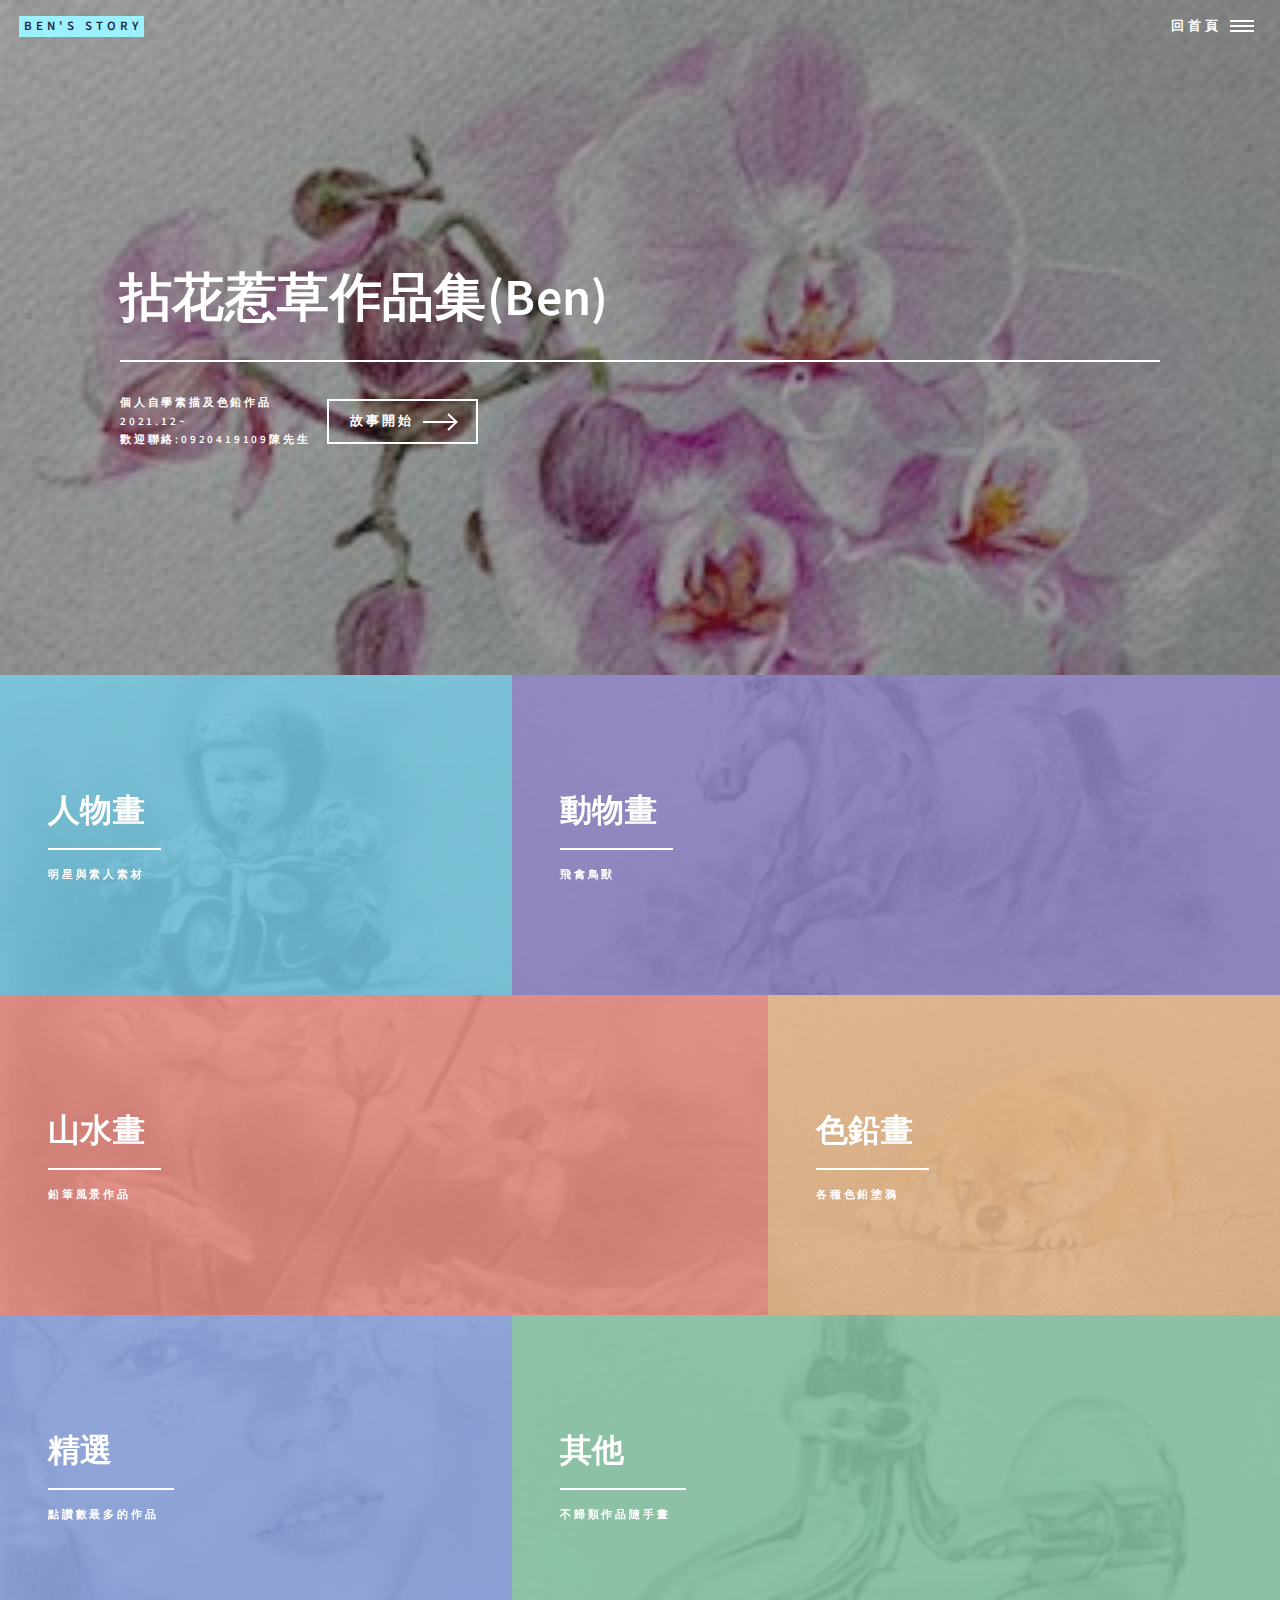
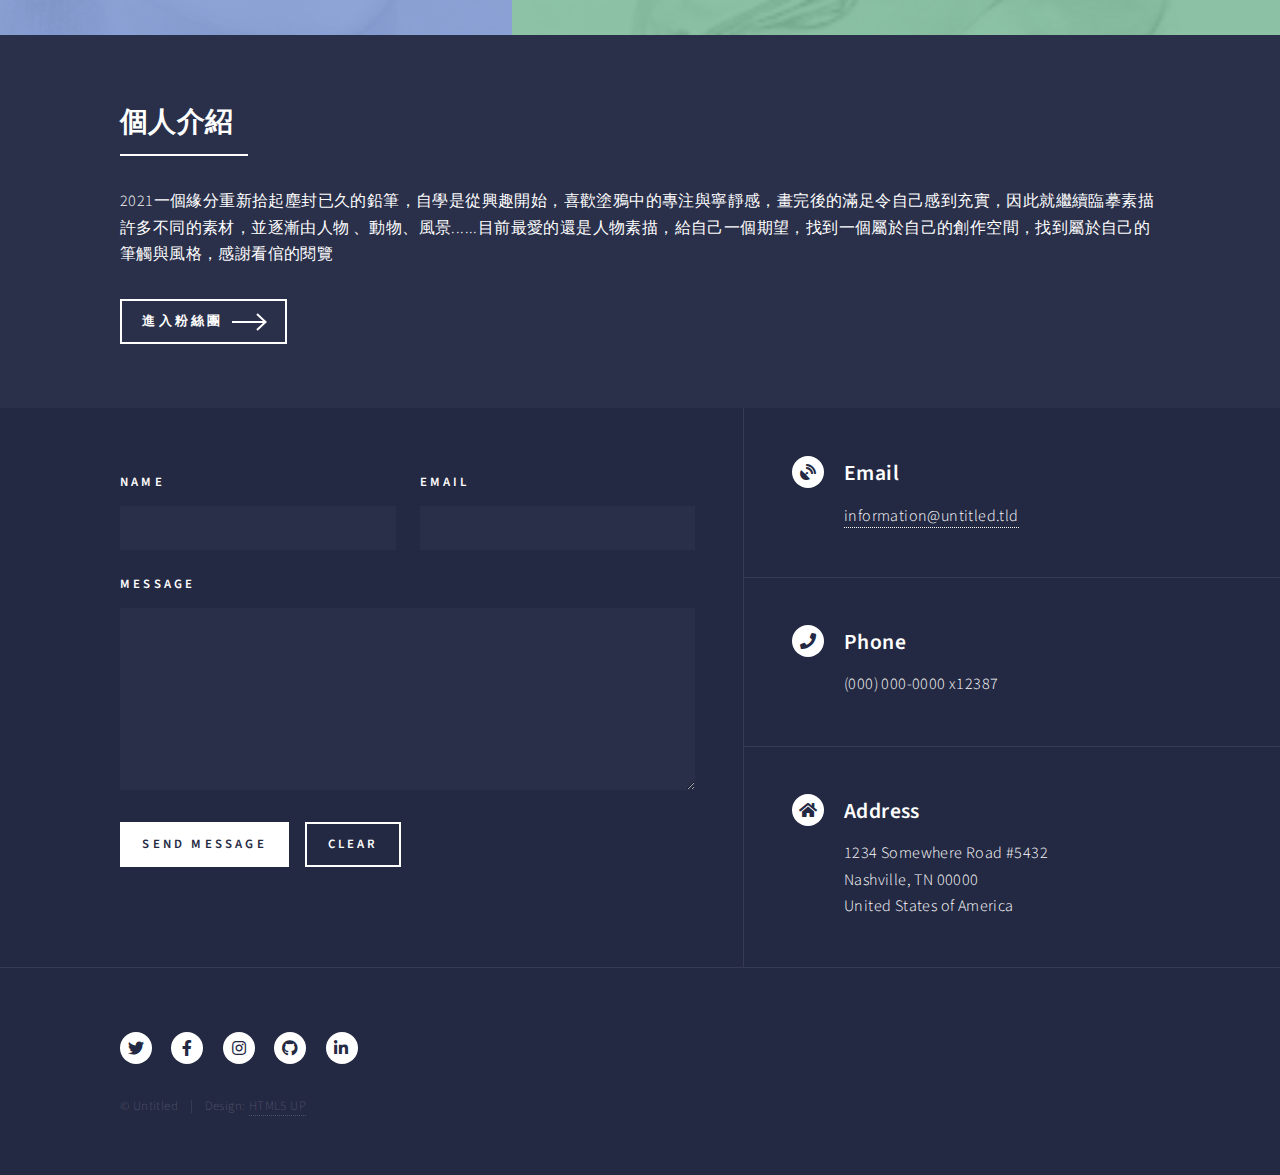
<file: index.html>
<!DOCTYPE HTML>
<!--
	Forty by HTML5 UP
	html5up.net | @ajlkn
	Free for personal and commercial use under the CCA 3.0 license (html5up.net/license)
-->
<html>
	<head>
		<title>picture by myself</title>
		<meta charset="utf-8" />
		<meta name="viewport" content="width=device-width, initial-scale=1, user-scalable=no" />
		<link rel="stylesheet" href="assets/css/main.css" />
		<noscript><link rel="stylesheet" href="assets/css/noscript.css" /></noscript>
	</head>
	<body class="is-preload">
		<div class="btn">+</div>

		<!-- Wrapper -->
			<div id="wrapper">

				<!-- Header -->
					<header id="header" class="alt">
						<a href="index.html" class="logo"><strong>BEN's story</strong></a>
						<nav>
							<a href="#menu">回首頁</a>
						</nav>
					</header>

				<!-- Menu -->
					<nav id="menu">
						<ul class="links">
							<li><a href="index.html">Home</a></li>
							<li><a href="履歷設計/index.html">Landing</a></li>
							<li><a href="generic.html">Generic</a></li>
							<li><a href="elements.html">Elements</a></li>
						</ul>
						<ul class="actions stacked">
							<li><a href="#" class="button primary fit">start</a></li>
							<li><a href="#" class="button fit">Log In</a></li>
						</ul>
					</nav>

				<!-- Banner -->
					<section id="banner" class="major">
						<div class="inner">
							<header class="major">
								<h1>拈花惹草作品集(Ben)</h1>														</h1>
							</header>
							<div class="content">
								<p>個人自學素描及色鉛作品<br/>
								2021.12~<br/>
								歡迎聯絡:0920419109陳先生</p>
								<ul class="actions">
									<li><a href="#one" class="button next scrolly">故事開始</a></li>
								</ul>
							</div>
						</div>
					</section>

				<!-- Main -->
					<div id="main">

						<!-- One -->
							<section id="one" class="tiles">
								<article>
									<span class="image">
										<img src="images/IMG_6665.jpg" alt="" />
									</span>
									<header class="major">
										<h3><a href="人物畫.html" class="link">人物畫</a></h3>
										<p>明星與素人素材</p>
									</header>
								</article>
								<article>
									<span class="image">
										<img src="images/pph.jpg" alt="" />
									</span>
									<header class="major">
										<h3><a href="動物.html" class="link">動物畫</a></h3>
										<p>飛禽鳥獸</p>
									</header>
								</article>
								<article>
									<span class="image">
										<img src="images/ppfiower.jpg" alt="" />
									</span>
									<header class="major">
										<h3><a href="山水畫.html" class="link">山水畫</a></h3>
										<p>鉛筆風景作品</p>
									</header>
								</article>
								<article>
									<span class="image">
										<img src="images/cpdog1.jpg" alt="" />
									</span>
									<header class="major">
										<h3><a href="色鉛筆.html" class="link">色鉛畫</a></h3>
										<p>各種色鉛塗鴉</p>
									</header>
								</article>
								<article>
									<span class="image">
										<img src="images/pp3.jpg" alt="" />
									</span>
									<header class="major">
										<h3><a href="精選.html" class="link">精選</a></h3>
										<p>點讚數最多的作品</p>
									</header>
								</article>
								<article>
									<span class="image">
										<img src="images/IMG_5845.jpg" alt="" />
									</span>
									<header class="major">
										<h3><a href="其他.html" class="link">其他</a></h3>
										<p>不歸類作品隨手畫</p>
									</header>
								</article>
							</section>

						<!-- Two -->
							<section id="two">
								<div class="inner">
									<header class="major">
										<h2>個人介紹</h2>
									</header>
									<p>2021一個緣分重新拾起塵封已久的鉛筆，自學是從興趣開始，喜歡塗鴉中的專注與寧靜感，畫完後的滿足令自己感到充實，因此就繼續臨摹素描許多不同的素材，並逐漸由人物
										、動物、風景......目前最愛的還是人物素描，給自己一個期望，找到一個屬於自己的創作空間，找到屬於自己的筆觸與風格，感謝看倌的閱覽
									</p>
									<ul class="actions">
										<li><a href="landing.html" class="button next">進入粉絲團</a></li>
									</ul>
								</div>
							</section>

					</div>

				<!-- Contact -->
					<section id="contact">
						<div class="inner">
							<section>
								<form method="post" action="#">
									<div class="fields">
										<div class="field half">
											<label for="name">Name</label>
											<input type="text" name="name" id="name" />
										</div>
										<div class="field half">
											<label for="email">Email</label>
											<input type="text" name="email" id="email" />
										</div>
										<div class="field">
											<label for="message">Message</label>
											<textarea name="message" id="message" rows="6"></textarea>
										</div>
									</div>
									<ul class="actions">
										<li><input type="submit" value="Send Message" class="primary" /></li>
										<li><input type="reset" value="Clear" /></li>
									</ul>
								</form>
							</section>
							<section class="split">
								<section>
									<div class="contact-method">
										<span class="icon solid alt fas fa-satellite-dish"></span>
										<h3>Email</h3>
										<a href="#">information@untitled.tld</a>
									</div>
								</section>
								<section>
									<div class="contact-method">
										<span class="icon solid alt fa-phone"></span>
										<h3>Phone</h3>
										<span>(000) 000-0000 x12387</span>
									</div>
								</section>
								<section>
									<div class="contact-method">
										<span class="icon solid alt fa-home"></span>
										<h3>Address</h3>
										<span>1234 Somewhere Road #5432<br />
										Nashville, TN 00000<br />
										United States of America</span>
									</div>
								</section>
							</section>
						</div>
					</section>

				<!-- Footer -->
					<footer id="footer">
						<div class="inner">
							<ul class="icons">
								<li><a href="#" class="icon brands alt fa-twitter"><span class="label">Twitter</span></a></li>
								<li><a href="#" class="icon brands alt fa-facebook-f"><span class="label">Facebook</span></a></li>
								<li><a href="#" class="icon brands alt fa-instagram"><span class="label">Instagram</span></a></li>
								<li><a href="#" class="icon brands alt fa-github"><span class="label">GitHub</span></a></li>
								<li><a href="#" class="icon brands alt fa-linkedin-in"><span class="label">LinkedIn</span></a></li>
							</ul>
							<ul class="copyright">
								<li>&copy; Untitled</li><li>Design: <a href="https://html5up.net">HTML5 UP</a></li>
							</ul>
						</div>
					</footer>

			</div>

		<!-- Scripts -->
			<script src="assets/js/jquery.min.js"></script>
			<script src="assets/js/jquery.scrolly.min.js"></script>
			<script src="assets/js/jquery.scrollex.min.js"></script>
			<script src="assets/js/browser.min.js"></script>
			<script src="assets/js/breakpoints.min.js"></script>
			<script src="assets/js/util.js"></script>
			<script src="assets/js/main.js"></script>

	</body>
</html>
</file>
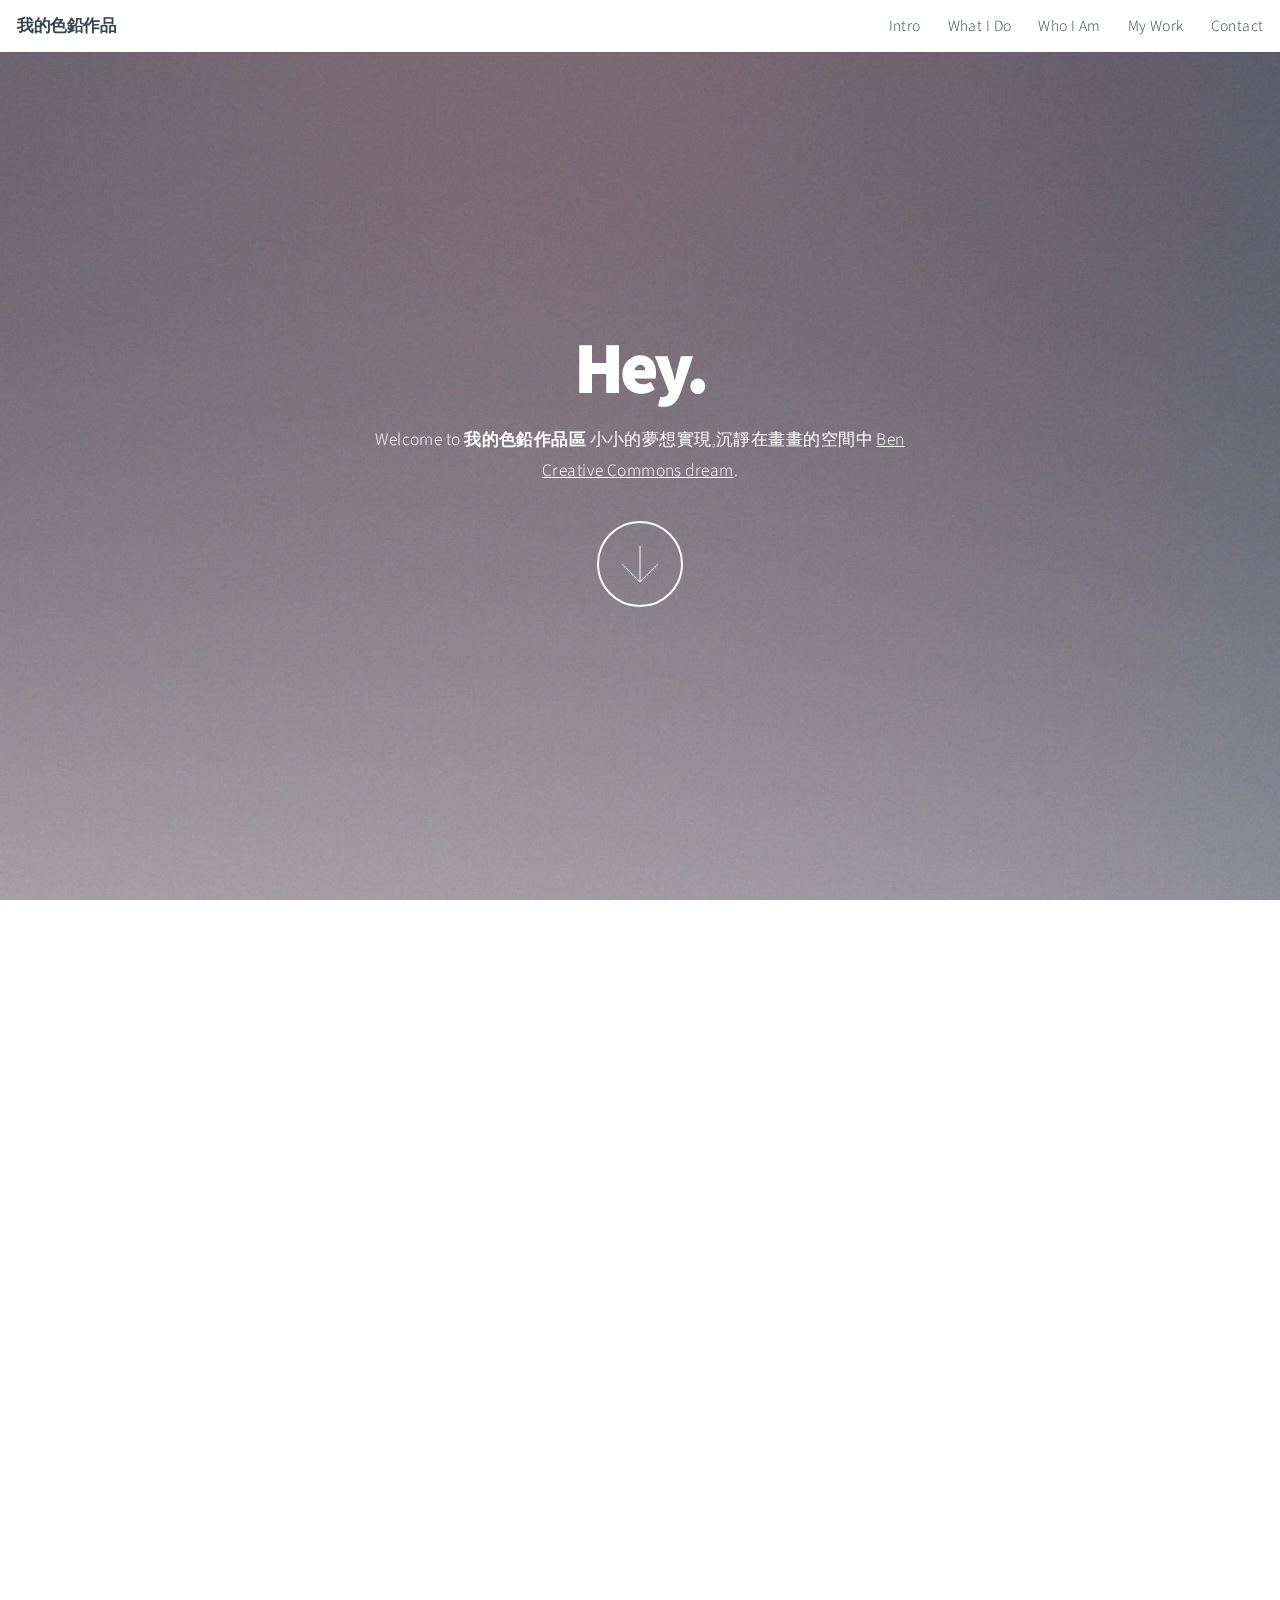
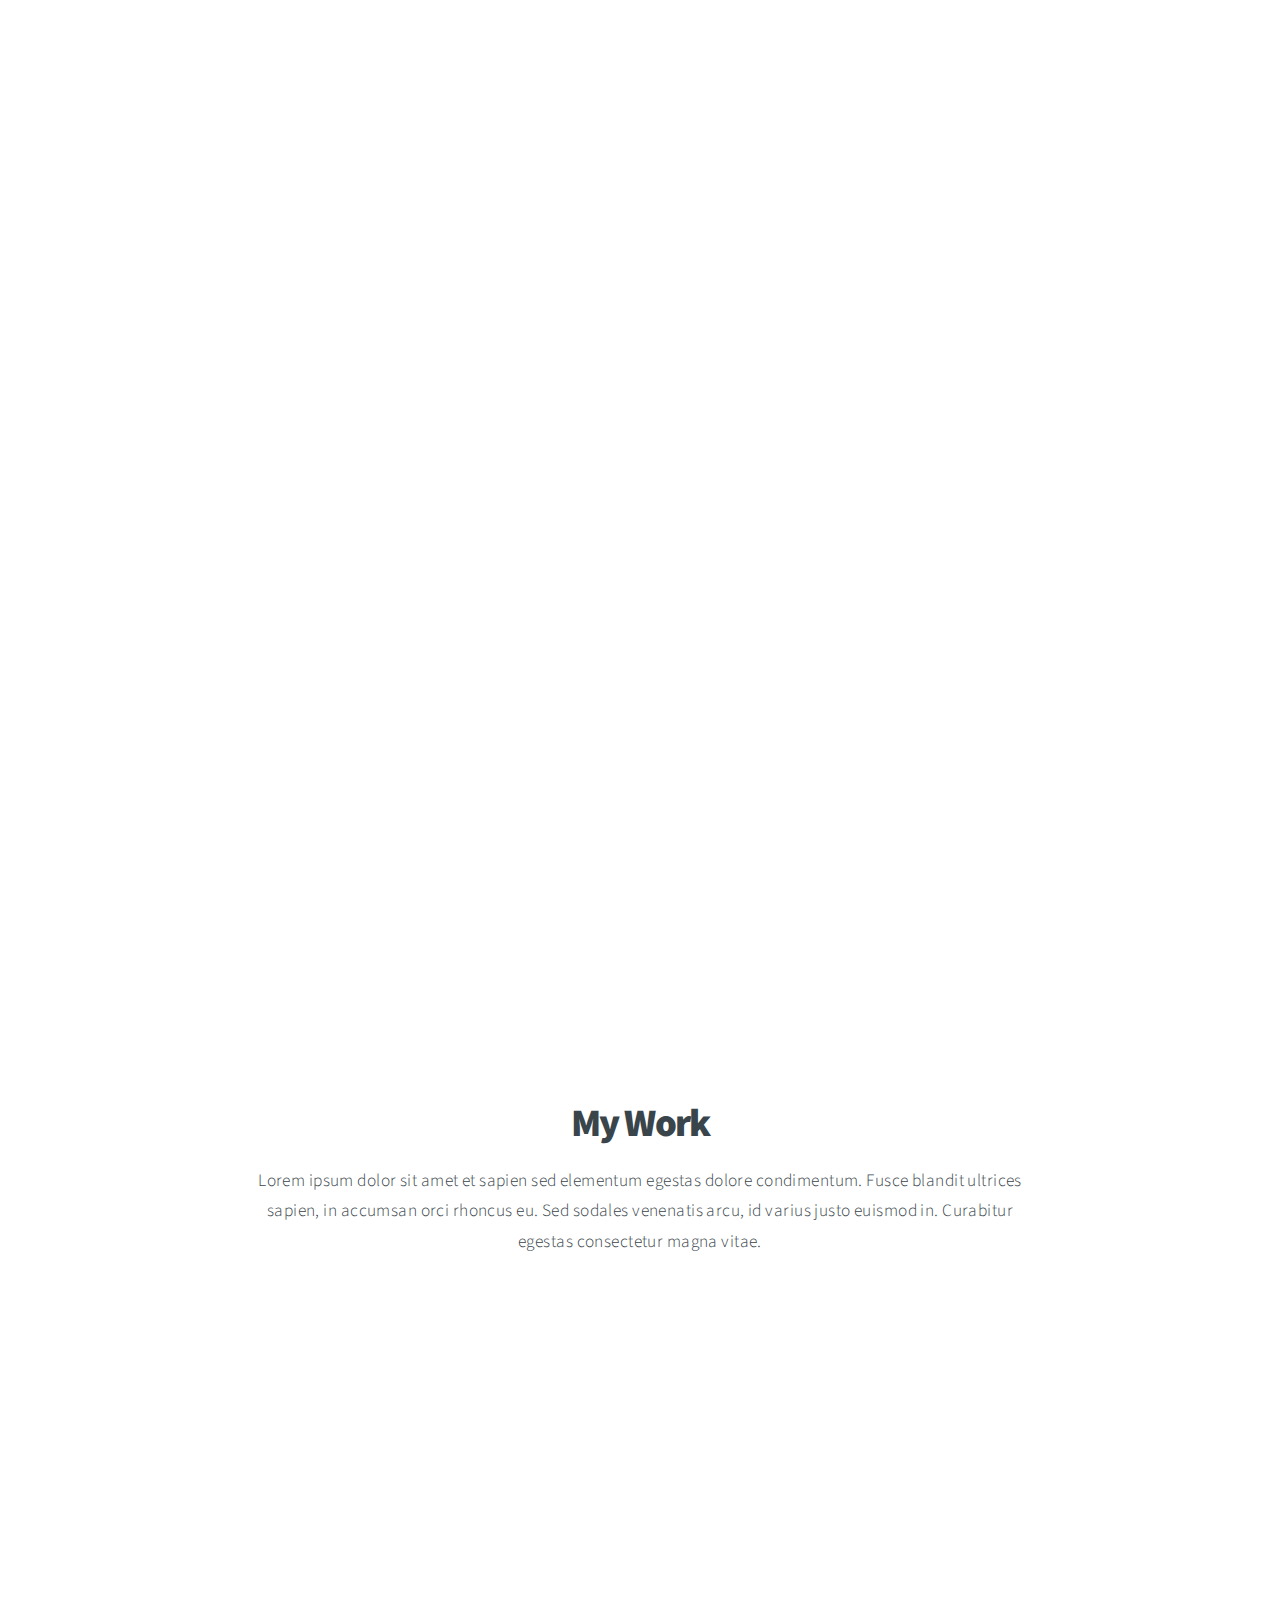
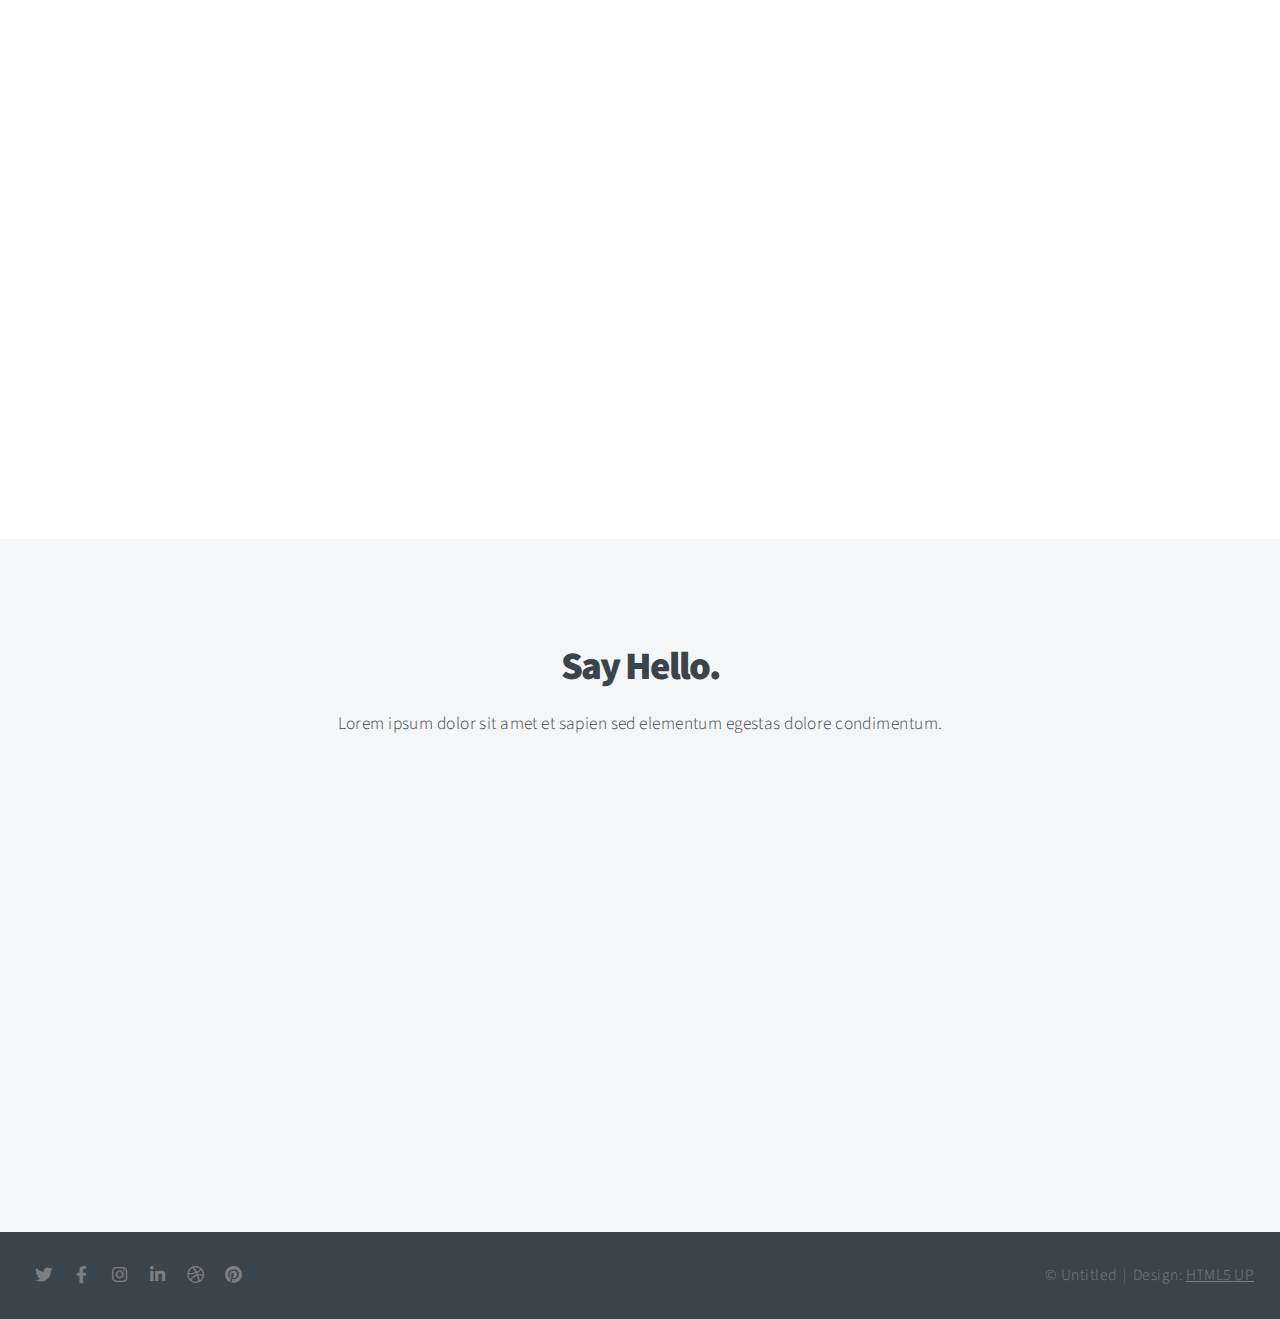
<file: html5up-big-picture/index.html>
<!DOCTYPE HTML>
<!--
	Big Picture by HTML5 UP
	html5up.net | @ajlkn
	Free for personal and commercial use under the CCA 3.0 license (html5up.net/license)
-->
<html>
	<head>
		<title>Big Picture by HTML5 UP</title>
		<meta charset="utf-8" />
		<meta name="viewport" content="width=device-width, initial-scale=1, user-scalable=no" />
		<link rel="stylesheet" href="assets/css/main.css" />
		<noscript><link rel="stylesheet" href="assets/css/noscript.css" /></noscript>
	</head>
	<body class="is-preload">

		<!-- Header -->
			<header id="header">
				<h1>我的色鉛作品</h1>
				<nav>
					<ul>
						<li><a href="#intro">Intro</a></li>
						<li><a href="#one">What I Do</a></li>
						<li><a href="#two">Who I Am</a></li>
						<li><a href="#work">My Work</a></li>
						<li><a href="#contact">Contact</a></li>
					</ul>
				</nav>
			</header>

		<!-- Intro -->
			<section id="intro" class="main style1 dark fullscreen">
				<div class="content">
					<header>
						<h2>Hey.</h2>
					</header>
					<p>Welcome to <strong>我的色鉛作品區</strong> 小小的夢想實現,沉靜在畫畫的空間中 <a href="https://html5up.net">Ben</a><br />
					 <a href="https://html5up.net/license">Creative Commons dream</a>.</p>
					<footer>
						<a href="#one" class="button style2 down">More</a>
					</footer>
				</div>
			</section>

		<!-- One -->
			<section id="one" class="main style2 right dark fullscreen">
				<div class="content box style2">
					<header>
						<h2>What I Do</h2>
					</header>
					<p>Lorem ipsum dolor sit amet et sapien sed elementum egestas dolore condimentum.
					Fusce blandit ultrices sapien, in accumsan orci rhoncus eu. Sed sodales venenatis arcu,
					id varius justo euismod in. Curabitur egestas consectetur magna.</p>
				</div>
				<a href="#two" class="button style2 down anchored">Next</a>
			</section>

		<!-- Two -->
			<section id="two" class="main style2 left dark fullscreen">
				<div class="content box style2">
					<header>
						<h2>Who I Am</h2>
					</header>
					<p>Lorem ipsum dolor sit amet et sapien sed elementum egestas dolore condimentum.
					Fusce blandit ultrices sapien, in accumsan orci rhoncus eu. Sed sodales venenatis arcu,
					id varius justo euismod in. Curabitur egestas consectetur magna.</p>
				</div>
				<a href="#work" class="button style2 down anchored">Next</a>
			</section>

		<!-- Work -->
			<section id="work" class="main style3 primary">
				<div class="content">
					<header>
						<h2>My Work</h2>
						<p>Lorem ipsum dolor sit amet et sapien sed elementum egestas dolore condimentum.
						Fusce blandit ultrices sapien, in accumsan orci rhoncus eu. Sed sodales venenatis
						arcu, id varius justo euismod in. Curabitur egestas consectetur magna vitae.</p>
					</header>

					<!-- Gallery  -->
						<div class="gallery">
							<article class="from-left">
								<a href="images/fulls/01.jpg" class="image fit"><img src="images/thumbs/01.jpg" title="The Anonymous Red" alt="" /></a>
							</article>
							<article class="from-right">
								<a href="images/fulls/02.jpg" class="image fit"><img src="images/thumbs/02.jpg" title="Airchitecture II" alt="" /></a>
							</article>
							<article class="from-left">
								<a href="images/fulls/03.jpg" class="image fit"><img src="images/thumbs/03.jpg" title="Air Lounge" alt="" /></a>
							</article>
							<article class="from-right">
								<a href="images/fulls/04.jpg" class="image fit"><img src="images/thumbs/04.jpg" title="Carry on" alt="" /></a>
							</article>
							<article class="from-left">
								<a href="images/fulls/05.jpg" class="image fit"><img src="images/thumbs/05.jpg" title="The sparkling shell" alt="" /></a>
							</article>
							<article class="from-right">
								<a href="images/fulls/06.jpg" class="image fit"><img src="images/thumbs/06.jpg" title="Bent IX" alt="" /></a>
							</article>
						</div>

				</div>
			</section>

		<!-- Contact -->
			<section id="contact" class="main style3 secondary">
				<div class="content">
					<header>
						<h2>Say Hello.</h2>
						<p>Lorem ipsum dolor sit amet et sapien sed elementum egestas dolore condimentum.</p>
					</header>
					<div class="box">
						<form method="post" action="#">
							<div class="fields">
								<div class="field half"><input type="text" name="name" placeholder="Name" /></div>
								<div class="field half"><input type="email" name="email" placeholder="Email" /></div>
								<div class="field"><textarea name="message" placeholder="Message" rows="6"></textarea></div>
							</div>
							<ul class="actions special">
								<li><input type="submit" value="Send Message" /></li>
							</ul>
						</form>
					</div>
				</div>
			</section>

		<!-- Footer -->
			<footer id="footer">

				<!-- Icons -->
					<ul class="icons">
						<li><a href="#" class="icon brands fa-twitter"><span class="label">Twitter</span></a></li>
						<li><a href="#" class="icon brands fa-facebook-f"><span class="label">Facebook</span></a></li>
						<li><a href="#" class="icon brands fa-instagram"><span class="label">Instagram</span></a></li>
						<li><a href="#" class="icon brands fa-linkedin-in"><span class="label">LinkedIn</span></a></li>
						<li><a href="#" class="icon brands fa-dribbble"><span class="label">Dribbble</span></a></li>
						<li><a href="#" class="icon brands fa-pinterest"><span class="label">Pinterest</span></a></li>
					</ul>

				<!-- Menu -->
					<ul class="menu">
						<li>&copy; Untitled</li><li>Design: <a href="https://html5up.net">HTML5 UP</a></li>
					</ul>

			</footer>

		<!-- Scripts -->
			<script src="assets/js/jquery.min.js"></script>
			<script src="assets/js/jquery.poptrox.min.js"></script>
			<script src="assets/js/jquery.scrolly.min.js"></script>
			<script src="assets/js/jquery.scrollex.min.js"></script>
			<script src="assets/js/browser.min.js"></script>
			<script src="assets/js/breakpoints.min.js"></script>
			<script src="assets/js/util.js"></script>
			<script src="assets/js/main.js"></script>

	</body>
</html>
</file>
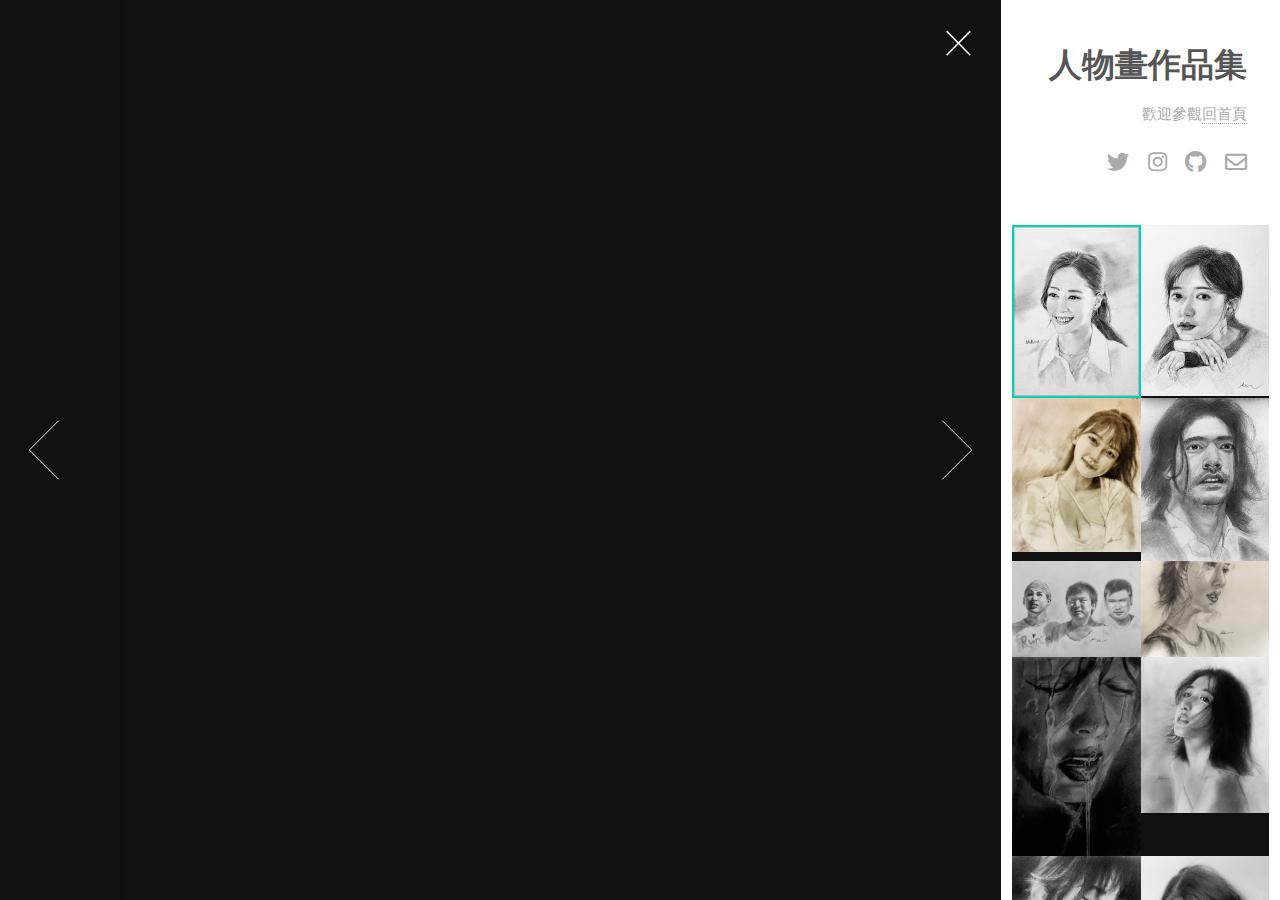
<file: 人物畫/index.html>
<!DOCTYPE HTML>
<!--
	Lens by HTML5 UP
	html5up.net | @ajlkn
	Free for personal and commercial use under the CCA 3.0 license (html5up.net/license)
-->
<html>
	<head>
		<title>Lens by HTML5 UP</title>
		<meta charset="utf-8" />
		<meta name="viewport" content="width=device-width, initial-scale=1, user-scalable=no" />
		<link rel="stylesheet" href="assets/css/main.css" />
		<noscript><link rel="stylesheet" href="assets/css/noscript.css" /></noscript>
	</head>
	<body class="is-preload-0 is-preload-1 is-preload-2">

		<!-- Main -->
			<div id="main">

				<!-- Header -->
					<header id="header">
						<h1>人物畫作品集</h1>
						<p>歡迎參觀<a href="..\index.html">回首頁</a></p>
						<ul class="icons">
							<li><a href="#" class="icon brands fa-twitter"><span class="label">Twitter</span></a></li>
							<li><a href="#" class="icon brands fa-instagram"><span class="label">Instagram</span></a></li>
							<li><a href="#" class="icon brands fa-github"><span class="label">Github</span></a></li>
							<li><a href="#" class="icon fa-envelope"><span class="label">Email</span></a></li>
						</ul>
					</header>

				<!-- Thumbnail -->
					<section id="thumbnails">
						<article>
							<a class="thumbnail" href="../images/pp33.jpg" data-position="left center"><img src="../images/pp33.jpg" alt="" /></a>
							<h2>Diam tempus accumsan</h2>
							<p>Lorem ipsum dolor sit amet, consectetur adipiscing elit.</p>
						</article>
						<article>
							<a class="thumbnail" href="../images/pp17.jpg"><img src="../images/pp17.jpg" alt="" /></a>
							<h2>Vivamus convallis libero</h2>
							<p>Sed velit lacus, laoreet at venenatis convallis in lorem tincidunt.</p>
						</article>
						<article>
							<a class="thumbnail" href="../images/pp9.jpg" data-position="top center"><img src="../images/pp9.jpg" alt="" /></a>
							<h2>Nec accumsan enim felis</h2>
							<p>Maecenas eleifend tellus ut turpis eleifend, vitae pretium faucibus.</p>
						</article>
						<article>
							<a class="thumbnail" href="../images/PP1.jpg"><img src="../images/PP1.jpg" alt="" /></a>
							<h2>Donec maximus nisi eget</h2>
							<p>Tristique in nulla vel congue. Sed sociis natoque parturient nascetur.</p>
						</article>
						<article>
							<a class="thumbnail" href="../images/pp15.jpg" data-position="top center"><img src="../images/pp15.jpg" alt="" /></a>
							<h2>Nullam vitae nunc vulputate</h2>
							<p>In pellentesque cursus velit id posuere. Donec vehicula nulla.</p>
						</article>
						<article>
							<a class="thumbnail" href="../images/40.jpg"><img src="../images/40.jpg" alt="" /></a>
							<h2>Phasellus magna faucibus</h2>
							<p>Nulla dignissim libero maximus tellus varius dictum ut posuere magna.</p>
						</article>
						<article>
							<a class="thumbnail" href="../images/pp21.jpg"><img src="../images/pp21.jpg" alt="" /></a>
							<h2>Proin quis mauris</h2>
							<p>Etiam ultricies, lorem quis efficitur porttitor, facilisis ante orci urna.</p>
						</article>
						<article>
							<a class="thumbnail" href="../images/pp6.jpg"><img src="../images/pp6.jpg" alt="" /></a>
							<h2>Gravida quis varius enim</h2>
							<p>Nunc egestas congue lorem. Nullam dictum placerat ex sapien tortor mattis.</p>
						</article>
						<article>
							<a class="thumbnail" href="../images/pp13.jpg"><img src="../images/pp13.jpg" alt="" /></a>
							<h2>Morbi eget vitae adipiscing</h2>
							<p>In quis vulputate dui. Maecenas metus elit, dictum praesent lacinia lacus.</p>
						</article>
						<article>
							<a class="thumbnail" href="../images/pp31.jpg"><img src="../images/pp31.jpg" alt="" /></a>
							<h2>Habitant tristique senectus</h2>
							<p>Vestibulum ante ipsum primis in faucibus orci luctus ac tincidunt dolor.</p>
						</article>
						<article>
							<a class="thumbnail" href="../images/PP雨天.jpg"><img src="../images/PP雨天.jpg" alt="" /></a>
							<h2>Pharetra ex non faucibus</h2>
							<p>Ut sed magna euismod leo laoreet congue. Fusce congue enim ultricies.</p>
						</article>
						<article>
							<a class="thumbnail" href="../images/pp34.jpg"><img src="../images/pp34.jpg" alt="" /></a>
							<h2>Mattis lorem sodales</h2>
							<p>Feugiat auctor leo massa, nec vestibulum nisl erat faucibus, rutrum nulla.</p>
						</article>
					</section>

				<!-- Footer -->
					<footer id="footer">
						<ul class="copyright">
							<li>&copy; Untitled.</li><li>Design: <a href="http://html5up.net">HTML5 UP</a>.</li>
						</ul>
					</footer>

			</div>

		<!-- Scripts -->
			<script src="assets/js/jquery.min.js"></script>
			<script src="assets/js/browser.min.js"></script>
			<script src="assets/js/breakpoints.min.js"></script>
			<script src="assets/js/main.js"></script>

	</body>
</html>
</file>
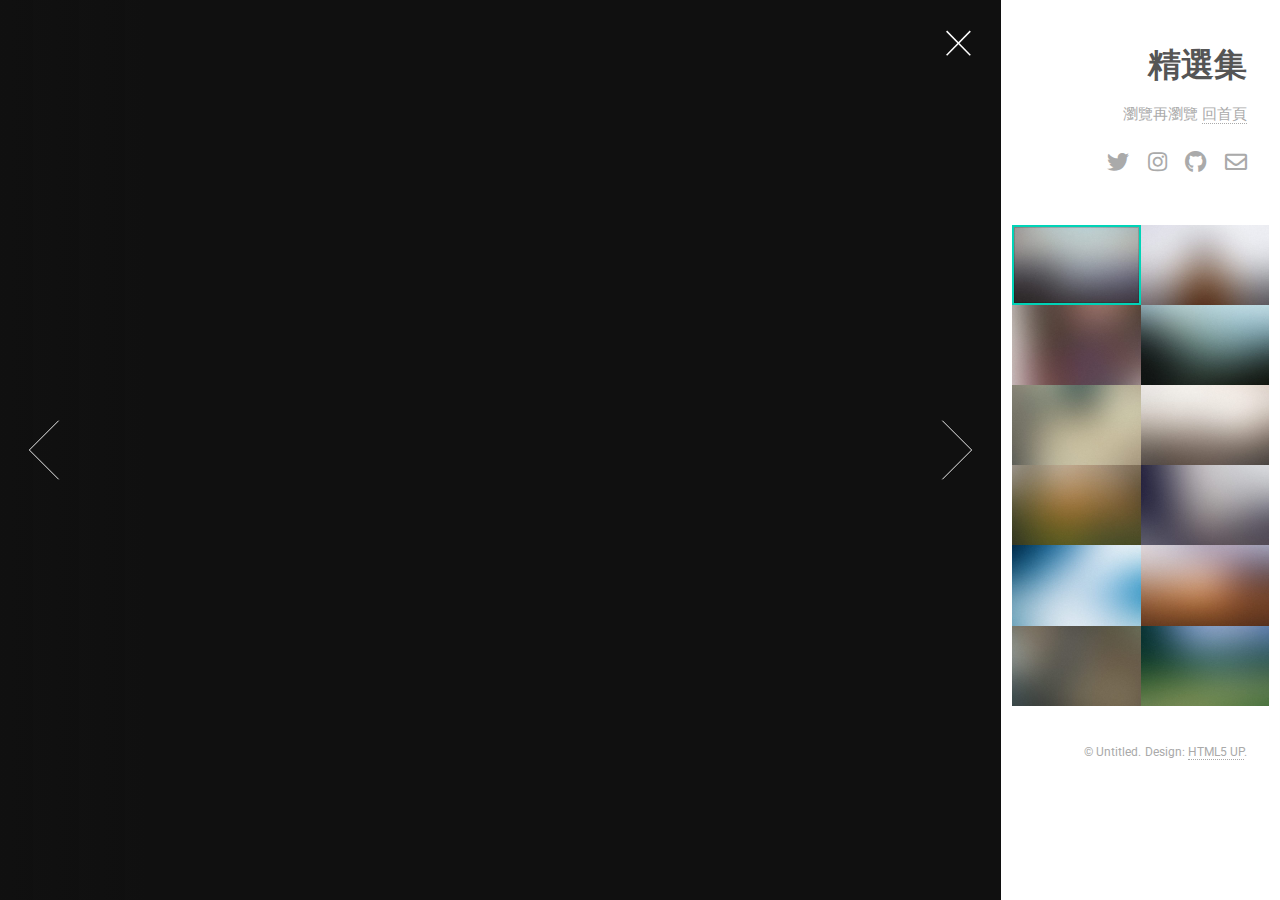
<file: 精選/index.html>
<!DOCTYPE HTML>
<!--
	Lens by HTML5 UP
	html5up.net | @ajlkn
	Free for personal and commercial use under the CCA 3.0 license (html5up.net/license)
-->
<html>
	<head>
		<title>Lens by HTML5 UP</title>
		<meta charset="utf-8" />
		<meta name="viewport" content="width=device-width, initial-scale=1, user-scalable=no" />
		<link rel="stylesheet" href="assets/css/main.css" />
		<noscript><link rel="stylesheet" href="assets/css/noscript.css" /></noscript>
	</head>
	<body class="is-preload-0 is-preload-1 is-preload-2">

		<!-- Main -->
			<div id="main">

				<!-- Header -->
					<header id="header">
						<h1>精選集</h1>
						<p>瀏覽再瀏覽 <a href="..\index.html">回首頁</a></p>
						<ul class="icons">
							<li><a href="#" class="icon brands fa-twitter"><span class="label">Twitter</span></a></li>
							<li><a href="#" class="icon brands fa-instagram"><span class="label">Instagram</span></a></li>
							<li><a href="#" class="icon brands fa-github"><span class="label">Github</span></a></li>
							<li><a href="#" class="icon fa-envelope"><span class="label">Email</span></a></li>
						</ul>
					</header>

				<!-- Thumbnail -->
					<section id="thumbnails">
						<article>
							<a class="thumbnail" href="images/fulls/01.jpg" data-position="left center"><img src="images/thumbs/01.jpg" alt="" /></a>
							<h2>Diam tempus accumsan</h2>
							<p>Lorem ipsum dolor sit amet, consectetur adipiscing elit.</p>
						</article>
						<article>
							<a class="thumbnail" href="images/fulls/02.jpg"><img src="images/thumbs/02.jpg" alt="" /></a>
							<h2>Vivamus convallis libero</h2>
							<p>Sed velit lacus, laoreet at venenatis convallis in lorem tincidunt.</p>
						</article>
						<article>
							<a class="thumbnail" href="images/fulls/03.jpg" data-position="top center"><img src="images/thumbs/03.jpg" alt="" /></a>
							<h2>Nec accumsan enim felis</h2>
							<p>Maecenas eleifend tellus ut turpis eleifend, vitae pretium faucibus.</p>
						</article>
						<article>
							<a class="thumbnail" href="images/fulls/04.jpg"><img src="images/thumbs/04.jpg" alt="" /></a>
							<h2>Donec maximus nisi eget</h2>
							<p>Tristique in nulla vel congue. Sed sociis natoque parturient nascetur.</p>
						</article>
						<article>
							<a class="thumbnail" href="images/fulls/05.jpg" data-position="top center"><img src="images/thumbs/05.jpg" alt="" /></a>
							<h2>Nullam vitae nunc vulputate</h2>
							<p>In pellentesque cursus velit id posuere. Donec vehicula nulla.</p>
						</article>
						<article>
							<a class="thumbnail" href="images/fulls/06.jpg"><img src="images/thumbs/06.jpg" alt="" /></a>
							<h2>Phasellus magna faucibus</h2>
							<p>Nulla dignissim libero maximus tellus varius dictum ut posuere magna.</p>
						</article>
						<article>
							<a class="thumbnail" href="images/fulls/07.jpg"><img src="images/thumbs/07.jpg" alt="" /></a>
							<h2>Proin quis mauris</h2>
							<p>Etiam ultricies, lorem quis efficitur porttitor, facilisis ante orci urna.</p>
						</article>
						<article>
							<a class="thumbnail" href="images/fulls/08.jpg"><img src="images/thumbs/08.jpg" alt="" /></a>
							<h2>Gravida quis varius enim</h2>
							<p>Nunc egestas congue lorem. Nullam dictum placerat ex sapien tortor mattis.</p>
						</article>
						<article>
							<a class="thumbnail" href="images/fulls/09.jpg"><img src="images/thumbs/09.jpg" alt="" /></a>
							<h2>Morbi eget vitae adipiscing</h2>
							<p>In quis vulputate dui. Maecenas metus elit, dictum praesent lacinia lacus.</p>
						</article>
						<article>
							<a class="thumbnail" href="images/fulls/10.jpg"><img src="images/thumbs/10.jpg" alt="" /></a>
							<h2>Habitant tristique senectus</h2>
							<p>Vestibulum ante ipsum primis in faucibus orci luctus ac tincidunt dolor.</p>
						</article>
						<article>
							<a class="thumbnail" href="images/fulls/11.jpg"><img src="images/thumbs/11.jpg" alt="" /></a>
							<h2>Pharetra ex non faucibus</h2>
							<p>Ut sed magna euismod leo laoreet congue. Fusce congue enim ultricies.</p>
						</article>
						<article>
							<a class="thumbnail" href="images/fulls/12.jpg"><img src="images/thumbs/12.jpg" alt="" /></a>
							<h2>Mattis lorem sodales</h2>
							<p>Feugiat auctor leo massa, nec vestibulum nisl erat faucibus, rutrum nulla.</p>
						</article>
					</section>

				<!-- Footer -->
					<footer id="footer">
						<ul class="copyright">
							<li>&copy; Untitled.</li><li>Design: <a href="http://html5up.net">HTML5 UP</a>.</li>
						</ul>
					</footer>

			</div>

		<!-- Scripts -->
			<script src="assets/js/jquery.min.js"></script>
			<script src="assets/js/browser.min.js"></script>
			<script src="assets/js/breakpoints.min.js"></script>
			<script src="assets/js/main.js"></script>

	</body>
</html>
</file>
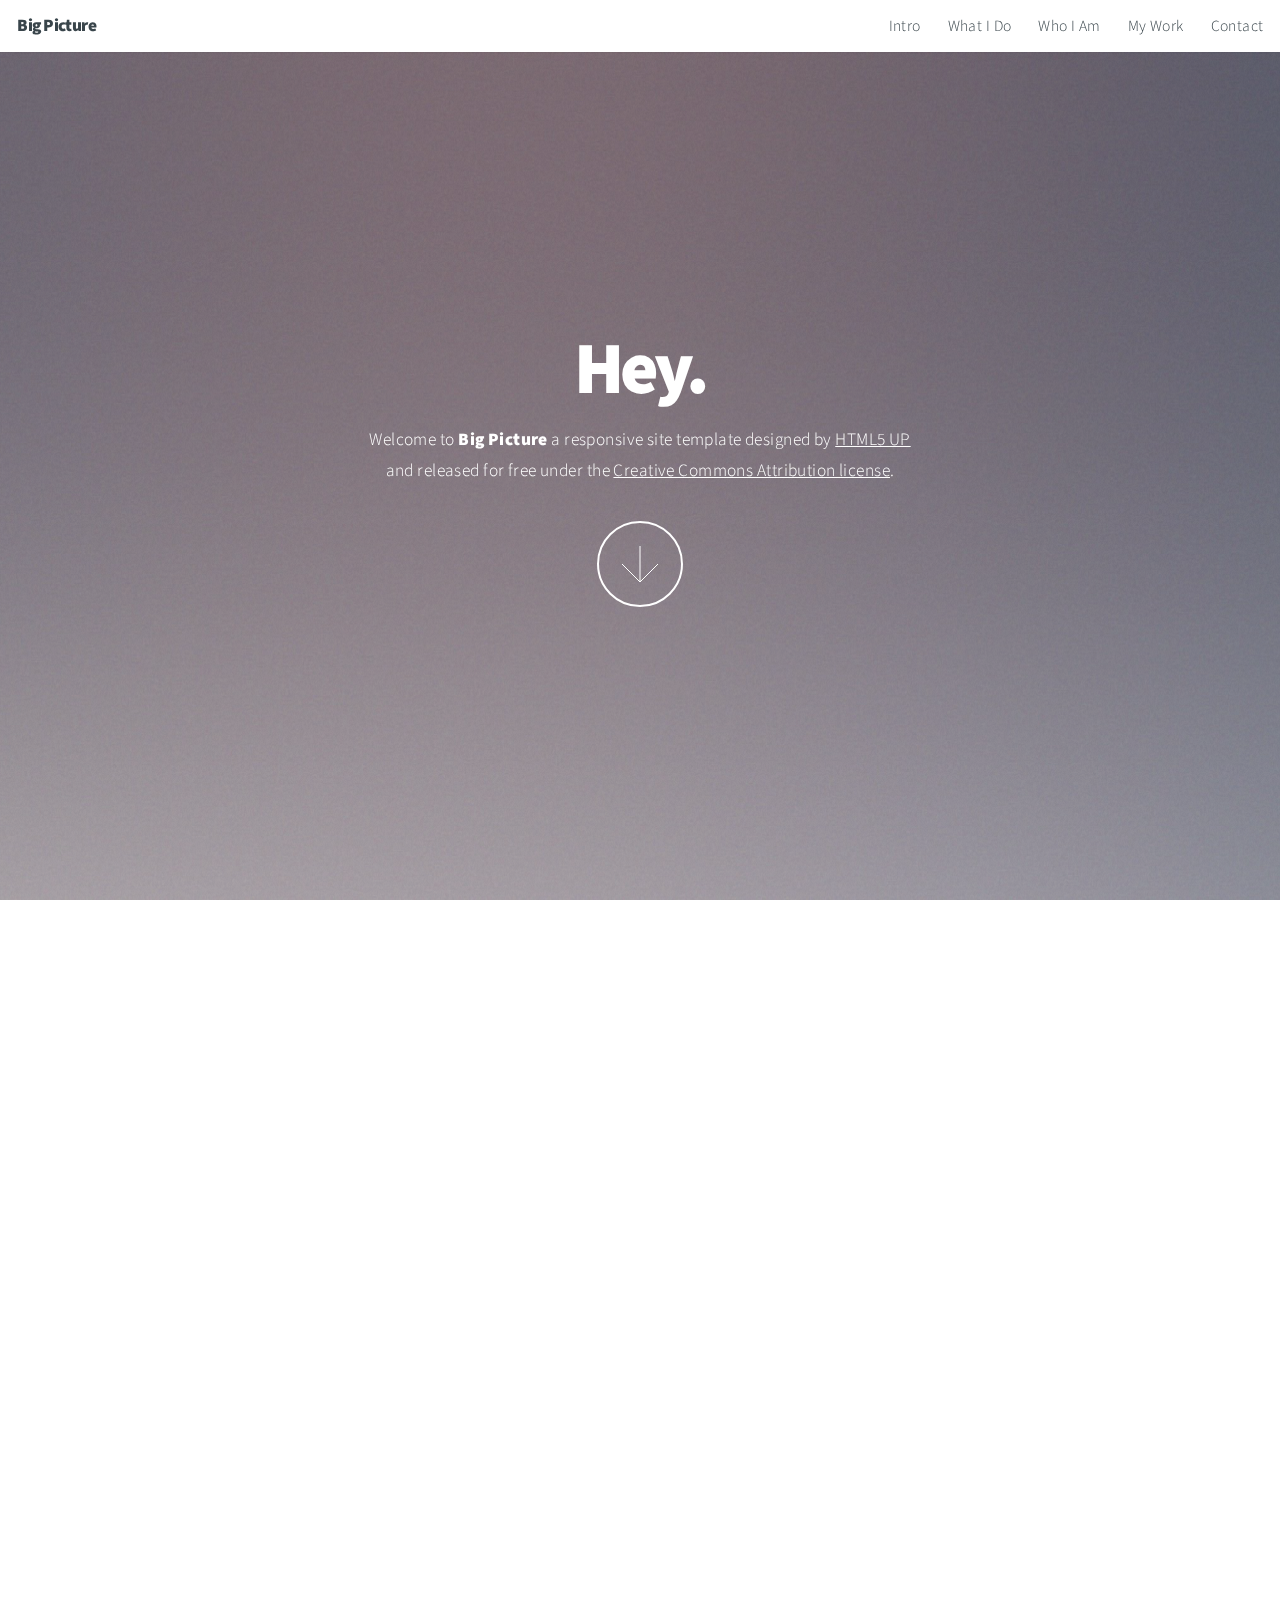
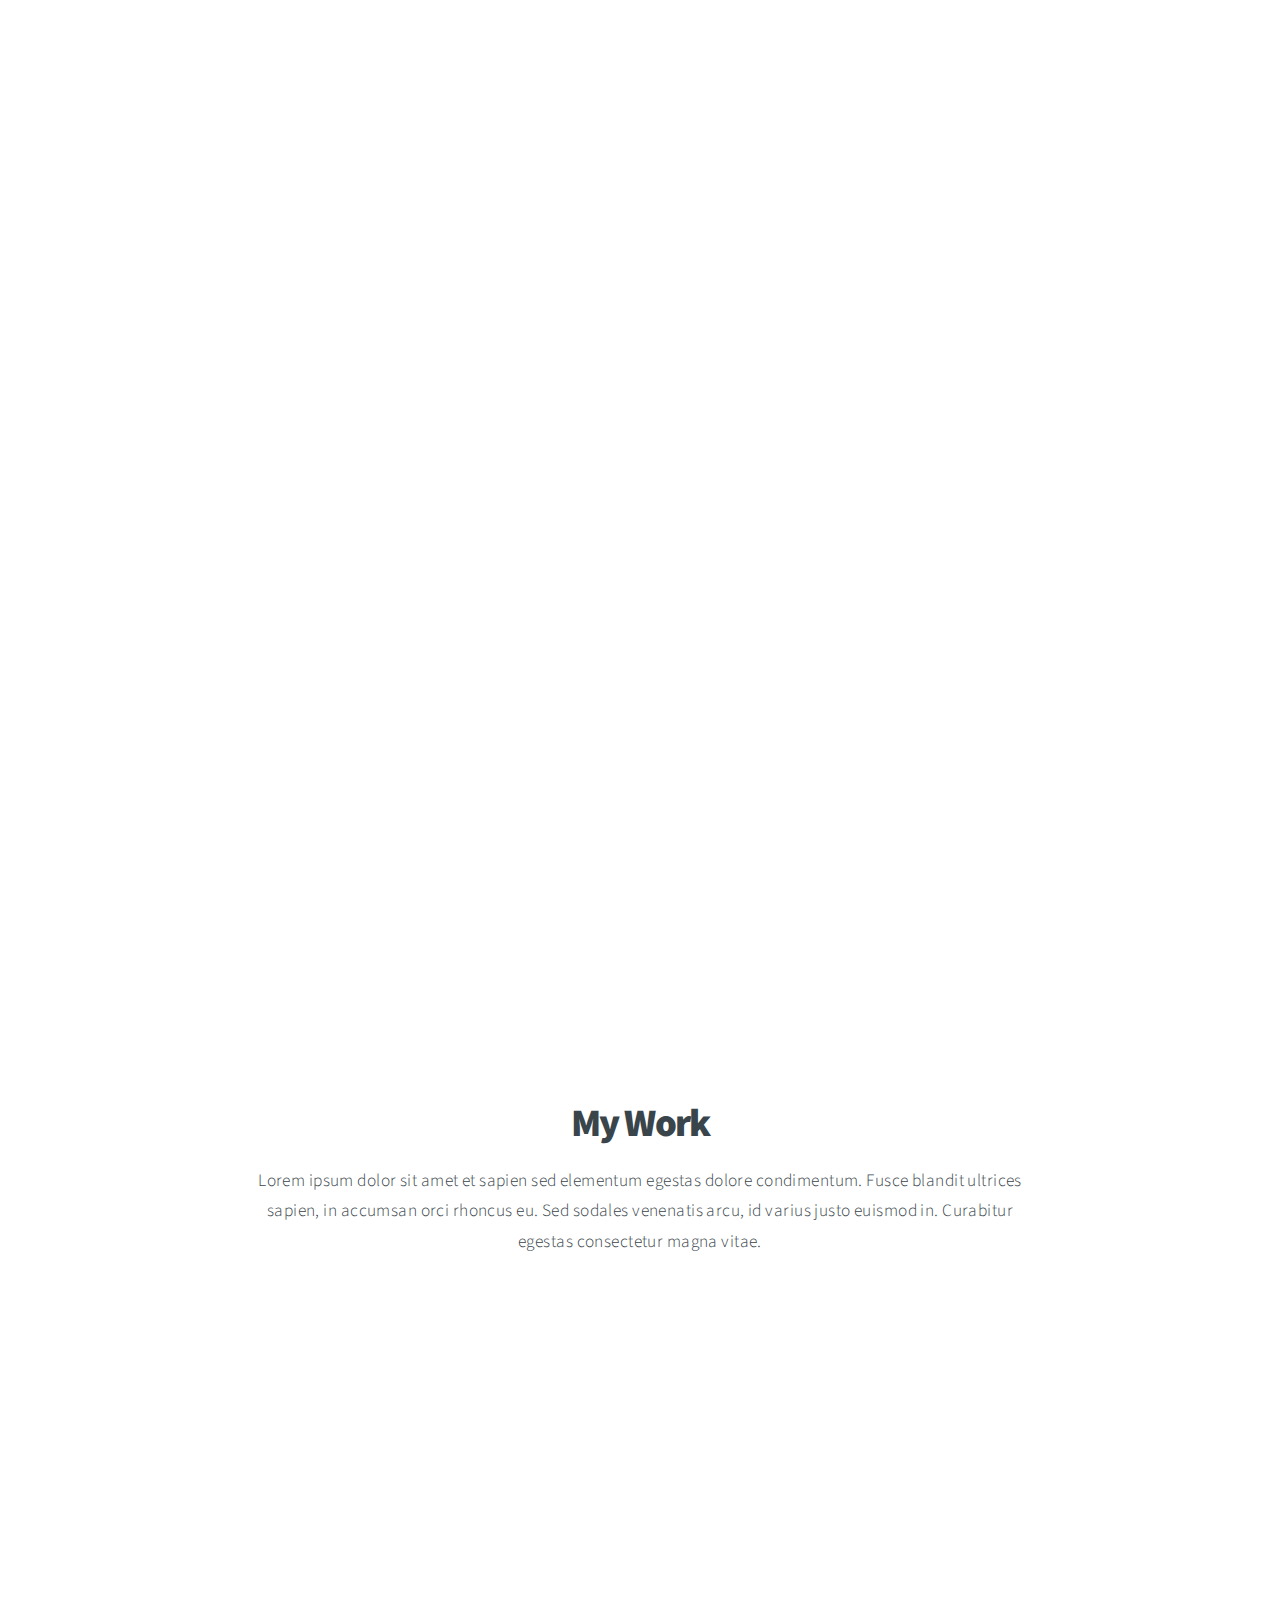
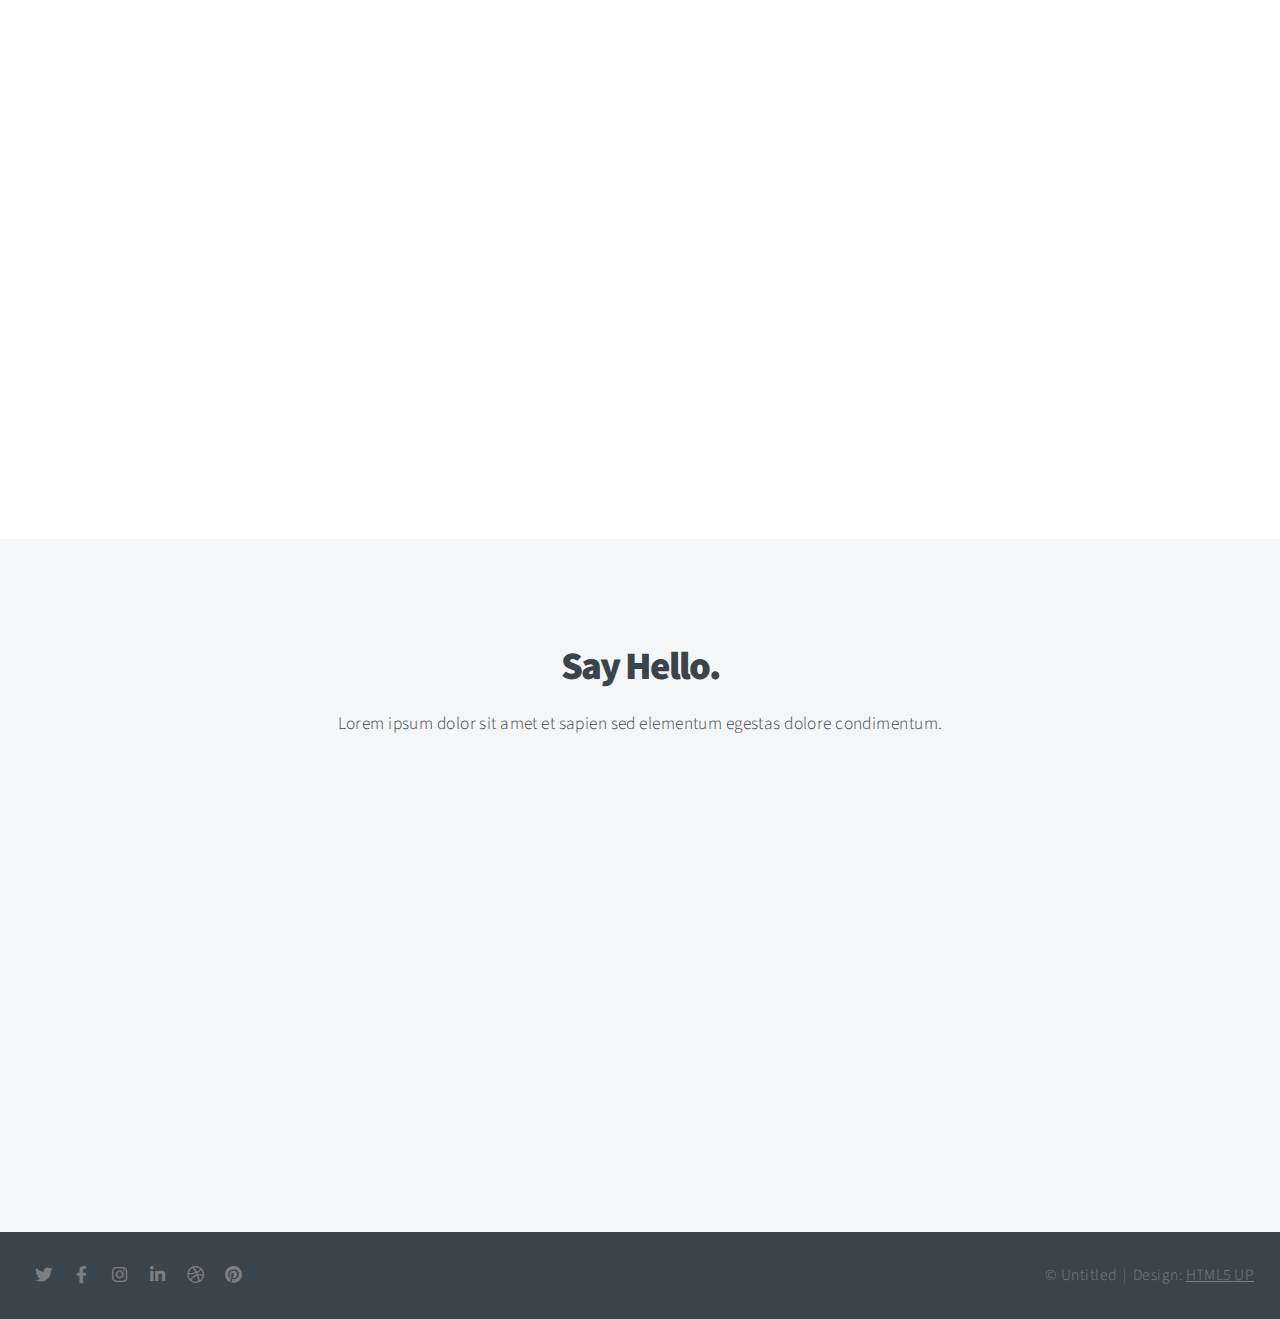
<file: 色鉛筆/index.html>
<!DOCTYPE HTML>
<!--
	Big Picture by HTML5 UP
	html5up.net | @ajlkn
	Free for personal and commercial use under the CCA 3.0 license (html5up.net/license)
-->
<html>
	<head>
		<title>Big Picture by HTML5 UP</title>
		<meta charset="utf-8" />
		<meta name="viewport" content="width=device-width, initial-scale=1, user-scalable=no" />
		<link rel="stylesheet" href="assets/css/main.css" />
		<noscript><link rel="stylesheet" href="assets/css/noscript.css" /></noscript>
	</head>
	<body class="is-preload">

		<!-- Header -->
			<header id="header">
				<h1>Big Picture</h1>
				<nav>
					<ul>
						<li><a href="#intro">Intro</a></li>
						<li><a href="#one">What I Do</a></li>
						<li><a href="#two">Who I Am</a></li>
						<li><a href="#work">My Work</a></li>
						<li><a href="#contact">Contact</a></li>
					</ul>
				</nav>
			</header>

		<!-- Intro -->
			<section id="intro" class="main style1 dark fullscreen">
				<div class="content">
					<header>
						<h2>Hey.</h2>
					</header>
					<p>Welcome to <strong>Big Picture</strong> a responsive site template designed by <a href="https://html5up.net">HTML5 UP</a><br />
					and released for free under the <a href="https://html5up.net/license">Creative Commons Attribution license</a>.</p>
					<footer>
						<a href="#one" class="button style2 down">More</a>
					</footer>
				</div>
			</section>

		<!-- One -->
			<section id="one" class="main style2 right dark fullscreen">
				<div class="content box style2">
					<header>
						<h2>What I Do</h2>
					</header>
					<p>Lorem ipsum dolor sit amet et sapien sed elementum egestas dolore condimentum.
					Fusce blandit ultrices sapien, in accumsan orci rhoncus eu. Sed sodales venenatis arcu,
					id varius justo euismod in. Curabitur egestas consectetur magna.</p>
				</div>
				<a href="#two" class="button style2 down anchored">Next</a>
			</section>

		<!-- Two -->
			<section id="two" class="main style2 left dark fullscreen">
				<div class="content box style2">
					<header>
						<h2>Who I Am</h2>
					</header>
					<p>Lorem ipsum dolor sit amet et sapien sed elementum egestas dolore condimentum.
					Fusce blandit ultrices sapien, in accumsan orci rhoncus eu. Sed sodales venenatis arcu,
					id varius justo euismod in. Curabitur egestas consectetur magna.</p>
				</div>
				<a href="#work" class="button style2 down anchored">Next</a>
			</section>

		<!-- Work -->
			<section id="work" class="main style3 primary">
				<div class="content">
					<header>
						<h2>My Work</h2>
						<p>Lorem ipsum dolor sit amet et sapien sed elementum egestas dolore condimentum.
						Fusce blandit ultrices sapien, in accumsan orci rhoncus eu. Sed sodales venenatis
						arcu, id varius justo euismod in. Curabitur egestas consectetur magna vitae.</p>
					</header>

					<!-- Gallery  -->
						<div class="gallery">
							<article class="from-left">
								<a href="images/fulls/01.jpg" class="image fit"><img src="images/thumbs/01.jpg" title="The Anonymous Red" alt="" /></a>
							</article>
							<article class="from-right">
								<a href="images/fulls/02.jpg" class="image fit"><img src="images/thumbs/02.jpg" title="Airchitecture II" alt="" /></a>
							</article>
							<article class="from-left">
								<a href="images/fulls/03.jpg" class="image fit"><img src="images/thumbs/03.jpg" title="Air Lounge" alt="" /></a>
							</article>
							<article class="from-right">
								<a href="images/fulls/04.jpg" class="image fit"><img src="images/thumbs/04.jpg" title="Carry on" alt="" /></a>
							</article>
							<article class="from-left">
								<a href="images/fulls/05.jpg" class="image fit"><img src="images/thumbs/05.jpg" title="The sparkling shell" alt="" /></a>
							</article>
							<article class="from-right">
								<a href="images/fulls/06.jpg" class="image fit"><img src="images/thumbs/06.jpg" title="Bent IX" alt="" /></a>
							</article>
						</div>

				</div>
			</section>

		<!-- Contact -->
			<section id="contact" class="main style3 secondary">
				<div class="content">
					<header>
						<h2>Say Hello.</h2>
						<p>Lorem ipsum dolor sit amet et sapien sed elementum egestas dolore condimentum.</p>
					</header>
					<div class="box">
						<form method="post" action="#">
							<div class="fields">
								<div class="field half"><input type="text" name="name" placeholder="Name" /></div>
								<div class="field half"><input type="email" name="email" placeholder="Email" /></div>
								<div class="field"><textarea name="message" placeholder="Message" rows="6"></textarea></div>
							</div>
							<ul class="actions special">
								<li><input type="submit" value="Send Message" /></li>
							</ul>
						</form>
					</div>
				</div>
			</section>

		<!-- Footer -->
			<footer id="footer">

				<!-- Icons -->
					<ul class="icons">
						<li><a href="#" class="icon brands fa-twitter"><span class="label">Twitter</span></a></li>
						<li><a href="#" class="icon brands fa-facebook-f"><span class="label">Facebook</span></a></li>
						<li><a href="#" class="icon brands fa-instagram"><span class="label">Instagram</span></a></li>
						<li><a href="#" class="icon brands fa-linkedin-in"><span class="label">LinkedIn</span></a></li>
						<li><a href="#" class="icon brands fa-dribbble"><span class="label">Dribbble</span></a></li>
						<li><a href="#" class="icon brands fa-pinterest"><span class="label">Pinterest</span></a></li>
					</ul>

				<!-- Menu -->
					<ul class="menu">
						<li>&copy; Untitled</li><li>Design: <a href="https://html5up.net">HTML5 UP</a></li>
					</ul>

			</footer>

		<!-- Scripts -->
			<script src="assets/js/jquery.min.js"></script>
			<script src="assets/js/jquery.poptrox.min.js"></script>
			<script src="assets/js/jquery.scrolly.min.js"></script>
			<script src="assets/js/jquery.scrollex.min.js"></script>
			<script src="assets/js/browser.min.js"></script>
			<script src="assets/js/breakpoints.min.js"></script>
			<script src="assets/js/util.js"></script>
			<script src="assets/js/main.js"></script>

	</body>
</html>
</file>
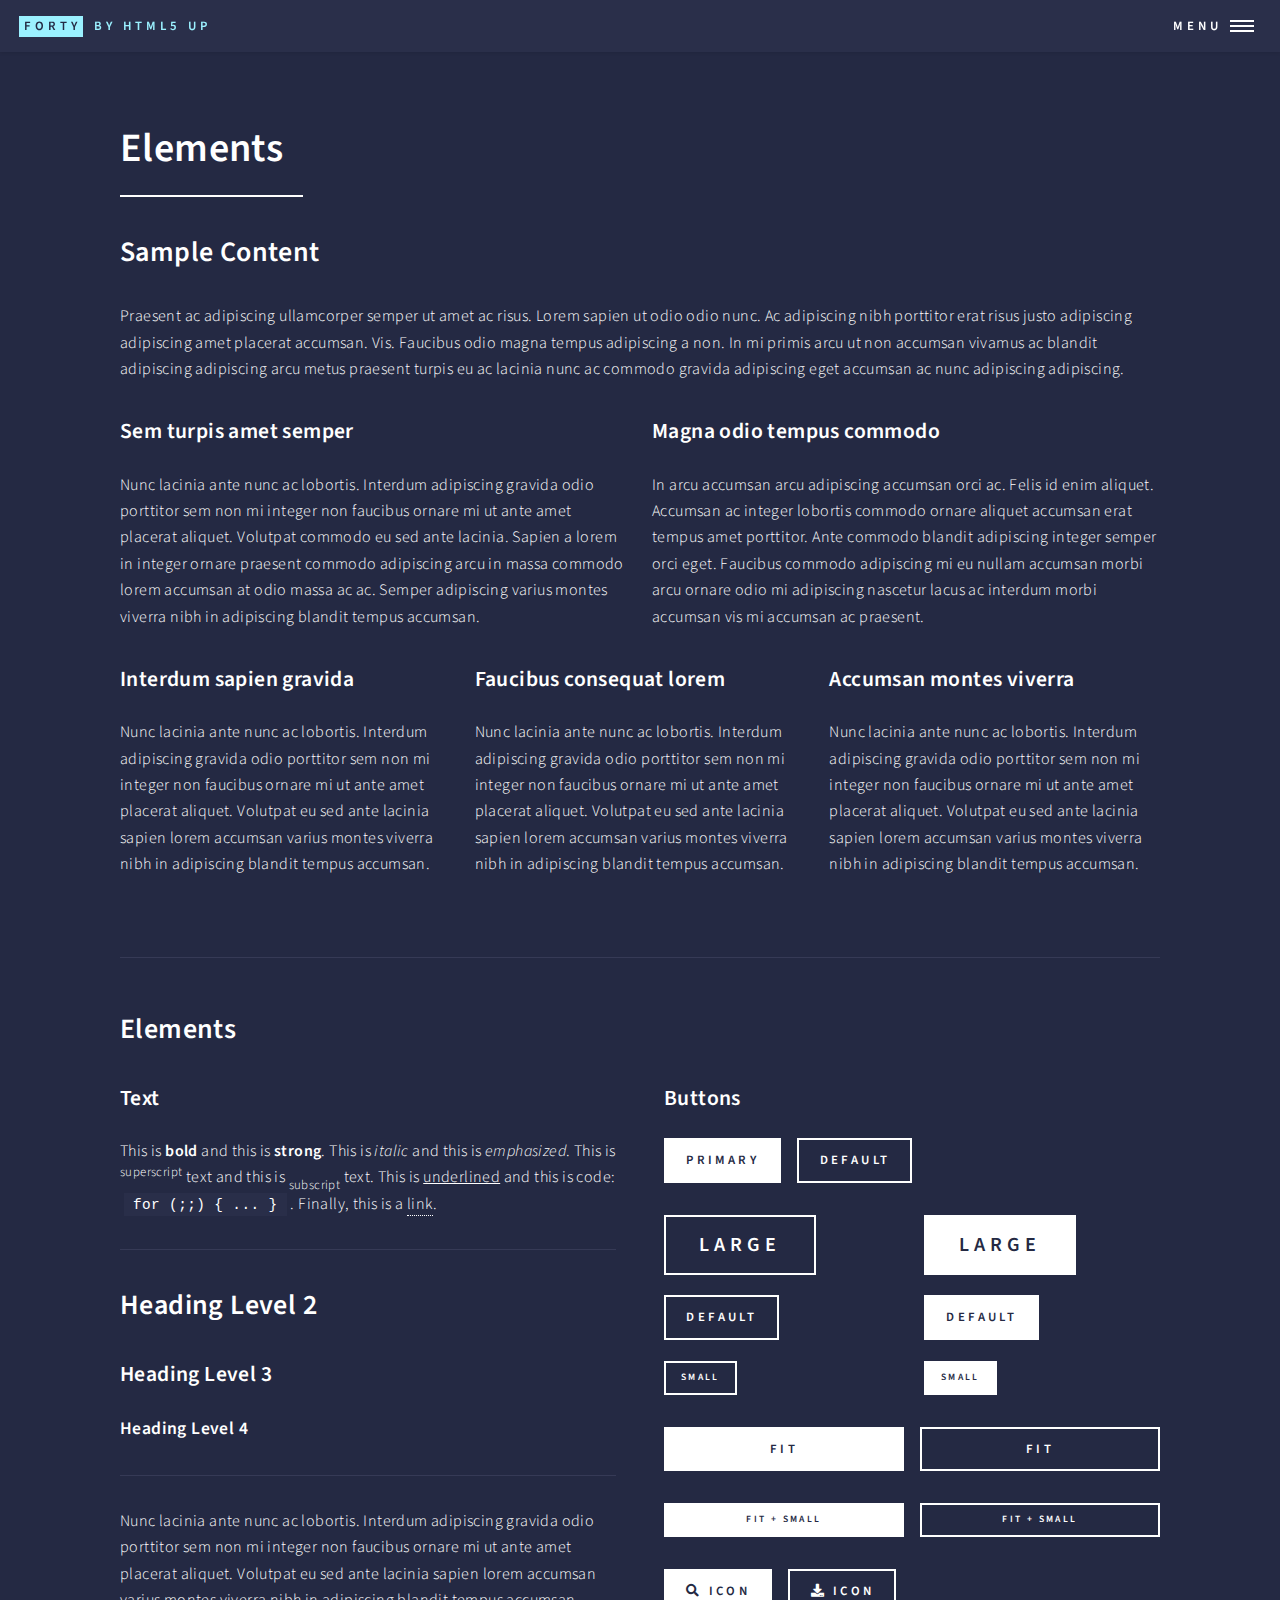
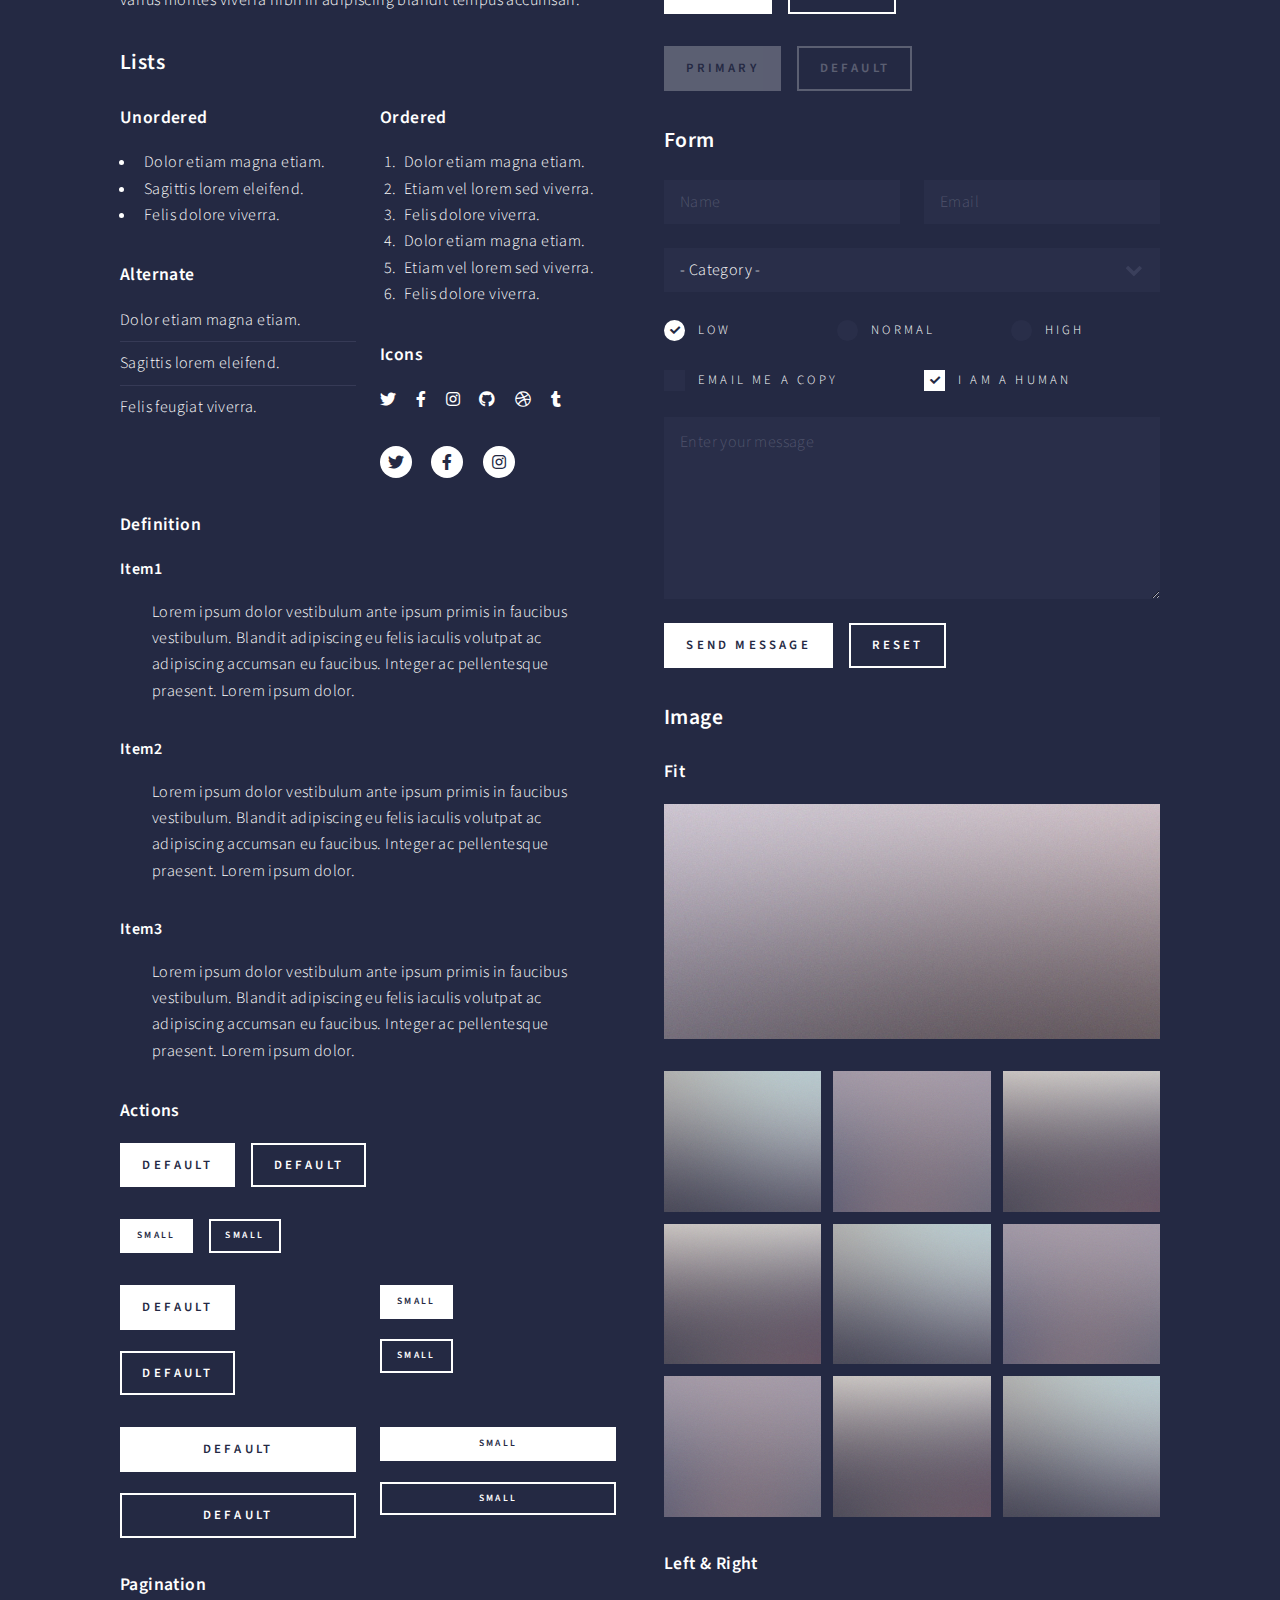
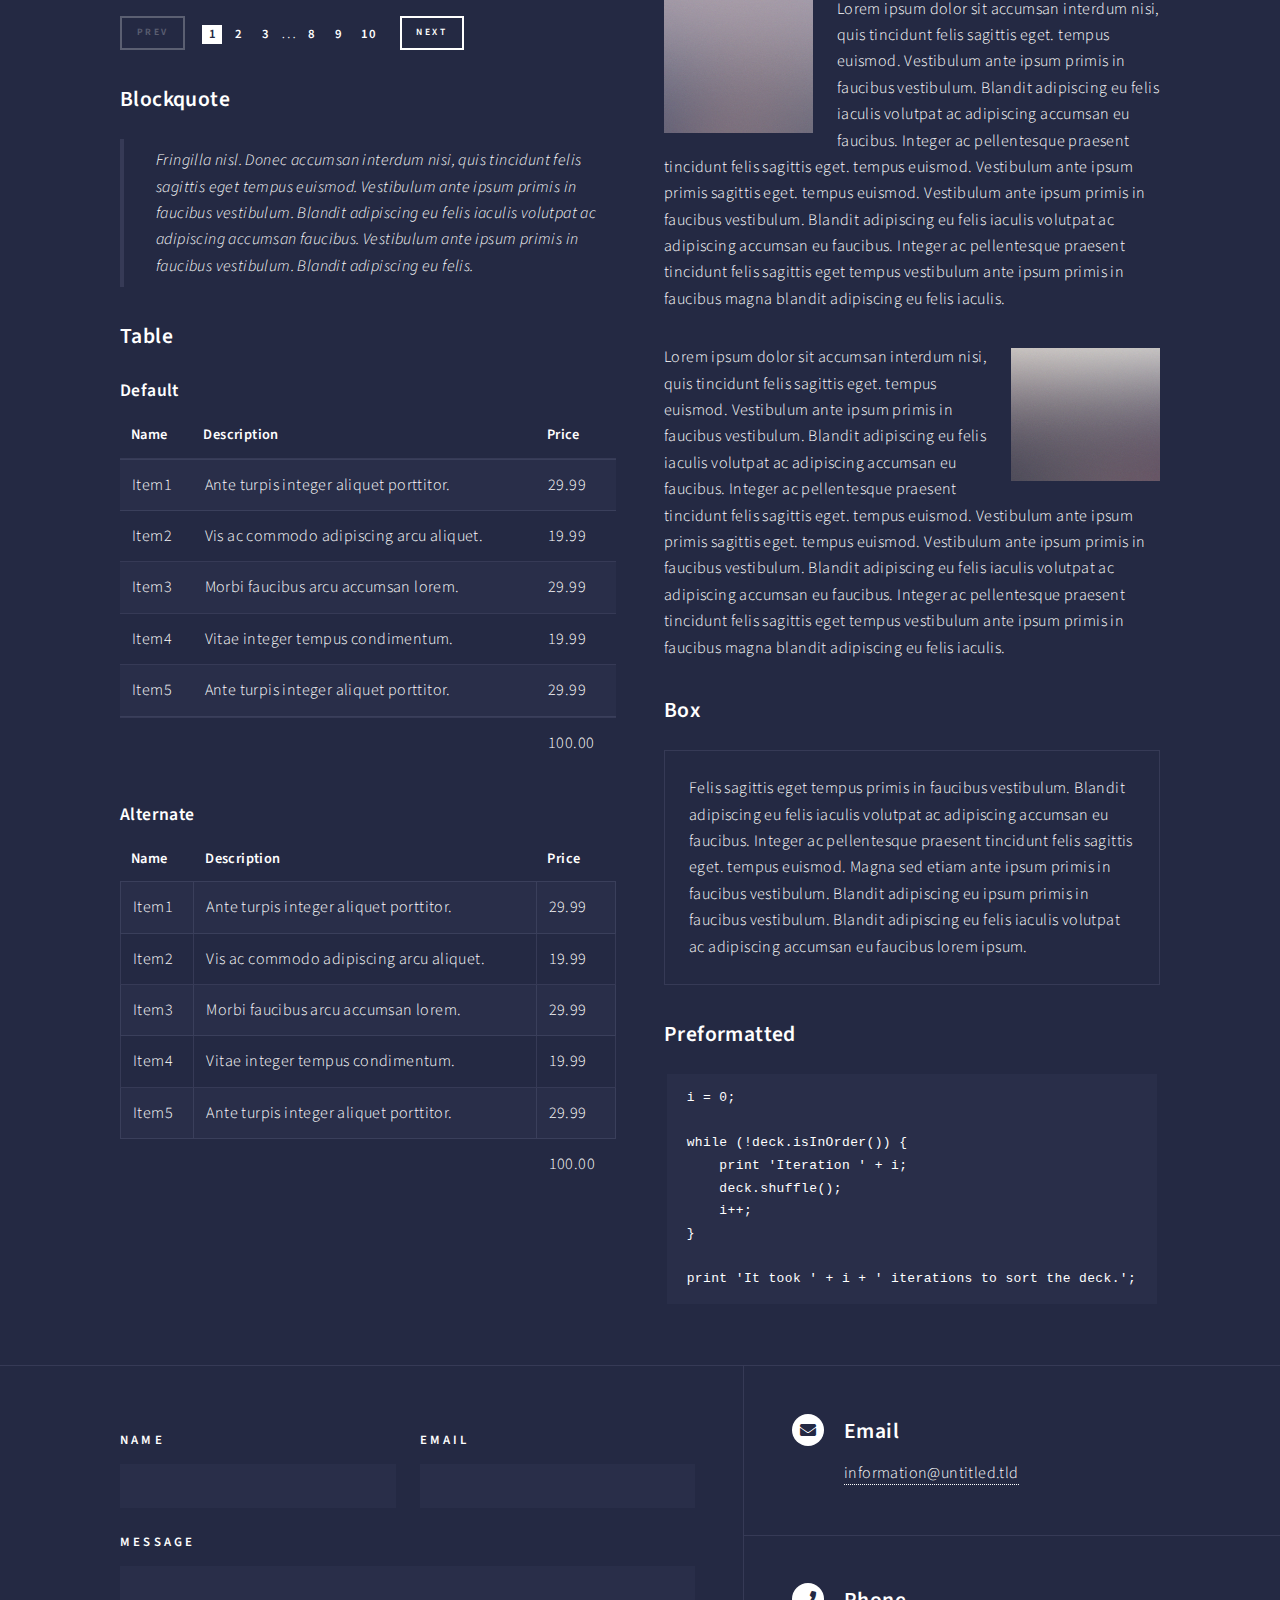
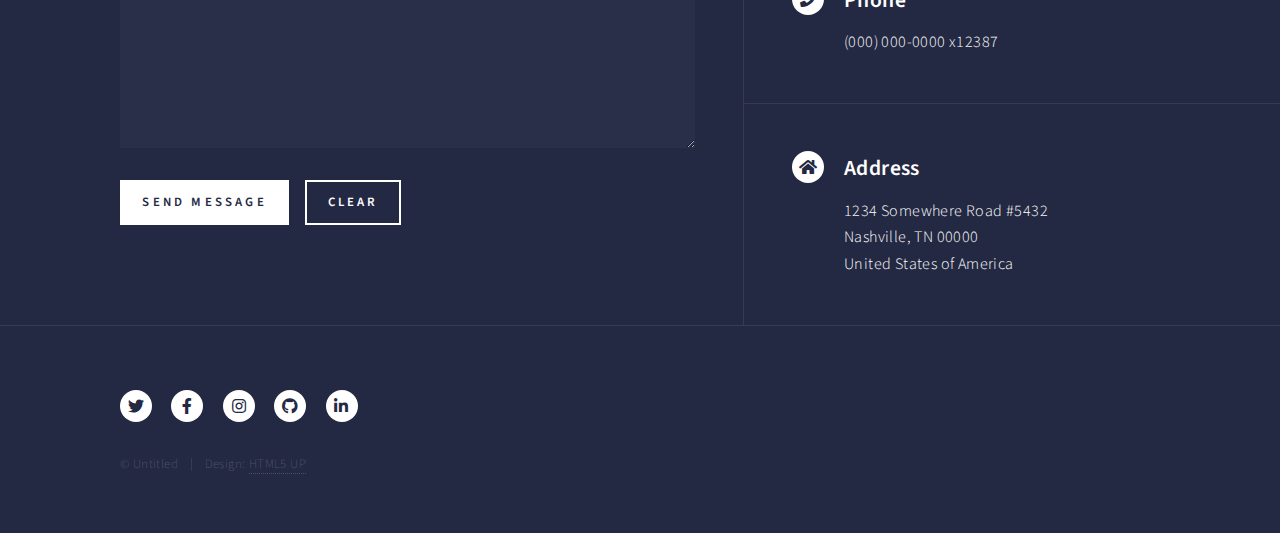
<file: elements.html>
<!DOCTYPE HTML>
<!--
	Forty by HTML5 UP
	html5up.net | @ajlkn
	Free for personal and commercial use under the CCA 3.0 license (html5up.net/license)
-->
<html>
	<head>
		<title>Elements - Forty by HTML5 UP</title>
		<meta charset="utf-8" />
		<meta name="viewport" content="width=device-width, initial-scale=1, user-scalable=no" />
		<link rel="stylesheet" href="assets/css/main.css" />
		<noscript><link rel="stylesheet" href="assets/css/noscript.css" /></noscript>
	</head>
	<body class="is-preload">

		<!-- Wrapper -->
			<div id="wrapper">

				<!-- Header -->
					<header id="header">
						<a href="index.html" class="logo"><strong>Forty</strong> <span>by HTML5 UP</span></a>
						<nav>
							<a href="#menu">Menu</a>
						</nav>
					</header>

				<!-- Menu -->
					<nav id="menu">
						<ul class="links">
							<li><a href="index.html">Home</a></li>
							<li><a href="landing.html">Landing</a></li>
							<li><a href="generic.html">Generic</a></li>
							<li><a href="elements.html">Elements</a></li>
						</ul>
						<ul class="actions stacked">
							<li><a href="#" class="button primary fit">Get Started</a></li>
							<li><a href="#" class="button fit">Log In</a></li>
						</ul>
					</nav>

				<!-- Main -->
					<div id="main" class="alt">

						<!-- One -->
							<section id="one">
								<div class="inner">
									<header class="major">
										<h1>Elements</h1>
									</header>

									<!-- Content -->
										<h2 id="content">Sample Content</h2>
										<p>Praesent ac adipiscing ullamcorper semper ut amet ac risus. Lorem sapien ut odio odio nunc. Ac adipiscing nibh porttitor erat risus justo adipiscing adipiscing amet placerat accumsan. Vis. Faucibus odio magna tempus adipiscing a non. In mi primis arcu ut non accumsan vivamus ac blandit adipiscing adipiscing arcu metus praesent turpis eu ac lacinia nunc ac commodo gravida adipiscing eget accumsan ac nunc adipiscing adipiscing.</p>
										<div class="row">
											<div class="col-6 col-12-small">
												<h3>Sem turpis amet semper</h3>
												<p>Nunc lacinia ante nunc ac lobortis. Interdum adipiscing gravida odio porttitor sem non mi integer non faucibus ornare mi ut ante amet placerat aliquet. Volutpat commodo eu sed ante lacinia. Sapien a lorem in integer ornare praesent commodo adipiscing arcu in massa commodo lorem accumsan at odio massa ac ac. Semper adipiscing varius montes viverra nibh in adipiscing blandit tempus accumsan.</p>
											</div>
											<div class="col-6 col-12-small">
												<h3>Magna odio tempus commodo</h3>
												<p>In arcu accumsan arcu adipiscing accumsan orci ac. Felis id enim aliquet. Accumsan ac integer lobortis commodo ornare aliquet accumsan erat tempus amet porttitor. Ante commodo blandit adipiscing integer semper orci eget. Faucibus commodo adipiscing mi eu nullam accumsan morbi arcu ornare odio mi adipiscing nascetur lacus ac interdum morbi accumsan vis mi accumsan ac praesent.</p>
											</div>
											<!-- Break -->
											<div class="col-4 col-12-medium">
												<h3>Interdum sapien gravida</h3>
												<p>Nunc lacinia ante nunc ac lobortis. Interdum adipiscing gravida odio porttitor sem non mi integer non faucibus ornare mi ut ante amet placerat aliquet. Volutpat eu sed ante lacinia sapien lorem accumsan varius montes viverra nibh in adipiscing blandit tempus accumsan.</p>
											</div>
											<div class="col-4 col-12-medium">
												<h3>Faucibus consequat lorem</h3>
												<p>Nunc lacinia ante nunc ac lobortis. Interdum adipiscing gravida odio porttitor sem non mi integer non faucibus ornare mi ut ante amet placerat aliquet. Volutpat eu sed ante lacinia sapien lorem accumsan varius montes viverra nibh in adipiscing blandit tempus accumsan.</p>
											</div>
											<div class="col-4 col-12-medium">
												<h3>Accumsan montes viverra</h3>
												<p>Nunc lacinia ante nunc ac lobortis. Interdum adipiscing gravida odio porttitor sem non mi integer non faucibus ornare mi ut ante amet placerat aliquet. Volutpat eu sed ante lacinia sapien lorem accumsan varius montes viverra nibh in adipiscing blandit tempus accumsan.</p>
											</div>
										</div>

									<hr class="major" />

									<!-- Elements -->
										<h2 id="elements">Elements</h2>
										<div class="row gtr-200">
											<div class="col-6 col-12-medium">

												<!-- Text stuff -->
													<h3>Text</h3>
													<p>This is <b>bold</b> and this is <strong>strong</strong>. This is <i>italic</i> and this is <em>emphasized</em>.
													This is <sup>superscript</sup> text and this is <sub>subscript</sub> text.
													This is <u>underlined</u> and this is code: <code>for (;;) { ... }</code>.
													Finally, this is a <a href="#">link</a>.</p>
													<hr />
													<h2>Heading Level 2</h2>
													<h3>Heading Level 3</h3>
													<h4>Heading Level 4</h4>
													<hr />
													<p>Nunc lacinia ante nunc ac lobortis. Interdum adipiscing gravida odio porttitor sem non mi integer non faucibus ornare mi ut ante amet placerat aliquet. Volutpat eu sed ante lacinia sapien lorem accumsan varius montes viverra nibh in adipiscing blandit tempus accumsan.</p>

												<!-- Lists -->
													<h3>Lists</h3>
													<div class="row">
														<div class="col-6 col-12-small">

															<h4>Unordered</h4>
															<ul>
																<li>Dolor etiam magna etiam.</li>
																<li>Sagittis lorem eleifend.</li>
																<li>Felis dolore viverra.</li>
															</ul>

															<h4>Alternate</h4>
															<ul class="alt">
																<li>Dolor etiam magna etiam.</li>
																<li>Sagittis lorem eleifend.</li>
																<li>Felis feugiat viverra.</li>
															</ul>

														</div>
														<div class="col-6 col-12-small">

															<h4>Ordered</h4>
															<ol>
																<li>Dolor etiam magna etiam.</li>
																<li>Etiam vel lorem sed viverra.</li>
																<li>Felis dolore viverra.</li>
																<li>Dolor etiam magna etiam.</li>
																<li>Etiam vel lorem sed viverra.</li>
																<li>Felis dolore viverra.</li>
															</ol>

															<h4>Icons</h4>
															<ul class="icons">
																<li><a href="#" class="icon brands fa-twitter"><span class="label">Twitter</span></a></li>
																<li><a href="#" class="icon brands fa-facebook-f"><span class="label">Facebook</span></a></li>
																<li><a href="#" class="icon brands fa-instagram"><span class="label">Instagram</span></a></li>
																<li><a href="#" class="icon brands fa-github"><span class="label">Github</span></a></li>
																<li><a href="#" class="icon brands fa-dribbble"><span class="label">Dribbble</span></a></li>
																<li><a href="#" class="icon brands fa-tumblr"><span class="label">Tumblr</span></a></li>
															</ul>
															<ul class="icons">
																<li><a href="#" class="icon brands alt fa-twitter"><span class="label">Twitter</span></a></li>
																<li><a href="#" class="icon brands alt fa-facebook-f"><span class="label">Facebook</span></a></li>
																<li><a href="#" class="icon brands alt fa-instagram"><span class="label">Instagram</span></a></li>
															</ul>

														</div>
													</div>
													<h4>Definition</h4>
													<dl>
														<dt>Item1</dt>
														<dd>
															<p>Lorem ipsum dolor vestibulum ante ipsum primis in faucibus vestibulum. Blandit adipiscing eu felis iaculis volutpat ac adipiscing accumsan eu faucibus. Integer ac pellentesque praesent. Lorem ipsum dolor.</p>
														</dd>
														<dt>Item2</dt>
														<dd>
															<p>Lorem ipsum dolor vestibulum ante ipsum primis in faucibus vestibulum. Blandit adipiscing eu felis iaculis volutpat ac adipiscing accumsan eu faucibus. Integer ac pellentesque praesent. Lorem ipsum dolor.</p>
														</dd>
														<dt>Item3</dt>
														<dd>
															<p>Lorem ipsum dolor vestibulum ante ipsum primis in faucibus vestibulum. Blandit adipiscing eu felis iaculis volutpat ac adipiscing accumsan eu faucibus. Integer ac pellentesque praesent. Lorem ipsum dolor.</p>
														</dd>
													</dl>

													<h4>Actions</h4>
													<ul class="actions">
														<li><a href="#" class="button primary">Default</a></li>
														<li><a href="#" class="button">Default</a></li>
													</ul>
													<ul class="actions small">
														<li><a href="#" class="button primary small">Small</a></li>
														<li><a href="#" class="button small">Small</a></li>
													</ul>
													<div class="row">
														<div class="col-6 col-12-small">
															<ul class="actions stacked">
																<li><a href="#" class="button primary">Default</a></li>
																<li><a href="#" class="button">Default</a></li>
															</ul>
														</div>
														<div class="col-6 col-12-small">
															<ul class="actions stacked">
																<li><a href="#" class="button primary small">Small</a></li>
																<li><a href="#" class="button small">Small</a></li>
															</ul>
														</div>
														<div class="col-6 col-12-small">
															<ul class="actions stacked">
																<li><a href="#" class="button primary fit">Default</a></li>
																<li><a href="#" class="button fit">Default</a></li>
															</ul>
														</div>
														<div class="col-6 col-12-small">
															<ul class="actions stacked">
																<li><a href="#" class="button primary small fit">Small</a></li>
																<li><a href="#" class="button small fit">Small</a></li>
															</ul>
														</div>
													</div>

													<h4>Pagination</h4>
													<ul class="pagination">
														<li><span class="button small disabled">Prev</span></li>
														<li><a href="#" class="page active">1</a></li>
														<li><a href="#" class="page">2</a></li>
														<li><a href="#" class="page">3</a></li>
														<li><span>&hellip;</span></li>
														<li><a href="#" class="page">8</a></li>
														<li><a href="#" class="page">9</a></li>
														<li><a href="#" class="page">10</a></li>
														<li><a href="#" class="button small">Next</a></li>
													</ul>

												<!-- Blockquote -->
													<h3>Blockquote</h3>
													<blockquote>Fringilla nisl. Donec accumsan interdum nisi, quis tincidunt felis sagittis eget tempus euismod. Vestibulum ante ipsum primis in faucibus vestibulum. Blandit adipiscing eu felis iaculis volutpat ac adipiscing accumsan faucibus. Vestibulum ante ipsum primis in faucibus vestibulum. Blandit adipiscing eu felis.</blockquote>

												<!-- Table -->
													<h3>Table</h3>

													<h4>Default</h4>
													<div class="table-wrapper">
														<table>
															<thead>
																<tr>
																	<th>Name</th>
																	<th>Description</th>
																	<th>Price</th>
																</tr>
															</thead>
															<tbody>
																<tr>
																	<td>Item1</td>
																	<td>Ante turpis integer aliquet porttitor.</td>
																	<td>29.99</td>
																</tr>
																<tr>
																	<td>Item2</td>
																	<td>Vis ac commodo adipiscing arcu aliquet.</td>
																	<td>19.99</td>
																</tr>
																<tr>
																	<td>Item3</td>
																	<td> Morbi faucibus arcu accumsan lorem.</td>
																	<td>29.99</td>
																</tr>
																<tr>
																	<td>Item4</td>
																	<td>Vitae integer tempus condimentum.</td>
																	<td>19.99</td>
																</tr>
																<tr>
																	<td>Item5</td>
																	<td>Ante turpis integer aliquet porttitor.</td>
																	<td>29.99</td>
																</tr>
															</tbody>
															<tfoot>
																<tr>
																	<td colspan="2"></td>
																	<td>100.00</td>
																</tr>
															</tfoot>
														</table>
													</div>

													<h4>Alternate</h4>
													<div class="table-wrapper">
														<table class="alt">
															<thead>
																<tr>
																	<th>Name</th>
																	<th>Description</th>
																	<th>Price</th>
																</tr>
															</thead>
															<tbody>
																<tr>
																	<td>Item1</td>
																	<td>Ante turpis integer aliquet porttitor.</td>
																	<td>29.99</td>
																</tr>
																<tr>
																	<td>Item2</td>
																	<td>Vis ac commodo adipiscing arcu aliquet.</td>
																	<td>19.99</td>
																</tr>
																<tr>
																	<td>Item3</td>
																	<td> Morbi faucibus arcu accumsan lorem.</td>
																	<td>29.99</td>
																</tr>
																<tr>
																	<td>Item4</td>
																	<td>Vitae integer tempus condimentum.</td>
																	<td>19.99</td>
																</tr>
																<tr>
																	<td>Item5</td>
																	<td>Ante turpis integer aliquet porttitor.</td>
																	<td>29.99</td>
																</tr>
															</tbody>
															<tfoot>
																<tr>
																	<td colspan="2"></td>
																	<td>100.00</td>
																</tr>
															</tfoot>
														</table>
													</div>

											</div>
											<div class="col-6 col-12-medium">

												<!-- Buttons -->
													<h3>Buttons</h3>
													<ul class="actions">
														<li><a href="#" class="button primary">Primary</a></li>
														<li><a href="#" class="button">Default</a></li>
													</ul>
													<div class="row">
														<div class="col-6 col-12-xsmall">
															<ul class="actions stacked">
																<li><a href="#" class="button large">Large</a></li>
																<li><a href="#" class="button">Default</a></li>
																<li><a href="#" class="button small">Small</a></li>
															</ul>
														</div>
														<div class="col-6 col-12-xsmall">
															<ul class="actions stacked">
																<li><a href="#" class="button primary large">Large</a></li>
																<li><a href="#" class="button primary">Default</a></li>
																<li><a href="#" class="button primary small">Small</a></li>
															</ul>
														</div>
													</div>
													<ul class="actions fit">
														<li><a href="#" class="button primary fit">Fit</a></li>
														<li><a href="#" class="button fit">Fit</a></li>
													</ul>
													<ul class="actions fit small">
														<li><a href="#" class="button primary fit small">Fit + Small</a></li>
														<li><a href="#" class="button fit small">Fit + Small</a></li>
													</ul>
													<ul class="actions">
														<li><a href="#" class="button primary icon solid fa-search">Icon</a></li>
														<li><a href="#" class="button icon solid fa-download">Icon</a></li>
													</ul>
													<ul class="actions">
														<li><span class="button primary disabled">Primary</span></li>
														<li><span class="button disabled">Default</span></li>
													</ul>

												<!-- Form -->
													<h3>Form</h3>

													<form method="post" action="#">
														<div class="row gtr-uniform">
															<div class="col-6 col-12-xsmall">
																<input type="text" name="demo-name" id="demo-name" value="" placeholder="Name" />
															</div>
															<div class="col-6 col-12-xsmall">
																<input type="email" name="demo-email" id="demo-email" value="" placeholder="Email" />
															</div>
															<!-- Break -->
															<div class="col-12">
																<select name="demo-category" id="demo-category">
																	<option value="">- Category -</option>
																	<option value="1">Manufacturing</option>
																	<option value="1">Shipping</option>
																	<option value="1">Administration</option>
																	<option value="1">Human Resources</option>
																</select>
															</div>
															<!-- Break -->
															<div class="col-4 col-12-small">
																<input type="radio" id="demo-priority-low" name="demo-priority" checked>
																<label for="demo-priority-low">Low</label>
															</div>
															<div class="col-4 col-12-small">
																<input type="radio" id="demo-priority-normal" name="demo-priority">
																<label for="demo-priority-normal">Normal</label>
															</div>
															<div class="col-4 col-12-small">
																<input type="radio" id="demo-priority-high" name="demo-priority">
																<label for="demo-priority-high">High</label>
															</div>
															<!-- Break -->
															<div class="col-6 col-12-small">
																<input type="checkbox" id="demo-copy" name="demo-copy">
																<label for="demo-copy">Email me a copy</label>
															</div>
															<div class="col-6 col-12-small">
																<input type="checkbox" id="demo-human" name="demo-human" checked>
																<label for="demo-human">I am a human</label>
															</div>
															<!-- Break -->
															<div class="col-12">
																<textarea name="demo-message" id="demo-message" placeholder="Enter your message" rows="6"></textarea>
															</div>
															<!-- Break -->
															<div class="col-12">
																<ul class="actions">
																	<li><input type="submit" value="Send Message" class="primary" /></li>
																	<li><input type="reset" value="Reset" /></li>
																</ul>
															</div>
														</div>
													</form>

												<!-- Image -->
													<h3>Image</h3>

													<h4>Fit</h4>
													<span class="image fit"><img src="images/pic03.jpg" alt="" /></span>
													<div class="box alt">
														<div class="row gtr-50 gtr-uniform">
															<div class="col-4"><span class="image fit"><img src="images/pic08.jpg" alt="" /></span></div>
															<div class="col-4"><span class="image fit"><img src="images/pic09.jpg" alt="" /></span></div>
															<div class="col-4"><span class="image fit"><img src="images/pic10.jpg" alt="" /></span></div>
															<!-- Break -->
															<div class="col-4"><span class="image fit"><img src="images/pic10.jpg" alt="" /></span></div>
															<div class="col-4"><span class="image fit"><img src="images/pic08.jpg" alt="" /></span></div>
															<div class="col-4"><span class="image fit"><img src="images/pic09.jpg" alt="" /></span></div>
															<!-- Break -->
															<div class="col-4"><span class="image fit"><img src="images/pic09.jpg" alt="" /></span></div>
															<div class="col-4"><span class="image fit"><img src="images/pic10.jpg" alt="" /></span></div>
															<div class="col-4"><span class="image fit"><img src="images/pic08.jpg" alt="" /></span></div>
														</div>
													</div>

													<h4>Left &amp; Right</h4>
													<p><span class="image left"><img src="images/pic09.jpg" alt="" /></span>Lorem ipsum dolor sit accumsan interdum nisi, quis tincidunt felis sagittis eget. tempus euismod. Vestibulum ante ipsum primis in faucibus vestibulum. Blandit adipiscing eu felis iaculis volutpat ac adipiscing accumsan eu faucibus. Integer ac pellentesque praesent tincidunt felis sagittis eget. tempus euismod. Vestibulum ante ipsum primis sagittis eget. tempus euismod. Vestibulum ante ipsum primis in faucibus vestibulum. Blandit adipiscing eu felis iaculis volutpat ac adipiscing accumsan eu faucibus. Integer ac pellentesque praesent tincidunt felis sagittis eget tempus vestibulum ante ipsum primis in faucibus magna blandit adipiscing eu felis iaculis.</p>
													<p><span class="image right"><img src="images/pic10.jpg" alt="" /></span>Lorem ipsum dolor sit accumsan interdum nisi, quis tincidunt felis sagittis eget. tempus euismod. Vestibulum ante ipsum primis in faucibus vestibulum. Blandit adipiscing eu felis iaculis volutpat ac adipiscing accumsan eu faucibus. Integer ac pellentesque praesent tincidunt felis sagittis eget. tempus euismod. Vestibulum ante ipsum primis sagittis eget. tempus euismod. Vestibulum ante ipsum primis in faucibus vestibulum. Blandit adipiscing eu felis iaculis volutpat ac adipiscing accumsan eu faucibus. Integer ac pellentesque praesent tincidunt felis sagittis eget tempus vestibulum ante ipsum primis in faucibus magna blandit adipiscing eu felis iaculis.</p>

												<!-- Box -->
													<h3>Box</h3>
													<div class="box">
														<p>Felis sagittis eget tempus primis in faucibus vestibulum. Blandit adipiscing eu felis iaculis volutpat ac adipiscing accumsan eu faucibus. Integer ac pellentesque praesent tincidunt felis sagittis eget. tempus euismod. Magna sed etiam ante ipsum primis in faucibus vestibulum. Blandit adipiscing eu ipsum primis in faucibus vestibulum. Blandit adipiscing eu felis iaculis volutpat ac adipiscing accumsan eu faucibus lorem ipsum.</p>
													</div>

												<!-- Preformatted Code -->
													<h3>Preformatted</h3>
													<pre><code>i = 0;

while (!deck.isInOrder()) {
    print 'Iteration ' + i;
    deck.shuffle();
    i++;
}

print 'It took ' + i + ' iterations to sort the deck.';
</code></pre>

											</div>
										</div>

								</div>
							</section>

					</div>

				<!-- Contact -->
					<section id="contact">
						<div class="inner">
							<section>
								<form method="post" action="#">
									<div class="fields">
										<div class="field half">
											<label for="name">Name</label>
											<input type="text" name="name" id="name" />
										</div>
										<div class="field half">
											<label for="email">Email</label>
											<input type="text" name="email" id="email" />
										</div>
										<div class="field">
											<label for="message">Message</label>
											<textarea name="message" id="message" rows="6"></textarea>
										</div>
									</div>
									<ul class="actions">
										<li><input type="submit" value="Send Message" class="primary" /></li>
										<li><input type="reset" value="Clear" /></li>
									</ul>
								</form>
							</section>
							<section class="split">
								<section>
									<div class="contact-method">
										<span class="icon solid alt fa-envelope"></span>
										<h3>Email</h3>
										<a href="#">information@untitled.tld</a>
									</div>
								</section>
								<section>
									<div class="contact-method">
										<span class="icon solid alt fa-phone"></span>
										<h3>Phone</h3>
										<span>(000) 000-0000 x12387</span>
									</div>
								</section>
								<section>
									<div class="contact-method">
										<span class="icon solid alt fa-home"></span>
										<h3>Address</h3>
										<span>1234 Somewhere Road #5432<br />
										Nashville, TN 00000<br />
										United States of America</span>
									</div>
								</section>
							</section>
						</div>
					</section>

				<!-- Footer -->
					<footer id="footer">
						<div class="inner">
							<ul class="icons">
								<li><a href="#" class="icon brands alt fa-twitter"><span class="label">Twitter</span></a></li>
								<li><a href="#" class="icon brands alt fa-facebook-f"><span class="label">Facebook</span></a></li>
								<li><a href="#" class="icon brands alt fa-instagram"><span class="label">Instagram</span></a></li>
								<li><a href="#" class="icon brands alt fa-github"><span class="label">GitHub</span></a></li>
								<li><a href="#" class="icon brands alt fa-linkedin-in"><span class="label">LinkedIn</span></a></li>
							</ul>
							<ul class="copyright">
								<li>&copy; Untitled</li><li>Design: <a href="https://html5up.net">HTML5 UP</a></li>
							</ul>
						</div>
					</footer>

			</div>

		<!-- Scripts -->
			<script src="assets/js/jquery.min.js"></script>
			<script src="assets/js/jquery.scrolly.min.js"></script>
			<script src="assets/js/jquery.scrollex.min.js"></script>
			<script src="assets/js/browser.min.js"></script>
			<script src="assets/js/breakpoints.min.js"></script>
			<script src="assets/js/util.js"></script>
			<script src="assets/js/main.js"></script>

	</body>
</html>
</file>
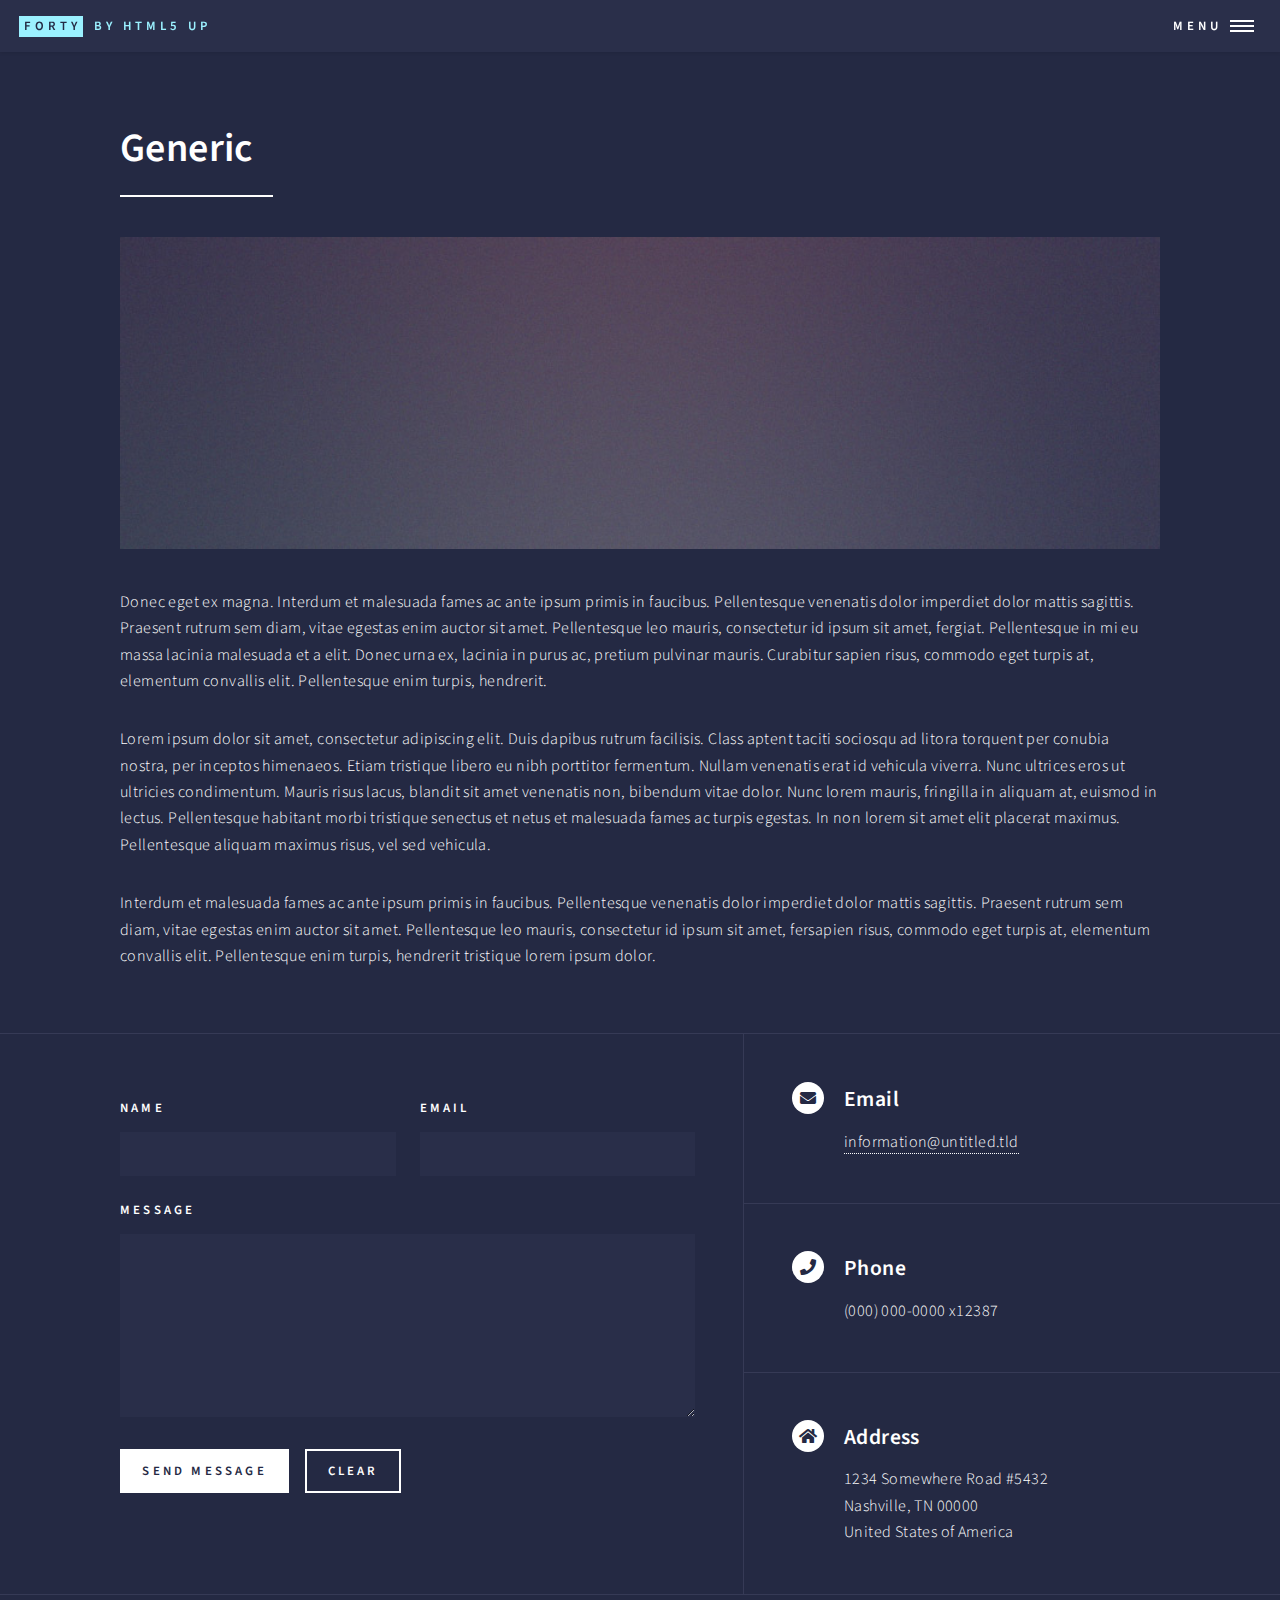
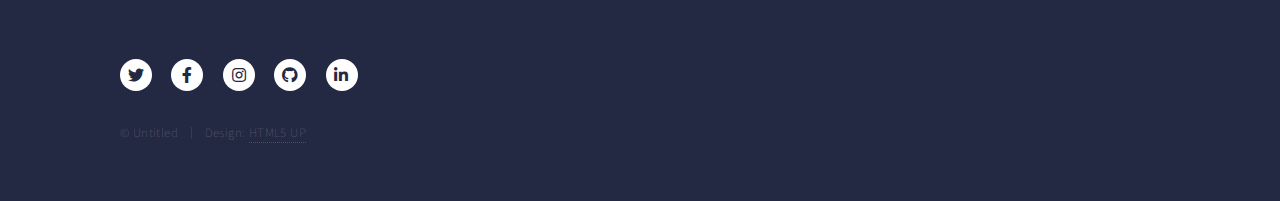
<file: generic.html>
<!DOCTYPE HTML>
<!--
	Forty by HTML5 UP
	html5up.net | @ajlkn
	Free for personal and commercial use under the CCA 3.0 license (html5up.net/license)
-->
<html>
	<head>
		<title>Generic - Forty by HTML5 UP</title>
		<meta charset="utf-8" />
		<meta name="viewport" content="width=device-width, initial-scale=1, user-scalable=no" />
		<link rel="stylesheet" href="assets/css/main.css" />
		<noscript><link rel="stylesheet" href="assets/css/noscript.css" /></noscript>
	</head>
	<body class="is-preload">

		<!-- Wrapper -->
			<div id="wrapper">

				<!-- Header -->
					<header id="header">
						<a href="index.html" class="logo"><strong>Forty</strong> <span>by HTML5 UP</span></a>
						<nav>
							<a href="#menu">Menu</a>
						</nav>
					</header>

				<!-- Menu -->
					<nav id="menu">
						<ul class="links">
							<li><a href="index.html">Home</a></li>
							<li><a href="landing.html">Landing</a></li>
							<li><a href="generic.html">Generic</a></li>
							<li><a href="elements.html">Elements</a></li>
						</ul>
						<ul class="actions stacked">
							<li><a href="#" class="button primary fit">Get Started</a></li>
							<li><a href="#" class="button fit">Log In</a></li>
						</ul>
					</nav>

				<!-- Main -->
					<div id="main" class="alt">

						<!-- One -->
							<section id="one">
								<div class="inner">
									<header class="major">
										<h1>Generic</h1>
									</header>
									<span class="image main"><img src="images/pic11.jpg" alt="" /></span>
									<p>Donec eget ex magna. Interdum et malesuada fames ac ante ipsum primis in faucibus. Pellentesque venenatis dolor imperdiet dolor mattis sagittis. Praesent rutrum sem diam, vitae egestas enim auctor sit amet. Pellentesque leo mauris, consectetur id ipsum sit amet, fergiat. Pellentesque in mi eu massa lacinia malesuada et a elit. Donec urna ex, lacinia in purus ac, pretium pulvinar mauris. Curabitur sapien risus, commodo eget turpis at, elementum convallis elit. Pellentesque enim turpis, hendrerit.</p>
									<p>Lorem ipsum dolor sit amet, consectetur adipiscing elit. Duis dapibus rutrum facilisis. Class aptent taciti sociosqu ad litora torquent per conubia nostra, per inceptos himenaeos. Etiam tristique libero eu nibh porttitor fermentum. Nullam venenatis erat id vehicula viverra. Nunc ultrices eros ut ultricies condimentum. Mauris risus lacus, blandit sit amet venenatis non, bibendum vitae dolor. Nunc lorem mauris, fringilla in aliquam at, euismod in lectus. Pellentesque habitant morbi tristique senectus et netus et malesuada fames ac turpis egestas. In non lorem sit amet elit placerat maximus. Pellentesque aliquam maximus risus, vel sed vehicula.</p>
									<p>Interdum et malesuada fames ac ante ipsum primis in faucibus. Pellentesque venenatis dolor imperdiet dolor mattis sagittis. Praesent rutrum sem diam, vitae egestas enim auctor sit amet. Pellentesque leo mauris, consectetur id ipsum sit amet, fersapien risus, commodo eget turpis at, elementum convallis elit. Pellentesque enim turpis, hendrerit tristique lorem ipsum dolor.</p>
								</div>
							</section>

					</div>

				<!-- Contact -->
					<section id="contact">
						<div class="inner">
							<section>
								<form method="post" action="#">
									<div class="fields">
										<div class="field half">
											<label for="name">Name</label>
											<input type="text" name="name" id="name" />
										</div>
										<div class="field half">
											<label for="email">Email</label>
											<input type="text" name="email" id="email" />
										</div>
										<div class="field">
											<label for="message">Message</label>
											<textarea name="message" id="message" rows="6"></textarea>
										</div>
									</div>
									<ul class="actions">
										<li><input type="submit" value="Send Message" class="primary" /></li>
										<li><input type="reset" value="Clear" /></li>
									</ul>
								</form>
							</section>
							<section class="split">
								<section>
									<div class="contact-method">
										<span class="icon solid alt fa-envelope"></span>
										<h3>Email</h3>
										<a href="#">information@untitled.tld</a>
									</div>
								</section>
								<section>
									<div class="contact-method">
										<span class="icon solid alt fa-phone"></span>
										<h3>Phone</h3>
										<span>(000) 000-0000 x12387</span>
									</div>
								</section>
								<section>
									<div class="contact-method">
										<span class="icon solid alt fa-home"></span>
										<h3>Address</h3>
										<span>1234 Somewhere Road #5432<br />
										Nashville, TN 00000<br />
										United States of America</span>
									</div>
								</section>
							</section>
						</div>
					</section>

				<!-- Footer -->
					<footer id="footer">
						<div class="inner">
							<ul class="icons">
								<li><a href="#" class="icon brands alt fa-twitter"><span class="label">Twitter</span></a></li>
								<li><a href="#" class="icon brands alt fa-facebook-f"><span class="label">Facebook</span></a></li>
								<li><a href="#" class="icon brands alt fa-instagram"><span class="label">Instagram</span></a></li>
								<li><a href="#" class="icon brands alt fa-github"><span class="label">GitHub</span></a></li>
								<li><a href="#" class="icon brands alt fa-linkedin-in"><span class="label">LinkedIn</span></a></li>
							</ul>
							<ul class="copyright">
								<li>&copy; Untitled</li><li>Design: <a href="https://html5up.net">HTML5 UP</a></li>
							</ul>
						</div>
					</footer>

			</div>

		<!-- Scripts -->
			<script src="assets/js/jquery.min.js"></script>
			<script src="assets/js/jquery.scrolly.min.js"></script>
			<script src="assets/js/jquery.scrollex.min.js"></script>
			<script src="assets/js/browser.min.js"></script>
			<script src="assets/js/breakpoints.min.js"></script>
			<script src="assets/js/util.js"></script>
			<script src="assets/js/main.js"></script>

	</body>
</html>
</file>
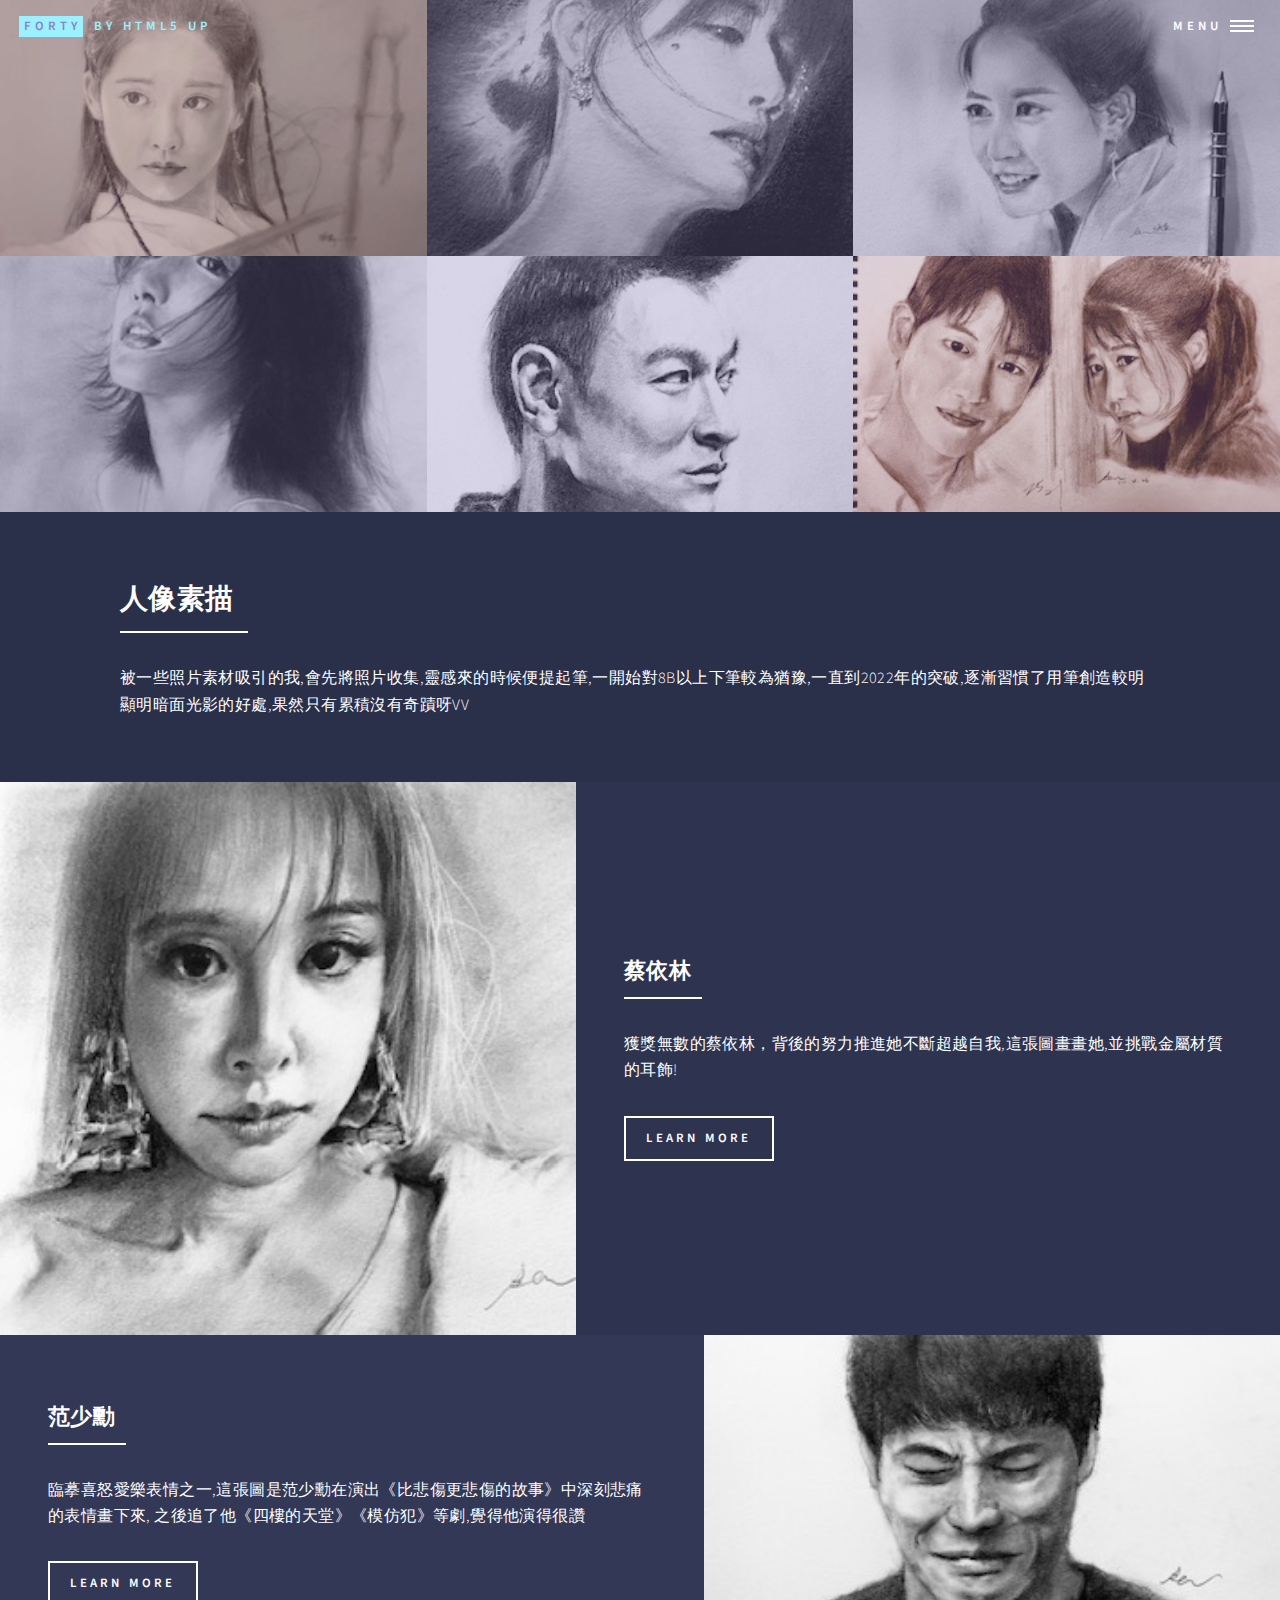
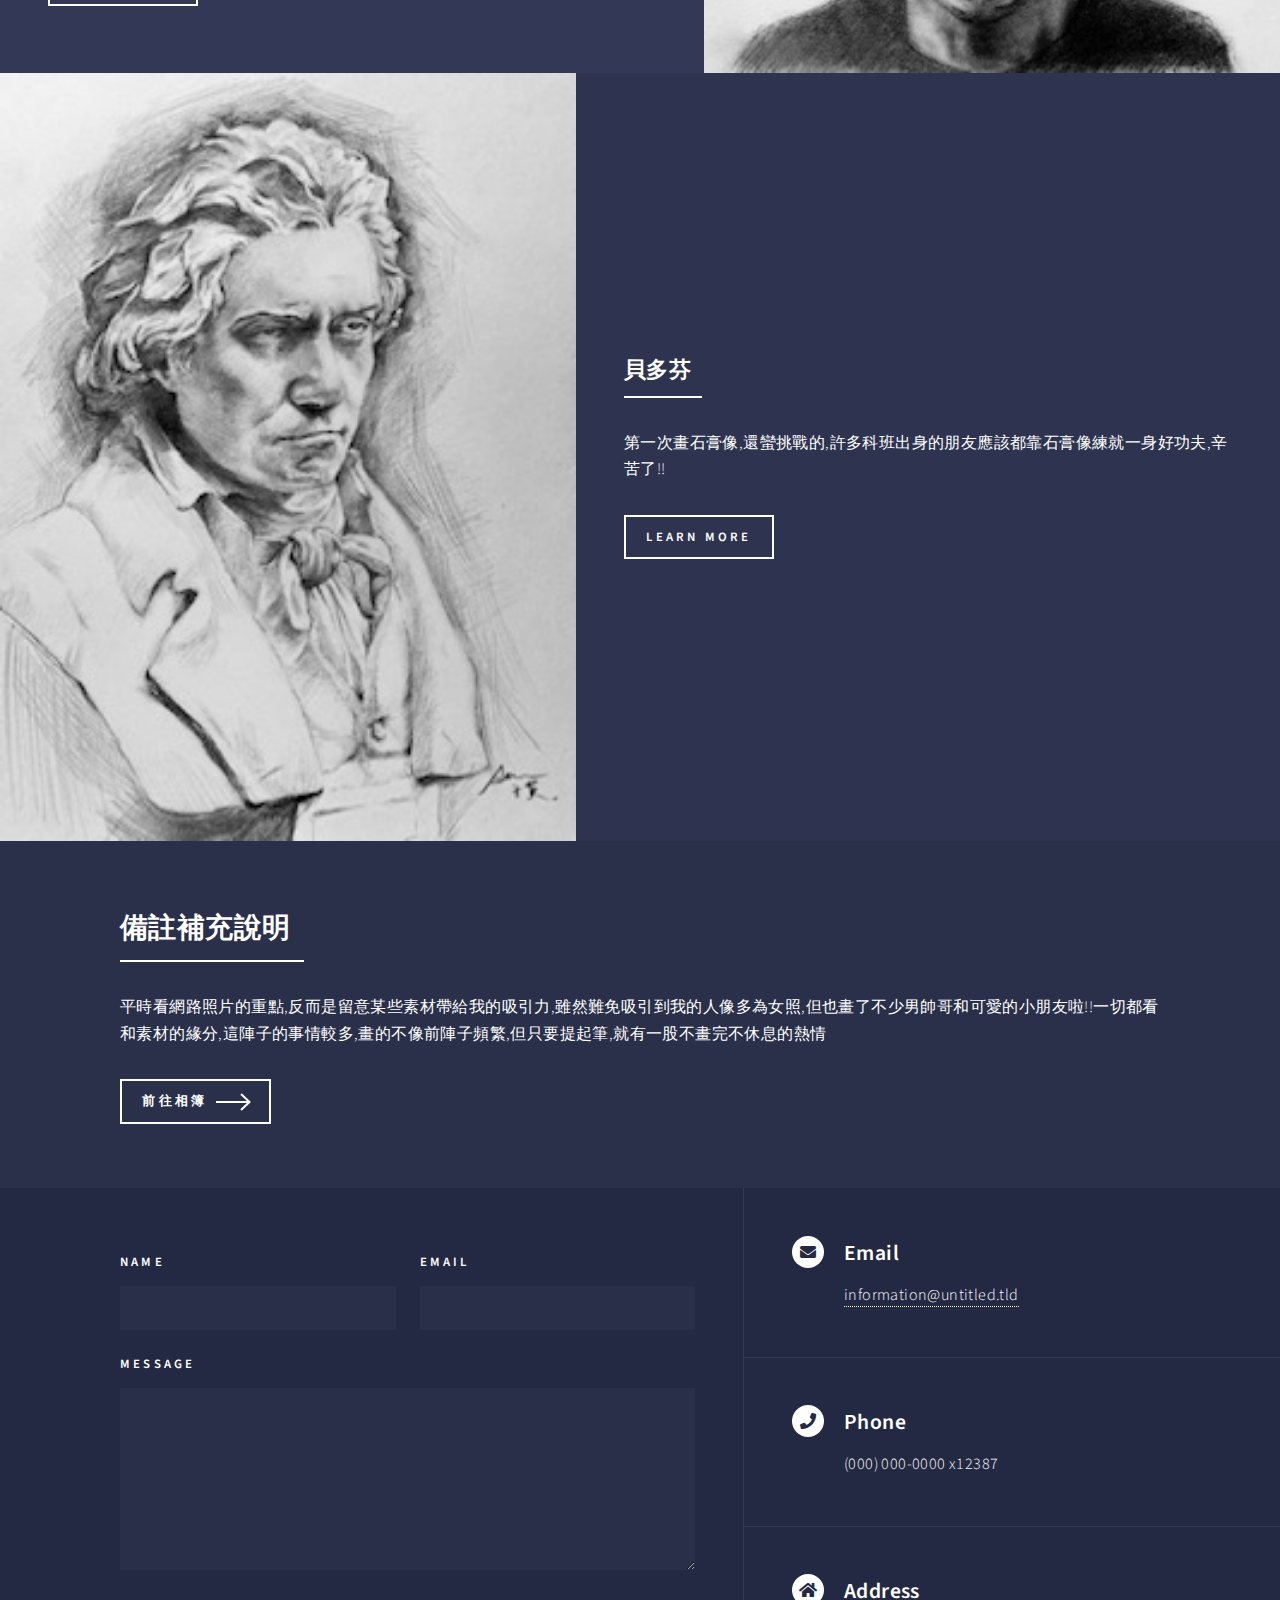
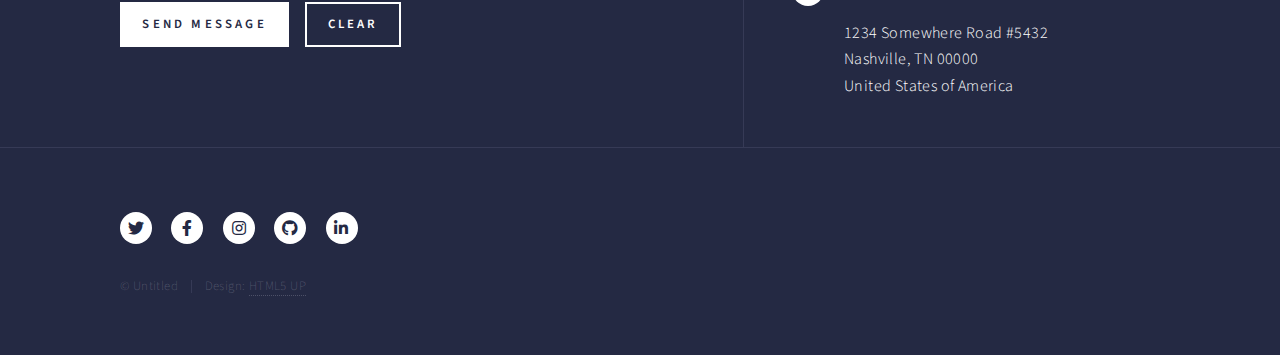
<file: 人物畫.html>
<!DOCTYPE HTML>
<!--
	Forty by HTML5 UP
	html5up.net | @ajlkn
	Free for personal and commercial use under the CCA 3.0 license (html5up.net/license)
-->
<html>
	<head>
		<title>Landing - Forty by HTML5 UP</title>
		<meta charset="utf-8" />
		<meta name="viewport" content="width=device-width, initial-scale=1, user-scalable=no" />
		<link rel="stylesheet" href="assets/css/main.css" />
		<noscript><link rel="stylesheet" href="assets/css/noscript.css" /></noscript>
	</head>
	<body class="is-preload">

		<!-- Wrapper -->
			<div id="wrapper">

				<!-- Header -->
				<!-- Note: The "styleN" class below should match that of the banner element. -->
					<header id="header" class="alt style2">
						<a href="index.html" class="logo"><strong>Forty</strong> <span>by HTML5 UP</span></a>
						<nav>
							<a href="#menu">Menu</a>
						</nav>
					</header>

				<!-- Menu -->
					<nav id="menu">
						<ul class="links">
							<li><a href="index.html">Home</a></li>
							<li><a href="landing.html">Landing</a></li>
							<li><a href="generic.html">Generic</a></li>
							<li><a href="elements.html">Elements</a></li>
						</ul>
						<ul class="actions stacked">
							<li><a href="#" class="button primary fit">Get Started</a></li>
							<li><a href="#" class="button fit">Log In</a></li>
						</ul>
					</nav>

				<!-- Banner -->
				<!-- Note: The "styleN" class below should match that of the header element. -->
					<section id="banner" class="style2">
						
							<div class="banner0">
								<div class="banner1">
									<img src="images/pp10.jpg" alt="" />
									<img src="images/pp14.jpg" alt="" />
									<img src="images/pp12.jpg" alt="" />
								</div>
								<div class="banner2">
									<img src="images/pp6.jpg" alt="" />
									<img src="images/pp22.jpg" alt="" />
									<img src="images/pp7.jpg" alt="" />
								</div>
							</div>
							<header class="major">
								<h1>Landing</h1>
							</header>
							<div class="content">
								<p>Lorem ipsum dolor sit amet nullam consequat<br />
								sed veroeros. tempus adipiscing nulla.</p>
							</div>
						
					</section>

				<!-- Main -->
					<div id="main">

						<!-- One -->
							<section id="one">
								<div class="inner">
									<header class="major">
										<h2>人像素描</h2>
									</header>
									<p>被一些照片素材吸引的我,會先將照片收集,靈感來的時候便提起筆,一開始對8B以上下筆較為猶豫,一直到2022年的突破,逐漸習慣了用筆創造較明顯明暗面光影的好處,果然只有累積沒有奇蹟呀VV</p>
								</div>
							</section>

						<!-- Two -->
							<section id="two" class="spotlights">
								<section>
									<a href="generic.html" class="image">
										<img src="images/pp8.jpg" alt="" data-position="center center" />
									</a>
									<div class="content">
										<div class="inner">
											<header class="major">
												<h3>蔡依林</h3>
											</header>
											<p>獲獎無數的蔡依林，背後的努力推進她不斷超越自我,這張圖畫畫她,並挑戰金屬材質的耳飾!</p>
											<ul class="actions">
												<li><a href="generic.html" class="button">Learn more</a></li>
											</ul>
										</div>
									</div>
								</section>
								<section>
									<a href="generic.html" class="image">
										<img src="images/pp27.jpg" alt="" data-position="top center" />
									</a>
									<div class="content">
										<div class="inner">
											<header class="major">
												<h3>范少勳</h3>
											</header>
											<p>臨摹喜怒愛樂表情之一,這張圖是范少勳在演出《比悲傷更悲傷的故事》中深刻悲痛的表情畫下來,
												之後追了他《四樓的天堂》《模仿犯》等劇,覺得他演得很讚

										</p>
											<ul class="actions">
												<li><a href="generic.html" class="button">Learn more</a></li>
											</ul>
										</div>
									</div>
								</section>
								<section>
									<a href="generic.html" class="image">
										<img src="images/pp11.jpg" alt="" data-position="25% 25%" />
									</a>
									<div class="content">
										<div class="inner">
											<header class="major">
												<h3>貝多芬</h3>
											</header>
											<p>第一次畫石膏像,還蠻挑戰的,許多科班出身的朋友應該都靠石膏像練就一身好功夫,辛苦了!!</p>
											<ul class="actions">
												<li><a href="generic.html" class="button">Learn more</a></li>
											</ul>
										</div>
									</div>
								</section>
							</section>

						<!-- Three -->
							<section id="three">
								<div class="inner">
									<header class="major">
										<h2>備註補充說明</h2>
									</header>
									<p>平時看網路照片的重點,反而是留意某些素材帶給我的吸引力,雖然難免吸引到我的人像多為女照,但也畫了不少男帥哥和可愛的小朋友啦!!一切都看和素材的緣分,這陣子的事情較多,畫的不像前陣子頻繁,但只要提起筆,就有一股不畫完不休息的熱情

									</p>
									<ul class="actions">
										<li><a href="人物畫/index.html" class="button next">前往相簿</a></li>
									</ul>
								</div>
							</section>

					</div>

				<!-- Contact -->
					<section id="contact">
						<div class="inner">
							<section>
								<form method="post" action="#">
									<div class="fields">
										<div class="field half">
											<label for="name">Name</label>
											<input type="text" name="name" id="name" />
										</div>
										<div class="field half">
											<label for="email">Email</label>
											<input type="text" name="email" id="email" />
										</div>
										<div class="field">
											<label for="message">Message</label>
											<textarea name="message" id="message" rows="6"></textarea>
										</div>
									</div>
									<ul class="actions">
										<li><input type="submit" value="Send Message" class="primary" /></li>
										<li><input type="reset" value="Clear" /></li>
									</ul>
								</form>
							</section>
							<section class="split">
								<section>
									<div class="contact-method">
										<span class="icon solid alt fa-envelope"></span>
										<h3>Email</h3>
										<a href="#">information@untitled.tld</a>
									</div>
								</section>
								<section>
									<div class="contact-method">
										<span class="icon solid alt fa-phone"></span>
										<h3>Phone</h3>
										<span>(000) 000-0000 x12387</span>
									</div>
								</section>
								<section>
									<div class="contact-method">
										<span class="icon solid alt fa-home"></span>
										<h3>Address</h3>
										<span>1234 Somewhere Road #5432<br />
										Nashville, TN 00000<br />
										United States of America</span>
									</div>
								</section>
							</section>
						</div>
					</section>

				<!-- Footer -->
					<footer id="footer">
						<div class="inner">
							<ul class="icons">
								<li><a href="#" class="icon brands alt fa-twitter"><span class="label">Twitter</span></a></li>
								<li><a href="#" class="icon brands alt fa-facebook-f"><span class="label">Facebook</span></a></li>
								<li><a href="#" class="icon brands alt fa-instagram"><span class="label">Instagram</span></a></li>
								<li><a href="#" class="icon brands alt fa-github"><span class="label">GitHub</span></a></li>
								<li><a href="#" class="icon brands alt fa-linkedin-in"><span class="label">LinkedIn</span></a></li>
							</ul>
							<ul class="copyright">
								<li>&copy; Untitled</li><li>Design: <a href="https://html5up.net">HTML5 UP</a></li>
							</ul>
						</div>
					</footer>

			</div>

		<!-- Scripts -->
			<script src="assets/js/jquery.min.js"></script>
			<script src="assets/js/jquery.scrolly.min.js"></script>
			<script src="assets/js/jquery.scrollex.min.js"></script>
			<script src="assets/js/browser.min.js"></script>
			<script src="assets/js/breakpoints.min.js"></script>
			<script src="assets/js/util.js"></script>
			<script src="assets/js/main.js"></script>

	</body>
</html>
</file>
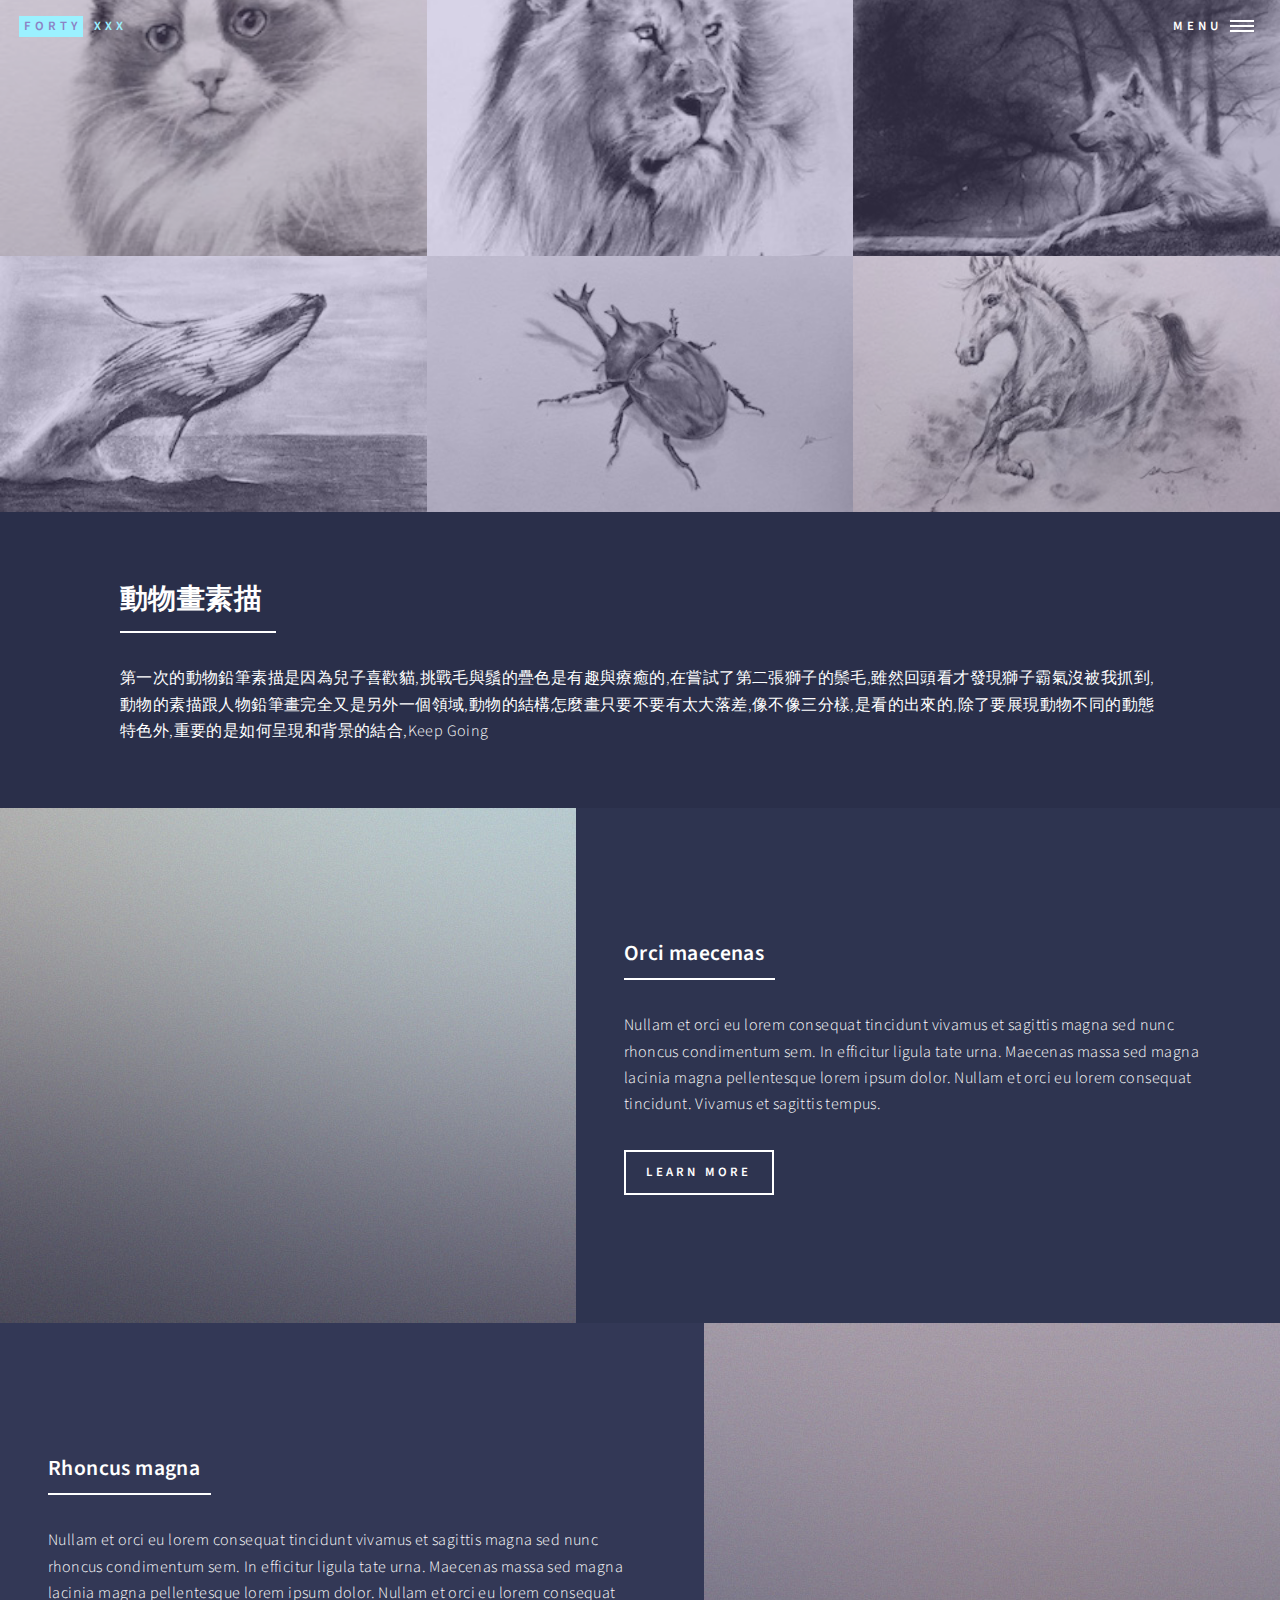
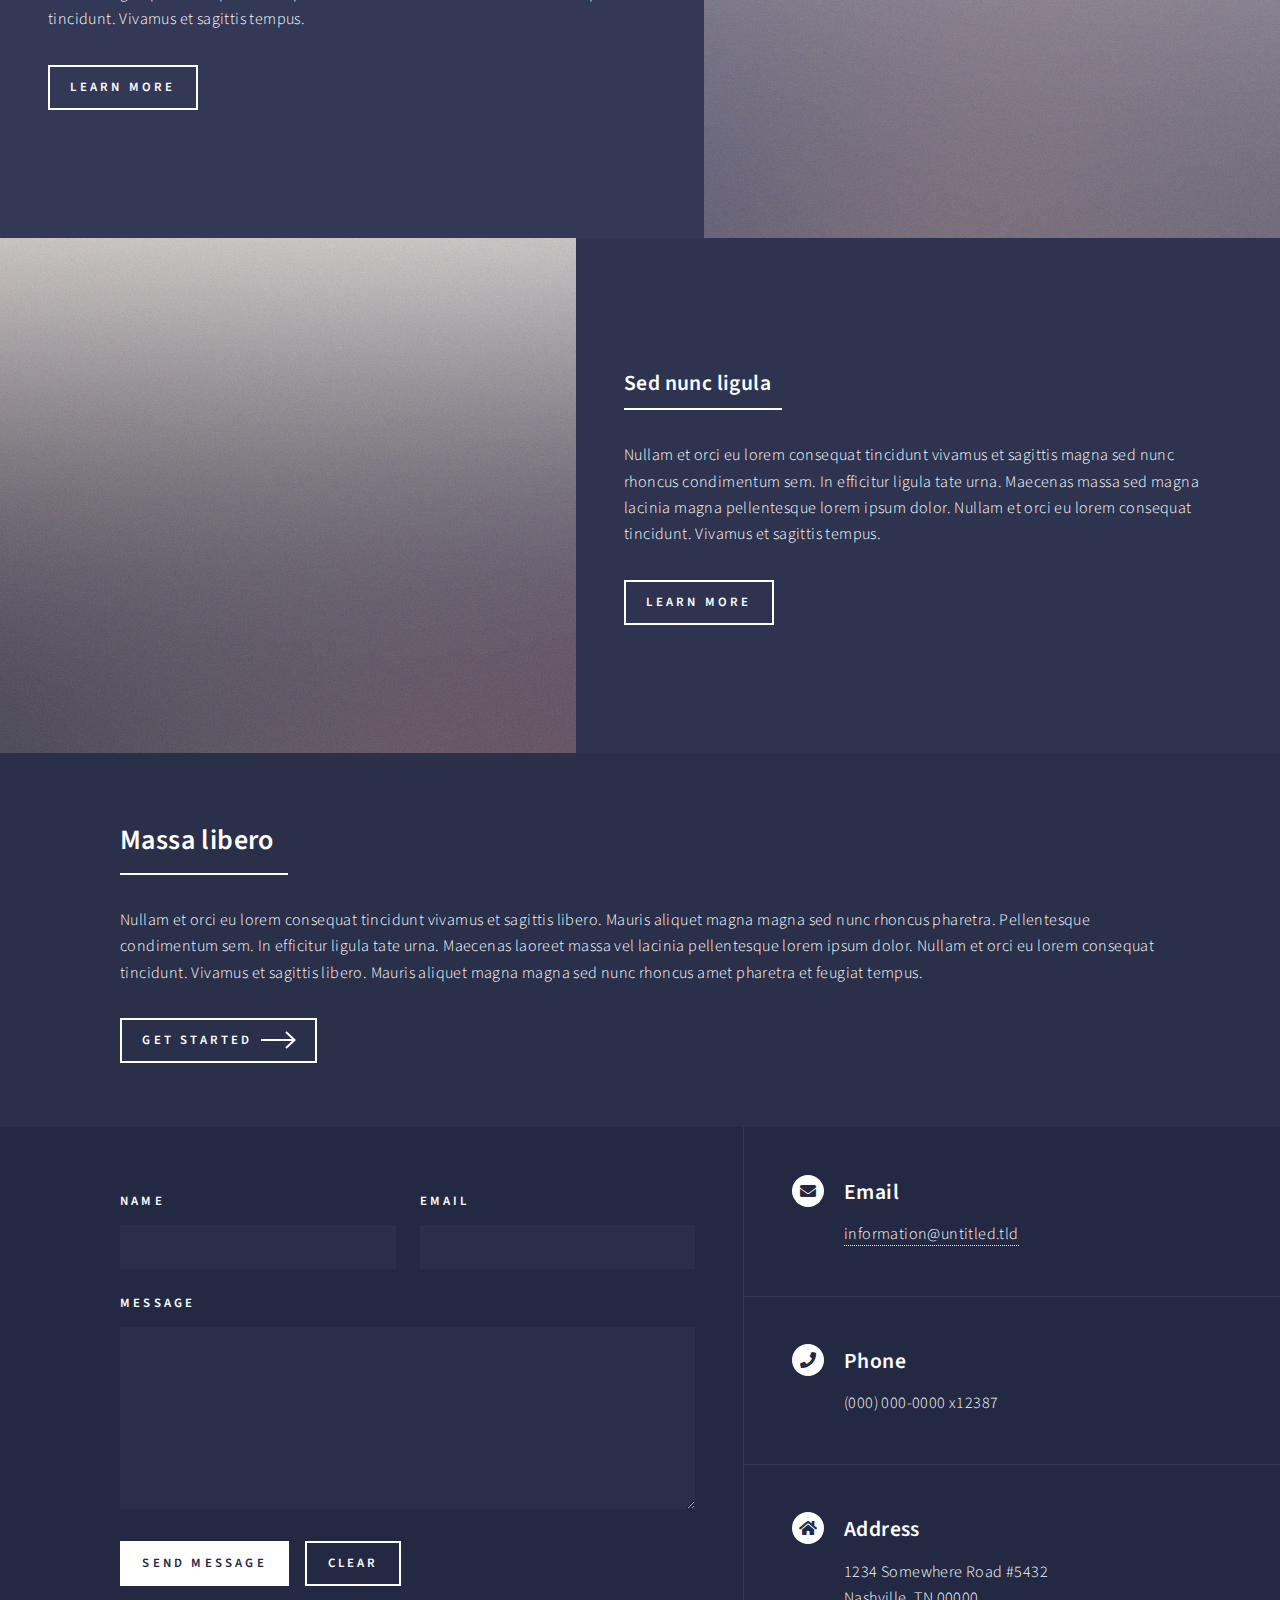
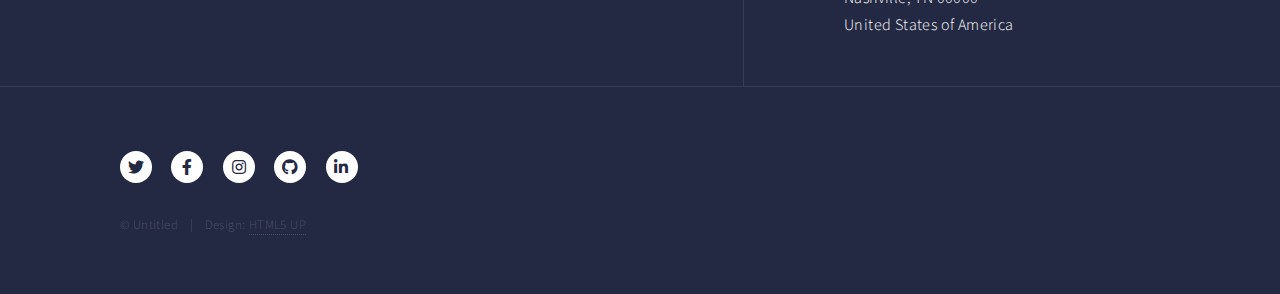
<file: 動物.html>
<!DOCTYPE HTML>
<!--
	Forty by HTML5 UP
	html5up.net | @ajlkn
	Free for personal and commercial use under the CCA 3.0 license (html5up.net/license)
-->
<html>
	<head>
		<title>Landing - Forty by HTML5 UP</title>
		<meta charset="utf-8" />
		<meta name="viewport" content="width=device-width, initial-scale=1, user-scalable=no" />
		<link rel="stylesheet" href="assets/css/main.css" />
		<noscript><link rel="stylesheet" href="assets/css/noscript.css" /></noscript>
	</head>
	<body class="is-preload">

		<!-- Wrapper -->
			<div id="wrapper">

				<!-- Header -->
				<!-- Note: The "styleN" class below should match that of the banner element. -->
					<header id="header" class="alt style2">
						<a href="index.html" class="logo"><strong>Forty</strong> <span>XXX</span></a>
						<nav>
							<a href="#menu">Menu</a>
						</nav>
					</header>

				<!-- Menu -->
					<nav id="menu">
						<ul class="links">
							<li><a href="index.html">Home</a></li>
							<li><a href="landing.html">Landing</a></li>
							<li><a href="generic.html">Generic</a></li>
							<li><a href="elements.html">Elements</a></li>
						</ul>
						<ul class="actions stacked">
							<li><a href="#" class="button primary fit">Get Started</a></li>
							<li><a href="#" class="button fit">Log In</a></li>
						</ul>
					</nav>

				<!-- Banner -->
				<!-- Note: The "styleN" class below should match that of the header element. -->
					<section id="banner" class="style2">
						
							<div class="banner0">
								<div class="banner1">
									<img src="images/ppcat.jpg" alt="" />
									<img src="images/pplion.jpg" alt="" />
									<img src="images/ppfox.jpg" alt="" />
								</div>
								<div class="banner2">
									<img src="images/ppfish.jpg" alt="" />
									<img src="images/ppinset.jpg" alt="" />
									<img src="images/pph.jpg" alt="" />
								</div>
							</div>
							<header class="major">
								<h1>Landing</h1>
							</header>
							<div class="content">
								<p>Lorem ipsum dolor sit amet nullam consequat<br />
								sed veroeros. tempus adipiscing nulla.</p>
							</div>
						
					</section>

				<!-- Main -->
					<div id="main">

						<!-- One -->
							<section id="one">
								<div class="inner">
									<header class="major">
										<h2>動物畫素描</h2>
									</header>
									<p>第一次的動物鉛筆素描是因為兒子喜歡貓,挑戰毛與鬚的疊色是有趣與療癒的,在嘗試了第二張獅子的鬃毛,雖然回頭看才發現獅子霸氣沒被我抓到,動物的素描跟人物鉛筆畫完全又是另外一個領域,動物的結構怎麼畫只要不要有太大落差,像不像三分樣,是看的出來的,除了要展現動物不同的動態特色外,重要的是如何呈現和背景的結合,Keep Going</p>
								</div>
							</section>

						<!-- Two -->
							<section id="two" class="spotlights">
								<section>
									<a href="generic.html" class="image">
										<img src="images/pic08.jpg" alt="" data-position="center center" />
									</a>
									<div class="content">
										<div class="inner">
											<header class="major">
												<h3>Orci maecenas</h3>
											</header>
											<p>Nullam et orci eu lorem consequat tincidunt vivamus et sagittis magna sed nunc rhoncus condimentum sem. In efficitur ligula tate urna. Maecenas massa sed magna lacinia magna pellentesque lorem ipsum dolor. Nullam et orci eu lorem consequat tincidunt. Vivamus et sagittis tempus.</p>
											<ul class="actions">
												<li><a href="generic.html" class="button">Learn more</a></li>
											</ul>
										</div>
									</div>
								</section>
								<section>
									<a href="generic.html" class="image">
										<img src="images/pic09.jpg" alt="" data-position="top center" />
									</a>
									<div class="content">
										<div class="inner">
											<header class="major">
												<h3>Rhoncus magna</h3>
											</header>
											<p>Nullam et orci eu lorem consequat tincidunt vivamus et sagittis magna sed nunc rhoncus condimentum sem. In efficitur ligula tate urna. Maecenas massa sed magna lacinia magna pellentesque lorem ipsum dolor. Nullam et orci eu lorem consequat tincidunt. Vivamus et sagittis tempus.</p>
											<ul class="actions">
												<li><a href="generic.html" class="button">Learn more</a></li>
											</ul>
										</div>
									</div>
								</section>
								<section>
									<a href="generic.html" class="image">
										<img src="images/pic10.jpg" alt="" data-position="25% 25%" />
									</a>
									<div class="content">
										<div class="inner">
											<header class="major">
												<h3>Sed nunc ligula</h3>
											</header>
											<p>Nullam et orci eu lorem consequat tincidunt vivamus et sagittis magna sed nunc rhoncus condimentum sem. In efficitur ligula tate urna. Maecenas massa sed magna lacinia magna pellentesque lorem ipsum dolor. Nullam et orci eu lorem consequat tincidunt. Vivamus et sagittis tempus.</p>
											<ul class="actions">
												<li><a href="generic.html" class="button">Learn more</a></li>
											</ul>
										</div>
									</div>
								</section>
							</section>

						<!-- Three -->
							<section id="three">
								<div class="inner">
									<header class="major">
										<h2>Massa libero</h2>
									</header>
									<p>Nullam et orci eu lorem consequat tincidunt vivamus et sagittis libero. Mauris aliquet magna magna sed nunc rhoncus pharetra. Pellentesque condimentum sem. In efficitur ligula tate urna. Maecenas laoreet massa vel lacinia pellentesque lorem ipsum dolor. Nullam et orci eu lorem consequat tincidunt. Vivamus et sagittis libero. Mauris aliquet magna magna sed nunc rhoncus amet pharetra et feugiat tempus.</p>
									<ul class="actions">
										<li><a href="generic.html" class="button next">Get Started</a></li>
									</ul>
								</div>
							</section>

					</div>

				<!-- Contact -->
					<section id="contact">
						<div class="inner">
							<section>
								<form method="post" action="#">
									<div class="fields">
										<div class="field half">
											<label for="name">Name</label>
											<input type="text" name="name" id="name" />
										</div>
										<div class="field half">
											<label for="email">Email</label>
											<input type="text" name="email" id="email" />
										</div>
										<div class="field">
											<label for="message">Message</label>
											<textarea name="message" id="message" rows="6"></textarea>
										</div>
									</div>
									<ul class="actions">
										<li><input type="submit" value="Send Message" class="primary" /></li>
										<li><input type="reset" value="Clear" /></li>
									</ul>
								</form>
							</section>
							<section class="split">
								<section>
									<div class="contact-method">
										<span class="icon solid alt fa-envelope"></span>
										<h3>Email</h3>
										<a href="#">information@untitled.tld</a>
									</div>
								</section>
								<section>
									<div class="contact-method">
										<span class="icon solid alt fa-phone"></span>
										<h3>Phone</h3>
										<span>(000) 000-0000 x12387</span>
									</div>
								</section>
								<section>
									<div class="contact-method">
										<span class="icon solid alt fa-home"></span>
										<h3>Address</h3>
										<span>1234 Somewhere Road #5432<br />
										Nashville, TN 00000<br />
										United States of America</span>
									</div>
								</section>
							</section>
						</div>
					</section>

				<!-- Footer -->
					<footer id="footer">
						<div class="inner">
							<ul class="icons">
								<li><a href="#" class="icon brands alt fa-twitter"><span class="label">Twitter</span></a></li>
								<li><a href="#" class="icon brands alt fa-facebook-f"><span class="label">Facebook</span></a></li>
								<li><a href="#" class="icon brands alt fa-instagram"><span class="label">Instagram</span></a></li>
								<li><a href="#" class="icon brands alt fa-github"><span class="label">GitHub</span></a></li>
								<li><a href="#" class="icon brands alt fa-linkedin-in"><span class="label">LinkedIn</span></a></li>
							</ul>
							<ul class="copyright">
								<li>&copy; Untitled</li><li>Design: <a href="https://html5up.net">HTML5 UP</a></li>
							</ul>
						</div>
					</footer>

			</div>

		<!-- Scripts -->
			<script src="assets/js/jquery.min.js"></script>
			<script src="assets/js/jquery.scrolly.min.js"></script>
			<script src="assets/js/jquery.scrollex.min.js"></script>
			<script src="assets/js/browser.min.js"></script>
			<script src="assets/js/breakpoints.min.js"></script>
			<script src="assets/js/util.js"></script>
			<script src="assets/js/main.js"></script>

	</body>
</html>
</file>
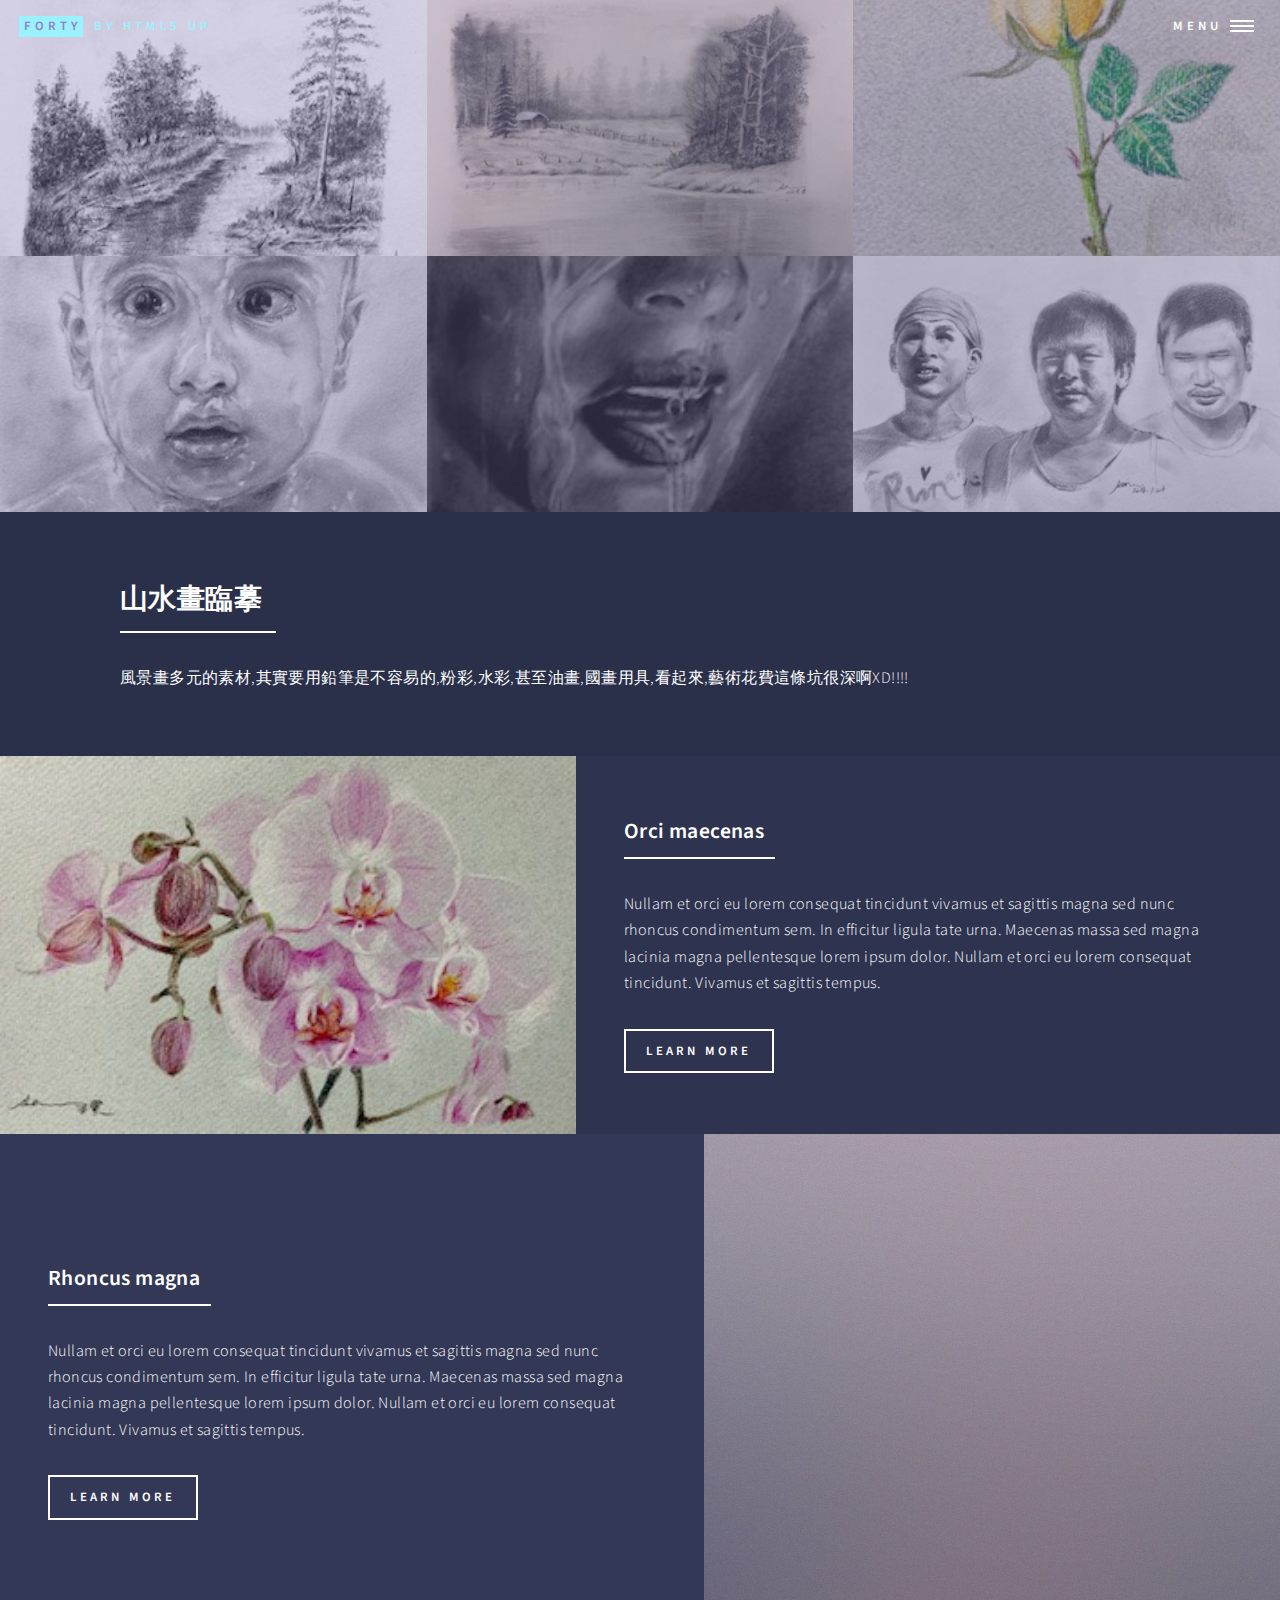
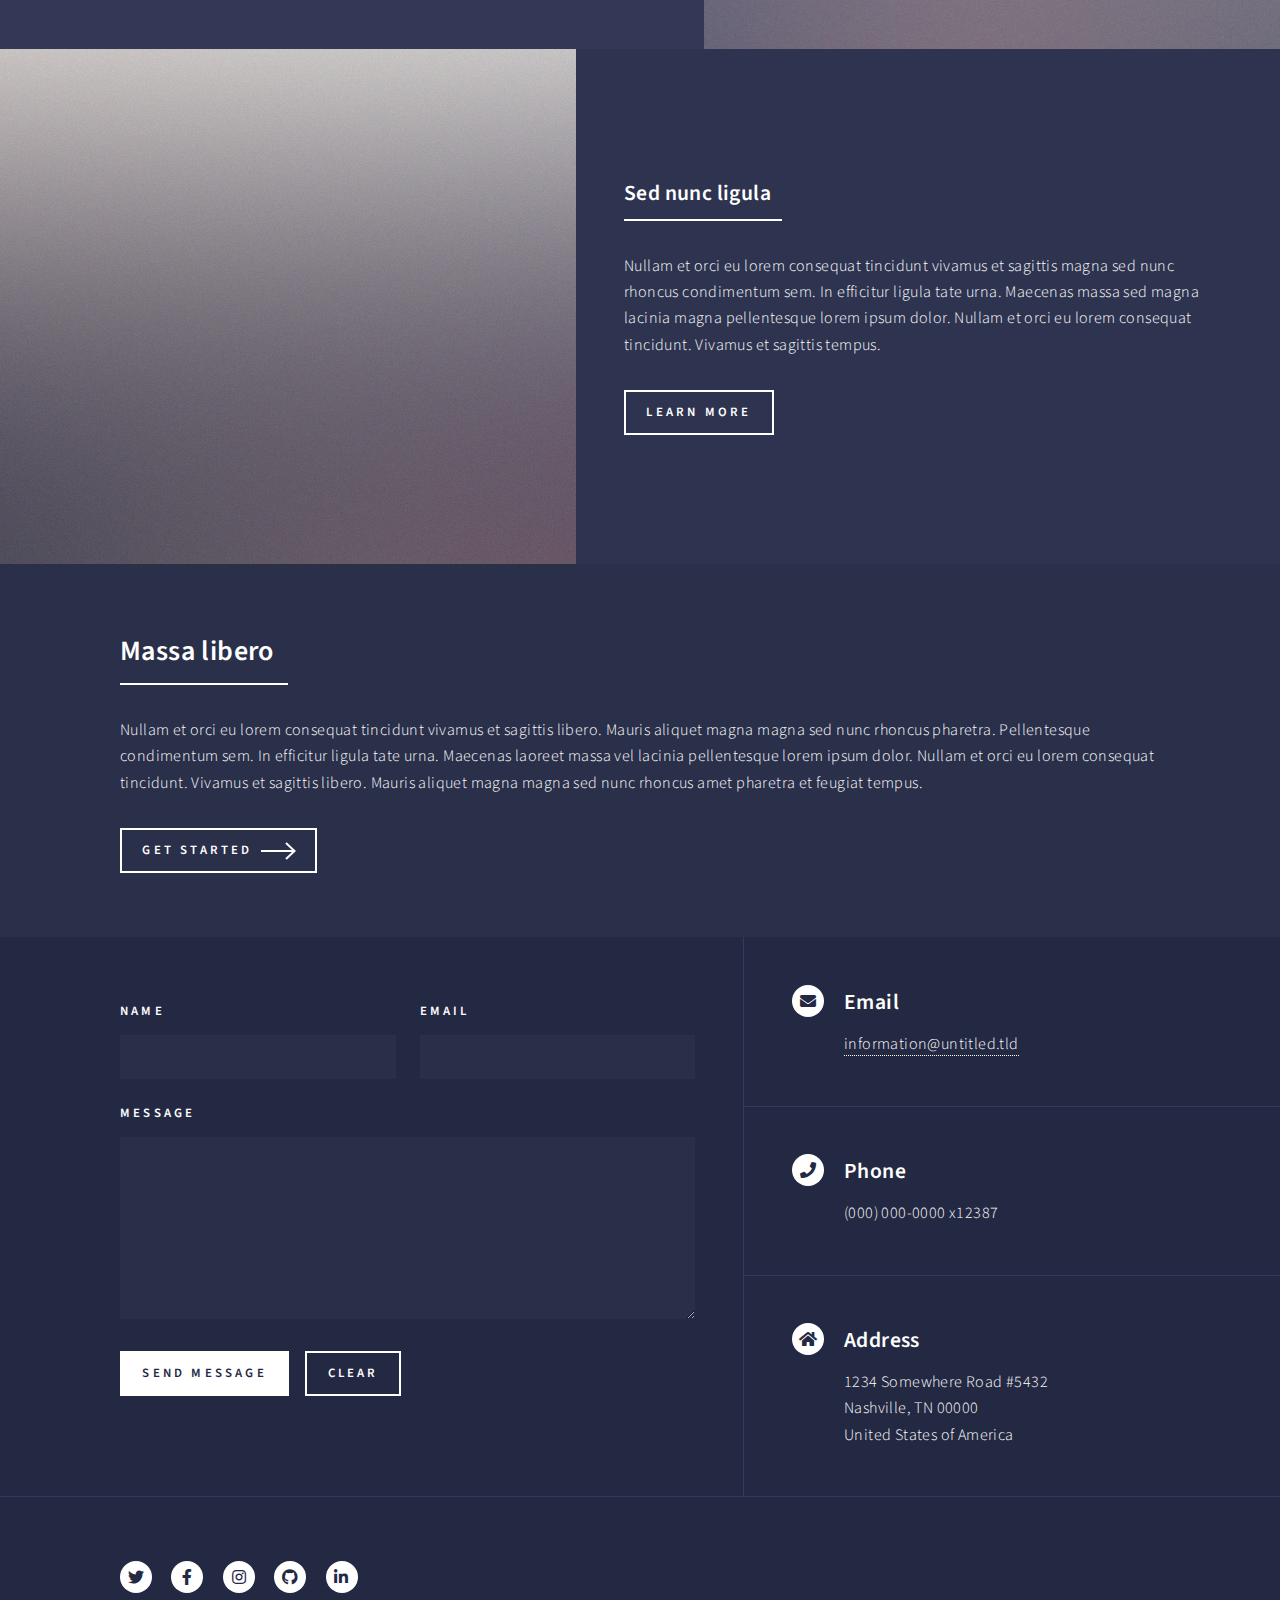
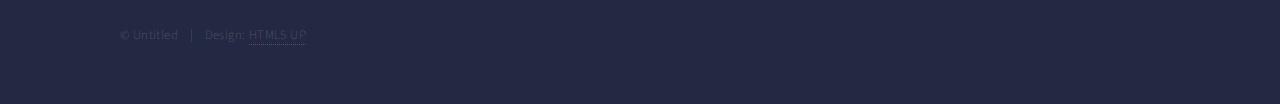
<file: 山水畫.html>
<!DOCTYPE HTML>
<!--
	Forty by HTML5 UP
	html5up.net | @ajlkn
	Free for personal and commercial use under the CCA 3.0 license (html5up.net/license)
-->
<html>
	<head>
		<title>Landing - Forty by HTML5 UP</title>
		<meta charset="utf-8" />
		<meta name="viewport" content="width=device-width, initial-scale=1, user-scalable=no" />
		<link rel="stylesheet" href="assets/css/main.css" />
		<noscript><link rel="stylesheet" href="assets/css/noscript.css" /></noscript>
	</head>
	<body class="is-preload">

		<!-- Wrapper -->
			<div id="wrapper">

				<!-- Header -->
				<!-- Note: The "styleN" class below should match that of the banner element. -->
					<header id="header" class="alt style2">
						<a href="index.html" class="logo"><strong>Forty</strong> <span>by HTML5 UP</span></a>
						<nav>
							<a href="#menu">Menu</a>
						</nav>
					</header>

				<!-- Menu -->
					<nav id="menu">
						<ul class="links">
							<li><a href="index.html">Home</a></li>
							<li><a href="landing.html">Landing</a></li>
							<li><a href="generic.html">Generic</a></li>
							<li><a href="elements.html">Elements</a></li>
						</ul>
						<ul class="actions stacked">
							<li><a href="#" class="button primary fit">Get Started</a></li>
							<li><a href="#" class="button fit">Log In</a></li>
						</ul>
					</nav>

				<!-- Banner -->
				<!-- Note: The "styleN" class below should match that of the header element. -->
					<section id="banner" class="style2">
						
							<div class="banner0">
								<div class="banner1">
									<img src="images/ppview.jpg" alt="" />
									<img src="images/ppview1.jpg" alt="" />
									<img src="images/cpflower.jpg" alt="" />
								</div>
								<div class="banner2">
									<img src="images/pp19.jpg" alt="" />
									<img src="images/pp21.jpg" alt="" />
									<img src="images/pp15.jpg" alt="" />
								</div>
							</div>
							<header class="major">
								<h1>Landing</h1>
							</header>
							<div class="content">
								<p>Lorem ipsum dolor sit amet nullam consequat<br />
								sed veroeros. tempus adipiscing nulla.</p>
							</div>
						
					</section>

				<!-- Main -->
					<div id="main">

						<!-- One -->
							<section id="one">
								<div class="inner">
									<header class="major">
										<h2>山水畫臨摹</h2>
									</header>
									<p>風景畫多元的素材,其實要用鉛筆是不容易的,粉彩,水彩,甚至油畫,國畫用具,看起來,藝術花費這條坑很深啊XD!!!!</p>
								</div>
							</section>

						<!-- Two -->
							<section id="two" class="spotlights">
								<section>
									<a href="generic.html" class="image">
										<img src="images/banner.jpg" alt="" data-position="center center" />
									</a>
									<div class="content">
										<div class="inner">
											<header class="major">
												<h3>Orci maecenas</h3>
											</header>
											<p>Nullam et orci eu lorem consequat tincidunt vivamus et sagittis magna sed nunc rhoncus condimentum sem. In efficitur ligula tate urna. Maecenas massa sed magna lacinia magna pellentesque lorem ipsum dolor. Nullam et orci eu lorem consequat tincidunt. Vivamus et sagittis tempus.</p>
											<ul class="actions">
												<li><a href="generic.html" class="button">Learn more</a></li>
											</ul>
										</div>
									</div>
								</section>
								<section>
									<a href="generic.html" class="image">
										<img src="images/pic09.jpg" alt="" data-position="top center" />
									</a>
									<div class="content">
										<div class="inner">
											<header class="major">
												<h3>Rhoncus magna</h3>
											</header>
											<p>Nullam et orci eu lorem consequat tincidunt vivamus et sagittis magna sed nunc rhoncus condimentum sem. In efficitur ligula tate urna. Maecenas massa sed magna lacinia magna pellentesque lorem ipsum dolor. Nullam et orci eu lorem consequat tincidunt. Vivamus et sagittis tempus.</p>
											<ul class="actions">
												<li><a href="generic.html" class="button">Learn more</a></li>
											</ul>
										</div>
									</div>
								</section>
								<section>
									<a href="generic.html" class="image">
										<img src="images/pic10.jpg" alt="" data-position="25% 25%" />
									</a>
									<div class="content">
										<div class="inner">
											<header class="major">
												<h3>Sed nunc ligula</h3>
											</header>
											<p>Nullam et orci eu lorem consequat tincidunt vivamus et sagittis magna sed nunc rhoncus condimentum sem. In efficitur ligula tate urna. Maecenas massa sed magna lacinia magna pellentesque lorem ipsum dolor. Nullam et orci eu lorem consequat tincidunt. Vivamus et sagittis tempus.</p>
											<ul class="actions">
												<li><a href="generic.html" class="button">Learn more</a></li>
											</ul>
										</div>
									</div>
								</section>
							</section>

						<!-- Three -->
							<section id="three">
								<div class="inner">
									<header class="major">
										<h2>Massa libero</h2>
									</header>
									<p>Nullam et orci eu lorem consequat tincidunt vivamus et sagittis libero. Mauris aliquet magna magna sed nunc rhoncus pharetra. Pellentesque condimentum sem. In efficitur ligula tate urna. Maecenas laoreet massa vel lacinia pellentesque lorem ipsum dolor. Nullam et orci eu lorem consequat tincidunt. Vivamus et sagittis libero. Mauris aliquet magna magna sed nunc rhoncus amet pharetra et feugiat tempus.</p>
									<ul class="actions">
										<li><a href="generic.html" class="button next">Get Started</a></li>
									</ul>
								</div>
							</section>

					</div>

				<!-- Contact -->
					<section id="contact">
						<div class="inner">
							<section>
								<form method="post" action="#">
									<div class="fields">
										<div class="field half">
											<label for="name">Name</label>
											<input type="text" name="name" id="name" />
										</div>
										<div class="field half">
											<label for="email">Email</label>
											<input type="text" name="email" id="email" />
										</div>
										<div class="field">
											<label for="message">Message</label>
											<textarea name="message" id="message" rows="6"></textarea>
										</div>
									</div>
									<ul class="actions">
										<li><input type="submit" value="Send Message" class="primary" /></li>
										<li><input type="reset" value="Clear" /></li>
									</ul>
								</form>
							</section>
							<section class="split">
								<section>
									<div class="contact-method">
										<span class="icon solid alt fa-envelope"></span>
										<h3>Email</h3>
										<a href="#">information@untitled.tld</a>
									</div>
								</section>
								<section>
									<div class="contact-method">
										<span class="icon solid alt fa-phone"></span>
										<h3>Phone</h3>
										<span>(000) 000-0000 x12387</span>
									</div>
								</section>
								<section>
									<div class="contact-method">
										<span class="icon solid alt fa-home"></span>
										<h3>Address</h3>
										<span>1234 Somewhere Road #5432<br />
										Nashville, TN 00000<br />
										United States of America</span>
									</div>
								</section>
							</section>
						</div>
					</section>

				<!-- Footer -->
					<footer id="footer">
						<div class="inner">
							<ul class="icons">
								<li><a href="#" class="icon brands alt fa-twitter"><span class="label">Twitter</span></a></li>
								<li><a href="#" class="icon brands alt fa-facebook-f"><span class="label">Facebook</span></a></li>
								<li><a href="#" class="icon brands alt fa-instagram"><span class="label">Instagram</span></a></li>
								<li><a href="#" class="icon brands alt fa-github"><span class="label">GitHub</span></a></li>
								<li><a href="#" class="icon brands alt fa-linkedin-in"><span class="label">LinkedIn</span></a></li>
							</ul>
							<ul class="copyright">
								<li>&copy; Untitled</li><li>Design: <a href="https://html5up.net">HTML5 UP</a></li>
							</ul>
						</div>
					</footer>

			</div>

		<!-- Scripts -->
			<script src="assets/js/jquery.min.js"></script>
			<script src="assets/js/jquery.scrolly.min.js"></script>
			<script src="assets/js/jquery.scrollex.min.js"></script>
			<script src="assets/js/browser.min.js"></script>
			<script src="assets/js/breakpoints.min.js"></script>
			<script src="assets/js/util.js"></script>
			<script src="assets/js/main.js"></script>

	</body>
</html>
</file>
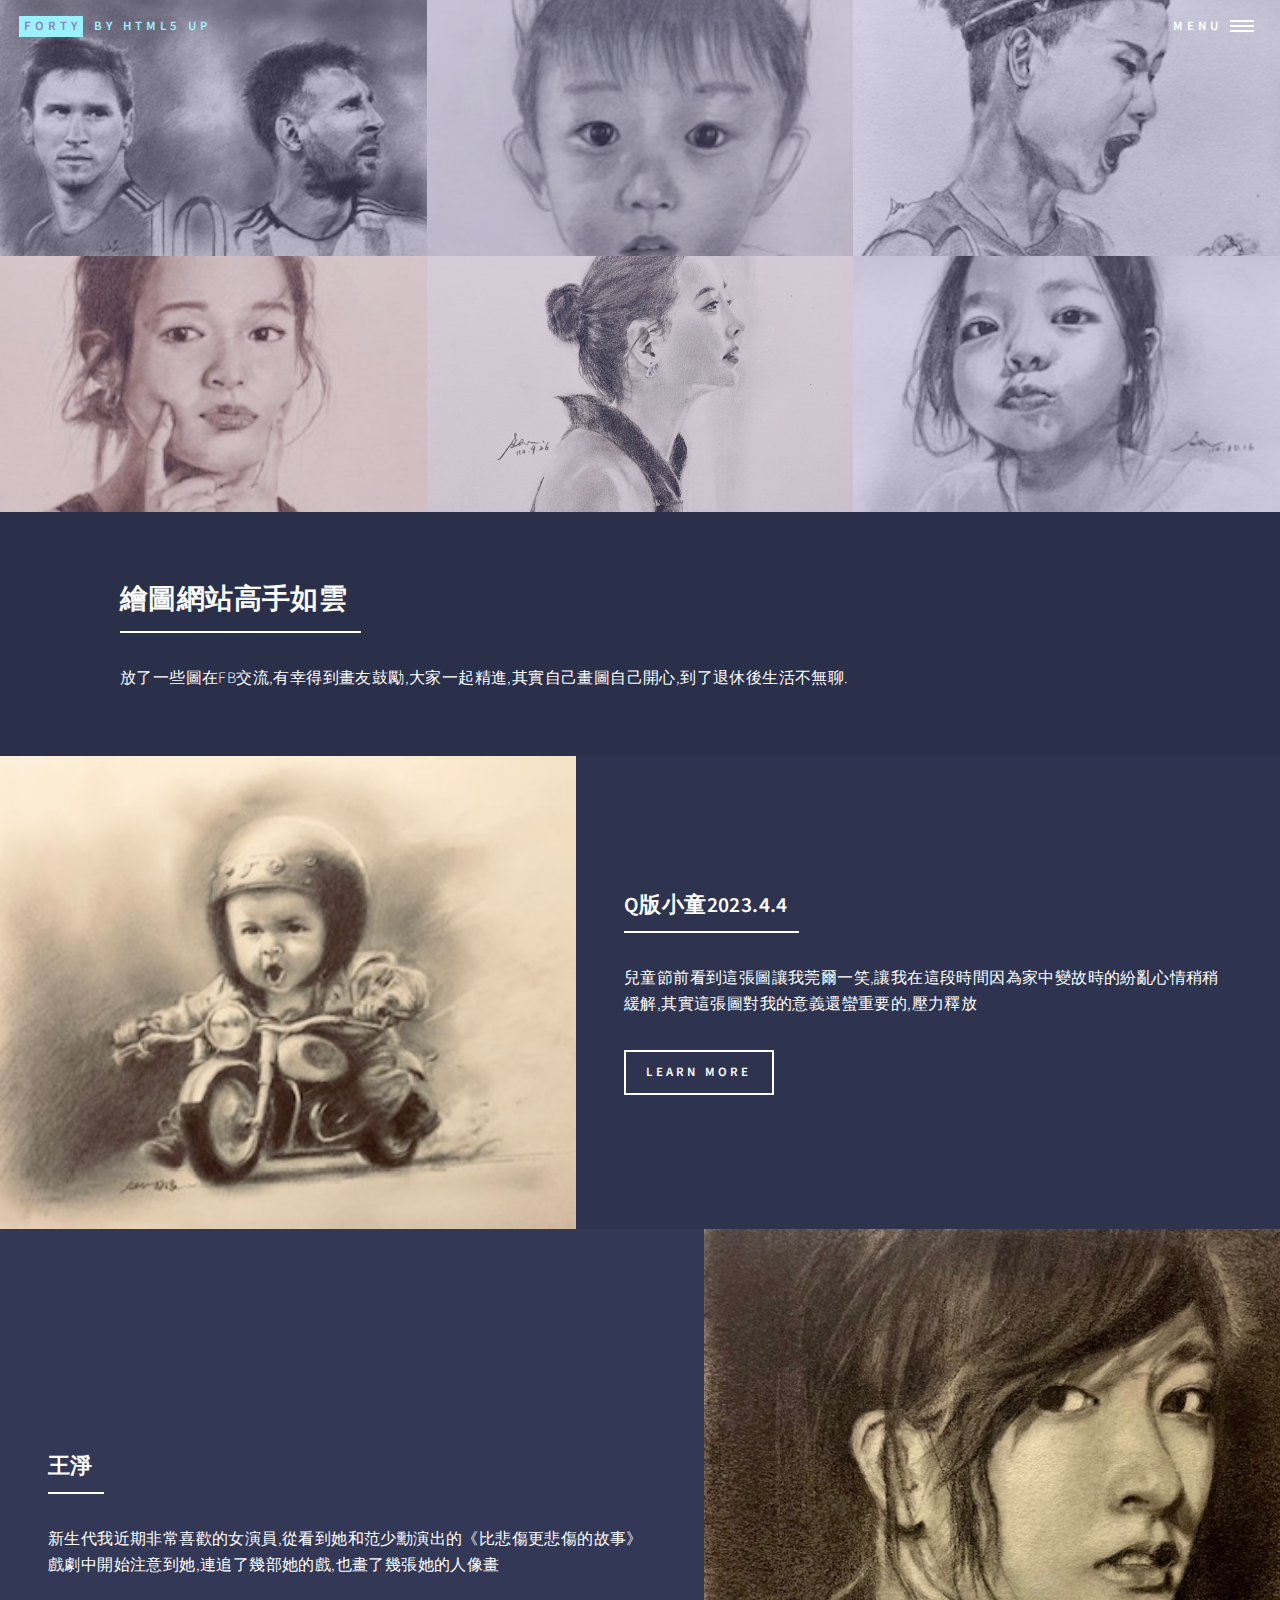
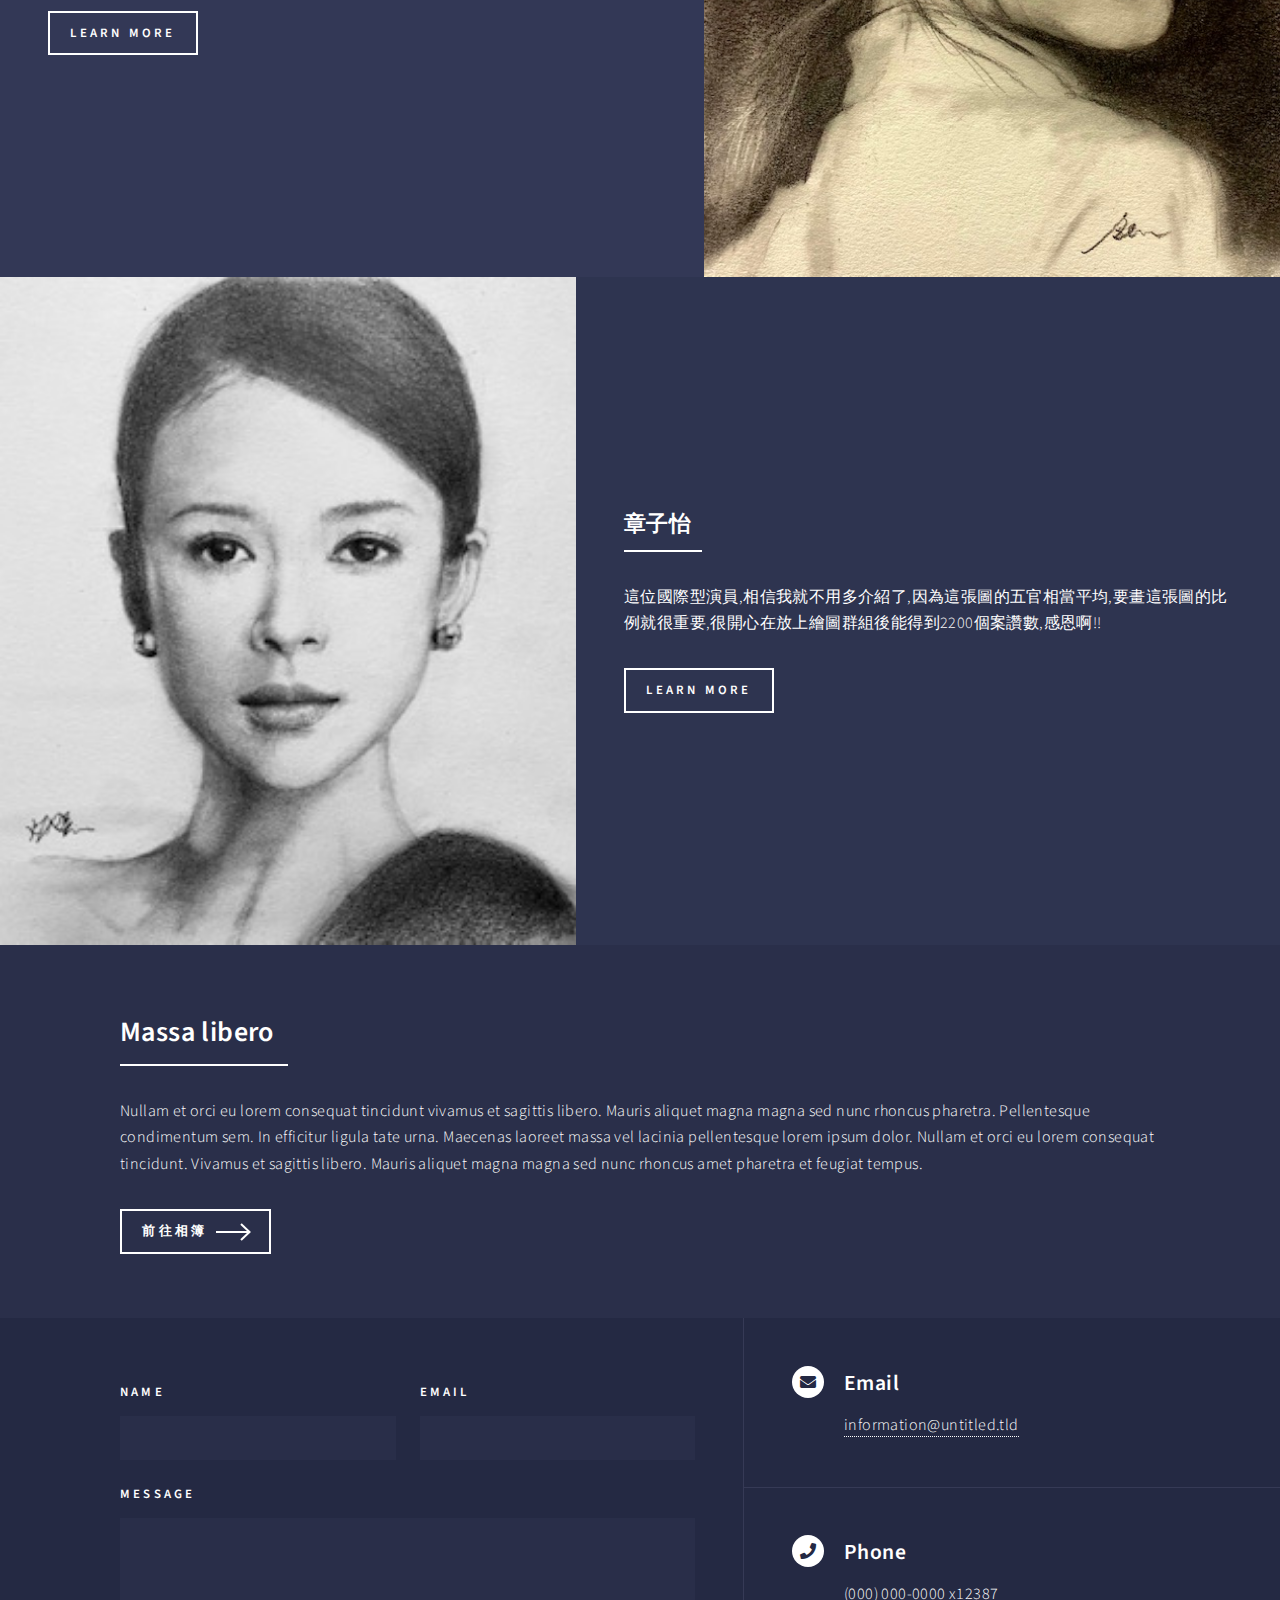
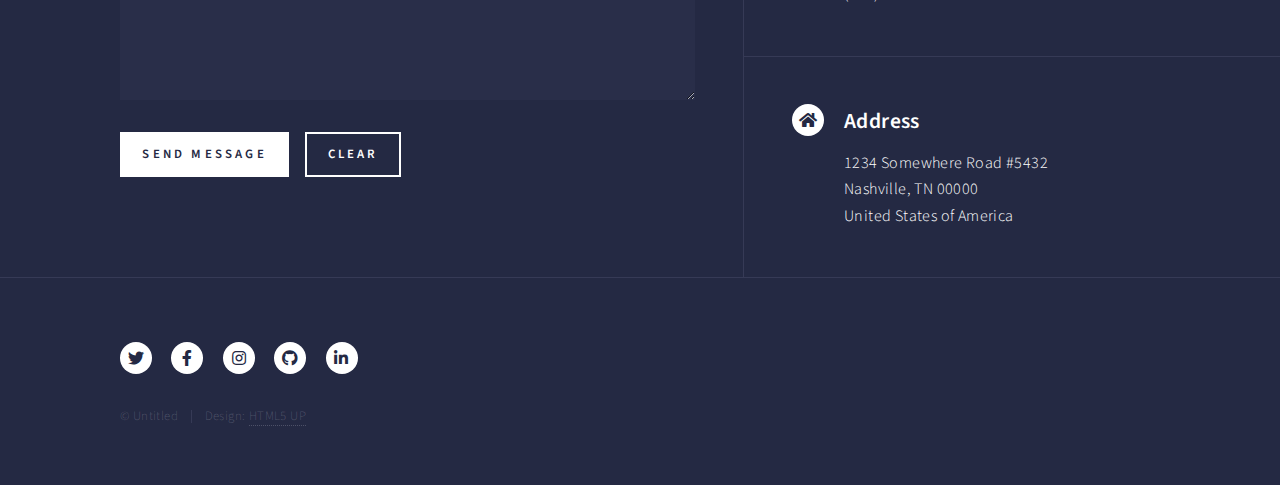
<file: 精選.html>
<!DOCTYPE HTML>
<!--
	Forty by HTML5 UP
	html5up.net | @ajlkn
	Free for personal and commercial use under the CCA 3.0 license (html5up.net/license)
-->
<html>
	<head>
		<title>Landing - Forty by HTML5 UP</title>
		<meta charset="utf-8" />
		<meta name="viewport" content="width=device-width, initial-scale=1, user-scalable=no" />
		<link rel="stylesheet" href="assets/css/main.css" />
		<noscript><link rel="stylesheet" href="assets/css/noscript.css" /></noscript>
	</head>
	<body class="is-preload">

		<!-- Wrapper -->
			<div id="wrapper">

				<!-- Header -->
				<!-- Note: The "styleN" class below should match that of the banner element. -->
					<header id="header" class="alt style2">
						<a href="index.html" class="logo"><strong>Forty</strong> <span>by HTML5 UP</span></a>
						<nav>
							<a href="#menu">Menu</a>
						</nav>
					</header>

				<!-- Menu -->
					<nav id="menu">
						<ul class="links">
							<li><a href="index.html">Home</a></li>
							<li><a href="landing.html">Landing</a></li>
							<li><a href="generic.html">Generic</a></li>
							<li><a href="elements.html">Elements</a></li>
						</ul>
						<ul class="actions stacked">
							<li><a href="#" class="button primary fit">Get Started</a></li>
							<li><a href="#" class="button fit">Log In</a></li>
						</ul>
					</nav>

				<!-- Banner -->
				<!-- Note: The "styleN" class below should match that of the header element. -->
					<section id="banner" class="style2">
						
							<div class="banner0">
								<div class="banner1">
									<img src="images/pp29.jpg" alt="" />
									<img src="images/pp2.jpg" alt="" />
									<img src="images/pp4.jpg" alt="" />
								</div>
								<div class="banner2">
									<img src="images/pp18.jpg" alt="" />
									<img src="images/pp30.jpg" alt="" />
									<img src="images/pp25.jpg" alt="" />
								</div>
							</div>
							<header class="major">
								<h1>Landing</h1>
							</header>
							<div class="content">
								<p>Lorem ipsum dolor sit amet nullam consequat<br />
								sed veroeros. tempus adipiscing nulla.</p>
							</div>
						
					</section>

				<!-- Main -->
					<div id="main">

						<!-- One -->
							<section id="one">
								<div class="inner">
									<header class="major">
										<h2>繪圖網站高手如雲</h2>
									</header>
									<p>放了一些圖在FB交流,有幸得到畫友鼓勵,大家一起精進,其實自己畫圖自己開心,到了退休後生活不無聊.</p>
								</div>
							</section>

						<!-- Two -->
							<section id="two" class="spotlights">
								<section>
									<a href="generic.html" class="image">
										<img src="images/IMG_6665.jpg" alt="" data-position="center center" />
									</a>
									<div class="content">
										<div class="inner">
											<header class="major">
												<h3>Q版小童2023.4.4</h3>
											</header>
											<p>兒童節前看到這張圖讓我莞爾一笑,讓我在這段時間因為家中變故時的紛亂心情稍稍緩解,其實這張圖對我的意義還蠻重要的,壓力釋放</p>
											<ul class="actions">
												<li><a href="generic.html" class="button">Learn more</a></li>
											</ul>
										</div>
									</div>
								</section>
								<section>
									<a href="generic.html" class="image">
										<img src="images/pp41.jpg" alt="" data-position="top center" />
									</a>
									<div class="content">
										<div class="inner">
											<header class="major">
												<h3>王淨</h3>
											</header>
											<p>新生代我近期非常喜歡的女演員,從看到她和范少勳演出的《比悲傷更悲傷的故事》戲劇中開始注意到她,連追了幾部她的戲,也畫了幾張她的人像畫</p>
											<ul class="actions">
												<li><a href="generic.html" class="button">Learn more</a></li>
											</ul>
										</div>
									</div>
								</section>
								<section>
									<a href="generic.html" class="image">
										<img src="images/pp20.jpg" alt="" data-position="25% 25%" />
									</a>
									<div class="content">
										<div class="inner">
											<header class="major">
												<h3>章子怡</h3>
											</header>
											<p>這位國際型演員,相信我就不用多介紹了,因為這張圖的五官相當平均,要畫這張圖的比例就很重要,很開心在放上繪圖群組後能得到2200個案讚數,感恩啊!!</p>
											<ul class="actions">
												<li><a href="generic.html" class="button">Learn more</a></li>
											</ul>
										</div>
									</div>
								</section>
							</section>

						<!-- Three -->
							<section id="three">
								<div class="inner">
									<header class="major">
										<h2>Massa libero</h2>
									</header>
									<p>Nullam et orci eu lorem consequat tincidunt vivamus et sagittis libero. Mauris aliquet magna magna sed nunc rhoncus pharetra. Pellentesque condimentum sem. In efficitur ligula tate urna. Maecenas laoreet massa vel lacinia pellentesque lorem ipsum dolor. Nullam et orci eu lorem consequat tincidunt. Vivamus et sagittis libero. Mauris aliquet magna magna sed nunc rhoncus amet pharetra et feugiat tempus.</p>
									<ul class="actions">
										<li><a href="精選/index.html" class="button next">前往相簿</a></li>
									</ul>
								</div>
							</section>

					</div>

				<!-- Contact -->
					<section id="contact">
						<div class="inner">
							<section>
								<form method="post" action="#">
									<div class="fields">
										<div class="field half">
											<label for="name">Name</label>
											<input type="text" name="name" id="name" />
										</div>
										<div class="field half">
											<label for="email">Email</label>
											<input type="text" name="email" id="email" />
										</div>
										<div class="field">
											<label for="message">Message</label>
											<textarea name="message" id="message" rows="6"></textarea>
										</div>
									</div>
									<ul class="actions">
										<li><input type="submit" value="Send Message" class="primary" /></li>
										<li><input type="reset" value="Clear" /></li>
									</ul>
								</form>
							</section>
							<section class="split">
								<section>
									<div class="contact-method">
										<span class="icon solid alt fa-envelope"></span>
										<h3>Email</h3>
										<a href="#">information@untitled.tld</a>
									</div>
								</section>
								<section>
									<div class="contact-method">
										<span class="icon solid alt fa-phone"></span>
										<h3>Phone</h3>
										<span>(000) 000-0000 x12387</span>
									</div>
								</section>
								<section>
									<div class="contact-method">
										<span class="icon solid alt fa-home"></span>
										<h3>Address</h3>
										<span>1234 Somewhere Road #5432<br />
										Nashville, TN 00000<br />
										United States of America</span>
									</div>
								</section>
							</section>
						</div>
					</section>

				<!-- Footer -->
					<footer id="footer">
						<div class="inner">
							<ul class="icons">
								<li><a href="#" class="icon brands alt fa-twitter"><span class="label">Twitter</span></a></li>
								<li><a href="#" class="icon brands alt fa-facebook-f"><span class="label">Facebook</span></a></li>
								<li><a href="#" class="icon brands alt fa-instagram"><span class="label">Instagram</span></a></li>
								<li><a href="#" class="icon brands alt fa-github"><span class="label">GitHub</span></a></li>
								<li><a href="#" class="icon brands alt fa-linkedin-in"><span class="label">LinkedIn</span></a></li>
							</ul>
							<ul class="copyright">
								<li>&copy; Untitled</li><li>Design: <a href="https://html5up.net">HTML5 UP</a></li>
							</ul>
						</div>
					</footer>

			</div>

		<!-- Scripts -->
			<script src="assets/js/jquery.min.js"></script>
			<script src="assets/js/jquery.scrolly.min.js"></script>
			<script src="assets/js/jquery.scrollex.min.js"></script>
			<script src="assets/js/browser.min.js"></script>
			<script src="assets/js/breakpoints.min.js"></script>
			<script src="assets/js/util.js"></script>
			<script src="assets/js/main.js"></script>

	</body>
</html>
</file>
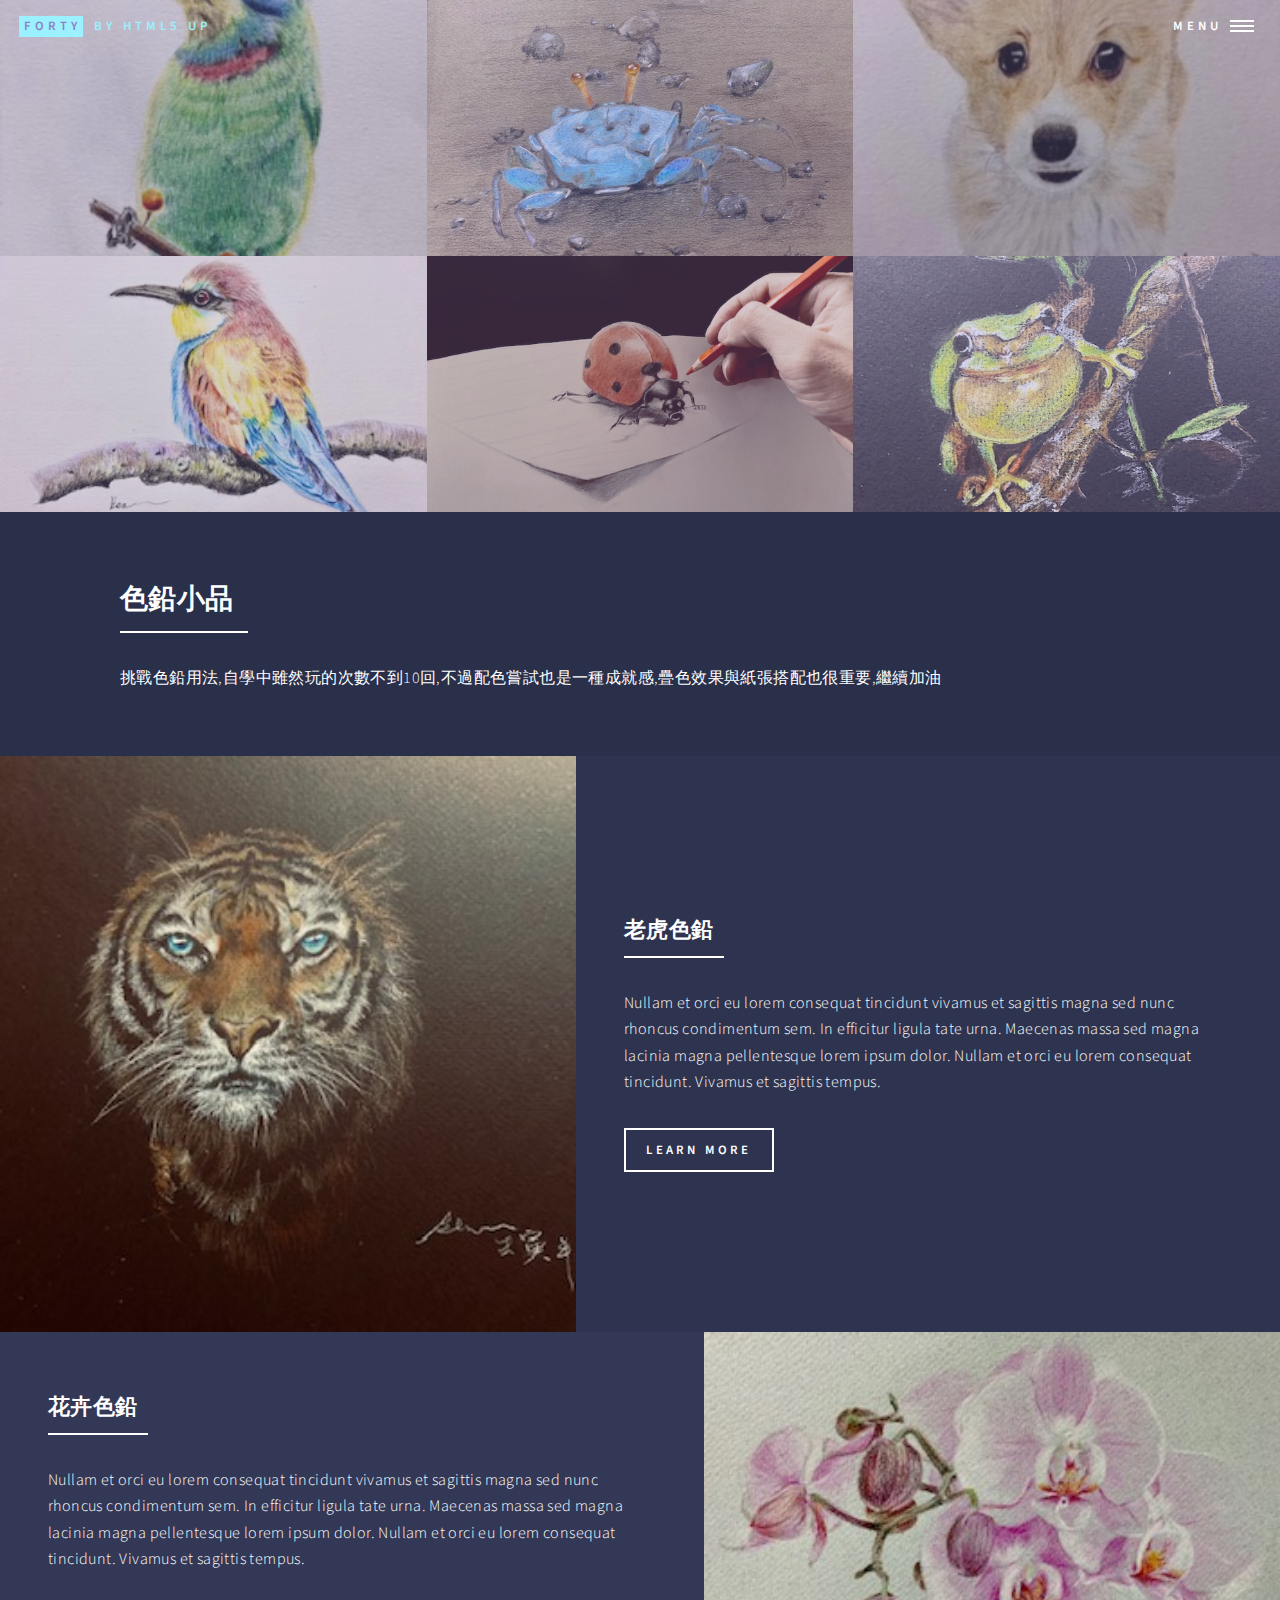
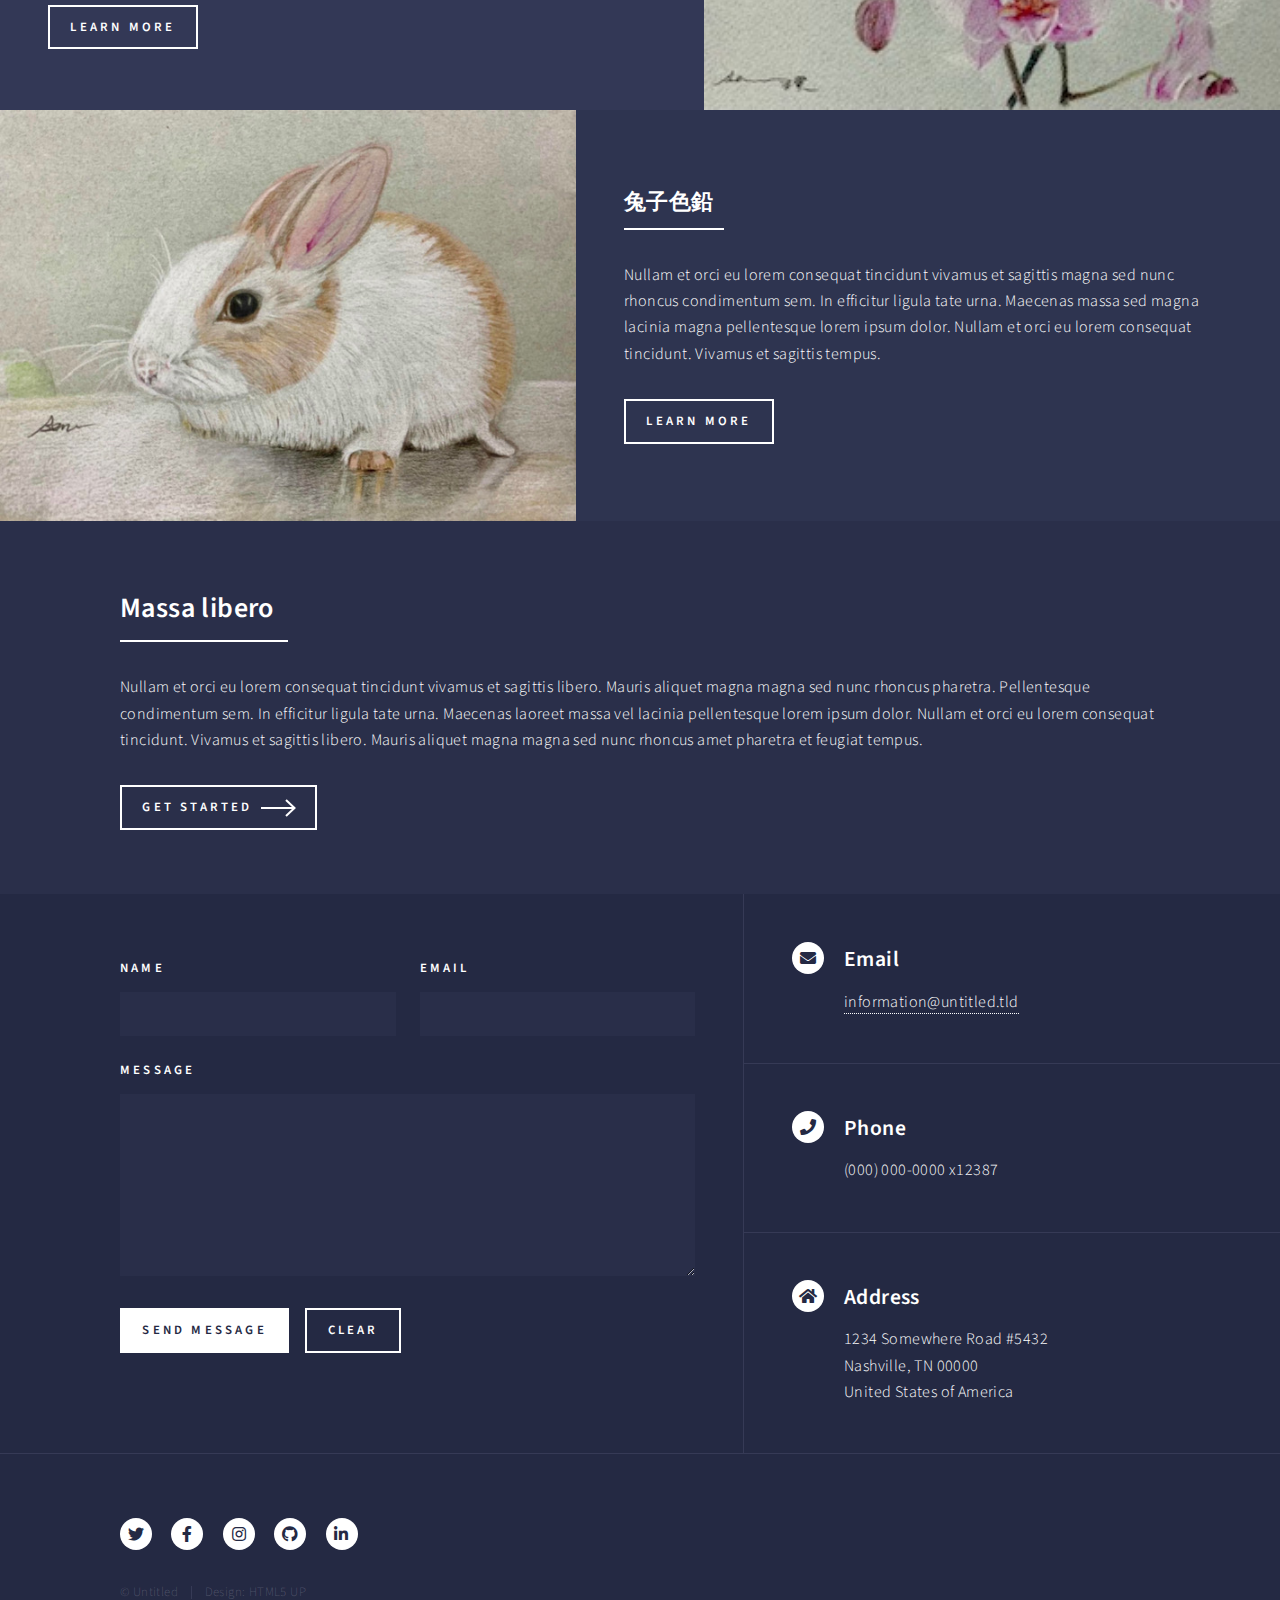
<file: 色鉛筆.html>
<!DOCTYPE HTML>
<!--
	Forty by HTML5 UP
	html5up.net | @ajlkn
	Free for personal and commercial use under the CCA 3.0 license (html5up.net/license)
-->
<html>
	<head>
		<title>Landing - Forty by HTML5 UP</title>
		<meta charset="utf-8" />
		<meta name="viewport" content="width=device-width, initial-scale=1, user-scalable=no" />
		<link rel="stylesheet" href="assets/css/main.css" />
		<noscript><link rel="stylesheet" href="assets/css/noscript.css" /></noscript>
	</head>
	<body class="is-preload">

		<!-- Wrapper -->
			<div id="wrapper">

				<!-- Header -->
				<!-- Note: The "styleN" class below should match that of the banner element. -->
					<header id="header" class="alt style2">
						<a href="index.html" class="logo"><strong>Forty</strong> <span>by HTML5 UP</span></a>
						<nav>
							<a href="#menu">Menu</a>
						</nav>
					</header>

				<!-- Menu -->
					<nav id="menu">
						<ul class="links">
							<li><a href="index.html">Home</a></li>
							<li><a href="landing.html">Landing</a></li>
							<li><a href="generic.html">Generic</a></li>
							<li><a href="elements.html">Elements</a></li>
						</ul>
						<ul class="actions stacked">
							<li><a href="#" class="button primary fit">Get Started</a></li>
							<li><a href="#" class="button fit">Log In</a></li>
						</ul>
					</nav>

				<!-- Banner -->
				<!-- Note: The "styleN" class below should match that of the header element. -->
					<section id="banner" class="style2">
						
							<div class="banner0">
								<div class="banner1">
									<img src="images/cpbird.jpg" alt="" />
									<img src="images/cp.jpg" alt="" />
									<img src="images/cpdog.JPG" alt="" />
								</div>
								<div class="banner2">
									<img src="images/cpflower1.jpg" alt="" />
									<img src="images/CP瓢蟲.jpg" alt="" />
									<img src="images/cpy.jpg" alt="" />
								</div>
							</div>
							<header class="major">
								<h1>Landing</h1>
							</header>
							<div class="content">
								<p>Lorem ipsum dolor sit amet nullam consequat<br />
								sed veroeros. tempus adipiscing nulla.</p>
							</div>
						
					</section>

				<!-- Main -->
					<div id="main">

						<!-- One -->
							<section id="one">
								<div class="inner">
									<header class="major">
										<h2>色鉛小品</h2>
									</header>
									<p>挑戰色鉛用法,自學中雖然玩的次數不到10回,不過配色嘗試也是一種成就感,疊色效果與紙張搭配也很重要,繼續加油</p>
								</div>
							</section>

						<!-- Two -->
							<section id="two" class="spotlights">
								<section>
									<a href="generic.html" class="image">
										<img src="images/cptiger.jpg" alt="" data-position="center center" />
									</a>
									<div class="content">
										<div class="inner">
											<header class="major">
												<h3>老虎色鉛</h3>
											</header>
											<p>Nullam et orci eu lorem consequat tincidunt vivamus et sagittis magna sed nunc rhoncus condimentum sem. In efficitur ligula tate urna. Maecenas massa sed magna lacinia magna pellentesque lorem ipsum dolor. Nullam et orci eu lorem consequat tincidunt. Vivamus et sagittis tempus.</p>
											<ul class="actions">
												<li><a href="generic.html" class="button">Learn more</a></li>
											</ul>
										</div>
									</div>
								</section>
								<section>
									<a href="generic.html" class="image">
										<img src="images/banner.jpg" alt="" data-position="top center" />
									</a>
									<div class="content">
										<div class="inner">
											<header class="major">
												<h3>花卉色鉛</h3>
											</header>
											<p>Nullam et orci eu lorem consequat tincidunt vivamus et sagittis magna sed nunc rhoncus condimentum sem. In efficitur ligula tate urna. Maecenas massa sed magna lacinia magna pellentesque lorem ipsum dolor. Nullam et orci eu lorem consequat tincidunt. Vivamus et sagittis tempus.</p>
											<ul class="actions">
												<li><a href="generic.html" class="button">Learn more</a></li>
											</ul>
										</div>
									</div>
								</section>
								<section>
									<a href="generic.html" class="image">
										<img src="images/CP兔.jpg" alt="" data-position="25% 25%" />
									</a>
									<div class="content">
										<div class="inner">
											<header class="major">
												<h3>兔子色鉛</h3>
											</header>
											<p>Nullam et orci eu lorem consequat tincidunt vivamus et sagittis magna sed nunc rhoncus condimentum sem. In efficitur ligula tate urna. Maecenas massa sed magna lacinia magna pellentesque lorem ipsum dolor. Nullam et orci eu lorem consequat tincidunt. Vivamus et sagittis tempus.</p>
											<ul class="actions">
												<li><a href="generic.html" class="button">Learn more</a></li>
											</ul>
										</div>
									</div>
								</section>
							</section>

						<!-- Three -->
							<section id="three">
								<div class="inner">
									<header class="major">
										<h2>Massa libero</h2>
									</header>
									<p>Nullam et orci eu lorem consequat tincidunt vivamus et sagittis libero. Mauris aliquet magna magna sed nunc rhoncus pharetra. Pellentesque condimentum sem. In efficitur ligula tate urna. Maecenas laoreet massa vel lacinia pellentesque lorem ipsum dolor. Nullam et orci eu lorem consequat tincidunt. Vivamus et sagittis libero. Mauris aliquet magna magna sed nunc rhoncus amet pharetra et feugiat tempus.</p>
									<ul class="actions">
										<li><a href="generic.html" class="button next">Get Started</a></li>
									</ul>
								</div>
							</section>

					</div>

				<!-- Contact -->
					<section id="contact">
						<div class="inner">
							<section>
								<form method="post" action="#">
									<div class="fields">
										<div class="field half">
											<label for="name">Name</label>
											<input type="text" name="name" id="name" />
										</div>
										<div class="field half">
											<label for="email">Email</label>
											<input type="text" name="email" id="email" />
										</div>
										<div class="field">
											<label for="message">Message</label>
											<textarea name="message" id="message" rows="6"></textarea>
										</div>
									</div>
									<ul class="actions">
										<li><input type="submit" value="Send Message" class="primary" /></li>
										<li><input type="reset" value="Clear" /></li>
									</ul>
								</form>
							</section>
							<section class="split">
								<section>
									<div class="contact-method">
										<span class="icon solid alt fa-envelope"></span>
										<h3>Email</h3>
										<a href="#">information@untitled.tld</a>
									</div>
								</section>
								<section>
									<div class="contact-method">
										<span class="icon solid alt fa-phone"></span>
										<h3>Phone</h3>
										<span>(000) 000-0000 x12387</span>
									</div>
								</section>
								<section>
									<div class="contact-method">
										<span class="icon solid alt fa-home"></span>
										<h3>Address</h3>
										<span>1234 Somewhere Road #5432<br />
										Nashville, TN 00000<br />
										United States of America</span>
									</div>
								</section>
							</section>
						</div>
					</section>

				<!-- Footer -->
					<footer id="footer">
						<div class="inner">
							<ul class="icons">
								<li><a href="#" class="icon brands alt fa-twitter"><span class="label">Twitter</span></a></li>
								<li><a href="#" class="icon brands alt fa-facebook-f"><span class="label">Facebook</span></a></li>
								<li><a href="#" class="icon brands alt fa-instagram"><span class="label">Instagram</span></a></li>
								<li><a href="#" class="icon brands alt fa-github"><span class="label">GitHub</span></a></li>
								<li><a href="#" class="icon brands alt fa-linkedin-in"><span class="label">LinkedIn</span></a></li>
							</ul>
							<ul class="copyright">
								<li>&copy; Untitled</li><li>Design: <a href="https://html5up.net">HTML5 UP</a></li>
							</ul>
						</div>
					</footer>

			</div>

		<!-- Scripts -->
			<script src="assets/js/jquery.min.js"></script>
			<script src="assets/js/jquery.scrolly.min.js"></script>
			<script src="assets/js/jquery.scrollex.min.js"></script>
			<script src="assets/js/browser.min.js"></script>
			<script src="assets/js/breakpoints.min.js"></script>
			<script src="assets/js/util.js"></script>
			<script src="assets/js/main.js"></script>

	</body>
</html>
</file>
<file: assets/css/noscript.css>
/*
	Forty by HTML5 UP
	html5up.net | @ajlkn
	Free for personal and commercial use under the CCA 3.0 license (html5up.net/license)
*/

/* Banner */

	body.is-preload #banner:after {
		opacity: 0.85;
	}

	body.is-preload #banner > .inner {
		-moz-filter: none;
		-webkit-filter: none;
		-ms-filter: none;
		filter: none;
		-moz-transform: none;
		-webkit-transform: none;
		-ms-transform: none;
		transform: none;
		opacity: 1;
	}
</file>
<file: html5up-big-picture/assets/css/noscript.css>
/*
	Big Picture by HTML5 UP
	html5up.net | @ajlkn
	Free for personal and commercial use under the CCA 3.0 license (html5up.net/license)
*/

/* Loader */

	body:before, body:after {
		display: none;
	}
</file>
<file: 人物畫/assets/css/noscript.css>
/*
	Lens by HTML5 UP
	html5up.net | @ajlkn
	Free for personal and commercial use under the CCA 3.0 license (html5up.net/license)
*/

/* Main */

	#main {
		opacity: 1 !important;
		right: 0 !important;
	}

	body:before {
		content: 'Javascript is disabled :(';
		display: block;
		position: absolute;
		top: 50%;
		width: calc(100% - 22.5em * 0.333333333);
		height: 4em;
		margin-top: -2em;
		color: #282828;
		cursor: default;
		font-size: 3em;
		line-height: 4em;
		text-align: center;
		white-space: nowrap;
		left: 0;
	}
</file>
<file: 精選/assets/css/noscript.css>
/*
	Lens by HTML5 UP
	html5up.net | @ajlkn
	Free for personal and commercial use under the CCA 3.0 license (html5up.net/license)
*/

/* Main */

	#main {
		opacity: 1 !important;
		right: 0 !important;
	}

	body:before {
		content: 'Javascript is disabled :(';
		display: block;
		position: absolute;
		top: 50%;
		width: calc(100% - 22.5em * 0.333333333);
		height: 4em;
		margin-top: -2em;
		color: #282828;
		cursor: default;
		font-size: 3em;
		line-height: 4em;
		text-align: center;
		white-space: nowrap;
		left: 0;
	}
</file>
<file: 色鉛筆/assets/css/noscript.css>
/*
	Big Picture by HTML5 UP
	html5up.net | @ajlkn
	Free for personal and commercial use under the CCA 3.0 license (html5up.net/license)
*/

/* Loader */

	body:before, body:after {
		display: none;
	}
</file>
<file: assets/css/main.css>
@import url(fontawesome-all.min.css);
@import url("https://fonts.googleapis.com/css?family=Source+Sans+Pro:300,300italic,600,600italic");

/*
	Forty by HTML5 UP
	html5up.net | @ajlkn
	Free for personal and commercial use under the CCA 3.0 license (html5up.net/license)
*/

html, body, div, span, applet, object,
iframe, h1, h2, h3, h4, h5, h6, p, blockquote,
pre, a, abbr, acronym, address, big, cite,
code, del, dfn, em, img, ins, kbd, q, s, samp,
small, strike, strong, sub, sup, tt, var, b,
u, i, center, dl, dt, dd, ol, ul, li, fieldset,
form, label, legend, table, caption, tbody,
tfoot, thead, tr, th, td, article, aside,
canvas, details, embed, figure, figcaption,
footer, header, hgroup, menu, nav, output, ruby,
section, summary, time, mark, audio, video {
	margin: 0;
	padding: 0;
	border: 0;
	font-size: 100%;
	font: inherit;
	vertical-align: baseline;}

article, aside, details, figcaption, figure,
footer, header, hgroup, menu, nav, section {
	display: block;}

body {
	line-height: 1;
}

ol, ul {
	list-style: none;
}

blockquote, q {
	quotes: none;
}

	blockquote:before, blockquote:after, q:before, q:after {
		content: '';
		content: none;
	}

table {
	border-collapse: collapse;
	border-spacing: 0;
}

body {
	-webkit-text-size-adjust: none;
}

mark {
	background-color: transparent;
	color: inherit;
}

input::-moz-focus-inner {
	border: 0;
	padding: 0;
}

input, select, textarea {
	-moz-appearance: none;
	-webkit-appearance: none;
	-ms-appearance: none;
	appearance: none;
}

/* Basic */

	@-ms-viewport {
		width: device-width;
	}

	body {
		-ms-overflow-style: scrollbar;
	}

	@media screen and (max-width: 480px) {

		html, body {
			min-width: 320px;
		}

	}

	html {
		box-sizing: border-box;
	}

	*, *:before, *:after {
		box-sizing: inherit;
	}

	body {
		background: #242943;
	}

		body.is-preload *, body.is-preload *:before, body.is-preload *:after {
			-moz-animation: none !important;
			-webkit-animation: none !important;
			-ms-animation: none !important;
			animation: none !important;
			-moz-transition: none !important;
			-webkit-transition: none !important;
			-ms-transition: none !important;
			transition: none !important;
		}

/* Type */

	body, input, select, textarea {
		color: #ffffff;
		font-family: "Source Sans Pro", Helvetica, sans-serif;
		font-size: 17pt;
		font-weight: 300;
		letter-spacing: 0.025em;
		line-height: 1.65;
	}

		@media screen and (max-width: 1680px) {

			body, input, select, textarea {
				font-size: 14pt;
			}

		}

		@media screen and (max-width: 1280px) {

			body, input, select, textarea {
				font-size: 12pt;
			}

		}

		@media screen and (max-width: 360px) {

			body, input, select, textarea {
				font-size: 11pt;
			}

		}

	a {
		-moz-transition: color 0.2s ease-in-out, border-bottom-color 0.2s ease-in-out;
		-webkit-transition: color 0.2s ease-in-out, border-bottom-color 0.2s ease-in-out;
		-ms-transition: color 0.2s ease-in-out, border-bottom-color 0.2s ease-in-out;
		transition: color 0.2s ease-in-out, border-bottom-color 0.2s ease-in-out;
		border-bottom: dotted 1px;
		color: inherit;
		text-decoration: none;
	}

		a:hover {
			border-bottom-color: transparent;
			color: #9bf1ff !important;
		}

		a:active {
			color: #53e3fb !important;
		}

	strong, b {
		color: #ffffff;
		font-weight: 600;
	}

	em, i {
		font-style: italic;
	}

	p {
		margin: 0 0 2em 0;
	}

	h1, h2, h3, h4, h5, h6 {
		color: #ffffff;
		font-weight: 600;
		line-height: 1.65;
		margin: 0 0 1em 0;
	}

		h1 a, h2 a, h3 a, h4 a, h5 a, h6 a {
			color: inherit;
			border-bottom: 0;
		}

	h1 {
		font-size: 2.5em;
	}

	h2 {
		font-size: 1.75em;
	}

	h3 {
		font-size: 1.35em;
	}

	h4 {
		font-size: 1.1em;
	}

	h5 {
		font-size: 0.9em;
	}

	h6 {
		font-size: 0.7em;
	}

	@media screen and (max-width: 736px) {

		h1 {
			font-size: 2em;
		}

		h2 {
			font-size: 1.5em;
		}

		h3 {
			font-size: 1.25em;
		}

	}

	sub {
		font-size: 0.8em;
		position: relative;
		top: 0.5em;
	}

	sup {
		font-size: 0.8em;
		position: relative;
		top: -0.5em;
	}

	blockquote {
		border-left: solid 4px rgba(212, 212, 255, 0.1);
		font-style: italic;
		margin: 0 0 2em 0;
		padding: 0.5em 0 0.5em 2em;
	}

	code {
		background: rgba(212, 212, 255, 0.035);
		font-family: "Courier New", monospace;
		font-size: 0.9em;
		margin: 0 0.25em;
		padding: 0.25em 0.65em;
	}

	pre {
		-webkit-overflow-scrolling: touch;
		font-family: "Courier New", monospace;
		font-size: 0.9em;
		margin: 0 0 2em 0;
	}

		pre code {
			display: block;
			line-height: 1.75;
			padding: 1em 1.5em;
			overflow-x: auto;
		}

	hr {
		border: 0;
		border-bottom: solid 1px rgba(212, 212, 255, 0.1);
		margin: 2em 0;
	}

		hr.major {
			margin: 3em 0;
		}

	.align-left {
		text-align: left;
	}

	.align-center {
		text-align: center;
	}

	.align-right {
		text-align: right;
	}

/* Row */

	.row {
		display: flex;
		flex-wrap: wrap;
		box-sizing: border-box;
		align-items: stretch;
	}

		.row > * {
			box-sizing: border-box;
		}

		.row.gtr-uniform > * > :last-child {
			margin-bottom: 0;
		}

		.row.aln-left {
			justify-content: flex-start;
		}

		.row.aln-center {
			justify-content: center;
		}

		.row.aln-right {
			justify-content: flex-end;
		}

		.row.aln-top {
			align-items: flex-start;
		}

		.row.aln-middle {
			align-items: center;
		}

		.row.aln-bottom {
			align-items: flex-end;
		}

		.row > .imp {
			order: -1;
		}

		.row > .col-1 {
			width: 8.33333%;
		}

		.row > .off-1 {
			margin-left: 8.33333%;
		}

		.row > .col-2 {
			width: 16.66667%;
		}

		.row > .off-2 {
			margin-left: 16.66667%;
		}

		.row > .col-3 {
			width: 25%;
		}

		.row > .off-3 {
			margin-left: 25%;
		}

		.row > .col-4 {
			width: 33.33333%;
		}

		.row > .off-4 {
			margin-left: 33.33333%;
		}

		.row > .col-5 {
			width: 41.66667%;
		}

		.row > .off-5 {
			margin-left: 41.66667%;
		}

		.row > .col-6 {
			width: 50%;
		}

		.row > .off-6 {
			margin-left: 50%;
		}

		.row > .col-7 {
			width: 58.33333%;
		}

		.row > .off-7 {
			margin-left: 58.33333%;
		}

		.row > .col-8 {
			width: 66.66667%;
		}

		.row > .off-8 {
			margin-left: 66.66667%;
		}

		.row > .col-9 {
			width: 75%;
		}

		.row > .off-9 {
			margin-left: 75%;
		}

		.row > .col-10 {
			width: 83.33333%;
		}

		.row > .off-10 {
			margin-left: 83.33333%;
		}

		.row > .col-11 {
			width: 91.66667%;
		}

		.row > .off-11 {
			margin-left: 91.66667%;
		}

		.row > .col-12 {
			width: 100%;
		}

		.row > .off-12 {
			margin-left: 100%;
		}

		.row.gtr-0 {
			margin-top: 0;
			margin-left: 0em;
		}

			.row.gtr-0 > * {
				padding: 0 0 0 0em;
			}

			.row.gtr-0.gtr-uniform {
				margin-top: 0em;
			}

				.row.gtr-0.gtr-uniform > * {
					padding-top: 0em;
				}

		.row.gtr-25 {
			margin-top: 0;
			margin-left: -0.5em;
		}

			.row.gtr-25 > * {
				padding: 0 0 0 0.5em;
			}

			.row.gtr-25.gtr-uniform {
				margin-top: -0.5em;
			}

				.row.gtr-25.gtr-uniform > * {
					padding-top: 0.5em;
				}

		.row.gtr-50 {
			margin-top: 0;
			margin-left: -1em;
		}

			.row.gtr-50 > * {
				padding: 0 0 0 1em;
			}

			.row.gtr-50.gtr-uniform {
				margin-top: -1em;
			}

				.row.gtr-50.gtr-uniform > * {
					padding-top: 1em;
				}

		.row {
			margin-top: 0;
			margin-left: -2em;
		}

			.row > * {
				padding: 0 0 0 2em;
			}

			.row.gtr-uniform {
				margin-top: -2em;
			}

				.row.gtr-uniform > * {
					padding-top: 2em;
				}

		.row.gtr-150 {
			margin-top: 0;
			margin-left: -3em;
		}

			.row.gtr-150 > * {
				padding: 0 0 0 3em;
			}

			.row.gtr-150.gtr-uniform {
				margin-top: -3em;
			}

				.row.gtr-150.gtr-uniform > * {
					padding-top: 3em;
				}

		.row.gtr-200 {
			margin-top: 0;
			margin-left: -4em;
		}

			.row.gtr-200 > * {
				padding: 0 0 0 4em;
			}

			.row.gtr-200.gtr-uniform {
				margin-top: -4em;
			}

				.row.gtr-200.gtr-uniform > * {
					padding-top: 4em;
				}

		@media screen and (max-width: 1680px) {

			.row {
				display: flex;
				flex-wrap: wrap;
				box-sizing: border-box;
				align-items: stretch;
			}

				.row > * {
					box-sizing: border-box;
				}

				.row.gtr-uniform > * > :last-child {
					margin-bottom: 0;
				}

				.row.aln-left {
					justify-content: flex-start;
				}

				.row.aln-center {
					justify-content: center;
				}

				.row.aln-right {
					justify-content: flex-end;
				}

				.row.aln-top {
					align-items: flex-start;
				}

				.row.aln-middle {
					align-items: center;
				}

				.row.aln-bottom {
					align-items: flex-end;
				}

				.row > .imp-xlarge {
					order: -1;
				}

				.row > .col-1-xlarge {
					width: 8.33333%;
				}

				.row > .off-1-xlarge {
					margin-left: 8.33333%;
				}

				.row > .col-2-xlarge {
					width: 16.66667%;
				}

				.row > .off-2-xlarge {
					margin-left: 16.66667%;
				}

				.row > .col-3-xlarge {
					width: 25%;
				}

				.row > .off-3-xlarge {
					margin-left: 25%;
				}

				.row > .col-4-xlarge {
					width: 33.33333%;
				}

				.row > .off-4-xlarge {
					margin-left: 33.33333%;
				}

				.row > .col-5-xlarge {
					width: 41.66667%;
				}

				.row > .off-5-xlarge {
					margin-left: 41.66667%;
				}

				.row > .col-6-xlarge {
					width: 50%;
				}

				.row > .off-6-xlarge {
					margin-left: 50%;
				}

				.row > .col-7-xlarge {
					width: 58.33333%;
				}

				.row > .off-7-xlarge {
					margin-left: 58.33333%;
				}

				.row > .col-8-xlarge {
					width: 66.66667%;
				}

				.row > .off-8-xlarge {
					margin-left: 66.66667%;
				}

				.row > .col-9-xlarge {
					width: 75%;
				}

				.row > .off-9-xlarge {
					margin-left: 75%;
				}

				.row > .col-10-xlarge {
					width: 83.33333%;
				}

				.row > .off-10-xlarge {
					margin-left: 83.33333%;
				}

				.row > .col-11-xlarge {
					width: 91.66667%;
				}

				.row > .off-11-xlarge {
					margin-left: 91.66667%;
				}

				.row > .col-12-xlarge {
					width: 100%;
				}

				.row > .off-12-xlarge {
					margin-left: 100%;
				}

				.row.gtr-0 {
					margin-top: 0;
					margin-left: 0em;
				}

					.row.gtr-0 > * {
						padding: 0 0 0 0em;
					}

					.row.gtr-0.gtr-uniform {
						margin-top: 0em;
					}

						.row.gtr-0.gtr-uniform > * {
							padding-top: 0em;
						}

				.row.gtr-25 {
					margin-top: 0;
					margin-left: -0.5em;
				}

					.row.gtr-25 > * {
						padding: 0 0 0 0.5em;
					}

					.row.gtr-25.gtr-uniform {
						margin-top: -0.5em;
					}

						.row.gtr-25.gtr-uniform > * {
							padding-top: 0.5em;
						}

				.row.gtr-50 {
					margin-top: 0;
					margin-left: -1em;
				}

					.row.gtr-50 > * {
						padding: 0 0 0 1em;
					}

					.row.gtr-50.gtr-uniform {
						margin-top: -1em;
					}

						.row.gtr-50.gtr-uniform > * {
							padding-top: 1em;
						}

				.row {
					margin-top: 0;
					margin-left: -2em;
				}

					.row > * {
						padding: 0 0 0 2em;
					}

					.row.gtr-uniform {
						margin-top: -2em;
					}

						.row.gtr-uniform > * {
							padding-top: 2em;
						}

				.row.gtr-150 {
					margin-top: 0;
					margin-left: -3em;
				}

					.row.gtr-150 > * {
						padding: 0 0 0 3em;
					}

					.row.gtr-150.gtr-uniform {
						margin-top: -3em;
					}

						.row.gtr-150.gtr-uniform > * {
							padding-top: 3em;
						}

				.row.gtr-200 {
					margin-top: 0;
					margin-left: -4em;
				}

					.row.gtr-200 > * {
						padding: 0 0 0 4em;
					}

					.row.gtr-200.gtr-uniform {
						margin-top: -4em;
					}

						.row.gtr-200.gtr-uniform > * {
							padding-top: 4em;
						}

		}

		@media screen and (max-width: 1280px) {

			.row {
				display: flex;
				flex-wrap: wrap;
				box-sizing: border-box;
				align-items: stretch;
			}

				.row > * {
					box-sizing: border-box;
				}

				.row.gtr-uniform > * > :last-child {
					margin-bottom: 0;
				}

				.row.aln-left {
					justify-content: flex-start;
				}

				.row.aln-center {
					justify-content: center;
				}

				.row.aln-right {
					justify-content: flex-end;
				}

				.row.aln-top {
					align-items: flex-start;
				}

				.row.aln-middle {
					align-items: center;
				}

				.row.aln-bottom {
					align-items: flex-end;
				}

				.row > .imp-large {
					order: -1;
				}

				.row > .col-1-large {
					width: 8.33333%;
				}

				.row > .off-1-large {
					margin-left: 8.33333%;
				}

				.row > .col-2-large {
					width: 16.66667%;
				}

				.row > .off-2-large {
					margin-left: 16.66667%;
				}

				.row > .col-3-large {
					width: 25%;
				}

				.row > .off-3-large {
					margin-left: 25%;
				}

				.row > .col-4-large {
					width: 33.33333%;
				}

				.row > .off-4-large {
					margin-left: 33.33333%;
				}

				.row > .col-5-large {
					width: 41.66667%;
				}

				.row > .off-5-large {
					margin-left: 41.66667%;
				}

				.row > .col-6-large {
					width: 50%;
				}

				.row > .off-6-large {
					margin-left: 50%;
				}

				.row > .col-7-large {
					width: 58.33333%;
				}

				.row > .off-7-large {
					margin-left: 58.33333%;
				}

				.row > .col-8-large {
					width: 66.66667%;
				}

				.row > .off-8-large {
					margin-left: 66.66667%;
				}

				.row > .col-9-large {
					width: 75%;
				}

				.row > .off-9-large {
					margin-left: 75%;
				}

				.row > .col-10-large {
					width: 83.33333%;
				}

				.row > .off-10-large {
					margin-left: 83.33333%;
				}

				.row > .col-11-large {
					width: 91.66667%;
				}

				.row > .off-11-large {
					margin-left: 91.66667%;
				}

				.row > .col-12-large {
					width: 100%;
				}

				.row > .off-12-large {
					margin-left: 100%;
				}

				.row.gtr-0 {
					margin-top: 0;
					margin-left: 0em;
				}

					.row.gtr-0 > * {
						padding: 0 0 0 0em;
					}

					.row.gtr-0.gtr-uniform {
						margin-top: 0em;
					}

						.row.gtr-0.gtr-uniform > * {
							padding-top: 0em;
						}

				.row.gtr-25 {
					margin-top: 0;
					margin-left: -0.375em;
				}

					.row.gtr-25 > * {
						padding: 0 0 0 0.375em;
					}

					.row.gtr-25.gtr-uniform {
						margin-top: -0.375em;
					}

						.row.gtr-25.gtr-uniform > * {
							padding-top: 0.375em;
						}

				.row.gtr-50 {
					margin-top: 0;
					margin-left: -0.75em;
				}

					.row.gtr-50 > * {
						padding: 0 0 0 0.75em;
					}

					.row.gtr-50.gtr-uniform {
						margin-top: -0.75em;
					}

						.row.gtr-50.gtr-uniform > * {
							padding-top: 0.75em;
						}

				.row {
					margin-top: 0;
					margin-left: -1.5em;
				}

					.row > * {
						padding: 0 0 0 1.5em;
					}

					.row.gtr-uniform {
						margin-top: -1.5em;
					}

						.row.gtr-uniform > * {
							padding-top: 1.5em;
						}

				.row.gtr-150 {
					margin-top: 0;
					margin-left: -2.25em;
				}

					.row.gtr-150 > * {
						padding: 0 0 0 2.25em;
					}

					.row.gtr-150.gtr-uniform {
						margin-top: -2.25em;
					}

						.row.gtr-150.gtr-uniform > * {
							padding-top: 2.25em;
						}

				.row.gtr-200 {
					margin-top: 0;
					margin-left: -3em;
				}

					.row.gtr-200 > * {
						padding: 0 0 0 3em;
					}

					.row.gtr-200.gtr-uniform {
						margin-top: -3em;
					}

						.row.gtr-200.gtr-uniform > * {
							padding-top: 3em;
						}

		}

		@media screen and (max-width: 980px) {

			.row {
				display: flex;
				flex-wrap: wrap;
				box-sizing: border-box;
				align-items: stretch;
			}

				.row > * {
					box-sizing: border-box;
				}

				.row.gtr-uniform > * > :last-child {
					margin-bottom: 0;
				}

				.row.aln-left {
					justify-content: flex-start;
				}

				.row.aln-center {
					justify-content: center;
				}

				.row.aln-right {
					justify-content: flex-end;
				}

				.row.aln-top {
					align-items: flex-start;
				}

				.row.aln-middle {
					align-items: center;
				}

				.row.aln-bottom {
					align-items: flex-end;
				}

				.row > .imp-medium {
					order: -1;
				}

				.row > .col-1-medium {
					width: 8.33333%;
				}

				.row > .off-1-medium {
					margin-left: 8.33333%;
				}

				.row > .col-2-medium {
					width: 16.66667%;
				}

				.row > .off-2-medium {
					margin-left: 16.66667%;
				}

				.row > .col-3-medium {
					width: 25%;
				}

				.row > .off-3-medium {
					margin-left: 25%;
				}

				.row > .col-4-medium {
					width: 33.33333%;
				}

				.row > .off-4-medium {
					margin-left: 33.33333%;
				}

				.row > .col-5-medium {
					width: 41.66667%;
				}

				.row > .off-5-medium {
					margin-left: 41.66667%;
				}

				.row > .col-6-medium {
					width: 50%;
				}

				.row > .off-6-medium {
					margin-left: 50%;
				}

				.row > .col-7-medium {
					width: 58.33333%;
				}

				.row > .off-7-medium {
					margin-left: 58.33333%;
				}

				.row > .col-8-medium {
					width: 66.66667%;
				}

				.row > .off-8-medium {
					margin-left: 66.66667%;
				}

				.row > .col-9-medium {
					width: 75%;
				}

				.row > .off-9-medium {
					margin-left: 75%;
				}

				.row > .col-10-medium {
					width: 83.33333%;
				}

				.row > .off-10-medium {
					margin-left: 83.33333%;
				}

				.row > .col-11-medium {
					width: 91.66667%;
				}

				.row > .off-11-medium {
					margin-left: 91.66667%;
				}

				.row > .col-12-medium {
					width: 100%;
				}

				.row > .off-12-medium {
					margin-left: 100%;
				}

				.row.gtr-0 {
					margin-top: 0;
					margin-left: 0em;
				}

					.row.gtr-0 > * {
						padding: 0 0 0 0em;
					}

					.row.gtr-0.gtr-uniform {
						margin-top: 0em;
					}

						.row.gtr-0.gtr-uniform > * {
							padding-top: 0em;
						}

				.row.gtr-25 {
					margin-top: 0;
					margin-left: -0.375em;
				}

					.row.gtr-25 > * {
						padding: 0 0 0 0.375em;
					}

					.row.gtr-25.gtr-uniform {
						margin-top: -0.375em;
					}

						.row.gtr-25.gtr-uniform > * {
							padding-top: 0.375em;
						}

				.row.gtr-50 {
					margin-top: 0;
					margin-left: -0.75em;
				}

					.row.gtr-50 > * {
						padding: 0 0 0 0.75em;
					}

					.row.gtr-50.gtr-uniform {
						margin-top: -0.75em;
					}

						.row.gtr-50.gtr-uniform > * {
							padding-top: 0.75em;
						}

				.row {
					margin-top: 0;
					margin-left: -1.5em;
				}

					.row > * {
						padding: 0 0 0 1.5em;
					}

					.row.gtr-uniform {
						margin-top: -1.5em;
					}

						.row.gtr-uniform > * {
							padding-top: 1.5em;
						}

				.row.gtr-150 {
					margin-top: 0;
					margin-left: -2.25em;
				}

					.row.gtr-150 > * {
						padding: 0 0 0 2.25em;
					}

					.row.gtr-150.gtr-uniform {
						margin-top: -2.25em;
					}

						.row.gtr-150.gtr-uniform > * {
							padding-top: 2.25em;
						}

				.row.gtr-200 {
					margin-top: 0;
					margin-left: -3em;
				}

					.row.gtr-200 > * {
						padding: 0 0 0 3em;
					}

					.row.gtr-200.gtr-uniform {
						margin-top: -3em;
					}

						.row.gtr-200.gtr-uniform > * {
							padding-top: 3em;
						}

		}

		@media screen and (max-width: 736px) {

			.row {
				display: flex;
				flex-wrap: wrap;
				box-sizing: border-box;
				align-items: stretch;
			}

				.row > * {
					box-sizing: border-box;
				}

				.row.gtr-uniform > * > :last-child {
					margin-bottom: 0;
				}

				.row.aln-left {
					justify-content: flex-start;
				}

				.row.aln-center {
					justify-content: center;
				}

				.row.aln-right {
					justify-content: flex-end;
				}

				.row.aln-top {
					align-items: flex-start;
				}

				.row.aln-middle {
					align-items: center;
				}

				.row.aln-bottom {
					align-items: flex-end;
				}

				.row > .imp-small {
					order: -1;
				}

				.row > .col-1-small {
					width: 8.33333%;
				}

				.row > .off-1-small {
					margin-left: 8.33333%;
				}

				.row > .col-2-small {
					width: 16.66667%;
				}

				.row > .off-2-small {
					margin-left: 16.66667%;
				}

				.row > .col-3-small {
					width: 25%;
				}

				.row > .off-3-small {
					margin-left: 25%;
				}

				.row > .col-4-small {
					width: 33.33333%;
				}

				.row > .off-4-small {
					margin-left: 33.33333%;
				}

				.row > .col-5-small {
					width: 41.66667%;
				}

				.row > .off-5-small {
					margin-left: 41.66667%;
				}

				.row > .col-6-small {
					width: 50%;
				}

				.row > .off-6-small {
					margin-left: 50%;
				}

				.row > .col-7-small {
					width: 58.33333%;
				}

				.row > .off-7-small {
					margin-left: 58.33333%;
				}

				.row > .col-8-small {
					width: 66.66667%;
				}

				.row > .off-8-small {
					margin-left: 66.66667%;
				}

				.row > .col-9-small {
					width: 75%;
				}

				.row > .off-9-small {
					margin-left: 75%;
				}

				.row > .col-10-small {
					width: 83.33333%;
				}

				.row > .off-10-small {
					margin-left: 83.33333%;
				}

				.row > .col-11-small {
					width: 91.66667%;
				}

				.row > .off-11-small {
					margin-left: 91.66667%;
				}

				.row > .col-12-small {
					width: 100%;
				}

				.row > .off-12-small {
					margin-left: 100%;
				}

				.row.gtr-0 {
					margin-top: 0;
					margin-left: 0em;
				}

					.row.gtr-0 > * {
						padding: 0 0 0 0em;
					}

					.row.gtr-0.gtr-uniform {
						margin-top: 0em;
					}

						.row.gtr-0.gtr-uniform > * {
							padding-top: 0em;
						}

				.row.gtr-25 {
					margin-top: 0;
					margin-left: -0.3125em;
				}

					.row.gtr-25 > * {
						padding: 0 0 0 0.3125em;
					}

					.row.gtr-25.gtr-uniform {
						margin-top: -0.3125em;
					}

						.row.gtr-25.gtr-uniform > * {
							padding-top: 0.3125em;
						}

				.row.gtr-50 {
					margin-top: 0;
					margin-left: -0.625em;
				}

					.row.gtr-50 > * {
						padding: 0 0 0 0.625em;
					}

					.row.gtr-50.gtr-uniform {
						margin-top: -0.625em;
					}

						.row.gtr-50.gtr-uniform > * {
							padding-top: 0.625em;
						}

				.row {
					margin-top: 0;
					margin-left: -1.25em;
				}

					.row > * {
						padding: 0 0 0 1.25em;
					}

					.row.gtr-uniform {
						margin-top: -1.25em;
					}

						.row.gtr-uniform > * {
							padding-top: 1.25em;
						}

				.row.gtr-150 {
					margin-top: 0;
					margin-left: -1.875em;
				}

					.row.gtr-150 > * {
						padding: 0 0 0 1.875em;
					}

					.row.gtr-150.gtr-uniform {
						margin-top: -1.875em;
					}

						.row.gtr-150.gtr-uniform > * {
							padding-top: 1.875em;
						}

				.row.gtr-200 {
					margin-top: 0;
					margin-left: -2.5em;
				}

					.row.gtr-200 > * {
						padding: 0 0 0 2.5em;
					}

					.row.gtr-200.gtr-uniform {
						margin-top: -2.5em;
					}

						.row.gtr-200.gtr-uniform > * {
							padding-top: 2.5em;
						}

		}

		@media screen and (max-width: 480px) {

			.row {
				display: flex;
				flex-wrap: wrap;
				box-sizing: border-box;
				align-items: stretch;
			}

				.row > * {
					box-sizing: border-box;
				}

				.row.gtr-uniform > * > :last-child {
					margin-bottom: 0;
				}

				.row.aln-left {
					justify-content: flex-start;
				}

				.row.aln-center {
					justify-content: center;
				}

				.row.aln-right {
					justify-content: flex-end;
				}

				.row.aln-top {
					align-items: flex-start;
				}

				.row.aln-middle {
					align-items: center;
				}

				.row.aln-bottom {
					align-items: flex-end;
				}

				.row > .imp-xsmall {
					order: -1;
				}

				.row > .col-1-xsmall {
					width: 8.33333%;
				}

				.row > .off-1-xsmall {
					margin-left: 8.33333%;
				}

				.row > .col-2-xsmall {
					width: 16.66667%;
				}

				.row > .off-2-xsmall {
					margin-left: 16.66667%;
				}

				.row > .col-3-xsmall {
					width: 25%;
				}

				.row > .off-3-xsmall {
					margin-left: 25%;
				}

				.row > .col-4-xsmall {
					width: 33.33333%;
				}

				.row > .off-4-xsmall {
					margin-left: 33.33333%;
				}

				.row > .col-5-xsmall {
					width: 41.66667%;
				}

				.row > .off-5-xsmall {
					margin-left: 41.66667%;
				}

				.row > .col-6-xsmall {
					width: 50%;
				}

				.row > .off-6-xsmall {
					margin-left: 50%;
				}

				.row > .col-7-xsmall {
					width: 58.33333%;
				}

				.row > .off-7-xsmall {
					margin-left: 58.33333%;
				}

				.row > .col-8-xsmall {
					width: 66.66667%;
				}

				.row > .off-8-xsmall {
					margin-left: 66.66667%;
				}

				.row > .col-9-xsmall {
					width: 75%;
				}

				.row > .off-9-xsmall {
					margin-left: 75%;
				}

				.row > .col-10-xsmall {
					width: 83.33333%;
				}

				.row > .off-10-xsmall {
					margin-left: 83.33333%;
				}

				.row > .col-11-xsmall {
					width: 91.66667%;
				}

				.row > .off-11-xsmall {
					margin-left: 91.66667%;
				}

				.row > .col-12-xsmall {
					width: 100%;
				}

				.row > .off-12-xsmall {
					margin-left: 100%;
				}

				.row.gtr-0 {
					margin-top: 0;
					margin-left: 0em;
				}

					.row.gtr-0 > * {
						padding: 0 0 0 0em;
					}

					.row.gtr-0.gtr-uniform {
						margin-top: 0em;
					}

						.row.gtr-0.gtr-uniform > * {
							padding-top: 0em;
						}

				.row.gtr-25 {
					margin-top: 0;
					margin-left: -0.3125em;
				}

					.row.gtr-25 > * {
						padding: 0 0 0 0.3125em;
					}

					.row.gtr-25.gtr-uniform {
						margin-top: -0.3125em;
					}

						.row.gtr-25.gtr-uniform > * {
							padding-top: 0.3125em;
						}

				.row.gtr-50 {
					margin-top: 0;
					margin-left: -0.625em;
				}

					.row.gtr-50 > * {
						padding: 0 0 0 0.625em;
					}

					.row.gtr-50.gtr-uniform {
						margin-top: -0.625em;
					}

						.row.gtr-50.gtr-uniform > * {
							padding-top: 0.625em;
						}

				.row {
					margin-top: 0;
					margin-left: -1.25em;
				}

					.row > * {
						padding: 0 0 0 1.25em;
					}

					.row.gtr-uniform {
						margin-top: -1.25em;
					}

						.row.gtr-uniform > * {
							padding-top: 1.25em;
						}

				.row.gtr-150 {
					margin-top: 0;
					margin-left: -1.875em;
				}

					.row.gtr-150 > * {
						padding: 0 0 0 1.875em;
					}

					.row.gtr-150.gtr-uniform {
						margin-top: -1.875em;
					}

						.row.gtr-150.gtr-uniform > * {
							padding-top: 1.875em;
						}

				.row.gtr-200 {
					margin-top: 0;
					margin-left: -2.5em;
				}

					.row.gtr-200 > * {
						padding: 0 0 0 2.5em;
					}

					.row.gtr-200.gtr-uniform {
						margin-top: -2.5em;
					}

						.row.gtr-200.gtr-uniform > * {
							padding-top: 2.5em;
						}

		}

/* Section/Article */

	section.special, article.special {
		text-align: center;
	}

	header.major {
		width: -moz-max-content;
		width: -webkit-max-content;
		width: -ms-max-content;
		width: max-content;
		margin-bottom: 2em;
	}

		header.major > :first-child {
			margin-bottom: 0;
			width: calc(100% + 0.5em);
		}

			header.major > :first-child:after {
				content: '';
				background-color: #ffffff;
				display: block;
				height: 2px;
				margin: 0.325em 0 0.5em 0;
				width: 100%;
			}

		header.major > p {
			font-size: 0.7em;
			font-weight: 600;
			letter-spacing: 0.25em;
			margin-bottom: 0;
			text-transform: uppercase;
		}

		body.is-ie header.major > :first-child:after {
			max-width: 9em;
		}

		body.is-ie header.major > h1:after {
			max-width: 100% !important;
		}

	@media screen and (max-width: 736px) {

		header.major > p br {
			display: none;
		}

	}

/* Form */

	form {
		margin: 0 0 2em 0;
	}

		form > :last-child {
			margin-bottom: 0;
		}

		form > .fields {
			display: -moz-flex;
			display: -webkit-flex;
			display: -ms-flex;
			display: flex;
			-moz-flex-wrap: wrap;
			-webkit-flex-wrap: wrap;
			-ms-flex-wrap: wrap;
			flex-wrap: wrap;
			width: calc(100% + 3em);
			margin: -1.5em 0 2em -1.5em;
		}

			form > .fields > .field {
				-moz-flex-grow: 0;
				-webkit-flex-grow: 0;
				-ms-flex-grow: 0;
				flex-grow: 0;
				-moz-flex-shrink: 0;
				-webkit-flex-shrink: 0;
				-ms-flex-shrink: 0;
				flex-shrink: 0;
				padding: 1.5em 0 0 1.5em;
				width: calc(100% - 1.5em);
			}

				form > .fields > .field.half {
					width: calc(50% - 0.75em);
				}

				form > .fields > .field.third {
					width: calc(100%/3 - 0.5em);
				}

				form > .fields > .field.quarter {
					width: calc(25% - 0.375em);
				}

		@media screen and (max-width: 480px) {

			form > .fields {
				width: calc(100% + 3em);
				margin: -1.5em 0 2em -1.5em;
			}

				form > .fields > .field {
					padding: 1.5em 0 0 1.5em;
					width: calc(100% - 1.5em);
				}

					form > .fields > .field.half {
						width: calc(100% - 1.5em);
					}

					form > .fields > .field.third {
						width: calc(100% - 1.5em);
					}

					form > .fields > .field.quarter {
						width: calc(100% - 1.5em);
					}

		}

	label {
		color: #ffffff;
		display: block;
		font-size: 0.8em;
		font-weight: 600;
		letter-spacing: 0.25em;
		margin: 0 0 1em 0;
		text-transform: uppercase;
	}

	input[type="text"],
	input[type="password"],
	input[type="email"],
	input[type="tel"],
	input[type="search"],
	input[type="url"],
	select,
	textarea {
		-moz-appearance: none;
		-webkit-appearance: none;
		-ms-appearance: none;
		appearance: none;
		background: rgba(212, 212, 255, 0.035);
		border: none;
		border-radius: 0;
		color: inherit;
		display: block;
		outline: 0;
		padding: 0 1em;
		text-decoration: none;
		width: 100%;
	}

		input[type="text"]:invalid,
		input[type="password"]:invalid,
		input[type="email"]:invalid,
		input[type="tel"]:invalid,
		input[type="search"]:invalid,
		input[type="url"]:invalid,
		select:invalid,
		textarea:invalid {
			box-shadow: none;
		}

		input[type="text"]:focus,
		input[type="password"]:focus,
		input[type="email"]:focus,
		input[type="tel"]:focus,
		input[type="search"]:focus,
		input[type="url"]:focus,
		select:focus,
		textarea:focus {
			border-color: #9bf1ff;
			box-shadow: 0 0 0 2px #9bf1ff;
		}

	select {
		background-image: url("data:image/svg+xml;charset=utf8,%3Csvg xmlns='http://www.w3.org/2000/svg' width='40' height='40' preserveAspectRatio='none' viewBox='0 0 40 40'%3E%3Cpath d='M9.4,12.3l10.4,10.4l10.4-10.4c0.2-0.2,0.5-0.4,0.9-0.4c0.3,0,0.6,0.1,0.9,0.4l3.3,3.3c0.2,0.2,0.4,0.5,0.4,0.9 c0,0.4-0.1,0.6-0.4,0.9L20.7,31.9c-0.2,0.2-0.5,0.4-0.9,0.4c-0.3,0-0.6-0.1-0.9-0.4L4.3,17.3c-0.2-0.2-0.4-0.5-0.4-0.9 c0-0.4,0.1-0.6,0.4-0.9l3.3-3.3c0.2-0.2,0.5-0.4,0.9-0.4S9.1,12.1,9.4,12.3z' fill='rgba(212, 212, 255, 0.1)' /%3E%3C/svg%3E");
		background-size: 1.25rem;
		background-repeat: no-repeat;
		background-position: calc(100% - 1rem) center;
		height: 2.75em;
		padding-right: 2.75em;
		text-overflow: ellipsis;
	}

		select option {
			color: #ffffff;
			background: #242943;
		}

		select:focus::-ms-value {
			background-color: transparent;
		}

		select::-ms-expand {
			display: none;
		}

	input[type="text"],
	input[type="password"],
	input[type="email"],
	input[type="tel"],
	input[type="search"],
	input[type="url"],
	select {
		height: 2.75em;
	}

	textarea {
		padding: 0.75em 1em;
	}

	input[type="checkbox"],
	input[type="radio"] {
		-moz-appearance: none;
		-webkit-appearance: none;
		-ms-appearance: none;
		appearance: none;
		display: block;
		float: left;
		margin-right: -2em;
		opacity: 0;
		width: 1em;
		z-index: -1;
	}

		input[type="checkbox"] + label,
		input[type="radio"] + label {
			text-decoration: none;
			color: #ffffff;
			cursor: pointer;
			display: inline-block;
			font-weight: 300;
			padding-left: 2.65em;
			padding-right: 0.75em;
			position: relative;
		}

			input[type="checkbox"] + label:before,
			input[type="radio"] + label:before {
				-moz-osx-font-smoothing: grayscale;
				-webkit-font-smoothing: antialiased;
				display: inline-block;
				font-style: normal;
				font-variant: normal;
				text-rendering: auto;
				line-height: 1;
				text-transform: none !important;
				font-family: 'Font Awesome 5 Free';
				font-weight: 900;
			}

			input[type="checkbox"] + label:before,
			input[type="radio"] + label:before {
				background: rgba(212, 212, 255, 0.035);
				content: '';
				display: inline-block;
				font-size: 0.8em;
				height: 2.0625em;
				left: 0;
				letter-spacing: 0;
				line-height: 2.0625em;
				position: absolute;
				text-align: center;
				top: 0;
				width: 2.0625em;
			}

		input[type="checkbox"]:checked + label:before,
		input[type="radio"]:checked + label:before {
			background: #ffffff;
			border-color: #9bf1ff;
			content: '\f00c';
			color: #242943;
		}

		input[type="checkbox"]:focus + label:before,
		input[type="radio"]:focus + label:before {
			box-shadow: 0 0 0 2px #9bf1ff;
		}

	input[type="radio"] + label:before {
		border-radius: 100%;
	}

	::-webkit-input-placeholder {
		color: rgba(244, 244, 255, 0.2) !important;
		opacity: 1.0;
	}

	:-moz-placeholder {
		color: rgba(244, 244, 255, 0.2) !important;
		opacity: 1.0;
	}

	::-moz-placeholder {
		color: rgba(244, 244, 255, 0.2) !important;
		opacity: 1.0;
	}

	:-ms-input-placeholder {
		color: rgba(244, 244, 255, 0.2) !important;
		opacity: 1.0;
	}

/* Box */

	.box {
		border: solid 1px rgba(212, 212, 255, 0.1);
		margin-bottom: 2em;
		padding: 1.5em;
	}

		.box > :last-child,
		.box > :last-child > :last-child,
		.box > :last-child > :last-child > :last-child {
			margin-bottom: 0;
		}

		.box.alt {
			border: 0;
			border-radius: 0;
			padding: 0;
		}

/* Icon */

	.icon {
		text-decoration: none;
		border-bottom: none;
		position: relative;
	}

		.icon:before {
			-moz-osx-font-smoothing: grayscale;
			-webkit-font-smoothing: antialiased;
			display: inline-block;
			font-style: normal;
			font-variant: normal;
			text-rendering: auto;
			line-height: 1;
			text-transform: none !important;
			font-family: 'Font Awesome 5 Free';
			font-weight: 400;
		}

		.icon > .label {
			display: none;
		}

		.icon:before {
			line-height: inherit;
		}

		.icon.solid:before {
			font-weight: 900;
		}

		.icon.brands:before {
			font-family: 'Font Awesome 5 Brands';
		}

		.icon.alt:before {
			background-color: #ffffff;
			border-radius: 100%;
			color: #242943;
			display: inline-block;
			height: 2em;
			line-height: 2em;
			text-align: center;
			width: 2em;
		}

	a.icon.alt:before {
		-moz-transition: background-color 0.2s ease-in-out;
		-webkit-transition: background-color 0.2s ease-in-out;
		-ms-transition: background-color 0.2s ease-in-out;
		transition: background-color 0.2s ease-in-out;
	}

	a.icon.alt:hover:before {
		background-color: #6fc3df;
	}

	a.icon.alt:active:before {
		background-color: #37a6cb;
	}

/* Image */

	.image {
		border: 0;
		display: inline-block;
		position: relative;
	}

		.image img {
			display: block;
		}

		.image.left, .image.right {
			max-width: 30%;
		}

			.image.left img, .image.right img {
				width: 100%;
			}

		.image.left {
			float: left;
			margin: 0 1.5em 1.25em 0;
			top: 0.25em;
		}

		.image.right {
			float: right;
			margin: 0 0 1.25em 1.5em;
			top: 0.25em;
		}

		.image.fit {
			display: block;
			margin: 0 0 2em 0;
			width: 100%;
		}

			.image.fit img {
				width: 100%;
			}

		.image.main {
			display: block;
			margin: 2.5em 0;
			width: 100%;
		}

			.image.main img {
				width: 100%;
			}

			@media screen and (max-width: 736px) {

				.image.main {
					margin: 1.5em 0;
				}

			}

/* List */

	ol {
		list-style: decimal;
		margin: 0 0 2em 0;
		padding-left: 1.25em;
	}

		ol li {
			padding-left: 0.25em;
		}

	ul {
		list-style: disc;
		margin: 0 0 2em 0;
		padding-left: 1em;
	}

		ul li {
			padding-left: 0.5em;
		}

		ul.alt {
			list-style: none;
			padding-left: 0;
		}

			ul.alt li {
				border-top: solid 1px rgba(212, 212, 255, 0.1);
				padding: 0.5em 0;
			}

				ul.alt li:first-child {
					border-top: 0;
					padding-top: 0;
				}

	dl {
		margin: 0 0 2em 0;
	}

		dl dt {
			display: block;
			font-weight: 600;
			margin: 0 0 1em 0;
		}

		dl dd {
			margin-left: 2em;
		}

/* Actions */

	ul.actions {
		display: -moz-flex;
		display: -webkit-flex;
		display: -ms-flex;
		display: flex;
		cursor: default;
		list-style: none;
		margin-left: -1em;
		padding-left: 0;
	}

		ul.actions li {
			padding: 0 0 0 1em;
			vertical-align: middle;
		}

		ul.actions.special {
			-moz-justify-content: center;
			-webkit-justify-content: center;
			-ms-justify-content: center;
			justify-content: center;
			width: 100%;
			margin-left: 0;
		}

			ul.actions.special li:first-child {
				padding-left: 0;
			}

		ul.actions.stacked {
			-moz-flex-direction: column;
			-webkit-flex-direction: column;
			-ms-flex-direction: column;
			flex-direction: column;
			margin-left: 0;
		}

			ul.actions.stacked li {
				padding: 1.3em 0 0 0;
			}

				ul.actions.stacked li:first-child {
					padding-top: 0;
				}

		ul.actions.fit {
			width: calc(100% + 1em);
		}

			ul.actions.fit li {
				-moz-flex-grow: 1;
				-webkit-flex-grow: 1;
				-ms-flex-grow: 1;
				flex-grow: 1;
				-moz-flex-shrink: 1;
				-webkit-flex-shrink: 1;
				-ms-flex-shrink: 1;
				flex-shrink: 1;
				width: 100%;
			}

				ul.actions.fit li > * {
					width: 100%;
				}

			ul.actions.fit.stacked {
				width: 100%;
			}

/* Icons */

	ul.icons {
		cursor: default;
		list-style: none;
		padding-left: 0;
	}

		ul.icons li {
			display: inline-block;
			padding: 0 1em 0 0;
		}

			ul.icons li:last-child {
				padding-right: 0;
			}

		@media screen and (max-width: 736px) {

			ul.icons li {
				padding: 0 0.75em 0 0;
			}

		}

/* Pagination */

	ul.pagination {
		cursor: default;
		list-style: none;
		padding-left: 0;
	}

		ul.pagination li {
			display: inline-block;
			padding-left: 0;
			vertical-align: middle;
		}

			ul.pagination li > .page {
				-moz-transition: background-color 0.2s ease-in-out, color 0.2s ease-in-out;
				-webkit-transition: background-color 0.2s ease-in-out, color 0.2s ease-in-out;
				-ms-transition: background-color 0.2s ease-in-out, color 0.2s ease-in-out;
				transition: background-color 0.2s ease-in-out, color 0.2s ease-in-out;
				border-bottom: 0;
				display: inline-block;
				font-size: 0.8em;
				font-weight: 600;
				height: 1.5em;
				line-height: 1.5em;
				margin: 0 0.125em;
				min-width: 1.5em;
				padding: 0 0.5em;
				text-align: center;
			}

				ul.pagination li > .page.active {
					background-color: #ffffff;
					color: #242943;
				}

					ul.pagination li > .page.active:hover {
						background-color: #9bf1ff;
						color: #242943 !important;
					}

					ul.pagination li > .page.active:active {
						background-color: #53e3fb;
					}

			ul.pagination li:first-child {
				padding-right: 0.75em;
			}

			ul.pagination li:last-child {
				padding-left: 0.75em;
			}

		@media screen and (max-width: 480px) {

			ul.pagination li:nth-child(n+2):nth-last-child(n+2) {
				display: none;
			}

			ul.pagination li:first-child {
				padding-right: 0;
			}

		}

/* Table */

	.table-wrapper {
		-webkit-overflow-scrolling: touch;
		overflow-x: auto;
	}

	table {
		margin: 0 0 2em 0;
		width: 100%;
	}

		table tbody tr {
			border: solid 1px rgba(212, 212, 255, 0.1);
			border-left: 0;
			border-right: 0;
		}

			table tbody tr:nth-child(2n + 1) {
				background-color: rgba(212, 212, 255, 0.035);
			}

		table td {
			padding: 0.75em 0.75em;
		}

		table th {
			color: #ffffff;
			font-size: 0.9em;
			font-weight: 600;
			padding: 0 0.75em 0.75em 0.75em;
			text-align: left;
		}

		table thead {
			border-bottom: solid 2px rgba(212, 212, 255, 0.1);
		}

		table tfoot {
			border-top: solid 2px rgba(212, 212, 255, 0.1);
		}

		table.alt {
			border-collapse: separate;
		}

			table.alt tbody tr td {
				border: solid 1px rgba(212, 212, 255, 0.1);
				border-left-width: 0;
				border-top-width: 0;
			}

				table.alt tbody tr td:first-child {
					border-left-width: 1px;
				}

			table.alt tbody tr:first-child td {
				border-top-width: 1px;
			}

			table.alt thead {
				border-bottom: 0;
			}

			table.alt tfoot {
				border-top: 0;
			}

/* Button */

	input[type="submit"],
	input[type="reset"],
	input[type="button"],
	button,
	.button {
		-moz-appearance: none;
		-webkit-appearance: none;
		-ms-appearance: none;
		appearance: none;
		-moz-transition: background-color 0.2s ease-in-out, box-shadow 0.2s ease-in-out, color 0.2s ease-in-out;
		-webkit-transition: background-color 0.2s ease-in-out, box-shadow 0.2s ease-in-out, color 0.2s ease-in-out;
		-ms-transition: background-color 0.2s ease-in-out, box-shadow 0.2s ease-in-out, color 0.2s ease-in-out;
		transition: background-color 0.2s ease-in-out, box-shadow 0.2s ease-in-out, color 0.2s ease-in-out;
		background-color: transparent;
		border: 0;
		border-radius: 0;
		box-shadow: inset 0 0 0 2px #ffffff;
		color: #ffffff;
		cursor: pointer;
		display: inline-block;
		font-size: 0.8em;
		font-weight: 600;
		height: 3.5em;
		letter-spacing: 0.25em;
		line-height: 3.5em;
		padding: 0 1.75em;
		text-align: center;
		text-decoration: none;
		text-transform: uppercase;
		white-space: nowrap;
	}

		input[type="submit"]:hover, input[type="submit"]:active,
		input[type="reset"]:hover,
		input[type="reset"]:active,
		input[type="button"]:hover,
		input[type="button"]:active,
		button:hover,
		button:active,
		.button:hover,
		.button:active {
			box-shadow: inset 0 0 0 2px #9bf1ff;
			color: #9bf1ff;
		}

		input[type="submit"]:active,
		input[type="reset"]:active,
		input[type="button"]:active,
		button:active,
		.button:active {
			background-color: rgba(155, 241, 255, 0.1);
			box-shadow: inset 0 0 0 2px #53e3fb;
			color: #53e3fb;
		}

		input[type="submit"].icon:before,
		input[type="reset"].icon:before,
		input[type="button"].icon:before,
		button.icon:before,
		.button.icon:before {
			margin-right: 0.5em;
		}

		input[type="submit"].fit,
		input[type="reset"].fit,
		input[type="button"].fit,
		button.fit,
		.button.fit {
			width: 100%;
		}

		input[type="submit"].small,
		input[type="reset"].small,
		input[type="button"].small,
		button.small,
		.button.small {
			font-size: 0.6em;
		}

		input[type="submit"].large,
		input[type="reset"].large,
		input[type="button"].large,
		button.large,
		.button.large {
			font-size: 1.25em;
			height: 3em;
			line-height: 3em;
		}

		input[type="submit"].next,
		input[type="reset"].next,
		input[type="button"].next,
		button.next,
		.button.next {
			padding-right: 4.5em;
			position: relative;
		}

			input[type="submit"].next:before, input[type="submit"].next:after,
			input[type="reset"].next:before,
			input[type="reset"].next:after,
			input[type="button"].next:before,
			input[type="button"].next:after,
			button.next:before,
			button.next:after,
			.button.next:before,
			.button.next:after {
				-moz-transition: opacity 0.2s ease-in-out;
				-webkit-transition: opacity 0.2s ease-in-out;
				-ms-transition: opacity 0.2s ease-in-out;
				transition: opacity 0.2s ease-in-out;
				background-position: center right;
				background-repeat: no-repeat;
				background-size: 36px 24px;
				content: '';
				display: block;
				height: 100%;
				position: absolute;
				right: 1.5em;
				top: 0;
				vertical-align: middle;
				width: 36px;
			}

			input[type="submit"].next:before,
			input[type="reset"].next:before,
			input[type="button"].next:before,
			button.next:before,
			.button.next:before {
				background-image: url("data:image/svg+xml;charset=utf8,%3Csvg xmlns='http://www.w3.org/2000/svg' xmlns:xlink='http://www.w3.org/1999/xlink' width='36px' height='24px' viewBox='0 0 36 24' zoomAndPan='disable'%3E%3Cstyle%3Eline %7B stroke: %23ffffff%3B stroke-width: 2px%3B %7D%3C/style%3E%3Cline x1='0' y1='12' x2='34' y2='12' /%3E%3Cline x1='25' y1='4' x2='34' y2='12.5' /%3E%3Cline x1='25' y1='20' x2='34' y2='11.5' /%3E%3C/svg%3E");
			}

			input[type="submit"].next:after,
			input[type="reset"].next:after,
			input[type="button"].next:after,
			button.next:after,
			.button.next:after {
				background-image: url("data:image/svg+xml;charset=utf8,%3Csvg xmlns='http://www.w3.org/2000/svg' xmlns:xlink='http://www.w3.org/1999/xlink' width='36px' height='24px' viewBox='0 0 36 24' zoomAndPan='disable'%3E%3Cstyle%3Eline %7B stroke: %239bf1ff%3B stroke-width: 2px%3B %7D%3C/style%3E%3Cline x1='0' y1='12' x2='34' y2='12' /%3E%3Cline x1='25' y1='4' x2='34' y2='12.5' /%3E%3Cline x1='25' y1='20' x2='34' y2='11.5' /%3E%3C/svg%3E");
				opacity: 0;
				z-index: 1;
			}

			input[type="submit"].next:hover:after, input[type="submit"].next:active:after,
			input[type="reset"].next:hover:after,
			input[type="reset"].next:active:after,
			input[type="button"].next:hover:after,
			input[type="button"].next:active:after,
			button.next:hover:after,
			button.next:active:after,
			.button.next:hover:after,
			.button.next:active:after {
				opacity: 1;
			}

			@media screen and (max-width: 1280px) {

				input[type="submit"].next,
				input[type="reset"].next,
				input[type="button"].next,
				button.next,
				.button.next {
					padding-right: 5em;
				}

			}

		input[type="submit"].primary,
		input[type="reset"].primary,
		input[type="button"].primary,
		button.primary,
		.button.primary {
			background-color: #ffffff;
			box-shadow: none;
			color: #242943;
		}

			input[type="submit"].primary:hover, input[type="submit"].primary:active,
			input[type="reset"].primary:hover,
			input[type="reset"].primary:active,
			input[type="button"].primary:hover,
			input[type="button"].primary:active,
			button.primary:hover,
			button.primary:active,
			.button.primary:hover,
			.button.primary:active {
				background-color: #9bf1ff;
				color: #242943 !important;
			}

			input[type="submit"].primary:active,
			input[type="reset"].primary:active,
			input[type="button"].primary:active,
			button.primary:active,
			.button.primary:active {
				background-color: #53e3fb;
			}

		input[type="submit"].disabled, input[type="submit"]:disabled,
		input[type="reset"].disabled,
		input[type="reset"]:disabled,
		input[type="button"].disabled,
		input[type="button"]:disabled,
		button.disabled,
		button:disabled,
		.button.disabled,
		.button:disabled {
			pointer-events: none;
			cursor: default;
			opacity: 0.25;
		}

/* Tiles */

	.tiles {
		display: -moz-flex;
		display: -webkit-flex;
		display: -ms-flex;
		display: flex;
		-moz-flex-wrap: wrap;
		-webkit-flex-wrap: wrap;
		-ms-flex-wrap: wrap;
		flex-wrap: wrap;
		border-top: 0 !important;
	}

		.tiles + * {
			border-top: 0 !important;
		}

		.tiles article {
			-moz-align-items: center;
			-webkit-align-items: center;
			-ms-align-items: center;
			align-items: center;
			display: -moz-flex;
			display: -webkit-flex;
			display: -ms-flex;
			display: flex;
			-moz-transition: -moz-transform 0.25s ease, opacity 0.25s ease, -moz-filter 1s ease, -webkit-filter 1s ease;
			-webkit-transition: -webkit-transform 0.25s ease, opacity 0.25s ease, -webkit-filter 1s ease, -webkit-filter 1s ease;
			-ms-transition: -ms-transform 0.25s ease, opacity 0.25s ease, -ms-filter 1s ease, -webkit-filter 1s ease;
			transition: transform 0.25s ease, opacity 0.25s ease, filter 1s ease, -webkit-filter 1s ease;
			padding: 4em 4em 2em 4em ;
			background-position: center;
			background-repeat: no-repeat;
			background-size: cover;
			cursor: default;
			height: 40vh;
			max-height: 40em;
			min-height: 23em;
			overflow: hidden;
			position: relative;
			width: 40%;
		}

			.tiles article .image {
				display: none;
			}

			.tiles article header {
				position: relative;
				z-index: 3;
			}

			.tiles article h3 {
				font-size: 2em;
			}

				.tiles article h3 a:hover {
					color: inherit !important;
				}

			.tiles article .link.primary {
				border: 0;
				height: 100%;
				left: 0;
				position: absolute;
				top: 0;
				width: 100%;
				z-index: 4;
			}

			.tiles article:before {
				-moz-transition: opacity 0.5s ease;
				-webkit-transition: opacity 0.5s ease;
				-ms-transition: opacity 0.5s ease;
				transition: opacity 0.5s ease;
				bottom: 0;
				content: '';
				display: block;
				height: 100%;
				left: 0;
				opacity: 0.85;
				position: absolute;
				width: 100%;
				z-index: 2;
			}

			.tiles article:after {
				background-color: rgba(36, 41, 67, 0.25);
				content: '';
				display: block;
				height: 100%;
				left: 0;
				position: absolute;
				top: 0;
				width: 100%;
				z-index: 1;
			}

			.tiles article:hover:before {
				opacity: 0;
			}

			.tiles article.is-transitioning {
				-moz-transform: scale(0.95);
				-webkit-transform: scale(0.95);
				-ms-transform: scale(0.95);
				transform: scale(0.95);
				-moz-filter: blur(0.5em);
				-webkit-filter: blur(0.5em);
				-ms-filter: blur(0.5em);
				filter: blur(0.5em);
				opacity: 0;
			}

			.tiles article:nth-child(4n - 1), .tiles article:nth-child(4n - 2) {
				width: 60%;
			}

			.tiles article:nth-child(6n - 5):before {
				background-color: #6fc3df;
			}

			.tiles article:nth-child(6n - 4):before {
				background-color: #8d82c4;
			}

			.tiles article:nth-child(6n - 3):before {
				background-color: #ec8d81;
			}

			.tiles article:nth-child(6n - 2):before {
				background-color: #e7b788;
			}

			.tiles article:nth-child(6n - 1):before {
				background-color: #8ea9e8;
			}

			.tiles article:nth-child(6n):before {
				background-color: #87c5a4;
			}

		@media screen and (max-width: 1280px) {

			.tiles article {
				padding: 4em 3em 2em 3em ;
				height: 30vh;
				max-height: 30em;
				min-height: 20em;
			}

		}

		@media screen and (max-width: 980px) {

			.tiles article {
				width: 50% !important;
			}

		}

		@media screen and (max-width: 736px) {

			.tiles article {
				padding: 3em 1.5em 1em 1.5em ;
				height: 16em;
				max-height: none;
				min-height: 0;
			}

				.tiles article h3 {
					font-size: 1.5em;
				}

		}

		@media screen and (max-width: 480px) {

			.tiles {
				display: block;
			}

				.tiles article {
					height: 20em;
					width: 100% !important;
				}

		}

/* Contact Method */

	.contact-method {
		margin: 0 0 2em 0;
		padding-left: 3.25em;
		position: relative;
	}

		.contact-method .icon {
			left: 0;
			position: absolute;
			top: 0;
		}

		.contact-method h3 {
			margin: 0 0 0.5em 0;
		}

/* Spotlights */

	.spotlights {
		border-top: 0 !important;
	}

		.spotlights + * {
			border-top: 0 !important;
		}

		.spotlights > section {
			display: -moz-flex;
			display: -webkit-flex;
			display: -ms-flex;
			display: flex;
			-moz-flex-direction: row;
			-webkit-flex-direction: row;
			-ms-flex-direction: row;
			flex-direction: row;
			background-color: #2e3450;
		}

			.spotlights > section > .image {
				background-position: center center;
				background-size: cover;
				border-radius: 0;
				display: block;
				position: relative;
				width: 30%;
			}

				.spotlights > section > .image img {
					border-radius: 0;
					display: block;
					width: 100%;
				}

				.spotlights > section > .image:before {
					background: rgba(36, 41, 67, 0.9);
					content: '';
					display: block;
					height: 100%;
					left: 0;
					opacity: 0;
					position: absolute;
					top: 0;
					width: 100%;
				}

			.spotlights > section > .content {
				display: -moz-flex;
				display: -webkit-flex;
				display: -ms-flex;
				display: flex;
				-moz-flex-direction: column;
				-webkit-flex-direction: column;
				-ms-flex-direction: column;
				flex-direction: column;
				-moz-justify-content: center;
				-webkit-justify-content: center;
				-ms-justify-content: center;
				justify-content: center;
				-moz-align-items: center;
				-webkit-align-items: center;
				-ms-align-items: center;
				align-items: center;
				padding: 2em 3em 0.1em 3em ;
				width: 70%;
			}

				.spotlights > section > .content > .inner {
					margin: 0 auto;
					max-width: 100%;
					width: 65em;
				}

			.spotlights > section:nth-child(2n) {
				-moz-flex-direction: row-reverse;
				-webkit-flex-direction: row-reverse;
				-ms-flex-direction: row-reverse;
				flex-direction: row-reverse;
				background-color: #333856;
			}

				.spotlights > section:nth-child(2n) > .content {
					-moz-align-items: -moz-flex-end;
					-webkit-align-items: -webkit-flex-end;
					-ms-align-items: -ms-flex-end;
					align-items: flex-end;
				}

		@media screen and (max-width: 1680px) {

			.spotlights > section > .image {
				width: 40%;
			}

			.spotlights > section > .content {
				width: 60%;
			}

		}

		@media screen and (max-width: 1280px) {

			.spotlights > section > .image {
				width: 45%;
			}

			.spotlights > section > .content {
				width: 55%;
			}

		}

		@media screen and (max-width: 980px) {

			.spotlights > section {
				display: block;
			}

				.spotlights > section > .image {
					width: 100%;
				}

				.spotlights > section > .content {
					padding: 4em 3em 2em 3em ;
					width: 100%;
				}

		}

		@media screen and (max-width: 736px) {

			.spotlights > section > .content {
				padding: 3em 1.5em 1em 1.5em ;
			}

		}

/* Header */

	@-moz-keyframes reveal-header {
		0% {
			top: -4em;
			opacity: 0;
		}

		100% {
			top: 0;
			opacity: 1;
		}
	}

	@-webkit-keyframes reveal-header {
		0% {
			top: -4em;
			opacity: 0;
		}

		100% {
			top: 0;
			opacity: 1;
		}
	}

	@-ms-keyframes reveal-header {
		0% {
			top: -4em;
			opacity: 0;
		}

		100% {
			top: 0;
			opacity: 1;
		}
	}

	@keyframes reveal-header {
		0% {
			top: -4em;
			opacity: 0;
		}

		100% {
			top: 0;
			opacity: 1;
		}
	}

	#header {
		display: -moz-flex;
		display: -webkit-flex;
		display: -ms-flex;
		display: flex;
		background-color: #2a2f4a;
		box-shadow: 0 0 0.25em 0 rgba(0, 0, 0, 0.15);
		cursor: default;
		font-weight: 600;
		height: 3.25em;
		left: 0;
		letter-spacing: 0.25em;
		line-height: 3.25em;
		margin: 0;
		position: fixed;
		text-transform: uppercase;
		top: 0;
		width: 100%;
		z-index: 10000;
	}

		#header .logo {
			border: 0;
			display: inline-block;
			font-size: 0.8em;
			height: inherit;
			line-height: inherit;
			padding: 0 1.5em;
		}

			#header .logo strong {
				-moz-transition: background-color 0.2s ease-in-out, color 0.2s ease-in-out;
				-webkit-transition: background-color 0.2s ease-in-out, color 0.2s ease-in-out;
				-ms-transition: background-color 0.2s ease-in-out, color 0.2s ease-in-out;
				transition: background-color 0.2s ease-in-out, color 0.2s ease-in-out;
				background-color: #ffffff;
				color: #242943;
				display: inline-block;
				line-height: 1.65em;
				margin-right: 0.325em;
				padding: 0 0.125em 0 0.375em;
			}

			#header .logo:hover strong {
				background-color: #9bf1ff;
			}

			#header .logo:active strong {
				background-color: #53e3fb;
			}

		#header nav {
			display: -moz-flex;
			display: -webkit-flex;
			display: -ms-flex;
			display: flex;
			-moz-justify-content: -moz-flex-end;
			-webkit-justify-content: -webkit-flex-end;
			-ms-justify-content: -ms-flex-end;
			justify-content: flex-end;
			-moz-flex-grow: 1;
			-webkit-flex-grow: 1;
			-ms-flex-grow: 1;
			flex-grow: 1;
			height: inherit;
			line-height: inherit;
		}

			#header nav a {
				border: 0;
				display: block;
				font-size: 0.8em;
				height: inherit;
				line-height: inherit;
				padding: 0 0.75em;
				position: relative;
				vertical-align: middle;
			}

				#header nav a:last-child {
					padding-right: 1.5em;
				}

				#header nav a[href="#menu"] {
					padding-right: 3.325em !important;
				}

					#header nav a[href="#menu"]:before, #header nav a[href="#menu"]:after {
						background-image: url("data:image/svg+xml;charset=utf8,%3Csvg xmlns='http://www.w3.org/2000/svg' width='24' height='32' viewBox='0 0 24 32' preserveAspectRatio='none'%3E%3Cstyle%3Eline %7B stroke-width: 2px%3B stroke: %23ffffff%3B %7D%3C/style%3E%3Cline x1='0' y1='11' x2='24' y2='11' /%3E%3Cline x1='0' y1='21' x2='24' y2='21' /%3E%3Cline x1='0' y1='16' x2='24' y2='16' /%3E%3C/svg%3E");
						background-position: center;
						background-repeat: no-repeat;
						background-size: 24px 32px;
						content: '';
						display: block;
						height: 100%;
						position: absolute;
						right: 1.5em;
						top: 0;
						vertical-align: middle;
						width: 24px;
					}

					#header nav a[href="#menu"]:after {
						-moz-transition: opacity 0.2s ease-in-out;
						-webkit-transition: opacity 0.2s ease-in-out;
						-ms-transition: opacity 0.2s ease-in-out;
						transition: opacity 0.2s ease-in-out;
						background-image: url("data:image/svg+xml;charset=utf8,%3Csvg xmlns='http://www.w3.org/2000/svg' width='24' height='32' viewBox='0 0 24 32' preserveAspectRatio='none'%3E%3Cstyle%3Eline %7B stroke-width: 2px%3B stroke: %239bf1ff%3B %7D%3C/style%3E%3Cline x1='0' y1='11' x2='24' y2='11' /%3E%3Cline x1='0' y1='21' x2='24' y2='21' /%3E%3Cline x1='0' y1='16' x2='24' y2='16' /%3E%3C/svg%3E");
						opacity: 0;
						z-index: 1;
					}

					#header nav a[href="#menu"]:hover:after, #header nav a[href="#menu"]:active:after {
						opacity: 1;
					}

					#header nav a[href="#menu"]:last-child {
						padding-right: 3.875em !important;
					}

						#header nav a[href="#menu"]:last-child:before, #header nav a[href="#menu"]:last-child:after {
							right: 2em;
						}

		#header.reveal {
			-moz-animation: reveal-header 0.35s ease;
			-webkit-animation: reveal-header 0.35s ease;
			-ms-animation: reveal-header 0.35s ease;
			animation: reveal-header 0.35s ease;
		}

		#header.alt {
			-moz-transition: opacity 2.5s ease;
			-webkit-transition: opacity 2.5s ease;
			-ms-transition: opacity 2.5s ease;
			transition: opacity 2.5s ease;
			-moz-transition-delay: 0.75s;
			-webkit-transition-delay: 0.75s;
			-ms-transition-delay: 0.75s;
			transition-delay: 0.75s;
			-moz-animation: none;
			-webkit-animation: none;
			-ms-animation: none;
			animation: none;
			background-color: transparent;
			box-shadow: none;
			position: absolute;
		}

			#header.alt.style1 .logo strong {
				color: #6fc3df;
			}

			#header.alt.style2 .logo strong {
				color: #8d82c4;
			}

			#header.alt.style3 .logo strong {
				color: #ec8d81;
			}

			#header.alt.style4 .logo strong {
				color: #e7b788;
			}

			#header.alt.style5 .logo strong {
				color: #8ea9e8;
			}

			#header.alt.style6 .logo strong {
				color: #87c5a4;
			}

		body.is-preload #header.alt {
			opacity: 0;
		}

		@media screen and (max-width: 1680px) {

			#header nav a[href="#menu"] {
				padding-right: 3.75em !important;
			}

				#header nav a[href="#menu"]:last-child {
					padding-right: 4.25em !important;
				}

		}

		@media screen and (max-width: 1280px) {

			#header nav a[href="#menu"] {
				padding-right: 4em !important;
			}

				#header nav a[href="#menu"]:last-child {
					padding-right: 4.5em !important;
				}

		}

		@media screen and (max-width: 736px) {

			#header {
				height: 2.75em;
				line-height: 2.75em;
			}

				#header .logo {
					padding: 0 1em;
				}

				#header nav a {
					padding: 0 0.5em;
				}

					#header nav a:last-child {
						padding-right: 1em;
					}

					#header nav a[href="#menu"] {
						padding-right: 3.25em !important;
					}

						#header nav a[href="#menu"]:before, #header nav a[href="#menu"]:after {
							right: 0.75em;
						}

						#header nav a[href="#menu"]:last-child {
							padding-right: 4em !important;
						}

							#header nav a[href="#menu"]:last-child:before, #header nav a[href="#menu"]:last-child:after {
								right: 1.5em;
							}

		}

		@media screen and (max-width: 480px) {

			#header .logo span {
				display: none;
			}

			#header nav a[href="#menu"] {
				overflow: hidden;
				padding-right: 0 !important;
				text-indent: 5em;
				white-space: nowrap;
				width: 5em;
			}

				#header nav a[href="#menu"]:before, #header nav a[href="#menu"]:after {
					right: 0;
					width: inherit;
				}

				#header nav a[href="#menu"]:last-child:before, #header nav a[href="#menu"]:last-child:after {
					width: 4em;
					right: 0;
				}

		}

/* Banner */
.banner0 {
	display: flex;
	flex-direction: column;
	position: absolute;
	height: 100%;
	top: 0;
	left: 0;
	width: 100%;
	background-color: #00ff00;
}

.banner1, .banner2 {
	display: flex;
	flex-direction: row;
	
	background-color: #242943;
	min-width: 100%;
	width: 100%;
	height: 50%;
}

.banner1 img, .banner2 img {
	object-fit: cover;
	min-width: 33.33%;
}

	#banner {
		-moz-align-items: center;
		-webkit-align-items: center;
		-ms-align-items: center;
		align-items: center;
		background-image: url("../../images/banner.jpg");
		display: -moz-flex;
		display: -webkit-flex;
		display: -ms-flex;
		display: flex;
		padding: 6em 0 2em 0 ;
		background-attachment: fixed;
		background-position: center;
		background-repeat: no-repeat;
		background-size: cover;
		border-bottom: 0 !important;
		cursor: default;
		height: 60vh;
		margin-bottom: -3.25em;
		max-height: 32em;
		min-height: 22em;
		position: relative;
		top: -3.25em;
	}

		#banner:after {
			-moz-transition: opacity 2.5s ease;
			-webkit-transition: opacity 2.5s ease;
			-ms-transition: opacity 2.5s ease;
			transition: opacity 2.5s ease;
			-moz-transition-delay: 0.75s;
			-webkit-transition-delay: 0.75s;
			-ms-transition-delay: 0.75s;
			transition-delay: 0.5s;
			pointer-events: none;
			background-color: #242943;
			content: '';
			display: block;
			height: 100%;
			left: 0;
			opacity: 0.3;
			position: absolute;
			top: 0;
			width: 100%;
			z-index: 1;
		}

		#banner h1 {
			font-size: 3.25em;
		}

		#banner > .inner {
			-moz-transition: opacity 1.5s ease, -moz-transform 0.5s ease-out, -moz-filter 0.5s ease, -webkit-filter 0.5s ease;
			-webkit-transition: opacity 1.5s ease, -webkit-transform 0.5s ease-out, -webkit-filter 0.5s ease, -webkit-filter 0.5s ease;
			-ms-transition: opacity 1.5s ease, -ms-transform 0.5s ease-out, -ms-filter 0.5s ease, -webkit-filter 0.5s ease;
			transition: opacity 1.5s ease, transform 0.5s ease-out, filter 0.5s ease, -webkit-filter 0.5s ease;
			padding: 0 !important;
			position: relative;
			z-index: 2;
		}

			#banner > .inner .image {
				display: none;
			}

			#banner > .inner header {
				width: auto;
			}

				#banner > .inner header > :first-child {
					width: auto;
				}

					#banner > .inner header > :first-child:after {
						max-width: 100%;
					}

			#banner > .inner .content {
				display: -moz-flex;
				display: -webkit-flex;
				display: -ms-flex;
				display: flex;
				-moz-align-items: center;
				-webkit-align-items: center;
				-ms-align-items: center;
				align-items: center;
				margin: 0 0 2em 0;
			}

				#banner > .inner .content > * {
					margin-right: 1.5em;
					margin-bottom: 0;
				}

				#banner > .inner .content > :last-child {
					margin-right: 0;
				}

				#banner > .inner .content p {
					font-size: 0.7em;
					font-weight: 600;
					letter-spacing: 0.25em;
					text-transform: uppercase;
				}

		#banner.major {
			height: 75vh;
			min-height: 30em;
			max-height: 50em;
		}

			#banner.major.alt {
				opacity: 0.75;
			}

		#banner.style1:after {
			background-color: #6fc3df;
		}

		#banner.style2:after {
			background-color: #8d82c4;
		}

		#banner.style3:after {
			background-color: #ec8d81;
		}

		#banner.style4:after {
			background-color: #e7b788;
		}

		#banner.style5:after {
			background-color: #8ea9e8;
		}

		#banner.style6:after {
			background-color: #87c5a4;
		}

		body.is-preload #banner:after {
			opacity: 1.0;
		}

		body.is-preload #banner > .inner {
			-moz-filter: blur(0.125em);
			-webkit-filter: blur(0.125em);
			-ms-filter: blur(0.125em);
			filter: blur(0.125em);
			-moz-transform: translateX(-0.5em);
			-webkit-transform: translateX(-0.5em);
			-ms-transform: translateX(-0.5em);
			transform: translateX(-0.5em);
			opacity: 0;
		}

		@media screen and (max-width: 1280px) {

			#banner {
				background-attachment: scroll;
			}

		}

		@media screen and (max-width: 736px) {

			#banner {
				padding: 5em 0 1em 0 ;
				height: auto;
				margin-bottom: -2.75em;
				max-height: none;
				min-height: 0;
				top: -2.75em;
			}

				#banner h1 {
					font-size: 2em;
				}

				#banner > .inner .content {
					display: block;
				}

					#banner > .inner .content > * {
						margin-right: 0;
						margin-bottom: 2em;
					}

				#banner.major {
					height: auto;
					min-height: 0;
					max-height: none;
				}

		}

		@media screen and (max-width: 480px) {

			#banner {
				padding: 6em 0 2em 0 ;
			}

				#banner > .inner .content p br {
					display: none;
				}

				#banner.major {
					padding: 8em 0 4em 0 ;
				}

		}

/* Main */

	#main {
		background-color: #2a2f4a;
	}

		#main > * {
			border-top: solid 1px rgba(212, 212, 255, 0.1);
		}

			#main > *:first-child {
				border-top: 0;
			}

			#main > * > .inner {
				padding: 4em 0 2em 0 ;
				margin: 0 auto;
				max-width: 65em;
				width: calc(100% - 6em);
			}

				@media screen and (max-width: 736px) {

					#main > * > .inner {
						padding: 3em 0 1em 0 ;
						width: calc(100% - 3em);
					}

				}

		#main.alt {
			background-color: transparent;
			border-bottom: solid 1px rgba(212, 212, 255, 0.1);
		}

/* Contact */

	#contact {
		border-bottom: solid 1px rgba(212, 212, 255, 0.1);
		overflow-x: hidden;
	}

		#contact > .inner {
			display: -moz-flex;
			display: -webkit-flex;
			display: -ms-flex;
			display: flex;
			padding: 0 !important;
		}

			#contact > .inner > :nth-child(2n - 1) {
				padding: 4em 3em 2em 0 ;
				border-right: solid 1px rgba(212, 212, 255, 0.1);
				width: 60%;
			}

			#contact > .inner > :nth-child(2n) {
				padding-left: 3em;
				width: 40%;
			}

			#contact > .inner > .split {
				padding: 0;
			}

				#contact > .inner > .split > * {
					padding: 3em 0 1em 3em ;
					position: relative;
				}

					#contact > .inner > .split > *:before {
						border-top: solid 1px rgba(212, 212, 255, 0.1);
						content: '';
						display: block;
						margin-left: -3em;
						position: absolute;
						top: 0;
						width: calc(100vw + 3em);
					}

				#contact > .inner > .split > :first-child:before {
					display: none;
				}

		@media screen and (max-width: 980px) {

			#contact > .inner {
				display: block;
			}

				#contact > .inner > :nth-child(2n - 1) {
					padding: 4em 0 2em 0 ;
					border-right: 0;
					width: 100%;
				}

				#contact > .inner > :nth-child(2n) {
					padding-left: 0;
					width: 100%;
				}

				#contact > .inner > .split > * {
					padding: 3em 0 1em 0 ;
				}

				#contact > .inner > .split > :first-child:before {
					display: block;
				}

		}

		@media screen and (max-width: 736px) {

			#contact > .inner > :nth-child(2n - 1) {
				padding: 3em 0 1em 0 ;
			}

		}

/* Footer */

	#footer .copyright {
		font-size: 0.8em;
		list-style: none;
		padding-left: 0;
	}

		#footer .copyright li {
			border-left: solid 1px rgba(212, 212, 255, 0.1);
			color: rgba(244, 244, 255, 0.2);
			display: inline-block;
			line-height: 1;
			margin-left: 1em;
			padding-left: 1em;
		}

			#footer .copyright li:first-child {
				border-left: 0;
				margin-left: 0;
				padding-left: 0;
			}

	@media screen and (max-width: 480px) {

		#footer .copyright li {
			display: block;
			border-left: 0;
			margin-left: 0;
			padding-left: 0;
			line-height: inherit;
		}

	}

/* Wrapper */

	#wrapper {
		-moz-transition: -moz-filter 0.35s ease, -webkit-filter 0.35s ease, opacity 0.375s ease-out;
		-webkit-transition: -webkit-filter 0.35s ease, -webkit-filter 0.35s ease, opacity 0.375s ease-out;
		-ms-transition: -ms-filter 0.35s ease, -webkit-filter 0.35s ease, opacity 0.375s ease-out;
		transition: filter 0.35s ease, -webkit-filter 0.35s ease, opacity 0.375s ease-out;
		padding-top: 3.25em;
	}

		#wrapper.is-transitioning {
			opacity: 0;
		}

		#wrapper > * > .inner {
			padding: 4em 0 2em 0 ;
			margin: 0 auto;
			max-width: 65em;
			width: calc(100% - 6em);
		}

			@media screen and (max-width: 736px) {

				#wrapper > * > .inner {
					padding: 3em 0 1em 0 ;
					width: calc(100% - 3em);
				}

			}

		@media screen and (max-width: 736px) {

			#wrapper {
				padding-top: 2.75em;
			}

		}

/* Menu */

	#menu {
		-moz-transition: -moz-transform 0.35s ease, opacity 0.35s ease, visibility 0.35s;
		-webkit-transition: -webkit-transform 0.35s ease, opacity 0.35s ease, visibility 0.35s;
		-ms-transition: -ms-transform 0.35s ease, opacity 0.35s ease, visibility 0.35s;
		transition: transform 0.35s ease, opacity 0.35s ease, visibility 0.35s;
		-moz-align-items: center;
		-webkit-align-items: center;
		-ms-align-items: center;
		align-items: center;
		display: -moz-flex;
		display: -webkit-flex;
		display: -ms-flex;
		display: flex;
		-moz-justify-content: center;
		-webkit-justify-content: center;
		-ms-justify-content: center;
		justify-content: center;
		pointer-events: none;
		background: rgba(36, 41, 67, 0.9);
		box-shadow: none;
		height: 100%;
		left: 0;
		opacity: 0;
		overflow: hidden;
		padding: 3em 2em;
		position: fixed;
		top: 0;
		visibility: hidden;
		width: 100%;
		z-index: 10002;
	}

		#menu .inner {
			-moz-transition: -moz-transform 0.35s ease-out, opacity 0.35s ease, visibility 0.35s;
			-webkit-transition: -webkit-transform 0.35s ease-out, opacity 0.35s ease, visibility 0.35s;
			-ms-transition: -ms-transform 0.35s ease-out, opacity 0.35s ease, visibility 0.35s;
			transition: transform 0.35s ease-out, opacity 0.35s ease, visibility 0.35s;
			-moz-transform: rotateX(20deg);
			-webkit-transform: rotateX(20deg);
			-ms-transform: rotateX(20deg);
			transform: rotateX(20deg);
			-webkit-overflow-scrolling: touch;
			max-width: 100%;
			max-height: 100vh;
			opacity: 0;
			overflow: auto;
			text-align: center;
			visibility: hidden;
			width: 18em;
		}

			#menu .inner > :first-child {
				margin-top: 2em;
			}

			#menu .inner > :last-child {
				margin-bottom: 3em;
			}

		#menu ul {
			margin: 0 0 1em 0;
		}

			#menu ul.links {
				list-style: none;
				padding: 0;
			}

				#menu ul.links > li {
					padding: 0;
				}

					#menu ul.links > li > a:not(.button) {
						border: 0;
						border-top: solid 1px rgba(212, 212, 255, 0.1);
						display: block;
						font-size: 0.8em;
						font-weight: 600;
						letter-spacing: 0.25em;
						line-height: 4em;
						text-decoration: none;
						text-transform: uppercase;
					}

					#menu ul.links > li > .button {
						display: block;
						margin: 0.5em 0 0 0;
					}

					#menu ul.links > li:first-child > a:not(.button) {
						border-top: 0 !important;
					}

		#menu .close {
			-moz-transition: color 0.2s ease-in-out;
			-webkit-transition: color 0.2s ease-in-out;
			-ms-transition: color 0.2s ease-in-out;
			transition: color 0.2s ease-in-out;
			-webkit-tap-highlight-color: rgba(0, 0, 0, 0);
			border: 0;
			cursor: pointer;
			display: block;
			height: 4em;
			line-height: 4em;
			overflow: hidden;
			padding-right: 1.25em;
			position: absolute;
			right: 0;
			text-align: right;
			text-indent: 8em;
			top: 0;
			vertical-align: middle;
			white-space: nowrap;
			width: 8em;
		}

			#menu .close:before, #menu .close:after {
				-moz-transition: opacity 0.2s ease-in-out;
				-webkit-transition: opacity 0.2s ease-in-out;
				-ms-transition: opacity 0.2s ease-in-out;
				transition: opacity 0.2s ease-in-out;
				background-position: center;
				background-repeat: no-repeat;
				content: '';
				display: block;
				height: 4em;
				position: absolute;
				right: 0;
				top: 0;
				width: 4em;
			}

			#menu .close:before {
				background-image: url("data:image/svg+xml;charset=utf8,%3Csvg xmlns='http://www.w3.org/2000/svg' xmlns:xlink='http://www.w3.org/1999/xlink' width='20px' height='20px' viewBox='0 0 20 20' zoomAndPan='disable'%3E%3Cstyle%3Eline %7B stroke: %23ffffff%3B stroke-width: 2%3B %7D%3C/style%3E%3Cline x1='0' y1='0' x2='20' y2='20' /%3E%3Cline x1='20' y1='0' x2='0' y2='20' /%3E%3C/svg%3E");
			}

			#menu .close:after {
				background-image: url("data:image/svg+xml;charset=utf8,%3Csvg xmlns='http://www.w3.org/2000/svg' xmlns:xlink='http://www.w3.org/1999/xlink' width='20px' height='20px' viewBox='0 0 20 20' zoomAndPan='disable'%3E%3Cstyle%3Eline %7B stroke: %239bf1ff%3B stroke-width: 2%3B %7D%3C/style%3E%3Cline x1='0' y1='0' x2='20' y2='20' /%3E%3Cline x1='20' y1='0' x2='0' y2='20' /%3E%3C/svg%3E");
				opacity: 0;
			}

			#menu .close:hover:after, #menu .close:active:after {
				opacity: 1;
			}

	body.is-ie #menu {
		background: rgba(42, 47, 74, 0.975);
	}

	body.is-menu-visible #wrapper {
		-moz-filter: blur(0.5em);
		-webkit-filter: blur(0.5em);
		-ms-filter: blur(0.5em);
		filter: blur(0.5em);
	}

	body.is-menu-visible #menu {
		pointer-events: auto;
		opacity: 1;
		visibility: visible;
	}

		body.is-menu-visible #menu .inner {
			-moz-transform: none;
			-webkit-transform: none;
			-ms-transform: none;
			transform: none;
			opacity: 1;
			visibility: visible;
		}
		.btn {
			display: flex;
			align-items: center;
			justify-content: center;
			position: fixed;
			width: 50px;
			height: 50px;
			bottom: 10px;
			right: 10px;
			background-color: #00aa00;
			border-radius: 50px;
			font-size: 2em;
		 }
		 
		 .btn:hover {
			background-color: #00ff00;
		 }
</file>
<file: html5up-big-picture/assets/css/main.css>
@import url("https://fonts.googleapis.com/css?family=Source+Sans+Pro:300,900");
@import url("fontawesome-all.min.css");

/*
	Big Picture by HTML5 UP
	html5up.net | @ajlkn
	Free for personal and commercial use under the CCA 3.0 license (html5up.net/license)
*/

html, body, div, span, applet, object,
iframe, h1, h2, h3, h4, h5, h6, p, blockquote,
pre, a, abbr, acronym, address, big, cite,
code, del, dfn, em, img, ins, kbd, q, s, samp,
small, strike, strong, sub, sup, tt, var, b,
u, i, center, dl, dt, dd, ol, ul, li, fieldset,
form, label, legend, table, caption, tbody,
tfoot, thead, tr, th, td, article, aside,
canvas, details, embed, figure, figcaption,
footer, header, hgroup, menu, nav, output, ruby,
section, summary, time, mark, audio, video {
	margin: 0;
	padding: 0;
	border: 0;
	font-size: 100%;
	font: inherit;
	vertical-align: baseline;}

article, aside, details, figcaption, figure,
footer, header, hgroup, menu, nav, section {
	display: block;}

body {
	line-height: 1;
}

ol, ul {
	list-style: none;
}

blockquote, q {
	quotes: none;
}

	blockquote:before, blockquote:after, q:before, q:after {
		content: '';
		content: none;
	}

table {
	border-collapse: collapse;
	border-spacing: 0;
}

body {
	-webkit-text-size-adjust: none;
}

mark {
	background-color: transparent;
	color: inherit;
}

input::-moz-focus-inner {
	border: 0;
	padding: 0;
}

input, select, textarea {
	-moz-appearance: none;
	-webkit-appearance: none;
	-ms-appearance: none;
	appearance: none;
}

/* Basic */

	@-ms-viewport {
		width: device-width;
	}

	html {
		height: 100%;
	}

	html {
		box-sizing: border-box;
	}

	*, *:before, *:after {
		box-sizing: inherit;
	}

	body {
		background: #ffffff;
		height: 100%;
		min-width: 320px;
	}

		body.is-preload *, body.is-preload *:before, body.is-preload *:after {
			-moz-animation: none !important;
			-webkit-animation: none !important;
			-ms-animation: none !important;
			animation: none !important;
			-moz-transition: none !important;
			-webkit-transition: none !important;
			-ms-transition: none !important;
			transition: none !important;
		}

/* Spinner */

	@-moz-keyframes spinner-rotate {
		0% {
			-moz-transform: scale(1) rotate(0deg);
			-webkit-transform: scale(1) rotate(0deg);
			-ms-transform: scale(1) rotate(0deg);
			transform: scale(1) rotate(0deg);
		}

		100% {
			-moz-transform: scale(1) rotate(360deg);
			-webkit-transform: scale(1) rotate(360deg);
			-ms-transform: scale(1) rotate(360deg);
			transform: scale(1) rotate(360deg);
		}
	}

	@-webkit-keyframes spinner-rotate {
		0% {
			-moz-transform: scale(1) rotate(0deg);
			-webkit-transform: scale(1) rotate(0deg);
			-ms-transform: scale(1) rotate(0deg);
			transform: scale(1) rotate(0deg);
		}

		100% {
			-moz-transform: scale(1) rotate(360deg);
			-webkit-transform: scale(1) rotate(360deg);
			-ms-transform: scale(1) rotate(360deg);
			transform: scale(1) rotate(360deg);
		}
	}

	@-ms-keyframes spinner-rotate {
		0% {
			-moz-transform: scale(1) rotate(0deg);
			-webkit-transform: scale(1) rotate(0deg);
			-ms-transform: scale(1) rotate(0deg);
			transform: scale(1) rotate(0deg);
		}

		100% {
			-moz-transform: scale(1) rotate(360deg);
			-webkit-transform: scale(1) rotate(360deg);
			-ms-transform: scale(1) rotate(360deg);
			transform: scale(1) rotate(360deg);
		}
	}

	@keyframes spinner-rotate {
		0% {
			-moz-transform: scale(1) rotate(0deg);
			-webkit-transform: scale(1) rotate(0deg);
			-ms-transform: scale(1) rotate(0deg);
			transform: scale(1) rotate(0deg);
		}

		100% {
			-moz-transform: scale(1) rotate(360deg);
			-webkit-transform: scale(1) rotate(360deg);
			-ms-transform: scale(1) rotate(360deg);
			transform: scale(1) rotate(360deg);
		}
	}

/* Loader */

	@-moz-keyframes spinner-show {
		0% {
			opacity: 0;
		}

		100% {
			opacity: 1;
		}
	}

	@-webkit-keyframes spinner-show {
		0% {
			opacity: 0;
		}

		100% {
			opacity: 1;
		}
	}

	@-ms-keyframes spinner-show {
		0% {
			opacity: 0;
		}

		100% {
			opacity: 1;
		}
	}

	@keyframes spinner-show {
		0% {
			opacity: 0;
		}

		100% {
			opacity: 1;
		}
	}

	@-moz-keyframes spinner-hide {
		0% {
			-moz-transform: scale(1) rotate(0deg);
			-webkit-transform: scale(1) rotate(0deg);
			-ms-transform: scale(1) rotate(0deg);
			transform: scale(1) rotate(0deg);
			color: #e5e6e7;
			z-index: 100001;
		}

		99% {
			-moz-transform: scale(0.5) rotate(360deg);
			-webkit-transform: scale(0.5) rotate(360deg);
			-ms-transform: scale(0.5) rotate(360deg);
			transform: scale(0.5) rotate(360deg);
			color: #e5e6e7;
			z-index: 100001;
		}

		100% {
			-moz-transform: scale(0.5) rotate(360deg);
			-webkit-transform: scale(0.5) rotate(360deg);
			-ms-transform: scale(0.5) rotate(360deg);
			transform: scale(0.5) rotate(360deg);
			color: #e5e6e7;
			z-index: -1;
		}
	}

	@-webkit-keyframes spinner-hide {
		0% {
			-moz-transform: scale(1) rotate(0deg);
			-webkit-transform: scale(1) rotate(0deg);
			-ms-transform: scale(1) rotate(0deg);
			transform: scale(1) rotate(0deg);
			color: #e5e6e7;
			z-index: 100001;
		}

		99% {
			-moz-transform: scale(0.5) rotate(360deg);
			-webkit-transform: scale(0.5) rotate(360deg);
			-ms-transform: scale(0.5) rotate(360deg);
			transform: scale(0.5) rotate(360deg);
			color: #e5e6e7;
			z-index: 100001;
		}

		100% {
			-moz-transform: scale(0.5) rotate(360deg);
			-webkit-transform: scale(0.5) rotate(360deg);
			-ms-transform: scale(0.5) rotate(360deg);
			transform: scale(0.5) rotate(360deg);
			color: #e5e6e7;
			z-index: -1;
		}
	}

	@-ms-keyframes spinner-hide {
		0% {
			-moz-transform: scale(1) rotate(0deg);
			-webkit-transform: scale(1) rotate(0deg);
			-ms-transform: scale(1) rotate(0deg);
			transform: scale(1) rotate(0deg);
			color: #e5e6e7;
			z-index: 100001;
		}

		99% {
			-moz-transform: scale(0.5) rotate(360deg);
			-webkit-transform: scale(0.5) rotate(360deg);
			-ms-transform: scale(0.5) rotate(360deg);
			transform: scale(0.5) rotate(360deg);
			color: #e5e6e7;
			z-index: 100001;
		}

		100% {
			-moz-transform: scale(0.5) rotate(360deg);
			-webkit-transform: scale(0.5) rotate(360deg);
			-ms-transform: scale(0.5) rotate(360deg);
			transform: scale(0.5) rotate(360deg);
			color: #e5e6e7;
			z-index: -1;
		}
	}

	@keyframes spinner-hide {
		0% {
			-moz-transform: scale(1) rotate(0deg);
			-webkit-transform: scale(1) rotate(0deg);
			-ms-transform: scale(1) rotate(0deg);
			transform: scale(1) rotate(0deg);
			color: #e5e6e7;
			z-index: 100001;
		}

		99% {
			-moz-transform: scale(0.5) rotate(360deg);
			-webkit-transform: scale(0.5) rotate(360deg);
			-ms-transform: scale(0.5) rotate(360deg);
			transform: scale(0.5) rotate(360deg);
			color: #e5e6e7;
			z-index: 100001;
		}

		100% {
			-moz-transform: scale(0.5) rotate(360deg);
			-webkit-transform: scale(0.5) rotate(360deg);
			-ms-transform: scale(0.5) rotate(360deg);
			transform: scale(0.5) rotate(360deg);
			color: #e5e6e7;
			z-index: -1;
		}
	}

	@-moz-keyframes overlay-hide {
		0% {
			opacity: 1;
			z-index: 100000;
		}

		15% {
			opacity: 1;
			z-index: 100000;
		}

		99% {
			opacity: 0;
			z-index: 100000;
		}

		100% {
			opacity: 0;
			z-index: -1;
		}
	}

	@-webkit-keyframes overlay-hide {
		0% {
			opacity: 1;
			z-index: 100000;
		}

		15% {
			opacity: 1;
			z-index: 100000;
		}

		99% {
			opacity: 0;
			z-index: 100000;
		}

		100% {
			opacity: 0;
			z-index: -1;
		}
	}

	@-ms-keyframes overlay-hide {
		0% {
			opacity: 1;
			z-index: 100000;
		}

		15% {
			opacity: 1;
			z-index: 100000;
		}

		99% {
			opacity: 0;
			z-index: 100000;
		}

		100% {
			opacity: 0;
			z-index: -1;
		}
	}

	@keyframes overlay-hide {
		0% {
			opacity: 1;
			z-index: 100000;
		}

		15% {
			opacity: 1;
			z-index: 100000;
		}

		99% {
			opacity: 0;
			z-index: 100000;
		}

		100% {
			opacity: 0;
			z-index: -1;
		}
	}

	body {
		text-decoration: none;
	}

		body:before {
			-moz-animation: spinner-show 1.5s 1 0.25s ease forwards, spinner-hide 0.25s ease-in-out forwards !important;
			-webkit-animation: spinner-show 1.5s 1 0.25s ease forwards, spinner-hide 0.25s ease-in-out forwards !important;
			-ms-animation: spinner-show 1.5s 1 0.25s ease forwards, spinner-hide 0.25s ease-in-out forwards !important;
			animation: spinner-show 1.5s 1 0.25s ease forwards, spinner-hide 0.25s ease-in-out forwards !important;
			-moz-transform-origin: 50% 50%;
			-webkit-transform-origin: 50% 50%;
			-ms-transform-origin: 50% 50%;
			transform-origin: 50% 50%;
			-moz-osx-font-smoothing: grayscale;
			-webkit-font-smoothing: antialiased;
			font-family: FontAwesome;
			font-style: normal;
			font-weight: normal;
			text-transform: none !important;
			color: #e5e6e7;
			content: '\f1ce';
			cursor: default;
			display: block;
			font-size: 2em;
			height: 2em;
			left: 50%;
			line-height: 2em;
			margin: -1em 0 0 -1em;
			opacity: 0;
			position: fixed;
			text-align: center;
			top: 50%;
			width: 2em;
			z-index: -1;
		}

		body:after {
			-moz-animation: overlay-hide 1.5s ease-in forwards !important;
			-webkit-animation: overlay-hide 1.5s ease-in forwards !important;
			-ms-animation: overlay-hide 1.5s ease-in forwards !important;
			animation: overlay-hide 1.5s ease-in forwards !important;
			background: #ffffff;
			content: '';
			display: block;
			height: 100%;
			left: 0;
			opacity: 0;
			position: fixed;
			top: 0;
			width: 100%;
			z-index: -1;
		}

		body.is-preload:before {
			-moz-animation: spinner-show 1.5s 1 0.25s ease forwards, spinner-rotate 0.75s infinite linear !important;
			-webkit-animation: spinner-show 1.5s 1 0.25s ease forwards, spinner-rotate 0.75s infinite linear !important;
			-ms-animation: spinner-show 1.5s 1 0.25s ease forwards, spinner-rotate 0.75s infinite linear !important;
			animation: spinner-show 1.5s 1 0.25s ease forwards, spinner-rotate 0.75s infinite linear !important;
			z-index: 100001;
		}

		body.is-preload:after {
			-moz-animation: none !important;
			-webkit-animation: none !important;
			-ms-animation: none !important;
			animation: none !important;
			opacity: 1;
			z-index: 100000;
		}

	@media (-webkit-min-device-pixel-ratio: 2) {

		body:before {
			line-height: 2.025em;
		}

	}

/* Type */

	body, input, textarea, select {
		font-family: "Source Sans Pro", "sans-serif";
		font-weight: 300;
		font-size: 18pt;
		line-height: 1.75em;
		color: #39454b;
		letter-spacing: 0.025em;
	}

		@media screen and (max-width: 1920px) {

			body, input, textarea, select {
				font-size: 17pt;
			}

		}

		@media screen and (max-width: 1680px) {

			body, input, textarea, select {
				font-size: 15pt;
			}

		}

		@media screen and (max-width: 1280px) {

			body, input, textarea, select {
				font-size: 13pt;
			}

		}

		@media screen and (max-width: 1000px) {

			body, input, textarea, select {
				font-size: 13pt;
			}

		}

		@media screen and (max-width: 736px) {

			body, input, textarea, select {
				font-size: 12pt;
				line-height: 1.5em;
			}

		}

	h1, h2, h3, h4, h5, h6 {
		font-weight: 900;
		color: inherit;
		letter-spacing: -0.0325em;
	}

		h1 a, h2 a, h3 a, h4 a, h5 a, h6 a {
			color: inherit;
			text-decoration: none;
		}

	h2 {
		font-size: 2.25em;
		line-height: 1.25em;
		letter-spacing: -0.05em;
	}

	@media screen and (max-width: 736px) {

		h2 {
			font-size: 1.5em;
		}

	}

	strong, b {
		font-weight: 900;
		color: inherit;
	}

	em, i {
		font-style: italic;
	}

	a {
		-moz-transition: color 0.2s ease-in-out;
		-webkit-transition: color 0.2s ease-in-out;
		-ms-transition: color 0.2s ease-in-out;
		transition: color 0.2s ease-in-out;
		color: #98c593;
	}

	sub {
		position: relative;
		top: 0.5em;
		font-size: 0.8em;
	}

	sup {
		position: relative;
		top: -0.5em;
		font-size: 0.8em;
	}

	hr {
		border: 0;
		border-top: solid 1px #e5e6e7;
	}

	blockquote {
		border-left: solid 0.5em #e5e6e7;
		padding: 1em 0 1em 2em;
		font-style: italic;
	}

	p, ul, ol, dl, table {
		margin-bottom: 1em;
	}

/* Box */

	.box {
		background: #ffffff;
		color: #39454b;
		padding: 2em;
	}

		.box > :last-child {
			margin-bottom: 0;
		}

		.box.style2 {
			padding: 3.5em 2.5em 3.5em 2.5em;
		}

		@media screen and (max-width: 736px) {

			.box {
				padding: 1em;
			}

				.box.style2 {
					padding: 1.5em 1.25em 1.5em 1.25em;
					background-color: rgba(255, 255, 255, 0.9);
				}

		}

/* Button */

	input[type="button"],
	input[type="submit"],
	input[type="reset"],
	.button,
	button {
		-moz-appearance: none;
		-webkit-appearance: none;
		-ms-appearance: none;
		appearance: none;
		-moz-transition: background-color 0.2s ease-in-out;
		-webkit-transition: background-color 0.2s ease-in-out;
		-ms-transition: background-color 0.2s ease-in-out;
		transition: background-color 0.2s ease-in-out;
		background-color: #98c593;
		border: 0;
		border-radius: 3.5em;
		color: #ffffff;
		cursor: pointer;
		display: inline-block;
		height: 3.5em;
		line-height: 3.5em;
		outline: 0;
		padding: 0 2em 0 2em;
		position: relative;
		text-align: center;
		text-decoration: none;
	}

		input[type="button"].down,
		input[type="submit"].down,
		input[type="reset"].down,
		.button.down,
		button.down {
			width: 5em;
			height: 5em;
			line-height: 4.5em;
			padding: 0;
			background-image: url("images/dark-arrow.svg");
			background-position: center center;
			background-repeat: no-repeat;
			text-indent: -10em;
			overflow: hidden;
		}

			input[type="button"].down.anchored,
			input[type="submit"].down.anchored,
			input[type="reset"].down.anchored,
			.button.down.anchored,
			button.down.anchored {
				bottom: 0;
				border-bottom: 0;
				border-radius: 3em 3em 0 0;
				height: 4.5em;
				margin-left: -2.5em;
			}

		input[type="button"].anchored,
		input[type="submit"].anchored,
		input[type="reset"].anchored,
		.button.anchored,
		button.anchored {
			position: absolute;
			left: 50%;
		}

		input[type="button"]:hover,
		input[type="submit"]:hover,
		input[type="reset"]:hover,
		.button:hover,
		button:hover {
			background-color: #a8cea4;
		}

		input[type="button"]:active,
		input[type="submit"]:active,
		input[type="reset"]:active,
		.button:active,
		button:active {
			background-color: #88bc82;
		}

		input[type="button"].style2,
		input[type="submit"].style2,
		input[type="reset"].style2,
		.button.style2,
		button.style2 {
			background-color: transparent;
			border: solid 2px #e5e6e7;
			color: inherit;
		}

			input[type="button"].style2:hover,
			input[type="submit"].style2:hover,
			input[type="reset"].style2:hover,
			.button.style2:hover,
			button.style2:hover {
				background-color: rgba(229, 230, 231, 0.25);
			}

			input[type="button"].style2:active,
			input[type="submit"].style2:active,
			input[type="reset"].style2:active,
			.button.style2:active,
			button.style2:active {
				background-color: rgba(229, 230, 231, 0.375);
			}

			input[type="button"].style2.down,
			input[type="submit"].style2.down,
			input[type="reset"].style2.down,
			.button.style2.down,
			button.style2.down {
				background-image: url("images/arrow.svg");
			}

/* Form */

	form {
		margin: 0 0 2em 0;
	}

		form > :last-child {
			margin-bottom: 0;
		}

		form > .fields {
			display: -moz-flex;
			display: -webkit-flex;
			display: -ms-flex;
			display: flex;
			-moz-flex-wrap: wrap;
			-webkit-flex-wrap: wrap;
			-ms-flex-wrap: wrap;
			flex-wrap: wrap;
			width: calc(100% + 3em);
			margin: -1.5em 0 2em -1.5em;
		}

			form > .fields > .field {
				-moz-flex-grow: 0;
				-webkit-flex-grow: 0;
				-ms-flex-grow: 0;
				flex-grow: 0;
				-moz-flex-shrink: 0;
				-webkit-flex-shrink: 0;
				-ms-flex-shrink: 0;
				flex-shrink: 0;
				padding: 1.5em 0 0 1.5em;
				width: calc(100% - 1.5em);
			}

				form > .fields > .field.half {
					width: calc(50% - 0.75em);
				}

				form > .fields > .field.third {
					width: calc(100%/3 - 0.5em);
				}

				form > .fields > .field.quarter {
					width: calc(25% - 0.375em);
				}

		@media screen and (max-width: 480px) {

			form > .fields {
				width: calc(100% + 2em);
				margin: -1em 0 2em -1em;
			}

				form > .fields > .field {
					padding: 1em 0 0 1em;
					width: calc(100% - 1em);
				}

					form > .fields > .field.half {
						width: calc(100% - 1em);
					}

					form > .fields > .field.third {
						width: calc(100% - 1em);
					}

					form > .fields > .field.quarter {
						width: calc(100% - 1em);
					}

		}

	label {
		display: block;
	}

	input[type="text"],
	input[type="password"],
	input[type="email"],
	input[type="tel"],
	input[type="search"],
	input[type="url"],
	select,
	textarea {
		-moz-appearance: none;
		-webkit-appearance: none;
		-ms-appearance: none;
		appearance: none;
		-moz-transition: border-color 0.2s ease-in-out, color 0.2s ease-in-out;
		-webkit-transition: border-color 0.2s ease-in-out, color 0.2s ease-in-out;
		-ms-transition: border-color 0.2s ease-in-out, color 0.2s ease-in-out;
		transition: border-color 0.2s ease-in-out, color 0.2s ease-in-out;
		color: #39454b;
		display: block;
		width: 100%;
		padding: 0.65em 0.75em;
		background: none;
		border: solid 2px #e5e6e7;
		color: inherit;
		border-radius: 0.5em;
		outline: none;
	}

		input[type="text"]:focus,
		input[type="password"]:focus,
		input[type="email"]:focus,
		input[type="tel"]:focus,
		input[type="search"]:focus,
		input[type="url"]:focus,
		select:focus,
		textarea:focus {
			border-color: #9ac8e9;
		}

	input[type="text"],
	input[type="password"],
	input[type="email"],
	input[type="tel"],
	input[type="search"],
	input[type="url"],
	select {
		line-height: 1.35em;
	}

	textarea {
		min-height: 8em;
	}

	::-moz-focus-inner {
		border: 0;
	}

	::-webkit-input-placeholder {
		opacity: 0.375;
	}

	:-moz-placeholder {
		opacity: 0.375;
	}

	::-moz-placeholder {
		opacity: 0.375;
	}

	:-ms-input-placeholder {
		opacity: 0.375;
	}

/* Icon */

	.icon {
		text-decoration: none;
		position: relative;
		text-decoration: none;
	}

		.icon:before {
			-moz-osx-font-smoothing: grayscale;
			-webkit-font-smoothing: antialiased;
			display: inline-block;
			font-style: normal;
			font-variant: normal;
			text-rendering: auto;
			line-height: 1;
			text-transform: none !important;
			font-family: 'Font Awesome 5 Free';
			font-weight: 400;
		}

		.icon:before {
			line-height: inherit;
		}

		.icon > .label {
			display: none;
		}

		.icon.solid:before {
			font-weight: 900;
		}

		.icon.brands:before {
			font-family: 'Font Awesome 5 Brands';
		}

/* Image */

	.image {
		position: relative;
		display: inline-block;
	}

		.image:before {
			content: '';
			position: absolute;
			left: 0;
			top: 0;
			width: 100%;
			height: 100%;
			background: url("images/overlay.png");
		}

		.image img {
			display: block;
			width: 100%;
		}

		.image.featured {
			display: block;
			width: 100%;
			margin: 0 0 2em 0;
		}

		.image.fit {
			display: block;
			width: 100%;
		}

		.image.left {
			float: left;
			margin: 0 2em 2em 0;
		}

		.image.centered {
			display: block;
			margin: 0 0 2em 0;
		}

			.image.centered img {
				margin: 0 auto;
				width: auto;
			}

/* List */

	ul.default {
		list-style: disc;
		padding-left: 1em;
	}

		ul.default li {
			padding-left: 0.5em;
		}

	ul.menu {
		cursor: default;
	}

		ul.menu li {
			display: inline-block;
			line-height: 1em;
			border-left: solid 1px #e5e6e7;
			padding: 0 0 0 0.5em;
			margin: 0 0 0 0.5em;
		}

			ul.menu li:first-child {
				border-left: 0;
				padding-left: 0;
				margin-left: 0;
			}

	ol.default {
		list-style: decimal;
		padding-left: 1.25em;
	}

		ol.default li {
			padding-left: 0.25em;
		}

/* Actions */

	ul.actions {
		display: -moz-flex;
		display: -webkit-flex;
		display: -ms-flex;
		display: flex;
		cursor: default;
		list-style: none;
		margin-left: -1em;
		padding-left: 0;
	}

		ul.actions li {
			padding: 0 0 0 1em;
			vertical-align: middle;
		}

		ul.actions.special {
			-moz-justify-content: center;
			-webkit-justify-content: center;
			-ms-justify-content: center;
			justify-content: center;
			width: 100%;
			margin-left: 0;
		}

			ul.actions.special li:first-child {
				padding-left: 0;
			}

		ul.actions.stacked {
			-moz-flex-direction: column;
			-webkit-flex-direction: column;
			-ms-flex-direction: column;
			flex-direction: column;
			margin-left: 0;
		}

			ul.actions.stacked li {
				padding: 1.3em 0 0 0;
			}

				ul.actions.stacked li:first-child {
					padding-top: 0;
				}

		ul.actions.fit {
			width: calc(100% + 1em);
		}

			ul.actions.fit li {
				-moz-flex-grow: 1;
				-webkit-flex-grow: 1;
				-ms-flex-grow: 1;
				flex-grow: 1;
				-moz-flex-shrink: 1;
				-webkit-flex-shrink: 1;
				-ms-flex-shrink: 1;
				flex-shrink: 1;
				width: 100%;
			}

				ul.actions.fit li > * {
					width: 100%;
				}

			ul.actions.fit.stacked {
				width: 100%;
			}

		@media screen and (max-width: 480px) {

			ul.actions:not(.fixed) {
				-moz-flex-direction: column;
				-webkit-flex-direction: column;
				-ms-flex-direction: column;
				flex-direction: column;
				margin-left: 0;
				width: 100% !important;
			}

				ul.actions:not(.fixed) li {
					-moz-flex-grow: 1;
					-webkit-flex-grow: 1;
					-ms-flex-grow: 1;
					flex-grow: 1;
					-moz-flex-shrink: 1;
					-webkit-flex-shrink: 1;
					-ms-flex-shrink: 1;
					flex-shrink: 1;
					padding: 1em 0 0 0;
					text-align: center;
					width: 100%;
				}

					ul.actions:not(.fixed) li > * {
						width: 100%;
					}

					ul.actions:not(.fixed) li:first-child {
						padding-top: 0;
					}

					ul.actions:not(.fixed) li input[type="submit"],
					ul.actions:not(.fixed) li input[type="reset"],
					ul.actions:not(.fixed) li input[type="button"],
					ul.actions:not(.fixed) li button,
					ul.actions:not(.fixed) li .button {
						width: 100%;
					}

						ul.actions:not(.fixed) li input[type="submit"].icon:before,
						ul.actions:not(.fixed) li input[type="reset"].icon:before,
						ul.actions:not(.fixed) li input[type="button"].icon:before,
						ul.actions:not(.fixed) li button.icon:before,
						ul.actions:not(.fixed) li .button.icon:before {
							margin-left: -0.5rem;
						}

		}

/* Icons */

	ul.icons {
		cursor: default;
	}

		ul.icons li {
			display: inline-block;
		}

		ul.icons a {
			display: inline-block;
			width: 2em;
			height: 2em;
			line-height: 2em;
			text-align: center;
			border: 0;
		}

/* Sections/Article */

	header {
		margin-bottom: 1em;
	}

		header p {
			display: block;
			margin: 1em 0 0 0;
			padding: 0 0 0.5em 0;
		}

	footer {
		margin-top: 2em;
	}

/* Table */

	table {
		width: 100%;
	}

		table.default {
			width: 100%;
		}

			table.default tbody tr:nth-child(2n+2) {
				background: rgba(229, 230, 231, 0.5);
			}

			table.default td {
				padding: 0.5em 1em 0.5em 1em;
			}

			table.default th {
				text-align: left;
				font-weight: 900;
				padding: 0.5em 1em 0.5em 1em;
			}

			table.default thead {
				background: #39454b;
				color: #ffffff;
			}

			table.default tfoot {
				background: #e5e6e7;
			}

/* Poptrox */

	.poptrox-popup {
		-moz-box-sizing: content-box;
		-webkit-box-sizing: content-box;
		-ms-box-sizing: content-box;
		box-sizing: content-box;
		background: #fff;
		padding-bottom: 3em;
		box-shadow: 0 0.1em 0.15em 0 rgba(0, 0, 0, 0.15);
	}

		.poptrox-popup .loader {
			position: absolute;
			top: 50%;
			left: 50%;
			margin: -1em 0 0 -1em;
			width: 2em;
			height: 2em;
			display: block;
			font-size: 2em;
		}

			.poptrox-popup .loader:before {
				-moz-animation: spinner-rotate 0.75s infinite linear !important;
				-webkit-animation: spinner-rotate 0.75s infinite linear !important;
				-ms-animation: spinner-rotate 0.75s infinite linear !important;
				animation: spinner-rotate 0.75s infinite linear !important;
				-moz-osx-font-smoothing: grayscale;
				-webkit-font-smoothing: antialiased;
				font-family: FontAwesome;
				font-style: normal;
				font-weight: normal;
				text-transform: none !important;
				color: #e5e6e7;
				content: '\f1ce';
				cursor: default;
				display: block;
				height: 2em;
				left: 0;
				line-height: 2em;
				position: absolute;
				text-align: center;
				top: 0;
				width: 2em;
			}

		.poptrox-popup .caption {
			position: absolute;
			bottom: 0;
			left: 0;
			background: #ffffff;
			width: 100%;
			height: 3em;
			line-height: 2.8em;
			text-align: center;
			cursor: default;
			z-index: 1;
			font-size: 0.9em;
		}

		.poptrox-popup .nav-next,
		.poptrox-popup .nav-previous {
			-moz-transition: opacity 0.2s ease-in-out;
			-webkit-transition: opacity 0.2s ease-in-out;
			-ms-transition: opacity 0.2s ease-in-out;
			transition: opacity 0.2s ease-in-out;
			position: absolute;
			top: 0;
			width: 50%;
			height: 100%;
			opacity: 0;
			cursor: pointer;
			background: rgba(0, 0, 0, 0.01);
			-webkit-tap-highlight-color: rgba(255, 255, 255, 0);
		}

		.poptrox-popup .nav-next:before,
		.poptrox-popup .nav-previous:before {
			content: '';
			position: absolute;
			width: 96px;
			height: 64px;
			background: url("images/poptrox-nav.svg");
			top: calc(50% - 1.5em);
			margin: -32px 0 0 0;
		}

		.poptrox-popup:hover .nav-next,
		.poptrox-popup:hover .nav-previous {
			opacity: 0.5;
		}

		.poptrox-popup:hover .nav-next:hover,
		.poptrox-popup:hover .nav-previous:hover {
			opacity: 1.0;
		}

		.poptrox-popup .nav-previous:before {
			-moz-transform: scaleX(-1);
			-webkit-transform: scaleX(-1);
			-ms-transform: scaleX(-1);
			transform: scaleX(-1);
			-ms-filter: "FlipH";
			filter: FlipH;
		}

		.poptrox-popup .nav-next {
			right: 0;
		}

			.poptrox-popup .nav-next:before {
				right: 0;
			}

		.poptrox-popup .nav-previous {
			left: 0;
		}

			.poptrox-popup .nav-previous:before {
				left: 0;
			}

		.poptrox-popup .closer {
			-moz-transition: opacity 0.2s ease-in-out;
			-webkit-transition: opacity 0.2s ease-in-out;
			-ms-transition: opacity 0.2s ease-in-out;
			transition: opacity 0.2s ease-in-out;
			position: absolute;
			top: 0;
			right: 0;
			width: 64px;
			height: 64px;
			text-indent: -9999px;
			z-index: 2;
			opacity: 0;
			-webkit-tap-highlight-color: rgba(255, 255, 255, 0);
		}

			.poptrox-popup .closer:before {
				content: '';
				display: block;
				position: absolute;
				right: 16px;
				top: 16px;
				width: 40px;
				height: 40px;
				border-radius: 100%;
				box-shadow: inset 0 0 0 2px #fff;
				background: url("images/poptrox-closer.svg") center center;
				color: #ffffff !important;
			}

		.poptrox-popup:hover .closer {
			opacity: 0.5;
		}

			.poptrox-popup:hover .closer:hover {
				opacity: 1.0;
			}

		body.is-touch .poptrox-popup .nav-next,
		body.is-touch .poptrox-popup .nav-previous,
		body.is-touch .poptrox-popup .closer {
			opacity: 1.0 !important;
		}

		@media screen and (max-width: 736px) {

			.poptrox-popup .nav-next:before,
			.poptrox-popup .nav-previous:before {
				width: 48px;
				height: 32px;
				background-size: contain;
				margin: -16px 0 0 0;
			}

			.poptrox-popup .closer:before {
				right: 12px;
				top: 12px;
				width: 20px;
				height: 20px;
				box-shadow: inset 0 0 0 1px #fff;
				background-size: contain;
				opacity: 0.65;
			}

		}

/* Gallery */

	.gallery {
		display: -moz-flex;
		display: -webkit-flex;
		display: -ms-flex;
		display: flex;
		-moz-flex-wrap: wrap;
		-webkit-flex-wrap: wrap;
		-ms-flex-wrap: wrap;
		flex-wrap: wrap;
		width: 45em;
		max-width: 100%;
		margin: 0 auto 2em auto;
	}

		.gallery article {
			-moz-transition: -moz-transform 1s ease, opacity 1s ease;
			-webkit-transition: -webkit-transform 1s ease, opacity 1s ease;
			-ms-transition: -ms-transform 1s ease, opacity 1s ease;
			transition: transform 1s ease, opacity 1s ease;
			-moz-transform: translateX(0);
			-webkit-transform: translateX(0);
			-ms-transform: translateX(0);
			transform: translateX(0);
			width: 50%;
			position: relative;
			opacity: 1.0;
		}

			.gallery article .image {
				margin: 0;
				display: block;
			}

			.gallery article:nth-last-child(1n) {
				-moz-transition-delay: 0.05s;
				-webkit-transition-delay: 0.05s;
				-ms-transition-delay: 0.05s;
				transition-delay: 0.05s;
			}

			.gallery article:nth-last-child(2n) {
				-moz-transition-delay: 0.05s;
				-webkit-transition-delay: 0.05s;
				-ms-transition-delay: 0.05s;
				transition-delay: 0.05s;
			}

			.gallery article:nth-last-child(2n) {
				-moz-transition-delay: 0.1s;
				-webkit-transition-delay: 0.1s;
				-ms-transition-delay: 0.1s;
				transition-delay: 0.1s;
			}

			.gallery article:nth-last-child(3n) {
				-moz-transition-delay: 0.1s;
				-webkit-transition-delay: 0.1s;
				-ms-transition-delay: 0.1s;
				transition-delay: 0.1s;
			}

			.gallery article:nth-last-child(3n) {
				-moz-transition-delay: 0.15s;
				-webkit-transition-delay: 0.15s;
				-ms-transition-delay: 0.15s;
				transition-delay: 0.15s;
			}

			.gallery article:nth-last-child(4n) {
				-moz-transition-delay: 0.15s;
				-webkit-transition-delay: 0.15s;
				-ms-transition-delay: 0.15s;
				transition-delay: 0.15s;
			}

			.gallery article:nth-last-child(4n) {
				-moz-transition-delay: 0.2s;
				-webkit-transition-delay: 0.2s;
				-ms-transition-delay: 0.2s;
				transition-delay: 0.2s;
			}

			.gallery article:nth-last-child(5n) {
				-moz-transition-delay: 0.2s;
				-webkit-transition-delay: 0.2s;
				-ms-transition-delay: 0.2s;
				transition-delay: 0.2s;
			}

			.gallery article:nth-last-child(5n) {
				-moz-transition-delay: 0.25s;
				-webkit-transition-delay: 0.25s;
				-ms-transition-delay: 0.25s;
				transition-delay: 0.25s;
			}

			.gallery article:nth-last-child(6n) {
				-moz-transition-delay: 0.25s;
				-webkit-transition-delay: 0.25s;
				-ms-transition-delay: 0.25s;
				transition-delay: 0.25s;
			}

			.gallery article:nth-last-child(6n) {
				-moz-transition-delay: 0.3s;
				-webkit-transition-delay: 0.3s;
				-ms-transition-delay: 0.3s;
				transition-delay: 0.3s;
			}

			.gallery article:nth-last-child(7n) {
				-moz-transition-delay: 0.3s;
				-webkit-transition-delay: 0.3s;
				-ms-transition-delay: 0.3s;
				transition-delay: 0.3s;
			}

			.gallery article:nth-last-child(7n) {
				-moz-transition-delay: 0.35s;
				-webkit-transition-delay: 0.35s;
				-ms-transition-delay: 0.35s;
				transition-delay: 0.35s;
			}

			.gallery article:nth-last-child(8n) {
				-moz-transition-delay: 0.35s;
				-webkit-transition-delay: 0.35s;
				-ms-transition-delay: 0.35s;
				transition-delay: 0.35s;
			}

			.gallery article:nth-last-child(8n) {
				-moz-transition-delay: 0.4s;
				-webkit-transition-delay: 0.4s;
				-ms-transition-delay: 0.4s;
				transition-delay: 0.4s;
			}

			.gallery article:nth-last-child(9n) {
				-moz-transition-delay: 0.4s;
				-webkit-transition-delay: 0.4s;
				-ms-transition-delay: 0.4s;
				transition-delay: 0.4s;
			}

			.gallery article:nth-last-child(9n) {
				-moz-transition-delay: 0.45s;
				-webkit-transition-delay: 0.45s;
				-ms-transition-delay: 0.45s;
				transition-delay: 0.45s;
			}

			.gallery article:nth-last-child(10n) {
				-moz-transition-delay: 0.45s;
				-webkit-transition-delay: 0.45s;
				-ms-transition-delay: 0.45s;
				transition-delay: 0.45s;
			}

			.gallery article:nth-last-child(10n) {
				-moz-transition-delay: 0.5s;
				-webkit-transition-delay: 0.5s;
				-ms-transition-delay: 0.5s;
				transition-delay: 0.5s;
			}

			.gallery article:nth-last-child(11n) {
				-moz-transition-delay: 0.5s;
				-webkit-transition-delay: 0.5s;
				-ms-transition-delay: 0.5s;
				transition-delay: 0.5s;
			}

			.gallery article:nth-last-child(11n) {
				-moz-transition-delay: 0.55s;
				-webkit-transition-delay: 0.55s;
				-ms-transition-delay: 0.55s;
				transition-delay: 0.55s;
			}

			.gallery article:nth-last-child(12n) {
				-moz-transition-delay: 0.55s;
				-webkit-transition-delay: 0.55s;
				-ms-transition-delay: 0.55s;
				transition-delay: 0.55s;
			}

			.gallery article:nth-last-child(12n) {
				-moz-transition-delay: 0.6s;
				-webkit-transition-delay: 0.6s;
				-ms-transition-delay: 0.6s;
				transition-delay: 0.6s;
			}

			.gallery article:nth-last-child(13n) {
				-moz-transition-delay: 0.6s;
				-webkit-transition-delay: 0.6s;
				-ms-transition-delay: 0.6s;
				transition-delay: 0.6s;
			}

			.gallery article:nth-last-child(13n) {
				-moz-transition-delay: 0.65s;
				-webkit-transition-delay: 0.65s;
				-ms-transition-delay: 0.65s;
				transition-delay: 0.65s;
			}

			.gallery article:nth-last-child(14n) {
				-moz-transition-delay: 0.65s;
				-webkit-transition-delay: 0.65s;
				-ms-transition-delay: 0.65s;
				transition-delay: 0.65s;
			}

			.gallery article:nth-last-child(14n) {
				-moz-transition-delay: 0.7s;
				-webkit-transition-delay: 0.7s;
				-ms-transition-delay: 0.7s;
				transition-delay: 0.7s;
			}

			.gallery article:nth-last-child(15n) {
				-moz-transition-delay: 0.7s;
				-webkit-transition-delay: 0.7s;
				-ms-transition-delay: 0.7s;
				transition-delay: 0.7s;
			}

			.gallery article:nth-last-child(15n) {
				-moz-transition-delay: 0.75s;
				-webkit-transition-delay: 0.75s;
				-ms-transition-delay: 0.75s;
				transition-delay: 0.75s;
			}

			.gallery article:nth-last-child(16n) {
				-moz-transition-delay: 0.75s;
				-webkit-transition-delay: 0.75s;
				-ms-transition-delay: 0.75s;
				transition-delay: 0.75s;
			}

			.gallery article:nth-last-child(16n) {
				-moz-transition-delay: 0.8s;
				-webkit-transition-delay: 0.8s;
				-ms-transition-delay: 0.8s;
				transition-delay: 0.8s;
			}

			.gallery article:nth-last-child(17n) {
				-moz-transition-delay: 0.8s;
				-webkit-transition-delay: 0.8s;
				-ms-transition-delay: 0.8s;
				transition-delay: 0.8s;
			}

			.gallery article:nth-last-child(17n) {
				-moz-transition-delay: 0.85s;
				-webkit-transition-delay: 0.85s;
				-ms-transition-delay: 0.85s;
				transition-delay: 0.85s;
			}

			.gallery article:nth-last-child(18n) {
				-moz-transition-delay: 0.85s;
				-webkit-transition-delay: 0.85s;
				-ms-transition-delay: 0.85s;
				transition-delay: 0.85s;
			}

			.gallery article:nth-last-child(18n) {
				-moz-transition-delay: 0.9s;
				-webkit-transition-delay: 0.9s;
				-ms-transition-delay: 0.9s;
				transition-delay: 0.9s;
			}

			.gallery article:nth-last-child(19n) {
				-moz-transition-delay: 0.9s;
				-webkit-transition-delay: 0.9s;
				-ms-transition-delay: 0.9s;
				transition-delay: 0.9s;
			}

			.gallery article:nth-last-child(19n) {
				-moz-transition-delay: 0.95s;
				-webkit-transition-delay: 0.95s;
				-ms-transition-delay: 0.95s;
				transition-delay: 0.95s;
			}

			.gallery article:nth-last-child(20n) {
				-moz-transition-delay: 0.95s;
				-webkit-transition-delay: 0.95s;
				-ms-transition-delay: 0.95s;
				transition-delay: 0.95s;
			}

			.gallery article:nth-last-child(20n) {
				-moz-transition-delay: 1s;
				-webkit-transition-delay: 1s;
				-ms-transition-delay: 1s;
				transition-delay: 1s;
			}

			.gallery article:nth-last-child(21n) {
				-moz-transition-delay: 1s;
				-webkit-transition-delay: 1s;
				-ms-transition-delay: 1s;
				transition-delay: 1s;
			}

			.gallery article:nth-last-child(21n) {
				-moz-transition-delay: 1.05s;
				-webkit-transition-delay: 1.05s;
				-ms-transition-delay: 1.05s;
				transition-delay: 1.05s;
			}

			.gallery article:nth-last-child(22n) {
				-moz-transition-delay: 1.05s;
				-webkit-transition-delay: 1.05s;
				-ms-transition-delay: 1.05s;
				transition-delay: 1.05s;
			}

			.gallery article:nth-last-child(22n) {
				-moz-transition-delay: 1.1s;
				-webkit-transition-delay: 1.1s;
				-ms-transition-delay: 1.1s;
				transition-delay: 1.1s;
			}

			.gallery article:nth-last-child(23n) {
				-moz-transition-delay: 1.1s;
				-webkit-transition-delay: 1.1s;
				-ms-transition-delay: 1.1s;
				transition-delay: 1.1s;
			}

			.gallery article:nth-last-child(23n) {
				-moz-transition-delay: 1.15s;
				-webkit-transition-delay: 1.15s;
				-ms-transition-delay: 1.15s;
				transition-delay: 1.15s;
			}

			.gallery article:nth-last-child(24n) {
				-moz-transition-delay: 1.15s;
				-webkit-transition-delay: 1.15s;
				-ms-transition-delay: 1.15s;
				transition-delay: 1.15s;
			}

		.gallery.inactive article {
			opacity: 0;
		}

			.gallery.inactive article.from-left {
				-moz-transform: translateX(-14em);
				-webkit-transform: translateX(-14em);
				-ms-transform: translateX(-14em);
				transform: translateX(-14em);
			}

			.gallery.inactive article.from-right {
				-moz-transform: translateX(14em);
				-webkit-transform: translateX(14em);
				-ms-transform: translateX(14em);
				transform: translateX(14em);
			}

			.gallery.inactive article.from-top {
				-moz-transform: translateY(-7em);
				-webkit-transform: translateY(-7em);
				-ms-transform: translateY(-7em);
				transform: translateY(-7em);
			}

			.gallery.inactive article.from-bottom {
				-moz-transform: translateY(7em);
				-webkit-transform: translateY(7em);
				-ms-transform: translateY(7em);
				transform: translateY(7em);
			}

		@media screen and (max-width: 480px) {

			.gallery {
				-moz-flex-wrap: nowrap;
				-webkit-flex-wrap: nowrap;
				-ms-flex-wrap: nowrap;
				flex-wrap: nowrap;
				-moz-flex-direction: column;
				-webkit-flex-direction: column;
				-ms-flex-direction: column;
				flex-direction: column;
			}

				.gallery article {
					width: 100%;
				}

		}

/* Header */

	#header {
		position: fixed;
		z-index: 10000;
		left: 0;
		top: 0;
		width: 100%;
		background: rgba(255, 255, 255, 0.95);
		height: 3em;
		line-height: 3em;
		box-shadow: 0 0 0.15em 0 rgba(0, 0, 0, 0.1);
	}

		#header h1 {
			position: absolute;
			left: 1em;
			top: 0;
			height: 3em;
			line-height: 3em;
			cursor: default;
		}

			#header h1 a {
				font-size: 1.25em;
			}

		#header nav {
			position: absolute;
			right: 0.5em;
			top: 0;
			height: 3em;
			line-height: 3em;
		}

			#header nav ul {
				margin: 0;
			}

				#header nav ul li {
					display: inline-block;
					margin-left: 0.5em;
					font-size: 0.9em;
				}

					#header nav ul li a {
						display: block;
						color: inherit;
						text-decoration: none;
						height: 3em;
						line-height: 3em;
						padding: 0 0.5em 0 0.5em;
						outline: 0;
					}

		@media screen and (max-width: 736px) {

			#header {
				height: 2.5em;
				line-height: 2.5em;
			}

				#header h1 {
					text-align: center;
					position: relative;
					left: 0;
					top: 0;
					height: 2.5em;
					line-height: 2.5em;
				}

					#header h1 a {
						font-size: 1em;
					}

				#header nav {
					display: none;
				}

		}

	body {
		padding-top: 3em;
	}

		@media screen and (max-width: 736px) {

			body {
				padding-top: 2.5em;
			}

		}

/* Main */

	.main {
		display: -moz-flex;
		display: -webkit-flex;
		display: -ms-flex;
		display: flex;
		position: relative;
		margin: 0;
		overflow-x: hidden;
	}

		.main > .content {
			width: 45em;
			max-width: calc(100% - 4em);
			margin: 0 auto;
		}

			.main > .content > :last-child {
				margin-bottom: 0;
			}

		.main.fullscreen {
			min-height: 100%;
		}

		.main.style1 {
			-moz-align-items: center;
			-webkit-align-items: center;
			-ms-align-items: center;
			align-items: center;
			-moz-justify-content: center;
			-webkit-justify-content: center;
			-ms-justify-content: center;
			justify-content: center;
			text-align: center;
			padding: 3em 0 3em 0;
		}

			.main.style1 h2 {
				font-size: 4.25em;
				line-height: 1em;
			}

			.main.style1 > .content {
				-moz-transition: opacity 1s ease;
				-webkit-transition: opacity 1s ease;
				-ms-transition: opacity 1s ease;
				transition: opacity 1s ease;
				-moz-transform: translateZ(0);
				-webkit-transform: translateZ(0);
				-ms-transform: translateZ(0);
				transform: translateZ(0);
				opacity: 1.0;
				margin: 0;
			}

			.main.style1.inactive > .content {
				opacity: 0;
			}

		.main.style2 {
			-moz-align-items: center;
			-webkit-align-items: center;
			-ms-align-items: center;
			align-items: center;
			-moz-justify-content: center;
			-webkit-justify-content: center;
			-ms-justify-content: center;
			justify-content: center;
			padding: 3em 0 3em 0;
			overflow: hidden;
		}

			.main.style2 > .content {
				-moz-transition: -moz-transform 1s ease;
				-webkit-transition: -webkit-transform 1s ease;
				-ms-transition: -ms-transform 1s ease;
				transition: transform 1s ease;
				-moz-transform: translateZ(0);
				-webkit-transform: translateZ(0);
				-ms-transform: translateZ(0);
				transform: translateZ(0);
				position: relative;
				width: 35%;
				margin: 0;
			}

			.main.style2.left {
				-moz-justify-content: -moz-flex-start;
				-webkit-justify-content: -webkit-flex-start;
				-ms-justify-content: -ms-flex-start;
				justify-content: flex-start;
			}

			.main.style2.right {
				-moz-justify-content: -moz-flex-end;
				-webkit-justify-content: -webkit-flex-end;
				-ms-justify-content: -ms-flex-end;
				justify-content: flex-end;
			}

			.main.style2.inactive.left > .content {
				-moz-transform: translateX(-100%);
				-webkit-transform: translateX(-100%);
				-ms-transform: translateX(-100%);
				transform: translateX(-100%);
			}

			.main.style2.inactive.right > .content {
				-moz-transform: translateX(100%);
				-webkit-transform: translateX(100%);
				-ms-transform: translateX(100%);
				transform: translateX(100%);
			}

		.main.style3 {
			text-align: center;
			padding: 6em 0 6em 0;
		}

			.main.style3 .content > header {
				margin-bottom: 2em;
			}

			.main.style3.primary {
				background: #ffffff;
			}

			.main.style3.secondary {
				background: #f5f6f7;
			}

		.main.dark {
			color: #ffffff;
		}

			.main.dark a {
				color: inherit;
			}

			.main.dark .button.style2 {
				border-color: #ffffff;
			}

				.main.dark .button.style2:hover {
					background-color: rgba(255, 255, 255, 0.125);
				}

				.main.dark .button.style2:active {
					background-color: rgba(255, 255, 255, 0.25);
				}

				.main.dark .button.style2.down {
					background-image: url("images/dark-arrow.svg");
				}

		body.is-touch .main {
			background-attachment: scroll !important;
		}

		@media screen and (max-width: 1920px) {

			.main.style2 .content {
				width: 40%;
			}

		}

		@media screen and (max-width: 1280px) {

			.main.style2 .content {
				width: 50%;
			}

		}

		@media screen and (max-width: 1000px) {

			.main.style2 .content {
				width: 60%;
			}

		}

		@media screen and (max-width: 736px) {

			.main > .content br {
				display: none;
			}

			.main.fullscreen {
				height: auto !important;
			}

			.main.style1 {
				padding: 4em 15px 4em 15px;
			}

				.main.style1 h2 {
					font-size: 3em;
				}

			.main.style2 {
				padding: 6em 15px 6em 15px;
			}

				.main.style2:before, .main.style2:after {
					display: none !important;
				}

				.main.style2 .button.anchored {
					display: none;
				}

				.main.style2 .content {
					width: 100%;
					max-width: 100%;
					text-align: center;
					-moz-transform: none;
					-webkit-transform: none;
					-ms-transform: none;
					transform: none;
				}

			.main.style3 {
				text-align: center;
				padding: 3em 10px 3em 10px;
			}

		}

		@media screen and (max-width: 480px) {

			.main > .content {
				max-width: calc(100% - 1.5em);
			}

		}

/* Footer */

	#footer {
		display: -moz-flex;
		display: -webkit-flex;
		display: -ms-flex;
		display: flex;
		-moz-align-items: center;
		-webkit-align-items: center;
		-ms-align-items: center;
		align-items: center;
		-moz-justify-content: space-between;
		-webkit-justify-content: space-between;
		-ms-justify-content: space-between;
		justify-content: space-between;
		position: relative;
		margin: 0;
		line-height: 1em;
		padding: 1.5em;
		background: #39454b;
		color: rgba(185, 186, 187, 0.5);
		overflow: hidden;
	}

		#footer > * {
			margin-bottom: 0;
		}

		#footer a {
			color: inherit;
		}

			#footer a:hover {
				color: #b9babb;
			}

		#footer ul.menu {
			margin: 0;
		}

			#footer ul.menu li {
				border-left-color: rgba(185, 186, 187, 0.2);
				font-size: 0.9em;
			}

		@media screen and (max-width: 1000px) {

			#footer {
				-moz-flex-direction: column;
				-webkit-flex-direction: column;
				-ms-flex-direction: column;
				flex-direction: column;
				-moz-justify-content: center;
				-webkit-justify-content: center;
				-ms-justify-content: center;
				justify-content: center;
				line-height: 1.5em;
				text-align: center;
				padding: 2em 1em 2em 1em;
			}

				#footer > * {
					margin: 0 0 1em 0;
				}

		}

		@media screen and (max-width: 736px) {

			#footer ul.menu li {
				border-left: none;
				display: block;
				line-height: inherit;
				margin: 0.25em 0 0 0;
				padding: 0.25em 0 0 0;
			}

				#footer ul.menu li:first-child {
					margin-top: 0;
					padding-top: 0;
				}

		}

/* Intro */

	#intro {
		background: url("images/overlay.png"), url("../../images/intro.jpg");
		background-size: 256px 256px, cover;
		background-attachment: fixed, fixed;
		background-position: top left, bottom center;
		background-repeat: repeat, no-repeat;
	}

/* One */

	#one {
		background: url("images/overlay.png"), url("../../images/one.jpg");
		background-size: 256px 256px, cover;
		background-attachment: fixed, fixed;
		background-position: top left, center center;
	}

/* Two */

	#two {
		background: url("images/overlay.png"), url("../../images/two.jpg");
		background-size: 256px 256px, cover;
		background-attachment: fixed, fixed;
		background-position: top left, center center;
	}

/* Contact */

	#contact {
		overflow: hidden;
		padding-bottom: 0;
	}

		#contact .box {
			-moz-transition: -moz-transform 1s ease;
			-webkit-transition: -webkit-transform 1s ease;
			-ms-transition: -ms-transform 1s ease;
			transition: transform 1s ease;
			-moz-transform: translateY(0);
			-webkit-transform: translateY(0);
			-ms-transform: translateY(0);
			transform: translateY(0);
			position: relative;
		}

		#contact.inactive .box {
			-moz-transform: translateY(100%);
			-webkit-transform: translateY(100%);
			-ms-transform: translateY(100%);
			transform: translateY(100%);
		}

		@media screen and (max-width: 736px) {

			#contact .box {
				padding: 1.5em 1.5em 2em 1.5em;
			}

		}

		@media screen and (max-width: 480px) {

			#contact .box {
				padding: 1em 1em 2em 1em;
			}

		}
</file>
<file: 人物畫/assets/css/main.css>
@import url(fontawesome-all.min.css);
@import url("https://fonts.googleapis.com/css?family=Roboto:400,700");

/*
	Lens by HTML5 UP
	html5up.net | @ajlkn
	Free for personal and commercial use under the CCA 3.0 license (html5up.net/license)
*/

html, body, div, span, applet, object,
iframe, h1, h2, h3, h4, h5, h6, p, blockquote,
pre, a, abbr, acronym, address, big, cite,
code, del, dfn, em, img, ins, kbd, q, s, samp,
small, strike, strong, sub, sup, tt, var, b,
u, i, center, dl, dt, dd, ol, ul, li, fieldset,
form, label, legend, table, caption, tbody,
tfoot, thead, tr, th, td, article, aside,
canvas, details, embed, figure, figcaption,
footer, header, hgroup, menu, nav, output, ruby,
section, summary, time, mark, audio, video {
	margin: 0;
	padding: 0;
	border: 0;
	font-size: 100%;
	font: inherit;
	vertical-align: baseline;}

article, aside, details, figcaption, figure,
footer, header, hgroup, menu, nav, section {
	display: block;}

body {
	line-height: 1;
}

ol, ul {
	list-style: none;
}

blockquote, q {
	quotes: none;
}

	blockquote:before, blockquote:after, q:before, q:after {
		content: '';
		content: none;
	}

table {
	border-collapse: collapse;
	border-spacing: 0;
}

body {
	-webkit-text-size-adjust: none;
}

mark {
	background-color: transparent;
	color: inherit;
}

input::-moz-focus-inner {
	border: 0;
	padding: 0;
}

input, select, textarea {
	-moz-appearance: none;
	-webkit-appearance: none;
	-ms-appearance: none;
	appearance: none;
}

/* Basic */

	/*
			@-ms-viewport {
				width: device-width;
			}
		*/

	@media screen and (max-width: 480px) {

		html, body {
			min-width: 320px;
		}

	}

	body.is-preload-0 *, body.is-preload-0 *:before, body.is-preload-0 *:after {
		-moz-animation: none !important;
		-webkit-animation: none !important;
		-ms-animation: none !important;
		animation: none !important;
		-moz-transition: none !important;
		-webkit-transition: none !important;
		-ms-transition: none !important;
		transition: none !important;
	}

	html {
		box-sizing: border-box;
	}

	*, *:before, *:after {
		box-sizing: inherit;
	}

	html, body {
		background-color: #101010;
		overflow: hidden;
	}

/* Type */

	html {
		font-size: 16pt;
	}

		@media screen and (max-width: 1680px) {

			html {
				font-size: 12pt;
			}

		}

		@media screen and (max-width: 1280px) {

			html {
				font-size: 11pt;
			}

		}

	body {
		background-color: #fff;
		color: #aaa;
	}

	body, input, select, textarea {
		font-family: "Roboto", Helvetica, sans-serif;
		font-weight: 400;
		line-height: 1.65;
		font-size: 1em;
		color: #aaa;
	}

	a {
		-moz-transition: color 0.25s ease, border-bottom-color 0.25s ease;
		-webkit-transition: color 0.25s ease, border-bottom-color 0.25s ease;
		-ms-transition: color 0.25s ease, border-bottom-color 0.25s ease;
		transition: color 0.25s ease, border-bottom-color 0.25s ease;
		border-bottom: dotted 1px;
		color: inherit;
		text-decoration: none;
	}

		a:hover {
			border-bottom-color: transparent;
			color: #00D3B7;
		}

	strong, b {
		font-weight: 400;
		color: #555;
	}

	em, i {
		font-style: italic;
	}

	p {
		margin: 0 0 1.25em 0;
	}

	h1, h2, h3, h4, h5, h6 {
		font-weight: 400;
		line-height: 1.25;
		margin: 0 0 0.5em 0;
		color: #555;
	}

		h1 a, h2 a, h3 a, h4 a, h5 a, h6 a {
			color: inherit;
			text-decoration: none;
		}

	h2 {
		font-size: 1.25em;
	}

	h3 {
		font-size: 1em;
	}

	h4 {
		font-size: 0.9em;
	}

	h5 {
		font-size: 0.8em;
	}

	h6 {
		font-size: 0.7em;
	}

	sub {
		font-size: 0.8em;
		position: relative;
		top: 0.5em;
	}

	sup {
		font-size: 0.8em;
		position: relative;
		top: -0.5em;
	}

	blockquote {
		border-left: solid 4px #ccc;
		font-style: italic;
		margin: 0 0 1.25em 0;
		padding: 0.3125em 0 0.3125em 1.25em;
	}

	code {
		border-radius: 4px;
		border: solid 1px;
		font-family: "Courier New", monospace;
		font-size: 0.9em;
		margin: 0 0.25em;
		padding: 0.25em 0.65em;
		border-color: #ccc;
	}

	pre {
		-webkit-overflow-scrolling: touch;
		font-family: "Courier New", monospace;
		font-size: 0.9em;
		margin: 0 0 1.25em 0;
	}

		pre code {
			display: block;
			padding: 1em 1.5em;
			overflow-x: auto;
		}

	hr {
		border: 0;
		border-bottom: solid 1px #ccc;
		margin: 1.25em 0;
	}

		hr.major {
			margin: 1.875em 0;
		}

	.align-left {
		text-align: left;
	}

	.align-center {
		text-align: center;
	}

	.align-right {
		text-align: right;
	}

/* Button */

	input[type="submit"],
	input[type="reset"],
	input[type="button"],
	button,
	.button {
		-moz-appearance: none;
		-webkit-appearance: none;
		-ms-appearance: none;
		appearance: none;
		-moz-transition: background-color 0.25s ease-in-out, border-color 0.25s ease-in-out, color 0.25s ease-in-out;
		-webkit-transition: background-color 0.25s ease-in-out, border-color 0.25s ease-in-out, color 0.25s ease-in-out;
		-ms-transition: background-color 0.25s ease-in-out, border-color 0.25s ease-in-out, color 0.25s ease-in-out;
		transition: background-color 0.25s ease-in-out, border-color 0.25s ease-in-out, color 0.25s ease-in-out;
		background-color: transparent;
		border-radius: 4px;
		border: solid 1px #ccc;
		color: #555;
		cursor: pointer;
		display: inline-block;
		line-height: 1;
		padding: 0.75em 1.5em;
		text-align: center;
		text-decoration: none;
		white-space: nowrap;
	}

		input[type="submit"]:hover,
		input[type="reset"]:hover,
		input[type="button"]:hover,
		button:hover,
		.button:hover {
			border-color: #00D3B7;
			color: #00D3B7;
		}

			input[type="submit"]:hover:active,
			input[type="reset"]:hover:active,
			input[type="button"]:hover:active,
			button:hover:active,
			.button:hover:active {
				background-color: rgba(0, 211, 183, 0.15);
			}

		input[type="submit"].icon,
		input[type="reset"].icon,
		input[type="button"].icon,
		button.icon,
		.button.icon {
			padding-left: 1.35em;
		}

			input[type="submit"].icon:before,
			input[type="reset"].icon:before,
			input[type="button"].icon:before,
			button.icon:before,
			.button.icon:before {
				margin-right: 0.5em;
			}

		input[type="submit"].fit,
		input[type="reset"].fit,
		input[type="button"].fit,
		button.fit,
		.button.fit {
			width: 100%;
		}

		input[type="submit"].small,
		input[type="reset"].small,
		input[type="button"].small,
		button.small,
		.button.small {
			font-size: 0.8em;
		}

		input[type="submit"].large,
		input[type="reset"].large,
		input[type="button"].large,
		button.large,
		.button.large {
			font-size: 1.35em;
		}

		input[type="submit"].disabled, input[type="submit"]:disabled,
		input[type="reset"].disabled,
		input[type="reset"]:disabled,
		input[type="button"].disabled,
		input[type="button"]:disabled,
		button.disabled,
		button:disabled,
		.button.disabled,
		.button:disabled {
			pointer-events: none;
			opacity: 0.25;
		}

/* Form */

	form {
		margin: 0 0 1.25em 0;
	}

	label {
		color: #555;
		display: block;
		font-size: 0.9em;
		font-weight: 400;
		margin: 0 0 0.625em 0;
	}

	input[type="text"],
	input[type="password"],
	input[type="email"],
	select,
	textarea {
		-moz-appearance: none;
		-webkit-appearance: none;
		-ms-appearance: none;
		appearance: none;
		background-color: transparent;
		border-radius: 4px;
		border: solid 1px #ccc;
		color: inherit;
		display: block;
		outline: 0;
		padding: 0 0.75em;
		text-decoration: none;
		width: 100%;
	}

		input[type="text"]:invalid,
		input[type="password"]:invalid,
		input[type="email"]:invalid,
		select:invalid,
		textarea:invalid {
			box-shadow: none;
		}

		input[type="text"]:focus,
		input[type="password"]:focus,
		input[type="email"]:focus,
		select:focus,
		textarea:focus {
			border-color: #00D3B7;
		}

	select {
		background-image: url("data:image/svg+xml;charset=utf8,%3Csvg xmlns='http://www.w3.org/2000/svg' width='40' height='40' preserveAspectRatio='none' viewBox='0 0 40 40'%3E%3Cpath d='M9.4,12.3l10.4,10.4l10.4-10.4c0.2-0.2,0.5-0.4,0.9-0.4c0.3,0,0.6,0.1,0.9,0.4l3.3,3.3c0.2,0.2,0.4,0.5,0.4,0.9 c0,0.4-0.1,0.6-0.4,0.9L20.7,31.9c-0.2,0.2-0.5,0.4-0.9,0.4c-0.3,0-0.6-0.1-0.9-0.4L4.3,17.3c-0.2-0.2-0.4-0.5-0.4-0.9 c0-0.4,0.1-0.6,0.4-0.9l3.3-3.3c0.2-0.2,0.5-0.4,0.9-0.4S9.1,12.1,9.4,12.3z' fill='%23ccc' /%3E%3C/svg%3E");
		background-size: 1.25rem;
		background-repeat: no-repeat;
		background-position: calc(100% - 1rem) center;
		height: 2.75em;
		padding-right: 2.75em;
		text-overflow: ellipsis;
	}

		select option {
			color: #555;
			background: #fff;
		}

		select:focus::-ms-value {
			background-color: transparent;
		}

		select::-ms-expand {
			display: none;
		}

	.select-wrapper {
		text-decoration: none;
		display: block;
		position: relative;
	}

		.select-wrapper:before {
			-moz-osx-font-smoothing: grayscale;
			-webkit-font-smoothing: antialiased;
			display: inline-block;
			font-style: normal;
			font-variant: normal;
			text-rendering: auto;
			line-height: 1;
			text-transform: none !important;
			font-family: 'Font Awesome 5 Free';
			font-weight: 900;
		}

		.select-wrapper:before {
			color: #ccc;
			content: '\f107';
			display: block;
			height: 2.75em;
			line-height: 2.75em;
			pointer-events: none;
			position: absolute;
			right: 0;
			text-align: center;
			top: 0;
			width: 2.75em;
		}

		.select-wrapper select::-ms-expand {
			display: none;
		}

	input[type="text"],
	input[type="password"],
	input[type="email"],
	select {
		height: 2.75em;
	}

	textarea {
		padding: 0.75em 1em;
	}

	input[type="checkbox"],
	input[type="radio"] {
		-moz-appearance: none;
		-webkit-appearance: none;
		-ms-appearance: none;
		appearance: none;
		display: block;
		float: left;
		margin-right: -2em;
		opacity: 0;
		width: 1em;
		z-index: -1;
	}

		input[type="checkbox"] + label,
		input[type="radio"] + label {
			text-decoration: none;
			color: #aaa;
			cursor: pointer;
			display: inline-block;
			font-size: 1em;
			font-weight: 400;
			margin: 0;
			padding-left: 2.4em;
			padding-right: 0.75em;
			position: relative;
		}

			input[type="checkbox"] + label:before,
			input[type="radio"] + label:before {
				-moz-osx-font-smoothing: grayscale;
				-webkit-font-smoothing: antialiased;
				display: inline-block;
				font-style: normal;
				font-variant: normal;
				text-rendering: auto;
				line-height: 1;
				text-transform: none !important;
				font-family: 'Font Awesome 5 Free';
				font-weight: 900;
			}

			input[type="checkbox"] + label:before,
			input[type="radio"] + label:before {
				background: transparent;
				border-radius: 4px;
				border: solid 1px #ccc;
				content: '';
				display: inline-block;
				font-size: 0.8em;
				height: 2.0625em;
				left: 0;
				line-height: 2.0625em;
				position: absolute;
				text-align: center;
				top: 0;
				width: 2.0625em;
			}

		input[type="checkbox"]:checked + label:before,
		input[type="radio"]:checked + label:before {
			background-color: #555;
			border-color: #555;
			color: #fff;
			content: '\f00c';
		}

		input[type="checkbox"]:focus + label:before,
		input[type="radio"]:focus + label:before {
			border-color: #00D3B7;
		}

	input[type="checkbox"] + label:before {
		border-radius: 4px;
	}

	input[type="radio"] + label:before {
		border-radius: 100%;
	}

	::-webkit-input-placeholder {
		opacity: 1.0;
		color: #ccc !important;
	}

	:-moz-placeholder {
		opacity: 1.0;
		color: #ccc !important;
	}

	::-moz-placeholder {
		opacity: 1.0;
		color: #ccc !important;
	}

	:-ms-input-placeholder {
		opacity: 1.0;
		color: #ccc !important;
	}

	.field {
		margin: 0 0 1.25em 0;
	}

/* Icon */

	.icon {
		text-decoration: none;
		border-bottom: none;
		position: relative;
	}

		.icon:before {
			-moz-osx-font-smoothing: grayscale;
			-webkit-font-smoothing: antialiased;
			display: inline-block;
			font-style: normal;
			font-variant: normal;
			text-rendering: auto;
			line-height: 1;
			text-transform: none !important;
			font-family: 'Font Awesome 5 Free';
			font-weight: 400;
		}

		.icon > .label {
			display: none;
		}

		.icon:before {
			line-height: inherit;
		}

		.icon.solid:before {
			font-weight: 900;
		}

		.icon.brands:before {
			font-family: 'Font Awesome 5 Brands';
		}

/* List */

	ol {
		list-style: decimal;
		margin: 0 0 1.25em 0;
		padding-left: 1.25em;
	}

		ol li {
			padding-left: 0.25em;
		}

	ul {
		list-style: disc;
		margin: 0 0 1.25em 0;
		padding-left: 1em;
	}

		ul li {
			padding-left: 0.5em;
		}

		ul.alt {
			list-style: none;
			padding-left: 0;
		}

			ul.alt li {
				border-top: solid 1px #ccc;
				padding: 0.5em 0;
			}

				ul.alt li:first-child {
					border-top: 0;
					padding-top: 0;
				}

	dl {
		margin: 0 0 1.25em 0;
	}

		dl dt {
			display: block;
			font-weight: 400;
			margin: 0 0 0.625em 0;
		}

		dl dd {
			margin-left: 1.25em;
		}

/* Actions */

	ul.actions {
		display: -moz-flex;
		display: -webkit-flex;
		display: -ms-flex;
		display: flex;
		cursor: default;
		list-style: none;
		margin-left: -0.625em;
		padding-left: 0;
	}

		ul.actions li {
			padding: 0 0 0 0.625em;
			vertical-align: middle;
		}

		ul.actions.special {
			-moz-justify-content: center;
			-webkit-justify-content: center;
			-ms-justify-content: center;
			justify-content: center;
			width: 100%;
			margin-left: 0;
		}

			ul.actions.special li:first-child {
				padding-left: 0;
			}

		ul.actions.stacked {
			-moz-flex-direction: column;
			-webkit-flex-direction: column;
			-ms-flex-direction: column;
			flex-direction: column;
			margin-left: 0;
		}

			ul.actions.stacked li {
				padding: 0.8125em 0 0 0;
			}

				ul.actions.stacked li:first-child {
					padding-top: 0;
				}

		ul.actions.fit {
			width: calc(100% + 0.625em);
		}

			ul.actions.fit li {
				-moz-flex-grow: 1;
				-webkit-flex-grow: 1;
				-ms-flex-grow: 1;
				flex-grow: 1;
				-moz-flex-shrink: 1;
				-webkit-flex-shrink: 1;
				-ms-flex-shrink: 1;
				flex-shrink: 1;
				width: 100%;
			}

				ul.actions.fit li > * {
					width: 100%;
				}

			ul.actions.fit.stacked {
				width: 100%;
			}

		@media screen and (max-width: 480px) {

			ul.actions:not(.fixed) {
				-moz-flex-direction: column;
				-webkit-flex-direction: column;
				-ms-flex-direction: column;
				flex-direction: column;
				margin-left: 0;
				width: 100% !important;
			}

				ul.actions:not(.fixed) li {
					-moz-flex-grow: 1;
					-webkit-flex-grow: 1;
					-ms-flex-grow: 1;
					flex-grow: 1;
					-moz-flex-shrink: 1;
					-webkit-flex-shrink: 1;
					-ms-flex-shrink: 1;
					flex-shrink: 1;
					padding: 0.625em 0 0 0;
					text-align: center;
					width: 100%;
				}

					ul.actions:not(.fixed) li > * {
						width: 100%;
					}

					ul.actions:not(.fixed) li:first-child {
						padding-top: 0;
					}

					ul.actions:not(.fixed) li input[type="submit"],
					ul.actions:not(.fixed) li input[type="reset"],
					ul.actions:not(.fixed) li input[type="button"],
					ul.actions:not(.fixed) li button,
					ul.actions:not(.fixed) li .button {
						width: 100%;
					}

						ul.actions:not(.fixed) li input[type="submit"].icon:before,
						ul.actions:not(.fixed) li input[type="reset"].icon:before,
						ul.actions:not(.fixed) li input[type="button"].icon:before,
						ul.actions:not(.fixed) li button.icon:before,
						ul.actions:not(.fixed) li .button.icon:before {
							margin-left: -0.5rem;
						}

		}

/* Icons */

	ul.icons {
		cursor: default;
		list-style: none;
		padding-left: 0;
	}

		ul.icons li {
			display: inline-block;
			padding: 0 1em 0 0;
		}

			ul.icons li:last-child {
				padding-right: 0;
			}

			ul.icons li .icon:before {
				font-size: 1.5rem;
			}

/* Main */

	#main {
		-moz-transition: opacity 0.75s ease, right 0.75s ease, left 0.75s ease, visibility 0.75s;
		-webkit-transition: opacity 0.75s ease, right 0.75s ease, left 0.75s ease, visibility 0.75s;
		-ms-transition: opacity 0.75s ease, right 0.75s ease, left 0.75s ease, visibility 0.75s;
		transition: opacity 0.75s ease, right 0.75s ease, left 0.75s ease, visibility 0.75s;
		-webkit-overflow-scrolling: touch;
		position: fixed;
		top: 0;
		width: 22.5em;
		height: 100%;
		background: #fff;
		outline: 0;
		overflow-x: hidden;
		overflow-y: auto;
		text-align: right;
		visibility: visible;
		z-index: 10000;
		right: 0;
	}

		#main .toggle {
			-webkit-tap-highlight-color: rgba(0, 0, 0, 0);
			position: absolute;
			top: 0;
			width: 4em;
			height: 4em;
			background-image: url("images/close-small-alt.svg");
			background-repeat: no-repeat;
			background-size: 32px 32px;
			cursor: pointer;
			display: none;
			z-index: 1;
			background-position: 0.5em 0.5em;
			left: 0;
		}

		body.fullscreen #main {
			visibility: hidden;
			right: -22.5em;
		}

		body.is-preload-1 #main {
			opacity: 0;
			right: -2em;
		}

		@media screen and (max-width: 1280px) {

			#main {
				width: 19em;
			}

				body.fullscreen #main {
					right: -19em;
				}

		}

		@media screen and (max-width: 980px) {

			#main {
				background: rgba(255, 255, 255, 0.925);
			}

				#main .toggle {
					display: block;
				}

		}

		@media screen and (max-width: 480px) {

			#main {
				-moz-transition: opacity 0.5s ease, visibility 0.5s;
				-webkit-transition: opacity 0.5s ease, visibility 0.5s;
				-ms-transition: opacity 0.5s ease, visibility 0.5s;
				transition: opacity 0.5s ease, visibility 0.5s;
				width: 100%;
				background: #fff;
				text-align: center;
			}

				body.is-preload-1 #main {
					left: auto !important;
					right: auto !important;
				}

				body.fullscreen #main {
					left: auto !important;
					right: auto !important;
					opacity: 0;
				}

				#main .toggle {
					display: none;
				}

		}

/* Header */

	#header {
		padding: 3em 2.25em 1.75em 2.25em ;
	}

		#header h1 {
			font-size: 2.25em;
			font-weight: 700;
		}

/* Footer */

	#footer {
		padding: 2.25em 2.25em 1em 2.25em ;
	}

		#footer .copyright {
			list-style: none;
			padding: 0;
		}

			#footer .copyright li {
				display: inline-block;
				font-size: 0.8em;
				margin-left: 0.35em;
				padding: 0;
			}

				#footer .copyright li:first-child {
					margin-left: 0;
				}

/* Thumbnails */

	#thumbnails {
		display: -moz-flex;
		display: -webkit-flex;
		display: -ms-flex;
		display: flex;
		-moz-flex-wrap: wrap;
		-webkit-flex-wrap: wrap;
		-ms-flex-wrap: wrap;
		flex-wrap: wrap;
		padding: 0 0.75em;
	}

		#thumbnails article {
			position: relative;
			width: 50%;
			background: #101010;
			outline: 0;
		}

			#thumbnails article .thumbnail {
				-webkit-tap-highlight-color: rgba(0, 0, 0, 0);
				display: block;
				position: relative;
				border: 0;
				outline: 0;
			}

				#thumbnails article .thumbnail img {
					display: block;
					width: 100%;
				}

				#thumbnails article .thumbnail:before {
					pointer-events: none;
					-moz-transition: opacity 0.25s ease;
					-webkit-transition: opacity 0.25s ease;
					-ms-transition: opacity 0.25s ease;
					transition: opacity 0.25s ease;
					content: '';
					position: absolute;
					left: 0;
					top: 0;
					width: 100%;
					height: 100%;
					box-shadow: inset 0 0 0 2px #00D3B7, inset 0 0 0px 3px rgba(0, 0, 0, 0.15);
					opacity: 0;
					z-index: 1;
				}

				#thumbnails article .thumbnail:focus:before {
					opacity: 0.5;
				}

			#thumbnails article h2, #thumbnails article p {
				display: none;
			}

			#thumbnails article.active .thumbnail:before {
				opacity: 1;
			}

		@media screen and (max-width: 480px) {

			#thumbnails article .thumbnail:before {
				display: none;
			}

		}

/* Viewer */

	@-moz-keyframes spinner {
		0% {
			-moz-transform: rotate(0deg);
			-webkit-transform: rotate(0deg);
			-ms-transform: rotate(0deg);
			transform: rotate(0deg);
		}

		100% {
			-moz-transform: rotate(360deg);
			-webkit-transform: rotate(360deg);
			-ms-transform: rotate(360deg);
			transform: rotate(360deg);
		}
	}

	@-webkit-keyframes spinner {
		0% {
			-moz-transform: rotate(0deg);
			-webkit-transform: rotate(0deg);
			-ms-transform: rotate(0deg);
			transform: rotate(0deg);
		}

		100% {
			-moz-transform: rotate(360deg);
			-webkit-transform: rotate(360deg);
			-ms-transform: rotate(360deg);
			transform: rotate(360deg);
		}
	}

	@-ms-keyframes spinner {
		0% {
			-moz-transform: rotate(0deg);
			-webkit-transform: rotate(0deg);
			-ms-transform: rotate(0deg);
			transform: rotate(0deg);
		}

		100% {
			-moz-transform: rotate(360deg);
			-webkit-transform: rotate(360deg);
			-ms-transform: rotate(360deg);
			transform: rotate(360deg);
		}
	}

	@keyframes spinner {
		0% {
			-moz-transform: rotate(0deg);
			-webkit-transform: rotate(0deg);
			-ms-transform: rotate(0deg);
			transform: rotate(0deg);
		}

		100% {
			-moz-transform: rotate(360deg);
			-webkit-transform: rotate(360deg);
			-ms-transform: rotate(360deg);
			transform: rotate(360deg);
		}
	}

	#viewer {
		-moz-transition: opacity 0.75s ease, width 0.75s ease;
		-webkit-transition: opacity 0.75s ease, width 0.75s ease;
		-ms-transition: opacity 0.75s ease, width 0.75s ease;
		transition: opacity 0.75s ease, width 0.75s ease;
		position: absolute;
		top: 0;
		width: calc(100% - 22.5em);
		height: 100%;
		left: 0;
	}

		#viewer .inner {
			pointer-events: none;
			position: absolute;
			top: 0;
			left: 0;
			width: 100%;
			height: 100%;
			z-index: 2;
		}

			#viewer .inner > * {
				pointer-events: auto;
			}

			#viewer .inner:before {
				background-image: -moz-linear-gradient(left, rgba(16,16,16,0.2), rgba(16,16,16,0) 10em, rgba(16,16,16,0)), -moz-linear-gradient(right, rgba(16,16,16,0.2), rgba(16,16,16,0) 10em, rgba(16,16,16,0));
				background-image: -webkit-linear-gradient(left, rgba(16,16,16,0.2), rgba(16,16,16,0) 10em, rgba(16,16,16,0)), -webkit-linear-gradient(right, rgba(16,16,16,0.2), rgba(16,16,16,0) 10em, rgba(16,16,16,0));
				background-image: -ms-linear-gradient(left, rgba(16,16,16,0.2), rgba(16,16,16,0) 10em, rgba(16,16,16,0)), -ms-linear-gradient(right, rgba(16,16,16,0.2), rgba(16,16,16,0) 10em, rgba(16,16,16,0));
				background-image: linear-gradient(left, rgba(16,16,16,0.2), rgba(16,16,16,0) 10em, rgba(16,16,16,0)), linear-gradient(right, rgba(16,16,16,0.2), rgba(16,16,16,0) 10em, rgba(16,16,16,0));
				content: '';
				display: block;
				position: absolute;
				top: 0;
				left: 0;
				width: 100%;
				height: 100%;
			}

			#viewer .inner .toggle {
				-webkit-tap-highlight-color: rgba(0, 0, 0, 0);
				position: absolute;
				top: 0;
				width: 4em;
				height: 4em;
				background-image: url("images/close.svg");
				background-repeat: no-repeat;
				background-size: 64px 64px;
				cursor: pointer;
				z-index: 1;
				right: 0;
				background-position: calc(100% - 0.75em) 0.75em;
			}

			#viewer .inner .nav-next,
			#viewer .inner .nav-previous {
				-webkit-tap-highlight-color: rgba(0, 0, 0, 0);
				position: absolute;
				top: 50%;
				width: 6em;
				height: 6em;
				margin-top: -3em;
				background-image: url("images/arrow.svg");
				background-position: center;
				background-repeat: no-repeat;
				background-size: contain;
				cursor: pointer;
			}

			#viewer .inner .nav-previous {
				-moz-transform: scaleX(-1);
				-webkit-transform: scaleX(-1);
				-ms-transform: scaleX(-1);
				transform: scaleX(-1);
				left: 0;
			}

			#viewer .inner .nav-next {
				right: 0;
			}

		#viewer .slide {
			-moz-transition: opacity 0.5s ease-in-out;
			-webkit-transition: opacity 0.5s ease-in-out;
			-ms-transition: opacity 0.5s ease-in-out;
			transition: opacity 0.5s ease-in-out;
			position: absolute;
			top: 0;
			left: 0;
			width: 100%;
			height: 100%;
			opacity: 1;
			z-index: 1;
		}

			#viewer .slide .caption {
				background-image: -moz-linear-gradient(bottom, rgba(16,16,16,0.75), rgba(16,16,16,0.25) 80%, rgba(16,16,16,0));
				background-image: -webkit-linear-gradient(bottom, rgba(16,16,16,0.75), rgba(16,16,16,0.25) 80%, rgba(16,16,16,0));
				background-image: -ms-linear-gradient(bottom, rgba(16,16,16,0.75), rgba(16,16,16,0.25) 80%, rgba(16,16,16,0));
				background-image: linear-gradient(bottom, rgba(16,16,16,0.75), rgba(16,16,16,0.25) 80%, rgba(16,16,16,0));
				padding: 2em 2em 0.75em 2em ;
				position: absolute;
				bottom: 0;
				left: 0;
				width: 100%;
				color: rgba(255, 255, 255, 0.5);
				z-index: 1;
			}

				#viewer .slide .caption h2, #viewer .slide .caption h3, #viewer .slide .caption h4, #viewer .slide .caption h5, #viewer .slide .caption h6 {
					color: #fff;
				}

			#viewer .slide .image {
				-moz-transition: opacity 0.5s ease-in-out;
				-webkit-transition: opacity 0.5s ease-in-out;
				-ms-transition: opacity 0.5s ease-in-out;
				transition: opacity 0.5s ease-in-out;
				position: absolute;
				top: 0;
				left: 0;
				width: 100%;
				height: 100%;
				background-repeat: no-repeat;
				background-size: cover;
				opacity: 0;
			}

			#viewer .slide:before {
				-moz-animation: spinner 1s linear infinite;
				-webkit-animation: spinner 1s linear infinite;
				-ms-animation: spinner 1s linear infinite;
				animation: spinner 1s linear infinite;
				-moz-transition: opacity 0.5s ease-in-out;
				-webkit-transition: opacity 0.5s ease-in-out;
				-ms-transition: opacity 0.5s ease-in-out;
				transition: opacity 0.5s ease-in-out;
				content: '';
				display: block;
				position: absolute;
				top: 50%;
				left: 50%;
				width: 3em;
				height: 3em;
				background-image: url("images/spinner.svg");
				background-position: center;
				background-repeat: no-repeat;
				background-size: contain;
				margin: -1.5em 0 0 -1.5em;
				opacity: 0;
			}

			#viewer .slide.loading:before {
				opacity: 1;
			}

			#viewer .slide.active .image {
				opacity: 1;
			}

		body.fullscreen #viewer {
			width: 100%;
		}

			body.fullscreen #viewer .inner .toggle {
				background-image: url("images/open.svg");
			}

		body.is-preload-1 #viewer {
			opacity: 0;
		}

		body.is-preload-2 #viewer .slide {
			opacity: 0;
		}

		@media screen and (max-width: 1280px) {

			#viewer {
				width: calc(100% - 19em);
			}

		}

		@media screen and (max-width: 980px) {

			#viewer {
				width: 100%;
			}

				#viewer .inner .toggle {
					-moz-transition: opacity 0.75s ease;
					-webkit-transition: opacity 0.75s ease;
					-ms-transition: opacity 0.75s ease;
					transition: opacity 0.75s ease;
					background-image: url("images/open.svg");
					opacity: 0;
					right: 0;
				}

				body.fullscreen #viewer .inner .toggle {
					opacity: 1;
				}

		}

		@media screen and (max-width: 736px) {

			#viewer .inner .toggle {
				background-size: 32px 32px;
			}

			#viewer .inner .nav-next,
			#viewer .inner .nav-previous {
				background-image: url("images/arrow-small.svg");
				background-size: 32px 32px;
			}

			body.fullscreen #viewer .inner .toggle {
				background-image: url("images/open-small.svg");
			}

		}

		@media screen and (max-width: 480px) {

			#viewer {
				-moz-transition: opacity 0.5s ease;
				-webkit-transition: opacity 0.5s ease;
				-ms-transition: opacity 0.5s ease;
				transition: opacity 0.5s ease;
				-moz-transition-delay: 0s;
				-webkit-transition-delay: 0s;
				-ms-transition-delay: 0s;
				transition-delay: 0s;
				opacity: 0;
			}

				#viewer .inner .toggle {
					background-image: url("images/close-small.svg") !important;
					background-size: 32px 32px;
				}

				body.fullscreen #viewer {
					-moz-transition-delay: 0.5s;
					-webkit-transition-delay: 0.5s;
					-ms-transition-delay: 0.5s;
					transition-delay: 0.5s;
					opacity: 1;
				}

		}
</file>
<file: 精選/assets/css/main.css>
@import url(fontawesome-all.min.css);
@import url("https://fonts.googleapis.com/css?family=Roboto:400,700");

/*
	Lens by HTML5 UP
	html5up.net | @ajlkn
	Free for personal and commercial use under the CCA 3.0 license (html5up.net/license)
*/

html, body, div, span, applet, object,
iframe, h1, h2, h3, h4, h5, h6, p, blockquote,
pre, a, abbr, acronym, address, big, cite,
code, del, dfn, em, img, ins, kbd, q, s, samp,
small, strike, strong, sub, sup, tt, var, b,
u, i, center, dl, dt, dd, ol, ul, li, fieldset,
form, label, legend, table, caption, tbody,
tfoot, thead, tr, th, td, article, aside,
canvas, details, embed, figure, figcaption,
footer, header, hgroup, menu, nav, output, ruby,
section, summary, time, mark, audio, video {
	margin: 0;
	padding: 0;
	border: 0;
	font-size: 100%;
	font: inherit;
	vertical-align: baseline;}

article, aside, details, figcaption, figure,
footer, header, hgroup, menu, nav, section {
	display: block;}

body {
	line-height: 1;
}

ol, ul {
	list-style: none;
}

blockquote, q {
	quotes: none;
}

	blockquote:before, blockquote:after, q:before, q:after {
		content: '';
		content: none;
	}

table {
	border-collapse: collapse;
	border-spacing: 0;
}

body {
	-webkit-text-size-adjust: none;
}

mark {
	background-color: transparent;
	color: inherit;
}

input::-moz-focus-inner {
	border: 0;
	padding: 0;
}

input, select, textarea {
	-moz-appearance: none;
	-webkit-appearance: none;
	-ms-appearance: none;
	appearance: none;
}

/* Basic */

	/*
			@-ms-viewport {
				width: device-width;
			}
		*/

	@media screen and (max-width: 480px) {

		html, body {
			min-width: 320px;
		}

	}

	body.is-preload-0 *, body.is-preload-0 *:before, body.is-preload-0 *:after {
		-moz-animation: none !important;
		-webkit-animation: none !important;
		-ms-animation: none !important;
		animation: none !important;
		-moz-transition: none !important;
		-webkit-transition: none !important;
		-ms-transition: none !important;
		transition: none !important;
	}

	html {
		box-sizing: border-box;
	}

	*, *:before, *:after {
		box-sizing: inherit;
	}

	html, body {
		background-color: #101010;
		overflow: hidden;
	}

/* Type */

	html {
		font-size: 16pt;
	}

		@media screen and (max-width: 1680px) {

			html {
				font-size: 12pt;
			}

		}

		@media screen and (max-width: 1280px) {

			html {
				font-size: 11pt;
			}

		}

	body {
		background-color: #fff;
		color: #aaa;
	}

	body, input, select, textarea {
		font-family: "Roboto", Helvetica, sans-serif;
		font-weight: 400;
		line-height: 1.65;
		font-size: 1em;
		color: #aaa;
	}

	a {
		-moz-transition: color 0.25s ease, border-bottom-color 0.25s ease;
		-webkit-transition: color 0.25s ease, border-bottom-color 0.25s ease;
		-ms-transition: color 0.25s ease, border-bottom-color 0.25s ease;
		transition: color 0.25s ease, border-bottom-color 0.25s ease;
		border-bottom: dotted 1px;
		color: inherit;
		text-decoration: none;
	}

		a:hover {
			border-bottom-color: transparent;
			color: #00D3B7;
		}

	strong, b {
		font-weight: 400;
		color: #555;
	}

	em, i {
		font-style: italic;
	}

	p {
		margin: 0 0 1.25em 0;
	}

	h1, h2, h3, h4, h5, h6 {
		font-weight: 400;
		line-height: 1.25;
		margin: 0 0 0.5em 0;
		color: #555;
	}

		h1 a, h2 a, h3 a, h4 a, h5 a, h6 a {
			color: inherit;
			text-decoration: none;
		}

	h2 {
		font-size: 1.25em;
	}

	h3 {
		font-size: 1em;
	}

	h4 {
		font-size: 0.9em;
	}

	h5 {
		font-size: 0.8em;
	}

	h6 {
		font-size: 0.7em;
	}

	sub {
		font-size: 0.8em;
		position: relative;
		top: 0.5em;
	}

	sup {
		font-size: 0.8em;
		position: relative;
		top: -0.5em;
	}

	blockquote {
		border-left: solid 4px #ccc;
		font-style: italic;
		margin: 0 0 1.25em 0;
		padding: 0.3125em 0 0.3125em 1.25em;
	}

	code {
		border-radius: 4px;
		border: solid 1px;
		font-family: "Courier New", monospace;
		font-size: 0.9em;
		margin: 0 0.25em;
		padding: 0.25em 0.65em;
		border-color: #ccc;
	}

	pre {
		-webkit-overflow-scrolling: touch;
		font-family: "Courier New", monospace;
		font-size: 0.9em;
		margin: 0 0 1.25em 0;
	}

		pre code {
			display: block;
			padding: 1em 1.5em;
			overflow-x: auto;
		}

	hr {
		border: 0;
		border-bottom: solid 1px #ccc;
		margin: 1.25em 0;
	}

		hr.major {
			margin: 1.875em 0;
		}

	.align-left {
		text-align: left;
	}

	.align-center {
		text-align: center;
	}

	.align-right {
		text-align: right;
	}

/* Button */

	input[type="submit"],
	input[type="reset"],
	input[type="button"],
	button,
	.button {
		-moz-appearance: none;
		-webkit-appearance: none;
		-ms-appearance: none;
		appearance: none;
		-moz-transition: background-color 0.25s ease-in-out, border-color 0.25s ease-in-out, color 0.25s ease-in-out;
		-webkit-transition: background-color 0.25s ease-in-out, border-color 0.25s ease-in-out, color 0.25s ease-in-out;
		-ms-transition: background-color 0.25s ease-in-out, border-color 0.25s ease-in-out, color 0.25s ease-in-out;
		transition: background-color 0.25s ease-in-out, border-color 0.25s ease-in-out, color 0.25s ease-in-out;
		background-color: transparent;
		border-radius: 4px;
		border: solid 1px #ccc;
		color: #555;
		cursor: pointer;
		display: inline-block;
		line-height: 1;
		padding: 0.75em 1.5em;
		text-align: center;
		text-decoration: none;
		white-space: nowrap;
	}

		input[type="submit"]:hover,
		input[type="reset"]:hover,
		input[type="button"]:hover,
		button:hover,
		.button:hover {
			border-color: #00D3B7;
			color: #00D3B7;
		}

			input[type="submit"]:hover:active,
			input[type="reset"]:hover:active,
			input[type="button"]:hover:active,
			button:hover:active,
			.button:hover:active {
				background-color: rgba(0, 211, 183, 0.15);
			}

		input[type="submit"].icon,
		input[type="reset"].icon,
		input[type="button"].icon,
		button.icon,
		.button.icon {
			padding-left: 1.35em;
		}

			input[type="submit"].icon:before,
			input[type="reset"].icon:before,
			input[type="button"].icon:before,
			button.icon:before,
			.button.icon:before {
				margin-right: 0.5em;
			}

		input[type="submit"].fit,
		input[type="reset"].fit,
		input[type="button"].fit,
		button.fit,
		.button.fit {
			width: 100%;
		}

		input[type="submit"].small,
		input[type="reset"].small,
		input[type="button"].small,
		button.small,
		.button.small {
			font-size: 0.8em;
		}

		input[type="submit"].large,
		input[type="reset"].large,
		input[type="button"].large,
		button.large,
		.button.large {
			font-size: 1.35em;
		}

		input[type="submit"].disabled, input[type="submit"]:disabled,
		input[type="reset"].disabled,
		input[type="reset"]:disabled,
		input[type="button"].disabled,
		input[type="button"]:disabled,
		button.disabled,
		button:disabled,
		.button.disabled,
		.button:disabled {
			pointer-events: none;
			opacity: 0.25;
		}

/* Form */

	form {
		margin: 0 0 1.25em 0;
	}

	label {
		color: #555;
		display: block;
		font-size: 0.9em;
		font-weight: 400;
		margin: 0 0 0.625em 0;
	}

	input[type="text"],
	input[type="password"],
	input[type="email"],
	select,
	textarea {
		-moz-appearance: none;
		-webkit-appearance: none;
		-ms-appearance: none;
		appearance: none;
		background-color: transparent;
		border-radius: 4px;
		border: solid 1px #ccc;
		color: inherit;
		display: block;
		outline: 0;
		padding: 0 0.75em;
		text-decoration: none;
		width: 100%;
	}

		input[type="text"]:invalid,
		input[type="password"]:invalid,
		input[type="email"]:invalid,
		select:invalid,
		textarea:invalid {
			box-shadow: none;
		}

		input[type="text"]:focus,
		input[type="password"]:focus,
		input[type="email"]:focus,
		select:focus,
		textarea:focus {
			border-color: #00D3B7;
		}

	select {
		background-image: url("data:image/svg+xml;charset=utf8,%3Csvg xmlns='http://www.w3.org/2000/svg' width='40' height='40' preserveAspectRatio='none' viewBox='0 0 40 40'%3E%3Cpath d='M9.4,12.3l10.4,10.4l10.4-10.4c0.2-0.2,0.5-0.4,0.9-0.4c0.3,0,0.6,0.1,0.9,0.4l3.3,3.3c0.2,0.2,0.4,0.5,0.4,0.9 c0,0.4-0.1,0.6-0.4,0.9L20.7,31.9c-0.2,0.2-0.5,0.4-0.9,0.4c-0.3,0-0.6-0.1-0.9-0.4L4.3,17.3c-0.2-0.2-0.4-0.5-0.4-0.9 c0-0.4,0.1-0.6,0.4-0.9l3.3-3.3c0.2-0.2,0.5-0.4,0.9-0.4S9.1,12.1,9.4,12.3z' fill='%23ccc' /%3E%3C/svg%3E");
		background-size: 1.25rem;
		background-repeat: no-repeat;
		background-position: calc(100% - 1rem) center;
		height: 2.75em;
		padding-right: 2.75em;
		text-overflow: ellipsis;
	}

		select option {
			color: #555;
			background: #fff;
		}

		select:focus::-ms-value {
			background-color: transparent;
		}

		select::-ms-expand {
			display: none;
		}

	.select-wrapper {
		text-decoration: none;
		display: block;
		position: relative;
	}

		.select-wrapper:before {
			-moz-osx-font-smoothing: grayscale;
			-webkit-font-smoothing: antialiased;
			display: inline-block;
			font-style: normal;
			font-variant: normal;
			text-rendering: auto;
			line-height: 1;
			text-transform: none !important;
			font-family: 'Font Awesome 5 Free';
			font-weight: 900;
		}

		.select-wrapper:before {
			color: #ccc;
			content: '\f107';
			display: block;
			height: 2.75em;
			line-height: 2.75em;
			pointer-events: none;
			position: absolute;
			right: 0;
			text-align: center;
			top: 0;
			width: 2.75em;
		}

		.select-wrapper select::-ms-expand {
			display: none;
		}

	input[type="text"],
	input[type="password"],
	input[type="email"],
	select {
		height: 2.75em;
	}

	textarea {
		padding: 0.75em 1em;
	}

	input[type="checkbox"],
	input[type="radio"] {
		-moz-appearance: none;
		-webkit-appearance: none;
		-ms-appearance: none;
		appearance: none;
		display: block;
		float: left;
		margin-right: -2em;
		opacity: 0;
		width: 1em;
		z-index: -1;
	}

		input[type="checkbox"] + label,
		input[type="radio"] + label {
			text-decoration: none;
			color: #aaa;
			cursor: pointer;
			display: inline-block;
			font-size: 1em;
			font-weight: 400;
			margin: 0;
			padding-left: 2.4em;
			padding-right: 0.75em;
			position: relative;
		}

			input[type="checkbox"] + label:before,
			input[type="radio"] + label:before {
				-moz-osx-font-smoothing: grayscale;
				-webkit-font-smoothing: antialiased;
				display: inline-block;
				font-style: normal;
				font-variant: normal;
				text-rendering: auto;
				line-height: 1;
				text-transform: none !important;
				font-family: 'Font Awesome 5 Free';
				font-weight: 900;
			}

			input[type="checkbox"] + label:before,
			input[type="radio"] + label:before {
				background: transparent;
				border-radius: 4px;
				border: solid 1px #ccc;
				content: '';
				display: inline-block;
				font-size: 0.8em;
				height: 2.0625em;
				left: 0;
				line-height: 2.0625em;
				position: absolute;
				text-align: center;
				top: 0;
				width: 2.0625em;
			}

		input[type="checkbox"]:checked + label:before,
		input[type="radio"]:checked + label:before {
			background-color: #555;
			border-color: #555;
			color: #fff;
			content: '\f00c';
		}

		input[type="checkbox"]:focus + label:before,
		input[type="radio"]:focus + label:before {
			border-color: #00D3B7;
		}

	input[type="checkbox"] + label:before {
		border-radius: 4px;
	}

	input[type="radio"] + label:before {
		border-radius: 100%;
	}

	::-webkit-input-placeholder {
		opacity: 1.0;
		color: #ccc !important;
	}

	:-moz-placeholder {
		opacity: 1.0;
		color: #ccc !important;
	}

	::-moz-placeholder {
		opacity: 1.0;
		color: #ccc !important;
	}

	:-ms-input-placeholder {
		opacity: 1.0;
		color: #ccc !important;
	}

	.field {
		margin: 0 0 1.25em 0;
	}

/* Icon */

	.icon {
		text-decoration: none;
		border-bottom: none;
		position: relative;
	}

		.icon:before {
			-moz-osx-font-smoothing: grayscale;
			-webkit-font-smoothing: antialiased;
			display: inline-block;
			font-style: normal;
			font-variant: normal;
			text-rendering: auto;
			line-height: 1;
			text-transform: none !important;
			font-family: 'Font Awesome 5 Free';
			font-weight: 400;
		}

		.icon > .label {
			display: none;
		}

		.icon:before {
			line-height: inherit;
		}

		.icon.solid:before {
			font-weight: 900;
		}

		.icon.brands:before {
			font-family: 'Font Awesome 5 Brands';
		}

/* List */

	ol {
		list-style: decimal;
		margin: 0 0 1.25em 0;
		padding-left: 1.25em;
	}

		ol li {
			padding-left: 0.25em;
		}

	ul {
		list-style: disc;
		margin: 0 0 1.25em 0;
		padding-left: 1em;
	}

		ul li {
			padding-left: 0.5em;
		}

		ul.alt {
			list-style: none;
			padding-left: 0;
		}

			ul.alt li {
				border-top: solid 1px #ccc;
				padding: 0.5em 0;
			}

				ul.alt li:first-child {
					border-top: 0;
					padding-top: 0;
				}

	dl {
		margin: 0 0 1.25em 0;
	}

		dl dt {
			display: block;
			font-weight: 400;
			margin: 0 0 0.625em 0;
		}

		dl dd {
			margin-left: 1.25em;
		}

/* Actions */

	ul.actions {
		display: -moz-flex;
		display: -webkit-flex;
		display: -ms-flex;
		display: flex;
		cursor: default;
		list-style: none;
		margin-left: -0.625em;
		padding-left: 0;
	}

		ul.actions li {
			padding: 0 0 0 0.625em;
			vertical-align: middle;
		}

		ul.actions.special {
			-moz-justify-content: center;
			-webkit-justify-content: center;
			-ms-justify-content: center;
			justify-content: center;
			width: 100%;
			margin-left: 0;
		}

			ul.actions.special li:first-child {
				padding-left: 0;
			}

		ul.actions.stacked {
			-moz-flex-direction: column;
			-webkit-flex-direction: column;
			-ms-flex-direction: column;
			flex-direction: column;
			margin-left: 0;
		}

			ul.actions.stacked li {
				padding: 0.8125em 0 0 0;
			}

				ul.actions.stacked li:first-child {
					padding-top: 0;
				}

		ul.actions.fit {
			width: calc(100% + 0.625em);
		}

			ul.actions.fit li {
				-moz-flex-grow: 1;
				-webkit-flex-grow: 1;
				-ms-flex-grow: 1;
				flex-grow: 1;
				-moz-flex-shrink: 1;
				-webkit-flex-shrink: 1;
				-ms-flex-shrink: 1;
				flex-shrink: 1;
				width: 100%;
			}

				ul.actions.fit li > * {
					width: 100%;
				}

			ul.actions.fit.stacked {
				width: 100%;
			}

		@media screen and (max-width: 480px) {

			ul.actions:not(.fixed) {
				-moz-flex-direction: column;
				-webkit-flex-direction: column;
				-ms-flex-direction: column;
				flex-direction: column;
				margin-left: 0;
				width: 100% !important;
			}

				ul.actions:not(.fixed) li {
					-moz-flex-grow: 1;
					-webkit-flex-grow: 1;
					-ms-flex-grow: 1;
					flex-grow: 1;
					-moz-flex-shrink: 1;
					-webkit-flex-shrink: 1;
					-ms-flex-shrink: 1;
					flex-shrink: 1;
					padding: 0.625em 0 0 0;
					text-align: center;
					width: 100%;
				}

					ul.actions:not(.fixed) li > * {
						width: 100%;
					}

					ul.actions:not(.fixed) li:first-child {
						padding-top: 0;
					}

					ul.actions:not(.fixed) li input[type="submit"],
					ul.actions:not(.fixed) li input[type="reset"],
					ul.actions:not(.fixed) li input[type="button"],
					ul.actions:not(.fixed) li button,
					ul.actions:not(.fixed) li .button {
						width: 100%;
					}

						ul.actions:not(.fixed) li input[type="submit"].icon:before,
						ul.actions:not(.fixed) li input[type="reset"].icon:before,
						ul.actions:not(.fixed) li input[type="button"].icon:before,
						ul.actions:not(.fixed) li button.icon:before,
						ul.actions:not(.fixed) li .button.icon:before {
							margin-left: -0.5rem;
						}

		}

/* Icons */

	ul.icons {
		cursor: default;
		list-style: none;
		padding-left: 0;
	}

		ul.icons li {
			display: inline-block;
			padding: 0 1em 0 0;
		}

			ul.icons li:last-child {
				padding-right: 0;
			}

			ul.icons li .icon:before {
				font-size: 1.5rem;
			}

/* Main */

	#main {
		-moz-transition: opacity 0.75s ease, right 0.75s ease, left 0.75s ease, visibility 0.75s;
		-webkit-transition: opacity 0.75s ease, right 0.75s ease, left 0.75s ease, visibility 0.75s;
		-ms-transition: opacity 0.75s ease, right 0.75s ease, left 0.75s ease, visibility 0.75s;
		transition: opacity 0.75s ease, right 0.75s ease, left 0.75s ease, visibility 0.75s;
		-webkit-overflow-scrolling: touch;
		position: fixed;
		top: 0;
		width: 22.5em;
		height: 100%;
		background: #fff;
		outline: 0;
		overflow-x: hidden;
		overflow-y: auto;
		text-align: right;
		visibility: visible;
		z-index: 10000;
		right: 0;
	}

		#main .toggle {
			-webkit-tap-highlight-color: rgba(0, 0, 0, 0);
			position: absolute;
			top: 0;
			width: 4em;
			height: 4em;
			background-image: url("images/close-small-alt.svg");
			background-repeat: no-repeat;
			background-size: 32px 32px;
			cursor: pointer;
			display: none;
			z-index: 1;
			background-position: 0.5em 0.5em;
			left: 0;
		}

		body.fullscreen #main {
			visibility: hidden;
			right: -22.5em;
		}

		body.is-preload-1 #main {
			opacity: 0;
			right: -2em;
		}

		@media screen and (max-width: 1280px) {

			#main {
				width: 19em;
			}

				body.fullscreen #main {
					right: -19em;
				}

		}

		@media screen and (max-width: 980px) {

			#main {
				background: rgba(255, 255, 255, 0.925);
			}

				#main .toggle {
					display: block;
				}

		}

		@media screen and (max-width: 480px) {

			#main {
				-moz-transition: opacity 0.5s ease, visibility 0.5s;
				-webkit-transition: opacity 0.5s ease, visibility 0.5s;
				-ms-transition: opacity 0.5s ease, visibility 0.5s;
				transition: opacity 0.5s ease, visibility 0.5s;
				width: 100%;
				background: #fff;
				text-align: center;
			}

				body.is-preload-1 #main {
					left: auto !important;
					right: auto !important;
				}

				body.fullscreen #main {
					left: auto !important;
					right: auto !important;
					opacity: 0;
				}

				#main .toggle {
					display: none;
				}

		}

/* Header */

	#header {
		padding: 3em 2.25em 1.75em 2.25em ;
	}

		#header h1 {
			font-size: 2.25em;
			font-weight: 700;
		}

/* Footer */

	#footer {
		padding: 2.25em 2.25em 1em 2.25em ;
	}

		#footer .copyright {
			list-style: none;
			padding: 0;
		}

			#footer .copyright li {
				display: inline-block;
				font-size: 0.8em;
				margin-left: 0.35em;
				padding: 0;
			}

				#footer .copyright li:first-child {
					margin-left: 0;
				}

/* Thumbnails */

	#thumbnails {
		display: -moz-flex;
		display: -webkit-flex;
		display: -ms-flex;
		display: flex;
		-moz-flex-wrap: wrap;
		-webkit-flex-wrap: wrap;
		-ms-flex-wrap: wrap;
		flex-wrap: wrap;
		padding: 0 0.75em;
	}

		#thumbnails article {
			position: relative;
			width: 50%;
			background: #101010;
			outline: 0;
		}

			#thumbnails article .thumbnail {
				-webkit-tap-highlight-color: rgba(0, 0, 0, 0);
				display: block;
				position: relative;
				border: 0;
				outline: 0;
			}

				#thumbnails article .thumbnail img {
					display: block;
					width: 100%;
				}

				#thumbnails article .thumbnail:before {
					pointer-events: none;
					-moz-transition: opacity 0.25s ease;
					-webkit-transition: opacity 0.25s ease;
					-ms-transition: opacity 0.25s ease;
					transition: opacity 0.25s ease;
					content: '';
					position: absolute;
					left: 0;
					top: 0;
					width: 100%;
					height: 100%;
					box-shadow: inset 0 0 0 2px #00D3B7, inset 0 0 0px 3px rgba(0, 0, 0, 0.15);
					opacity: 0;
					z-index: 1;
				}

				#thumbnails article .thumbnail:focus:before {
					opacity: 0.5;
				}

			#thumbnails article h2, #thumbnails article p {
				display: none;
			}

			#thumbnails article.active .thumbnail:before {
				opacity: 1;
			}

		@media screen and (max-width: 480px) {

			#thumbnails article .thumbnail:before {
				display: none;
			}

		}

/* Viewer */

	@-moz-keyframes spinner {
		0% {
			-moz-transform: rotate(0deg);
			-webkit-transform: rotate(0deg);
			-ms-transform: rotate(0deg);
			transform: rotate(0deg);
		}

		100% {
			-moz-transform: rotate(360deg);
			-webkit-transform: rotate(360deg);
			-ms-transform: rotate(360deg);
			transform: rotate(360deg);
		}
	}

	@-webkit-keyframes spinner {
		0% {
			-moz-transform: rotate(0deg);
			-webkit-transform: rotate(0deg);
			-ms-transform: rotate(0deg);
			transform: rotate(0deg);
		}

		100% {
			-moz-transform: rotate(360deg);
			-webkit-transform: rotate(360deg);
			-ms-transform: rotate(360deg);
			transform: rotate(360deg);
		}
	}

	@-ms-keyframes spinner {
		0% {
			-moz-transform: rotate(0deg);
			-webkit-transform: rotate(0deg);
			-ms-transform: rotate(0deg);
			transform: rotate(0deg);
		}

		100% {
			-moz-transform: rotate(360deg);
			-webkit-transform: rotate(360deg);
			-ms-transform: rotate(360deg);
			transform: rotate(360deg);
		}
	}

	@keyframes spinner {
		0% {
			-moz-transform: rotate(0deg);
			-webkit-transform: rotate(0deg);
			-ms-transform: rotate(0deg);
			transform: rotate(0deg);
		}

		100% {
			-moz-transform: rotate(360deg);
			-webkit-transform: rotate(360deg);
			-ms-transform: rotate(360deg);
			transform: rotate(360deg);
		}
	}

	#viewer {
		-moz-transition: opacity 0.75s ease, width 0.75s ease;
		-webkit-transition: opacity 0.75s ease, width 0.75s ease;
		-ms-transition: opacity 0.75s ease, width 0.75s ease;
		transition: opacity 0.75s ease, width 0.75s ease;
		position: absolute;
		top: 0;
		width: calc(100% - 22.5em);
		height: 100%;
		left: 0;
	}

		#viewer .inner {
			pointer-events: none;
			position: absolute;
			top: 0;
			left: 0;
			width: 100%;
			height: 100%;
			z-index: 2;
		}

			#viewer .inner > * {
				pointer-events: auto;
			}

			#viewer .inner:before {
				background-image: -moz-linear-gradient(left, rgba(16,16,16,0.2), rgba(16,16,16,0) 10em, rgba(16,16,16,0)), -moz-linear-gradient(right, rgba(16,16,16,0.2), rgba(16,16,16,0) 10em, rgba(16,16,16,0));
				background-image: -webkit-linear-gradient(left, rgba(16,16,16,0.2), rgba(16,16,16,0) 10em, rgba(16,16,16,0)), -webkit-linear-gradient(right, rgba(16,16,16,0.2), rgba(16,16,16,0) 10em, rgba(16,16,16,0));
				background-image: -ms-linear-gradient(left, rgba(16,16,16,0.2), rgba(16,16,16,0) 10em, rgba(16,16,16,0)), -ms-linear-gradient(right, rgba(16,16,16,0.2), rgba(16,16,16,0) 10em, rgba(16,16,16,0));
				background-image: linear-gradient(left, rgba(16,16,16,0.2), rgba(16,16,16,0) 10em, rgba(16,16,16,0)), linear-gradient(right, rgba(16,16,16,0.2), rgba(16,16,16,0) 10em, rgba(16,16,16,0));
				content: '';
				display: block;
				position: absolute;
				top: 0;
				left: 0;
				width: 100%;
				height: 100%;
			}

			#viewer .inner .toggle {
				-webkit-tap-highlight-color: rgba(0, 0, 0, 0);
				position: absolute;
				top: 0;
				width: 4em;
				height: 4em;
				background-image: url("images/close.svg");
				background-repeat: no-repeat;
				background-size: 64px 64px;
				cursor: pointer;
				z-index: 1;
				right: 0;
				background-position: calc(100% - 0.75em) 0.75em;
			}

			#viewer .inner .nav-next,
			#viewer .inner .nav-previous {
				-webkit-tap-highlight-color: rgba(0, 0, 0, 0);
				position: absolute;
				top: 50%;
				width: 6em;
				height: 6em;
				margin-top: -3em;
				background-image: url("images/arrow.svg");
				background-position: center;
				background-repeat: no-repeat;
				background-size: contain;
				cursor: pointer;
			}

			#viewer .inner .nav-previous {
				-moz-transform: scaleX(-1);
				-webkit-transform: scaleX(-1);
				-ms-transform: scaleX(-1);
				transform: scaleX(-1);
				left: 0;
			}

			#viewer .inner .nav-next {
				right: 0;
			}

		#viewer .slide {
			-moz-transition: opacity 0.5s ease-in-out;
			-webkit-transition: opacity 0.5s ease-in-out;
			-ms-transition: opacity 0.5s ease-in-out;
			transition: opacity 0.5s ease-in-out;
			position: absolute;
			top: 0;
			left: 0;
			width: 100%;
			height: 100%;
			opacity: 1;
			z-index: 1;
		}

			#viewer .slide .caption {
				background-image: -moz-linear-gradient(bottom, rgba(16,16,16,0.75), rgba(16,16,16,0.25) 80%, rgba(16,16,16,0));
				background-image: -webkit-linear-gradient(bottom, rgba(16,16,16,0.75), rgba(16,16,16,0.25) 80%, rgba(16,16,16,0));
				background-image: -ms-linear-gradient(bottom, rgba(16,16,16,0.75), rgba(16,16,16,0.25) 80%, rgba(16,16,16,0));
				background-image: linear-gradient(bottom, rgba(16,16,16,0.75), rgba(16,16,16,0.25) 80%, rgba(16,16,16,0));
				padding: 2em 2em 0.75em 2em ;
				position: absolute;
				bottom: 0;
				left: 0;
				width: 100%;
				color: rgba(255, 255, 255, 0.5);
				z-index: 1;
			}

				#viewer .slide .caption h2, #viewer .slide .caption h3, #viewer .slide .caption h4, #viewer .slide .caption h5, #viewer .slide .caption h6 {
					color: #fff;
				}

			#viewer .slide .image {
				-moz-transition: opacity 0.5s ease-in-out;
				-webkit-transition: opacity 0.5s ease-in-out;
				-ms-transition: opacity 0.5s ease-in-out;
				transition: opacity 0.5s ease-in-out;
				position: absolute;
				top: 0;
				left: 0;
				width: 100%;
				height: 100%;
				background-repeat: no-repeat;
				background-size: cover;
				opacity: 0;
			}

			#viewer .slide:before {
				-moz-animation: spinner 1s linear infinite;
				-webkit-animation: spinner 1s linear infinite;
				-ms-animation: spinner 1s linear infinite;
				animation: spinner 1s linear infinite;
				-moz-transition: opacity 0.5s ease-in-out;
				-webkit-transition: opacity 0.5s ease-in-out;
				-ms-transition: opacity 0.5s ease-in-out;
				transition: opacity 0.5s ease-in-out;
				content: '';
				display: block;
				position: absolute;
				top: 50%;
				left: 50%;
				width: 3em;
				height: 3em;
				background-image: url("images/spinner.svg");
				background-position: center;
				background-repeat: no-repeat;
				background-size: contain;
				margin: -1.5em 0 0 -1.5em;
				opacity: 0;
			}

			#viewer .slide.loading:before {
				opacity: 1;
			}

			#viewer .slide.active .image {
				opacity: 1;
			}

		body.fullscreen #viewer {
			width: 100%;
		}

			body.fullscreen #viewer .inner .toggle {
				background-image: url("images/open.svg");
			}

		body.is-preload-1 #viewer {
			opacity: 0;
		}

		body.is-preload-2 #viewer .slide {
			opacity: 0;
		}

		@media screen and (max-width: 1280px) {

			#viewer {
				width: calc(100% - 19em);
			}

		}

		@media screen and (max-width: 980px) {

			#viewer {
				width: 100%;
			}

				#viewer .inner .toggle {
					-moz-transition: opacity 0.75s ease;
					-webkit-transition: opacity 0.75s ease;
					-ms-transition: opacity 0.75s ease;
					transition: opacity 0.75s ease;
					background-image: url("images/open.svg");
					opacity: 0;
					right: 0;
				}

				body.fullscreen #viewer .inner .toggle {
					opacity: 1;
				}

		}

		@media screen and (max-width: 736px) {

			#viewer .inner .toggle {
				background-size: 32px 32px;
			}

			#viewer .inner .nav-next,
			#viewer .inner .nav-previous {
				background-image: url("images/arrow-small.svg");
				background-size: 32px 32px;
			}

			body.fullscreen #viewer .inner .toggle {
				background-image: url("images/open-small.svg");
			}

		}

		@media screen and (max-width: 480px) {

			#viewer {
				-moz-transition: opacity 0.5s ease;
				-webkit-transition: opacity 0.5s ease;
				-ms-transition: opacity 0.5s ease;
				transition: opacity 0.5s ease;
				-moz-transition-delay: 0s;
				-webkit-transition-delay: 0s;
				-ms-transition-delay: 0s;
				transition-delay: 0s;
				opacity: 0;
			}

				#viewer .inner .toggle {
					background-image: url("images/close-small.svg") !important;
					background-size: 32px 32px;
				}

				body.fullscreen #viewer {
					-moz-transition-delay: 0.5s;
					-webkit-transition-delay: 0.5s;
					-ms-transition-delay: 0.5s;
					transition-delay: 0.5s;
					opacity: 1;
				}

		}
</file>
<file: 色鉛筆/assets/css/main.css>
@import url("https://fonts.googleapis.com/css?family=Source+Sans+Pro:300,900");
@import url("fontawesome-all.min.css");

/*
	Big Picture by HTML5 UP
	html5up.net | @ajlkn
	Free for personal and commercial use under the CCA 3.0 license (html5up.net/license)
*/

html, body, div, span, applet, object,
iframe, h1, h2, h3, h4, h5, h6, p, blockquote,
pre, a, abbr, acronym, address, big, cite,
code, del, dfn, em, img, ins, kbd, q, s, samp,
small, strike, strong, sub, sup, tt, var, b,
u, i, center, dl, dt, dd, ol, ul, li, fieldset,
form, label, legend, table, caption, tbody,
tfoot, thead, tr, th, td, article, aside,
canvas, details, embed, figure, figcaption,
footer, header, hgroup, menu, nav, output, ruby,
section, summary, time, mark, audio, video {
	margin: 0;
	padding: 0;
	border: 0;
	font-size: 100%;
	font: inherit;
	vertical-align: baseline;}

article, aside, details, figcaption, figure,
footer, header, hgroup, menu, nav, section {
	display: block;}

body {
	line-height: 1;
}

ol, ul {
	list-style: none;
}

blockquote, q {
	quotes: none;
}

	blockquote:before, blockquote:after, q:before, q:after {
		content: '';
		content: none;
	}

table {
	border-collapse: collapse;
	border-spacing: 0;
}

body {
	-webkit-text-size-adjust: none;
}

mark {
	background-color: transparent;
	color: inherit;
}

input::-moz-focus-inner {
	border: 0;
	padding: 0;
}

input, select, textarea {
	-moz-appearance: none;
	-webkit-appearance: none;
	-ms-appearance: none;
	appearance: none;
}

/* Basic */

	@-ms-viewport {
		width: device-width;
	}

	html {
		height: 100%;
	}

	html {
		box-sizing: border-box;
	}

	*, *:before, *:after {
		box-sizing: inherit;
	}

	body {
		background: #ffffff;
		height: 100%;
		min-width: 320px;
	}

		body.is-preload *, body.is-preload *:before, body.is-preload *:after {
			-moz-animation: none !important;
			-webkit-animation: none !important;
			-ms-animation: none !important;
			animation: none !important;
			-moz-transition: none !important;
			-webkit-transition: none !important;
			-ms-transition: none !important;
			transition: none !important;
		}

/* Spinner */

	@-moz-keyframes spinner-rotate {
		0% {
			-moz-transform: scale(1) rotate(0deg);
			-webkit-transform: scale(1) rotate(0deg);
			-ms-transform: scale(1) rotate(0deg);
			transform: scale(1) rotate(0deg);
		}

		100% {
			-moz-transform: scale(1) rotate(360deg);
			-webkit-transform: scale(1) rotate(360deg);
			-ms-transform: scale(1) rotate(360deg);
			transform: scale(1) rotate(360deg);
		}
	}

	@-webkit-keyframes spinner-rotate {
		0% {
			-moz-transform: scale(1) rotate(0deg);
			-webkit-transform: scale(1) rotate(0deg);
			-ms-transform: scale(1) rotate(0deg);
			transform: scale(1) rotate(0deg);
		}

		100% {
			-moz-transform: scale(1) rotate(360deg);
			-webkit-transform: scale(1) rotate(360deg);
			-ms-transform: scale(1) rotate(360deg);
			transform: scale(1) rotate(360deg);
		}
	}

	@-ms-keyframes spinner-rotate {
		0% {
			-moz-transform: scale(1) rotate(0deg);
			-webkit-transform: scale(1) rotate(0deg);
			-ms-transform: scale(1) rotate(0deg);
			transform: scale(1) rotate(0deg);
		}

		100% {
			-moz-transform: scale(1) rotate(360deg);
			-webkit-transform: scale(1) rotate(360deg);
			-ms-transform: scale(1) rotate(360deg);
			transform: scale(1) rotate(360deg);
		}
	}

	@keyframes spinner-rotate {
		0% {
			-moz-transform: scale(1) rotate(0deg);
			-webkit-transform: scale(1) rotate(0deg);
			-ms-transform: scale(1) rotate(0deg);
			transform: scale(1) rotate(0deg);
		}

		100% {
			-moz-transform: scale(1) rotate(360deg);
			-webkit-transform: scale(1) rotate(360deg);
			-ms-transform: scale(1) rotate(360deg);
			transform: scale(1) rotate(360deg);
		}
	}

/* Loader */

	@-moz-keyframes spinner-show {
		0% {
			opacity: 0;
		}

		100% {
			opacity: 1;
		}
	}

	@-webkit-keyframes spinner-show {
		0% {
			opacity: 0;
		}

		100% {
			opacity: 1;
		}
	}

	@-ms-keyframes spinner-show {
		0% {
			opacity: 0;
		}

		100% {
			opacity: 1;
		}
	}

	@keyframes spinner-show {
		0% {
			opacity: 0;
		}

		100% {
			opacity: 1;
		}
	}

	@-moz-keyframes spinner-hide {
		0% {
			-moz-transform: scale(1) rotate(0deg);
			-webkit-transform: scale(1) rotate(0deg);
			-ms-transform: scale(1) rotate(0deg);
			transform: scale(1) rotate(0deg);
			color: #e5e6e7;
			z-index: 100001;
		}

		99% {
			-moz-transform: scale(0.5) rotate(360deg);
			-webkit-transform: scale(0.5) rotate(360deg);
			-ms-transform: scale(0.5) rotate(360deg);
			transform: scale(0.5) rotate(360deg);
			color: #e5e6e7;
			z-index: 100001;
		}

		100% {
			-moz-transform: scale(0.5) rotate(360deg);
			-webkit-transform: scale(0.5) rotate(360deg);
			-ms-transform: scale(0.5) rotate(360deg);
			transform: scale(0.5) rotate(360deg);
			color: #e5e6e7;
			z-index: -1;
		}
	}

	@-webkit-keyframes spinner-hide {
		0% {
			-moz-transform: scale(1) rotate(0deg);
			-webkit-transform: scale(1) rotate(0deg);
			-ms-transform: scale(1) rotate(0deg);
			transform: scale(1) rotate(0deg);
			color: #e5e6e7;
			z-index: 100001;
		}

		99% {
			-moz-transform: scale(0.5) rotate(360deg);
			-webkit-transform: scale(0.5) rotate(360deg);
			-ms-transform: scale(0.5) rotate(360deg);
			transform: scale(0.5) rotate(360deg);
			color: #e5e6e7;
			z-index: 100001;
		}

		100% {
			-moz-transform: scale(0.5) rotate(360deg);
			-webkit-transform: scale(0.5) rotate(360deg);
			-ms-transform: scale(0.5) rotate(360deg);
			transform: scale(0.5) rotate(360deg);
			color: #e5e6e7;
			z-index: -1;
		}
	}

	@-ms-keyframes spinner-hide {
		0% {
			-moz-transform: scale(1) rotate(0deg);
			-webkit-transform: scale(1) rotate(0deg);
			-ms-transform: scale(1) rotate(0deg);
			transform: scale(1) rotate(0deg);
			color: #e5e6e7;
			z-index: 100001;
		}

		99% {
			-moz-transform: scale(0.5) rotate(360deg);
			-webkit-transform: scale(0.5) rotate(360deg);
			-ms-transform: scale(0.5) rotate(360deg);
			transform: scale(0.5) rotate(360deg);
			color: #e5e6e7;
			z-index: 100001;
		}

		100% {
			-moz-transform: scale(0.5) rotate(360deg);
			-webkit-transform: scale(0.5) rotate(360deg);
			-ms-transform: scale(0.5) rotate(360deg);
			transform: scale(0.5) rotate(360deg);
			color: #e5e6e7;
			z-index: -1;
		}
	}

	@keyframes spinner-hide {
		0% {
			-moz-transform: scale(1) rotate(0deg);
			-webkit-transform: scale(1) rotate(0deg);
			-ms-transform: scale(1) rotate(0deg);
			transform: scale(1) rotate(0deg);
			color: #e5e6e7;
			z-index: 100001;
		}

		99% {
			-moz-transform: scale(0.5) rotate(360deg);
			-webkit-transform: scale(0.5) rotate(360deg);
			-ms-transform: scale(0.5) rotate(360deg);
			transform: scale(0.5) rotate(360deg);
			color: #e5e6e7;
			z-index: 100001;
		}

		100% {
			-moz-transform: scale(0.5) rotate(360deg);
			-webkit-transform: scale(0.5) rotate(360deg);
			-ms-transform: scale(0.5) rotate(360deg);
			transform: scale(0.5) rotate(360deg);
			color: #e5e6e7;
			z-index: -1;
		}
	}

	@-moz-keyframes overlay-hide {
		0% {
			opacity: 1;
			z-index: 100000;
		}

		15% {
			opacity: 1;
			z-index: 100000;
		}

		99% {
			opacity: 0;
			z-index: 100000;
		}

		100% {
			opacity: 0;
			z-index: -1;
		}
	}

	@-webkit-keyframes overlay-hide {
		0% {
			opacity: 1;
			z-index: 100000;
		}

		15% {
			opacity: 1;
			z-index: 100000;
		}

		99% {
			opacity: 0;
			z-index: 100000;
		}

		100% {
			opacity: 0;
			z-index: -1;
		}
	}

	@-ms-keyframes overlay-hide {
		0% {
			opacity: 1;
			z-index: 100000;
		}

		15% {
			opacity: 1;
			z-index: 100000;
		}

		99% {
			opacity: 0;
			z-index: 100000;
		}

		100% {
			opacity: 0;
			z-index: -1;
		}
	}

	@keyframes overlay-hide {
		0% {
			opacity: 1;
			z-index: 100000;
		}

		15% {
			opacity: 1;
			z-index: 100000;
		}

		99% {
			opacity: 0;
			z-index: 100000;
		}

		100% {
			opacity: 0;
			z-index: -1;
		}
	}

	body {
		text-decoration: none;
	}

		body:before {
			-moz-animation: spinner-show 1.5s 1 0.25s ease forwards, spinner-hide 0.25s ease-in-out forwards !important;
			-webkit-animation: spinner-show 1.5s 1 0.25s ease forwards, spinner-hide 0.25s ease-in-out forwards !important;
			-ms-animation: spinner-show 1.5s 1 0.25s ease forwards, spinner-hide 0.25s ease-in-out forwards !important;
			animation: spinner-show 1.5s 1 0.25s ease forwards, spinner-hide 0.25s ease-in-out forwards !important;
			-moz-transform-origin: 50% 50%;
			-webkit-transform-origin: 50% 50%;
			-ms-transform-origin: 50% 50%;
			transform-origin: 50% 50%;
			-moz-osx-font-smoothing: grayscale;
			-webkit-font-smoothing: antialiased;
			font-family: FontAwesome;
			font-style: normal;
			font-weight: normal;
			text-transform: none !important;
			color: #e5e6e7;
			content: '\f1ce';
			cursor: default;
			display: block;
			font-size: 2em;
			height: 2em;
			left: 50%;
			line-height: 2em;
			margin: -1em 0 0 -1em;
			opacity: 0;
			position: fixed;
			text-align: center;
			top: 50%;
			width: 2em;
			z-index: -1;
		}

		body:after {
			-moz-animation: overlay-hide 1.5s ease-in forwards !important;
			-webkit-animation: overlay-hide 1.5s ease-in forwards !important;
			-ms-animation: overlay-hide 1.5s ease-in forwards !important;
			animation: overlay-hide 1.5s ease-in forwards !important;
			background: #ffffff;
			content: '';
			display: block;
			height: 100%;
			left: 0;
			opacity: 0;
			position: fixed;
			top: 0;
			width: 100%;
			z-index: -1;
		}

		body.is-preload:before {
			-moz-animation: spinner-show 1.5s 1 0.25s ease forwards, spinner-rotate 0.75s infinite linear !important;
			-webkit-animation: spinner-show 1.5s 1 0.25s ease forwards, spinner-rotate 0.75s infinite linear !important;
			-ms-animation: spinner-show 1.5s 1 0.25s ease forwards, spinner-rotate 0.75s infinite linear !important;
			animation: spinner-show 1.5s 1 0.25s ease forwards, spinner-rotate 0.75s infinite linear !important;
			z-index: 100001;
		}

		body.is-preload:after {
			-moz-animation: none !important;
			-webkit-animation: none !important;
			-ms-animation: none !important;
			animation: none !important;
			opacity: 1;
			z-index: 100000;
		}

	@media (-webkit-min-device-pixel-ratio: 2) {

		body:before {
			line-height: 2.025em;
		}

	}

/* Type */

	body, input, textarea, select {
		font-family: "Source Sans Pro", "sans-serif";
		font-weight: 300;
		font-size: 18pt;
		line-height: 1.75em;
		color: #39454b;
		letter-spacing: 0.025em;
	}

		@media screen and (max-width: 1920px) {

			body, input, textarea, select {
				font-size: 17pt;
			}

		}

		@media screen and (max-width: 1680px) {

			body, input, textarea, select {
				font-size: 15pt;
			}

		}

		@media screen and (max-width: 1280px) {

			body, input, textarea, select {
				font-size: 13pt;
			}

		}

		@media screen and (max-width: 1000px) {

			body, input, textarea, select {
				font-size: 13pt;
			}

		}

		@media screen and (max-width: 736px) {

			body, input, textarea, select {
				font-size: 12pt;
				line-height: 1.5em;
			}

		}

	h1, h2, h3, h4, h5, h6 {
		font-weight: 900;
		color: inherit;
		letter-spacing: -0.0325em;
	}

		h1 a, h2 a, h3 a, h4 a, h5 a, h6 a {
			color: inherit;
			text-decoration: none;
		}

	h2 {
		font-size: 2.25em;
		line-height: 1.25em;
		letter-spacing: -0.05em;
	}

	@media screen and (max-width: 736px) {

		h2 {
			font-size: 1.5em;
		}

	}

	strong, b {
		font-weight: 900;
		color: inherit;
	}

	em, i {
		font-style: italic;
	}

	a {
		-moz-transition: color 0.2s ease-in-out;
		-webkit-transition: color 0.2s ease-in-out;
		-ms-transition: color 0.2s ease-in-out;
		transition: color 0.2s ease-in-out;
		color: #98c593;
	}

	sub {
		position: relative;
		top: 0.5em;
		font-size: 0.8em;
	}

	sup {
		position: relative;
		top: -0.5em;
		font-size: 0.8em;
	}

	hr {
		border: 0;
		border-top: solid 1px #e5e6e7;
	}

	blockquote {
		border-left: solid 0.5em #e5e6e7;
		padding: 1em 0 1em 2em;
		font-style: italic;
	}

	p, ul, ol, dl, table {
		margin-bottom: 1em;
	}

/* Box */

	.box {
		background: #ffffff;
		color: #39454b;
		padding: 2em;
	}

		.box > :last-child {
			margin-bottom: 0;
		}

		.box.style2 {
			padding: 3.5em 2.5em 3.5em 2.5em;
		}

		@media screen and (max-width: 736px) {

			.box {
				padding: 1em;
			}

				.box.style2 {
					padding: 1.5em 1.25em 1.5em 1.25em;
					background-color: rgba(255, 255, 255, 0.9);
				}

		}

/* Button */

	input[type="button"],
	input[type="submit"],
	input[type="reset"],
	.button,
	button {
		-moz-appearance: none;
		-webkit-appearance: none;
		-ms-appearance: none;
		appearance: none;
		-moz-transition: background-color 0.2s ease-in-out;
		-webkit-transition: background-color 0.2s ease-in-out;
		-ms-transition: background-color 0.2s ease-in-out;
		transition: background-color 0.2s ease-in-out;
		background-color: #98c593;
		border: 0;
		border-radius: 3.5em;
		color: #ffffff;
		cursor: pointer;
		display: inline-block;
		height: 3.5em;
		line-height: 3.5em;
		outline: 0;
		padding: 0 2em 0 2em;
		position: relative;
		text-align: center;
		text-decoration: none;
	}

		input[type="button"].down,
		input[type="submit"].down,
		input[type="reset"].down,
		.button.down,
		button.down {
			width: 5em;
			height: 5em;
			line-height: 4.5em;
			padding: 0;
			background-image: url("images/dark-arrow.svg");
			background-position: center center;
			background-repeat: no-repeat;
			text-indent: -10em;
			overflow: hidden;
		}

			input[type="button"].down.anchored,
			input[type="submit"].down.anchored,
			input[type="reset"].down.anchored,
			.button.down.anchored,
			button.down.anchored {
				bottom: 0;
				border-bottom: 0;
				border-radius: 3em 3em 0 0;
				height: 4.5em;
				margin-left: -2.5em;
			}

		input[type="button"].anchored,
		input[type="submit"].anchored,
		input[type="reset"].anchored,
		.button.anchored,
		button.anchored {
			position: absolute;
			left: 50%;
		}

		input[type="button"]:hover,
		input[type="submit"]:hover,
		input[type="reset"]:hover,
		.button:hover,
		button:hover {
			background-color: #a8cea4;
		}

		input[type="button"]:active,
		input[type="submit"]:active,
		input[type="reset"]:active,
		.button:active,
		button:active {
			background-color: #88bc82;
		}

		input[type="button"].style2,
		input[type="submit"].style2,
		input[type="reset"].style2,
		.button.style2,
		button.style2 {
			background-color: transparent;
			border: solid 2px #e5e6e7;
			color: inherit;
		}

			input[type="button"].style2:hover,
			input[type="submit"].style2:hover,
			input[type="reset"].style2:hover,
			.button.style2:hover,
			button.style2:hover {
				background-color: rgba(229, 230, 231, 0.25);
			}

			input[type="button"].style2:active,
			input[type="submit"].style2:active,
			input[type="reset"].style2:active,
			.button.style2:active,
			button.style2:active {
				background-color: rgba(229, 230, 231, 0.375);
			}

			input[type="button"].style2.down,
			input[type="submit"].style2.down,
			input[type="reset"].style2.down,
			.button.style2.down,
			button.style2.down {
				background-image: url("images/arrow.svg");
			}

/* Form */

	form {
		margin: 0 0 2em 0;
	}

		form > :last-child {
			margin-bottom: 0;
		}

		form > .fields {
			display: -moz-flex;
			display: -webkit-flex;
			display: -ms-flex;
			display: flex;
			-moz-flex-wrap: wrap;
			-webkit-flex-wrap: wrap;
			-ms-flex-wrap: wrap;
			flex-wrap: wrap;
			width: calc(100% + 3em);
			margin: -1.5em 0 2em -1.5em;
		}

			form > .fields > .field {
				-moz-flex-grow: 0;
				-webkit-flex-grow: 0;
				-ms-flex-grow: 0;
				flex-grow: 0;
				-moz-flex-shrink: 0;
				-webkit-flex-shrink: 0;
				-ms-flex-shrink: 0;
				flex-shrink: 0;
				padding: 1.5em 0 0 1.5em;
				width: calc(100% - 1.5em);
			}

				form > .fields > .field.half {
					width: calc(50% - 0.75em);
				}

				form > .fields > .field.third {
					width: calc(100%/3 - 0.5em);
				}

				form > .fields > .field.quarter {
					width: calc(25% - 0.375em);
				}

		@media screen and (max-width: 480px) {

			form > .fields {
				width: calc(100% + 2em);
				margin: -1em 0 2em -1em;
			}

				form > .fields > .field {
					padding: 1em 0 0 1em;
					width: calc(100% - 1em);
				}

					form > .fields > .field.half {
						width: calc(100% - 1em);
					}

					form > .fields > .field.third {
						width: calc(100% - 1em);
					}

					form > .fields > .field.quarter {
						width: calc(100% - 1em);
					}

		}

	label {
		display: block;
	}

	input[type="text"],
	input[type="password"],
	input[type="email"],
	input[type="tel"],
	input[type="search"],
	input[type="url"],
	select,
	textarea {
		-moz-appearance: none;
		-webkit-appearance: none;
		-ms-appearance: none;
		appearance: none;
		-moz-transition: border-color 0.2s ease-in-out, color 0.2s ease-in-out;
		-webkit-transition: border-color 0.2s ease-in-out, color 0.2s ease-in-out;
		-ms-transition: border-color 0.2s ease-in-out, color 0.2s ease-in-out;
		transition: border-color 0.2s ease-in-out, color 0.2s ease-in-out;
		color: #39454b;
		display: block;
		width: 100%;
		padding: 0.65em 0.75em;
		background: none;
		border: solid 2px #e5e6e7;
		color: inherit;
		border-radius: 0.5em;
		outline: none;
	}

		input[type="text"]:focus,
		input[type="password"]:focus,
		input[type="email"]:focus,
		input[type="tel"]:focus,
		input[type="search"]:focus,
		input[type="url"]:focus,
		select:focus,
		textarea:focus {
			border-color: #9ac8e9;
		}

	input[type="text"],
	input[type="password"],
	input[type="email"],
	input[type="tel"],
	input[type="search"],
	input[type="url"],
	select {
		line-height: 1.35em;
	}

	textarea {
		min-height: 8em;
	}

	::-moz-focus-inner {
		border: 0;
	}

	::-webkit-input-placeholder {
		opacity: 0.375;
	}

	:-moz-placeholder {
		opacity: 0.375;
	}

	::-moz-placeholder {
		opacity: 0.375;
	}

	:-ms-input-placeholder {
		opacity: 0.375;
	}

/* Icon */

	.icon {
		text-decoration: none;
		position: relative;
		text-decoration: none;
	}

		.icon:before {
			-moz-osx-font-smoothing: grayscale;
			-webkit-font-smoothing: antialiased;
			display: inline-block;
			font-style: normal;
			font-variant: normal;
			text-rendering: auto;
			line-height: 1;
			text-transform: none !important;
			font-family: 'Font Awesome 5 Free';
			font-weight: 400;
		}

		.icon:before {
			line-height: inherit;
		}

		.icon > .label {
			display: none;
		}

		.icon.solid:before {
			font-weight: 900;
		}

		.icon.brands:before {
			font-family: 'Font Awesome 5 Brands';
		}

/* Image */

	.image {
		position: relative;
		display: inline-block;
	}

		.image:before {
			content: '';
			position: absolute;
			left: 0;
			top: 0;
			width: 100%;
			height: 100%;
			background: url("images/overlay.png");
		}

		.image img {
			display: block;
			width: 100%;
		}

		.image.featured {
			display: block;
			width: 100%;
			margin: 0 0 2em 0;
		}

		.image.fit {
			display: block;
			width: 100%;
		}

		.image.left {
			float: left;
			margin: 0 2em 2em 0;
		}

		.image.centered {
			display: block;
			margin: 0 0 2em 0;
		}

			.image.centered img {
				margin: 0 auto;
				width: auto;
			}

/* List */

	ul.default {
		list-style: disc;
		padding-left: 1em;
	}

		ul.default li {
			padding-left: 0.5em;
		}

	ul.menu {
		cursor: default;
	}

		ul.menu li {
			display: inline-block;
			line-height: 1em;
			border-left: solid 1px #e5e6e7;
			padding: 0 0 0 0.5em;
			margin: 0 0 0 0.5em;
		}

			ul.menu li:first-child {
				border-left: 0;
				padding-left: 0;
				margin-left: 0;
			}

	ol.default {
		list-style: decimal;
		padding-left: 1.25em;
	}

		ol.default li {
			padding-left: 0.25em;
		}

/* Actions */

	ul.actions {
		display: -moz-flex;
		display: -webkit-flex;
		display: -ms-flex;
		display: flex;
		cursor: default;
		list-style: none;
		margin-left: -1em;
		padding-left: 0;
	}

		ul.actions li {
			padding: 0 0 0 1em;
			vertical-align: middle;
		}

		ul.actions.special {
			-moz-justify-content: center;
			-webkit-justify-content: center;
			-ms-justify-content: center;
			justify-content: center;
			width: 100%;
			margin-left: 0;
		}

			ul.actions.special li:first-child {
				padding-left: 0;
			}

		ul.actions.stacked {
			-moz-flex-direction: column;
			-webkit-flex-direction: column;
			-ms-flex-direction: column;
			flex-direction: column;
			margin-left: 0;
		}

			ul.actions.stacked li {
				padding: 1.3em 0 0 0;
			}

				ul.actions.stacked li:first-child {
					padding-top: 0;
				}

		ul.actions.fit {
			width: calc(100% + 1em);
		}

			ul.actions.fit li {
				-moz-flex-grow: 1;
				-webkit-flex-grow: 1;
				-ms-flex-grow: 1;
				flex-grow: 1;
				-moz-flex-shrink: 1;
				-webkit-flex-shrink: 1;
				-ms-flex-shrink: 1;
				flex-shrink: 1;
				width: 100%;
			}

				ul.actions.fit li > * {
					width: 100%;
				}

			ul.actions.fit.stacked {
				width: 100%;
			}

		@media screen and (max-width: 480px) {

			ul.actions:not(.fixed) {
				-moz-flex-direction: column;
				-webkit-flex-direction: column;
				-ms-flex-direction: column;
				flex-direction: column;
				margin-left: 0;
				width: 100% !important;
			}

				ul.actions:not(.fixed) li {
					-moz-flex-grow: 1;
					-webkit-flex-grow: 1;
					-ms-flex-grow: 1;
					flex-grow: 1;
					-moz-flex-shrink: 1;
					-webkit-flex-shrink: 1;
					-ms-flex-shrink: 1;
					flex-shrink: 1;
					padding: 1em 0 0 0;
					text-align: center;
					width: 100%;
				}

					ul.actions:not(.fixed) li > * {
						width: 100%;
					}

					ul.actions:not(.fixed) li:first-child {
						padding-top: 0;
					}

					ul.actions:not(.fixed) li input[type="submit"],
					ul.actions:not(.fixed) li input[type="reset"],
					ul.actions:not(.fixed) li input[type="button"],
					ul.actions:not(.fixed) li button,
					ul.actions:not(.fixed) li .button {
						width: 100%;
					}

						ul.actions:not(.fixed) li input[type="submit"].icon:before,
						ul.actions:not(.fixed) li input[type="reset"].icon:before,
						ul.actions:not(.fixed) li input[type="button"].icon:before,
						ul.actions:not(.fixed) li button.icon:before,
						ul.actions:not(.fixed) li .button.icon:before {
							margin-left: -0.5rem;
						}

		}

/* Icons */

	ul.icons {
		cursor: default;
	}

		ul.icons li {
			display: inline-block;
		}

		ul.icons a {
			display: inline-block;
			width: 2em;
			height: 2em;
			line-height: 2em;
			text-align: center;
			border: 0;
		}

/* Sections/Article */

	header {
		margin-bottom: 1em;
	}

		header p {
			display: block;
			margin: 1em 0 0 0;
			padding: 0 0 0.5em 0;
		}

	footer {
		margin-top: 2em;
	}

/* Table */

	table {
		width: 100%;
	}

		table.default {
			width: 100%;
		}

			table.default tbody tr:nth-child(2n+2) {
				background: rgba(229, 230, 231, 0.5);
			}

			table.default td {
				padding: 0.5em 1em 0.5em 1em;
			}

			table.default th {
				text-align: left;
				font-weight: 900;
				padding: 0.5em 1em 0.5em 1em;
			}

			table.default thead {
				background: #39454b;
				color: #ffffff;
			}

			table.default tfoot {
				background: #e5e6e7;
			}

/* Poptrox */

	.poptrox-popup {
		-moz-box-sizing: content-box;
		-webkit-box-sizing: content-box;
		-ms-box-sizing: content-box;
		box-sizing: content-box;
		background: #fff;
		padding-bottom: 3em;
		box-shadow: 0 0.1em 0.15em 0 rgba(0, 0, 0, 0.15);
	}

		.poptrox-popup .loader {
			position: absolute;
			top: 50%;
			left: 50%;
			margin: -1em 0 0 -1em;
			width: 2em;
			height: 2em;
			display: block;
			font-size: 2em;
		}

			.poptrox-popup .loader:before {
				-moz-animation: spinner-rotate 0.75s infinite linear !important;
				-webkit-animation: spinner-rotate 0.75s infinite linear !important;
				-ms-animation: spinner-rotate 0.75s infinite linear !important;
				animation: spinner-rotate 0.75s infinite linear !important;
				-moz-osx-font-smoothing: grayscale;
				-webkit-font-smoothing: antialiased;
				font-family: FontAwesome;
				font-style: normal;
				font-weight: normal;
				text-transform: none !important;
				color: #e5e6e7;
				content: '\f1ce';
				cursor: default;
				display: block;
				height: 2em;
				left: 0;
				line-height: 2em;
				position: absolute;
				text-align: center;
				top: 0;
				width: 2em;
			}

		.poptrox-popup .caption {
			position: absolute;
			bottom: 0;
			left: 0;
			background: #ffffff;
			width: 100%;
			height: 3em;
			line-height: 2.8em;
			text-align: center;
			cursor: default;
			z-index: 1;
			font-size: 0.9em;
		}

		.poptrox-popup .nav-next,
		.poptrox-popup .nav-previous {
			-moz-transition: opacity 0.2s ease-in-out;
			-webkit-transition: opacity 0.2s ease-in-out;
			-ms-transition: opacity 0.2s ease-in-out;
			transition: opacity 0.2s ease-in-out;
			position: absolute;
			top: 0;
			width: 50%;
			height: 100%;
			opacity: 0;
			cursor: pointer;
			background: rgba(0, 0, 0, 0.01);
			-webkit-tap-highlight-color: rgba(255, 255, 255, 0);
		}

		.poptrox-popup .nav-next:before,
		.poptrox-popup .nav-previous:before {
			content: '';
			position: absolute;
			width: 96px;
			height: 64px;
			background: url("images/poptrox-nav.svg");
			top: calc(50% - 1.5em);
			margin: -32px 0 0 0;
		}

		.poptrox-popup:hover .nav-next,
		.poptrox-popup:hover .nav-previous {
			opacity: 0.5;
		}

		.poptrox-popup:hover .nav-next:hover,
		.poptrox-popup:hover .nav-previous:hover {
			opacity: 1.0;
		}

		.poptrox-popup .nav-previous:before {
			-moz-transform: scaleX(-1);
			-webkit-transform: scaleX(-1);
			-ms-transform: scaleX(-1);
			transform: scaleX(-1);
			-ms-filter: "FlipH";
			filter: FlipH;
		}

		.poptrox-popup .nav-next {
			right: 0;
		}

			.poptrox-popup .nav-next:before {
				right: 0;
			}

		.poptrox-popup .nav-previous {
			left: 0;
		}

			.poptrox-popup .nav-previous:before {
				left: 0;
			}

		.poptrox-popup .closer {
			-moz-transition: opacity 0.2s ease-in-out;
			-webkit-transition: opacity 0.2s ease-in-out;
			-ms-transition: opacity 0.2s ease-in-out;
			transition: opacity 0.2s ease-in-out;
			position: absolute;
			top: 0;
			right: 0;
			width: 64px;
			height: 64px;
			text-indent: -9999px;
			z-index: 2;
			opacity: 0;
			-webkit-tap-highlight-color: rgba(255, 255, 255, 0);
		}

			.poptrox-popup .closer:before {
				content: '';
				display: block;
				position: absolute;
				right: 16px;
				top: 16px;
				width: 40px;
				height: 40px;
				border-radius: 100%;
				box-shadow: inset 0 0 0 2px #fff;
				background: url("images/poptrox-closer.svg") center center;
				color: #ffffff !important;
			}

		.poptrox-popup:hover .closer {
			opacity: 0.5;
		}

			.poptrox-popup:hover .closer:hover {
				opacity: 1.0;
			}

		body.is-touch .poptrox-popup .nav-next,
		body.is-touch .poptrox-popup .nav-previous,
		body.is-touch .poptrox-popup .closer {
			opacity: 1.0 !important;
		}

		@media screen and (max-width: 736px) {

			.poptrox-popup .nav-next:before,
			.poptrox-popup .nav-previous:before {
				width: 48px;
				height: 32px;
				background-size: contain;
				margin: -16px 0 0 0;
			}

			.poptrox-popup .closer:before {
				right: 12px;
				top: 12px;
				width: 20px;
				height: 20px;
				box-shadow: inset 0 0 0 1px #fff;
				background-size: contain;
				opacity: 0.65;
			}

		}

/* Gallery */

	.gallery {
		display: -moz-flex;
		display: -webkit-flex;
		display: -ms-flex;
		display: flex;
		-moz-flex-wrap: wrap;
		-webkit-flex-wrap: wrap;
		-ms-flex-wrap: wrap;
		flex-wrap: wrap;
		width: 45em;
		max-width: 100%;
		margin: 0 auto 2em auto;
	}

		.gallery article {
			-moz-transition: -moz-transform 1s ease, opacity 1s ease;
			-webkit-transition: -webkit-transform 1s ease, opacity 1s ease;
			-ms-transition: -ms-transform 1s ease, opacity 1s ease;
			transition: transform 1s ease, opacity 1s ease;
			-moz-transform: translateX(0);
			-webkit-transform: translateX(0);
			-ms-transform: translateX(0);
			transform: translateX(0);
			width: 50%;
			position: relative;
			opacity: 1.0;
		}

			.gallery article .image {
				margin: 0;
				display: block;
			}

			.gallery article:nth-last-child(1n) {
				-moz-transition-delay: 0.05s;
				-webkit-transition-delay: 0.05s;
				-ms-transition-delay: 0.05s;
				transition-delay: 0.05s;
			}

			.gallery article:nth-last-child(2n) {
				-moz-transition-delay: 0.05s;
				-webkit-transition-delay: 0.05s;
				-ms-transition-delay: 0.05s;
				transition-delay: 0.05s;
			}

			.gallery article:nth-last-child(2n) {
				-moz-transition-delay: 0.1s;
				-webkit-transition-delay: 0.1s;
				-ms-transition-delay: 0.1s;
				transition-delay: 0.1s;
			}

			.gallery article:nth-last-child(3n) {
				-moz-transition-delay: 0.1s;
				-webkit-transition-delay: 0.1s;
				-ms-transition-delay: 0.1s;
				transition-delay: 0.1s;
			}

			.gallery article:nth-last-child(3n) {
				-moz-transition-delay: 0.15s;
				-webkit-transition-delay: 0.15s;
				-ms-transition-delay: 0.15s;
				transition-delay: 0.15s;
			}

			.gallery article:nth-last-child(4n) {
				-moz-transition-delay: 0.15s;
				-webkit-transition-delay: 0.15s;
				-ms-transition-delay: 0.15s;
				transition-delay: 0.15s;
			}

			.gallery article:nth-last-child(4n) {
				-moz-transition-delay: 0.2s;
				-webkit-transition-delay: 0.2s;
				-ms-transition-delay: 0.2s;
				transition-delay: 0.2s;
			}

			.gallery article:nth-last-child(5n) {
				-moz-transition-delay: 0.2s;
				-webkit-transition-delay: 0.2s;
				-ms-transition-delay: 0.2s;
				transition-delay: 0.2s;
			}

			.gallery article:nth-last-child(5n) {
				-moz-transition-delay: 0.25s;
				-webkit-transition-delay: 0.25s;
				-ms-transition-delay: 0.25s;
				transition-delay: 0.25s;
			}

			.gallery article:nth-last-child(6n) {
				-moz-transition-delay: 0.25s;
				-webkit-transition-delay: 0.25s;
				-ms-transition-delay: 0.25s;
				transition-delay: 0.25s;
			}

			.gallery article:nth-last-child(6n) {
				-moz-transition-delay: 0.3s;
				-webkit-transition-delay: 0.3s;
				-ms-transition-delay: 0.3s;
				transition-delay: 0.3s;
			}

			.gallery article:nth-last-child(7n) {
				-moz-transition-delay: 0.3s;
				-webkit-transition-delay: 0.3s;
				-ms-transition-delay: 0.3s;
				transition-delay: 0.3s;
			}

			.gallery article:nth-last-child(7n) {
				-moz-transition-delay: 0.35s;
				-webkit-transition-delay: 0.35s;
				-ms-transition-delay: 0.35s;
				transition-delay: 0.35s;
			}

			.gallery article:nth-last-child(8n) {
				-moz-transition-delay: 0.35s;
				-webkit-transition-delay: 0.35s;
				-ms-transition-delay: 0.35s;
				transition-delay: 0.35s;
			}

			.gallery article:nth-last-child(8n) {
				-moz-transition-delay: 0.4s;
				-webkit-transition-delay: 0.4s;
				-ms-transition-delay: 0.4s;
				transition-delay: 0.4s;
			}

			.gallery article:nth-last-child(9n) {
				-moz-transition-delay: 0.4s;
				-webkit-transition-delay: 0.4s;
				-ms-transition-delay: 0.4s;
				transition-delay: 0.4s;
			}

			.gallery article:nth-last-child(9n) {
				-moz-transition-delay: 0.45s;
				-webkit-transition-delay: 0.45s;
				-ms-transition-delay: 0.45s;
				transition-delay: 0.45s;
			}

			.gallery article:nth-last-child(10n) {
				-moz-transition-delay: 0.45s;
				-webkit-transition-delay: 0.45s;
				-ms-transition-delay: 0.45s;
				transition-delay: 0.45s;
			}

			.gallery article:nth-last-child(10n) {
				-moz-transition-delay: 0.5s;
				-webkit-transition-delay: 0.5s;
				-ms-transition-delay: 0.5s;
				transition-delay: 0.5s;
			}

			.gallery article:nth-last-child(11n) {
				-moz-transition-delay: 0.5s;
				-webkit-transition-delay: 0.5s;
				-ms-transition-delay: 0.5s;
				transition-delay: 0.5s;
			}

			.gallery article:nth-last-child(11n) {
				-moz-transition-delay: 0.55s;
				-webkit-transition-delay: 0.55s;
				-ms-transition-delay: 0.55s;
				transition-delay: 0.55s;
			}

			.gallery article:nth-last-child(12n) {
				-moz-transition-delay: 0.55s;
				-webkit-transition-delay: 0.55s;
				-ms-transition-delay: 0.55s;
				transition-delay: 0.55s;
			}

			.gallery article:nth-last-child(12n) {
				-moz-transition-delay: 0.6s;
				-webkit-transition-delay: 0.6s;
				-ms-transition-delay: 0.6s;
				transition-delay: 0.6s;
			}

			.gallery article:nth-last-child(13n) {
				-moz-transition-delay: 0.6s;
				-webkit-transition-delay: 0.6s;
				-ms-transition-delay: 0.6s;
				transition-delay: 0.6s;
			}

			.gallery article:nth-last-child(13n) {
				-moz-transition-delay: 0.65s;
				-webkit-transition-delay: 0.65s;
				-ms-transition-delay: 0.65s;
				transition-delay: 0.65s;
			}

			.gallery article:nth-last-child(14n) {
				-moz-transition-delay: 0.65s;
				-webkit-transition-delay: 0.65s;
				-ms-transition-delay: 0.65s;
				transition-delay: 0.65s;
			}

			.gallery article:nth-last-child(14n) {
				-moz-transition-delay: 0.7s;
				-webkit-transition-delay: 0.7s;
				-ms-transition-delay: 0.7s;
				transition-delay: 0.7s;
			}

			.gallery article:nth-last-child(15n) {
				-moz-transition-delay: 0.7s;
				-webkit-transition-delay: 0.7s;
				-ms-transition-delay: 0.7s;
				transition-delay: 0.7s;
			}

			.gallery article:nth-last-child(15n) {
				-moz-transition-delay: 0.75s;
				-webkit-transition-delay: 0.75s;
				-ms-transition-delay: 0.75s;
				transition-delay: 0.75s;
			}

			.gallery article:nth-last-child(16n) {
				-moz-transition-delay: 0.75s;
				-webkit-transition-delay: 0.75s;
				-ms-transition-delay: 0.75s;
				transition-delay: 0.75s;
			}

			.gallery article:nth-last-child(16n) {
				-moz-transition-delay: 0.8s;
				-webkit-transition-delay: 0.8s;
				-ms-transition-delay: 0.8s;
				transition-delay: 0.8s;
			}

			.gallery article:nth-last-child(17n) {
				-moz-transition-delay: 0.8s;
				-webkit-transition-delay: 0.8s;
				-ms-transition-delay: 0.8s;
				transition-delay: 0.8s;
			}

			.gallery article:nth-last-child(17n) {
				-moz-transition-delay: 0.85s;
				-webkit-transition-delay: 0.85s;
				-ms-transition-delay: 0.85s;
				transition-delay: 0.85s;
			}

			.gallery article:nth-last-child(18n) {
				-moz-transition-delay: 0.85s;
				-webkit-transition-delay: 0.85s;
				-ms-transition-delay: 0.85s;
				transition-delay: 0.85s;
			}

			.gallery article:nth-last-child(18n) {
				-moz-transition-delay: 0.9s;
				-webkit-transition-delay: 0.9s;
				-ms-transition-delay: 0.9s;
				transition-delay: 0.9s;
			}

			.gallery article:nth-last-child(19n) {
				-moz-transition-delay: 0.9s;
				-webkit-transition-delay: 0.9s;
				-ms-transition-delay: 0.9s;
				transition-delay: 0.9s;
			}

			.gallery article:nth-last-child(19n) {
				-moz-transition-delay: 0.95s;
				-webkit-transition-delay: 0.95s;
				-ms-transition-delay: 0.95s;
				transition-delay: 0.95s;
			}

			.gallery article:nth-last-child(20n) {
				-moz-transition-delay: 0.95s;
				-webkit-transition-delay: 0.95s;
				-ms-transition-delay: 0.95s;
				transition-delay: 0.95s;
			}

			.gallery article:nth-last-child(20n) {
				-moz-transition-delay: 1s;
				-webkit-transition-delay: 1s;
				-ms-transition-delay: 1s;
				transition-delay: 1s;
			}

			.gallery article:nth-last-child(21n) {
				-moz-transition-delay: 1s;
				-webkit-transition-delay: 1s;
				-ms-transition-delay: 1s;
				transition-delay: 1s;
			}

			.gallery article:nth-last-child(21n) {
				-moz-transition-delay: 1.05s;
				-webkit-transition-delay: 1.05s;
				-ms-transition-delay: 1.05s;
				transition-delay: 1.05s;
			}

			.gallery article:nth-last-child(22n) {
				-moz-transition-delay: 1.05s;
				-webkit-transition-delay: 1.05s;
				-ms-transition-delay: 1.05s;
				transition-delay: 1.05s;
			}

			.gallery article:nth-last-child(22n) {
				-moz-transition-delay: 1.1s;
				-webkit-transition-delay: 1.1s;
				-ms-transition-delay: 1.1s;
				transition-delay: 1.1s;
			}

			.gallery article:nth-last-child(23n) {
				-moz-transition-delay: 1.1s;
				-webkit-transition-delay: 1.1s;
				-ms-transition-delay: 1.1s;
				transition-delay: 1.1s;
			}

			.gallery article:nth-last-child(23n) {
				-moz-transition-delay: 1.15s;
				-webkit-transition-delay: 1.15s;
				-ms-transition-delay: 1.15s;
				transition-delay: 1.15s;
			}

			.gallery article:nth-last-child(24n) {
				-moz-transition-delay: 1.15s;
				-webkit-transition-delay: 1.15s;
				-ms-transition-delay: 1.15s;
				transition-delay: 1.15s;
			}

		.gallery.inactive article {
			opacity: 0;
		}

			.gallery.inactive article.from-left {
				-moz-transform: translateX(-14em);
				-webkit-transform: translateX(-14em);
				-ms-transform: translateX(-14em);
				transform: translateX(-14em);
			}

			.gallery.inactive article.from-right {
				-moz-transform: translateX(14em);
				-webkit-transform: translateX(14em);
				-ms-transform: translateX(14em);
				transform: translateX(14em);
			}

			.gallery.inactive article.from-top {
				-moz-transform: translateY(-7em);
				-webkit-transform: translateY(-7em);
				-ms-transform: translateY(-7em);
				transform: translateY(-7em);
			}

			.gallery.inactive article.from-bottom {
				-moz-transform: translateY(7em);
				-webkit-transform: translateY(7em);
				-ms-transform: translateY(7em);
				transform: translateY(7em);
			}

		@media screen and (max-width: 480px) {

			.gallery {
				-moz-flex-wrap: nowrap;
				-webkit-flex-wrap: nowrap;
				-ms-flex-wrap: nowrap;
				flex-wrap: nowrap;
				-moz-flex-direction: column;
				-webkit-flex-direction: column;
				-ms-flex-direction: column;
				flex-direction: column;
			}

				.gallery article {
					width: 100%;
				}

		}

/* Header */

	#header {
		position: fixed;
		z-index: 10000;
		left: 0;
		top: 0;
		width: 100%;
		background: rgba(255, 255, 255, 0.95);
		height: 3em;
		line-height: 3em;
		box-shadow: 0 0 0.15em 0 rgba(0, 0, 0, 0.1);
	}

		#header h1 {
			position: absolute;
			left: 1em;
			top: 0;
			height: 3em;
			line-height: 3em;
			cursor: default;
		}

			#header h1 a {
				font-size: 1.25em;
			}

		#header nav {
			position: absolute;
			right: 0.5em;
			top: 0;
			height: 3em;
			line-height: 3em;
		}

			#header nav ul {
				margin: 0;
			}

				#header nav ul li {
					display: inline-block;
					margin-left: 0.5em;
					font-size: 0.9em;
				}

					#header nav ul li a {
						display: block;
						color: inherit;
						text-decoration: none;
						height: 3em;
						line-height: 3em;
						padding: 0 0.5em 0 0.5em;
						outline: 0;
					}

		@media screen and (max-width: 736px) {

			#header {
				height: 2.5em;
				line-height: 2.5em;
			}

				#header h1 {
					text-align: center;
					position: relative;
					left: 0;
					top: 0;
					height: 2.5em;
					line-height: 2.5em;
				}

					#header h1 a {
						font-size: 1em;
					}

				#header nav {
					display: none;
				}

		}

	body {
		padding-top: 3em;
	}

		@media screen and (max-width: 736px) {

			body {
				padding-top: 2.5em;
			}

		}

/* Main */

	.main {
		display: -moz-flex;
		display: -webkit-flex;
		display: -ms-flex;
		display: flex;
		position: relative;
		margin: 0;
		overflow-x: hidden;
	}

		.main > .content {
			width: 45em;
			max-width: calc(100% - 4em);
			margin: 0 auto;
		}

			.main > .content > :last-child {
				margin-bottom: 0;
			}

		.main.fullscreen {
			min-height: 100%;
		}

		.main.style1 {
			-moz-align-items: center;
			-webkit-align-items: center;
			-ms-align-items: center;
			align-items: center;
			-moz-justify-content: center;
			-webkit-justify-content: center;
			-ms-justify-content: center;
			justify-content: center;
			text-align: center;
			padding: 3em 0 3em 0;
		}

			.main.style1 h2 {
				font-size: 4.25em;
				line-height: 1em;
			}

			.main.style1 > .content {
				-moz-transition: opacity 1s ease;
				-webkit-transition: opacity 1s ease;
				-ms-transition: opacity 1s ease;
				transition: opacity 1s ease;
				-moz-transform: translateZ(0);
				-webkit-transform: translateZ(0);
				-ms-transform: translateZ(0);
				transform: translateZ(0);
				opacity: 1.0;
				margin: 0;
			}

			.main.style1.inactive > .content {
				opacity: 0;
			}

		.main.style2 {
			-moz-align-items: center;
			-webkit-align-items: center;
			-ms-align-items: center;
			align-items: center;
			-moz-justify-content: center;
			-webkit-justify-content: center;
			-ms-justify-content: center;
			justify-content: center;
			padding: 3em 0 3em 0;
			overflow: hidden;
		}

			.main.style2 > .content {
				-moz-transition: -moz-transform 1s ease;
				-webkit-transition: -webkit-transform 1s ease;
				-ms-transition: -ms-transform 1s ease;
				transition: transform 1s ease;
				-moz-transform: translateZ(0);
				-webkit-transform: translateZ(0);
				-ms-transform: translateZ(0);
				transform: translateZ(0);
				position: relative;
				width: 35%;
				margin: 0;
			}

			.main.style2.left {
				-moz-justify-content: -moz-flex-start;
				-webkit-justify-content: -webkit-flex-start;
				-ms-justify-content: -ms-flex-start;
				justify-content: flex-start;
			}

			.main.style2.right {
				-moz-justify-content: -moz-flex-end;
				-webkit-justify-content: -webkit-flex-end;
				-ms-justify-content: -ms-flex-end;
				justify-content: flex-end;
			}

			.main.style2.inactive.left > .content {
				-moz-transform: translateX(-100%);
				-webkit-transform: translateX(-100%);
				-ms-transform: translateX(-100%);
				transform: translateX(-100%);
			}

			.main.style2.inactive.right > .content {
				-moz-transform: translateX(100%);
				-webkit-transform: translateX(100%);
				-ms-transform: translateX(100%);
				transform: translateX(100%);
			}

		.main.style3 {
			text-align: center;
			padding: 6em 0 6em 0;
		}

			.main.style3 .content > header {
				margin-bottom: 2em;
			}

			.main.style3.primary {
				background: #ffffff;
			}

			.main.style3.secondary {
				background: #f5f6f7;
			}

		.main.dark {
			color: #ffffff;
		}

			.main.dark a {
				color: inherit;
			}

			.main.dark .button.style2 {
				border-color: #ffffff;
			}

				.main.dark .button.style2:hover {
					background-color: rgba(255, 255, 255, 0.125);
				}

				.main.dark .button.style2:active {
					background-color: rgba(255, 255, 255, 0.25);
				}

				.main.dark .button.style2.down {
					background-image: url("images/dark-arrow.svg");
				}

		body.is-touch .main {
			background-attachment: scroll !important;
		}

		@media screen and (max-width: 1920px) {

			.main.style2 .content {
				width: 40%;
			}

		}

		@media screen and (max-width: 1280px) {

			.main.style2 .content {
				width: 50%;
			}

		}

		@media screen and (max-width: 1000px) {

			.main.style2 .content {
				width: 60%;
			}

		}

		@media screen and (max-width: 736px) {

			.main > .content br {
				display: none;
			}

			.main.fullscreen {
				height: auto !important;
			}

			.main.style1 {
				padding: 4em 15px 4em 15px;
			}

				.main.style1 h2 {
					font-size: 3em;
				}

			.main.style2 {
				padding: 6em 15px 6em 15px;
			}

				.main.style2:before, .main.style2:after {
					display: none !important;
				}

				.main.style2 .button.anchored {
					display: none;
				}

				.main.style2 .content {
					width: 100%;
					max-width: 100%;
					text-align: center;
					-moz-transform: none;
					-webkit-transform: none;
					-ms-transform: none;
					transform: none;
				}

			.main.style3 {
				text-align: center;
				padding: 3em 10px 3em 10px;
			}

		}

		@media screen and (max-width: 480px) {

			.main > .content {
				max-width: calc(100% - 1.5em);
			}

		}

/* Footer */

	#footer {
		display: -moz-flex;
		display: -webkit-flex;
		display: -ms-flex;
		display: flex;
		-moz-align-items: center;
		-webkit-align-items: center;
		-ms-align-items: center;
		align-items: center;
		-moz-justify-content: space-between;
		-webkit-justify-content: space-between;
		-ms-justify-content: space-between;
		justify-content: space-between;
		position: relative;
		margin: 0;
		line-height: 1em;
		padding: 1.5em;
		background: #39454b;
		color: rgba(185, 186, 187, 0.5);
		overflow: hidden;
	}

		#footer > * {
			margin-bottom: 0;
		}

		#footer a {
			color: inherit;
		}

			#footer a:hover {
				color: #b9babb;
			}

		#footer ul.menu {
			margin: 0;
		}

			#footer ul.menu li {
				border-left-color: rgba(185, 186, 187, 0.2);
				font-size: 0.9em;
			}

		@media screen and (max-width: 1000px) {

			#footer {
				-moz-flex-direction: column;
				-webkit-flex-direction: column;
				-ms-flex-direction: column;
				flex-direction: column;
				-moz-justify-content: center;
				-webkit-justify-content: center;
				-ms-justify-content: center;
				justify-content: center;
				line-height: 1.5em;
				text-align: center;
				padding: 2em 1em 2em 1em;
			}

				#footer > * {
					margin: 0 0 1em 0;
				}

		}

		@media screen and (max-width: 736px) {

			#footer ul.menu li {
				border-left: none;
				display: block;
				line-height: inherit;
				margin: 0.25em 0 0 0;
				padding: 0.25em 0 0 0;
			}

				#footer ul.menu li:first-child {
					margin-top: 0;
					padding-top: 0;
				}

		}

/* Intro */

	#intro {
		background: url("images/overlay.png"), url("../../images/intro.jpg");
		background-size: 256px 256px, cover;
		background-attachment: fixed, fixed;
		background-position: top left, bottom center;
		background-repeat: repeat, no-repeat;
	}

/* One */

	#one {
		background: url("images/overlay.png"), url("../../images/one.jpg");
		background-size: 256px 256px, cover;
		background-attachment: fixed, fixed;
		background-position: top left, center center;
	}

/* Two */

	#two {
		background: url("images/overlay.png"), url("../../images/two.jpg");
		background-size: 256px 256px, cover;
		background-attachment: fixed, fixed;
		background-position: top left, center center;
	}

/* Contact */

	#contact {
		overflow: hidden;
		padding-bottom: 0;
	}

		#contact .box {
			-moz-transition: -moz-transform 1s ease;
			-webkit-transition: -webkit-transform 1s ease;
			-ms-transition: -ms-transform 1s ease;
			transition: transform 1s ease;
			-moz-transform: translateY(0);
			-webkit-transform: translateY(0);
			-ms-transform: translateY(0);
			transform: translateY(0);
			position: relative;
		}

		#contact.inactive .box {
			-moz-transform: translateY(100%);
			-webkit-transform: translateY(100%);
			-ms-transform: translateY(100%);
			transform: translateY(100%);
		}

		@media screen and (max-width: 736px) {

			#contact .box {
				padding: 1.5em 1.5em 2em 1.5em;
			}

		}

		@media screen and (max-width: 480px) {

			#contact .box {
				padding: 1em 1em 2em 1em;
			}

		}
</file>
